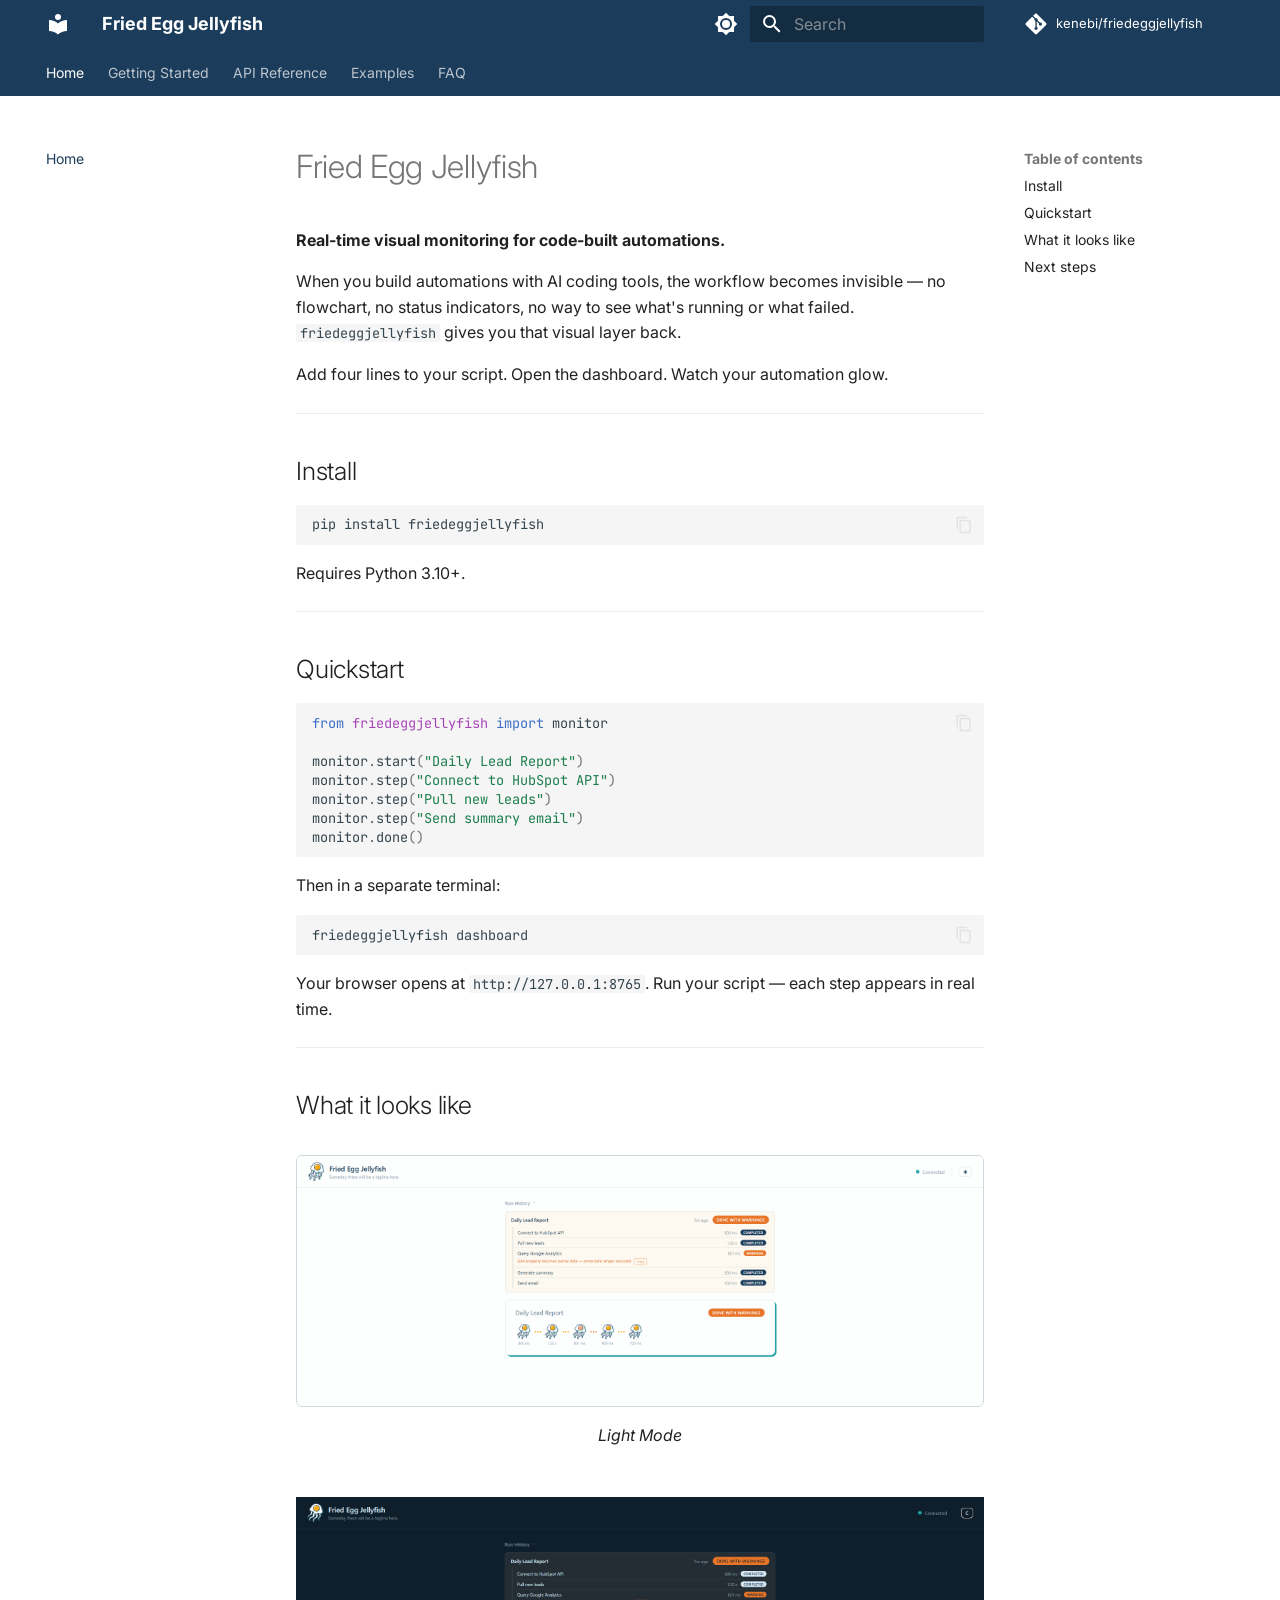
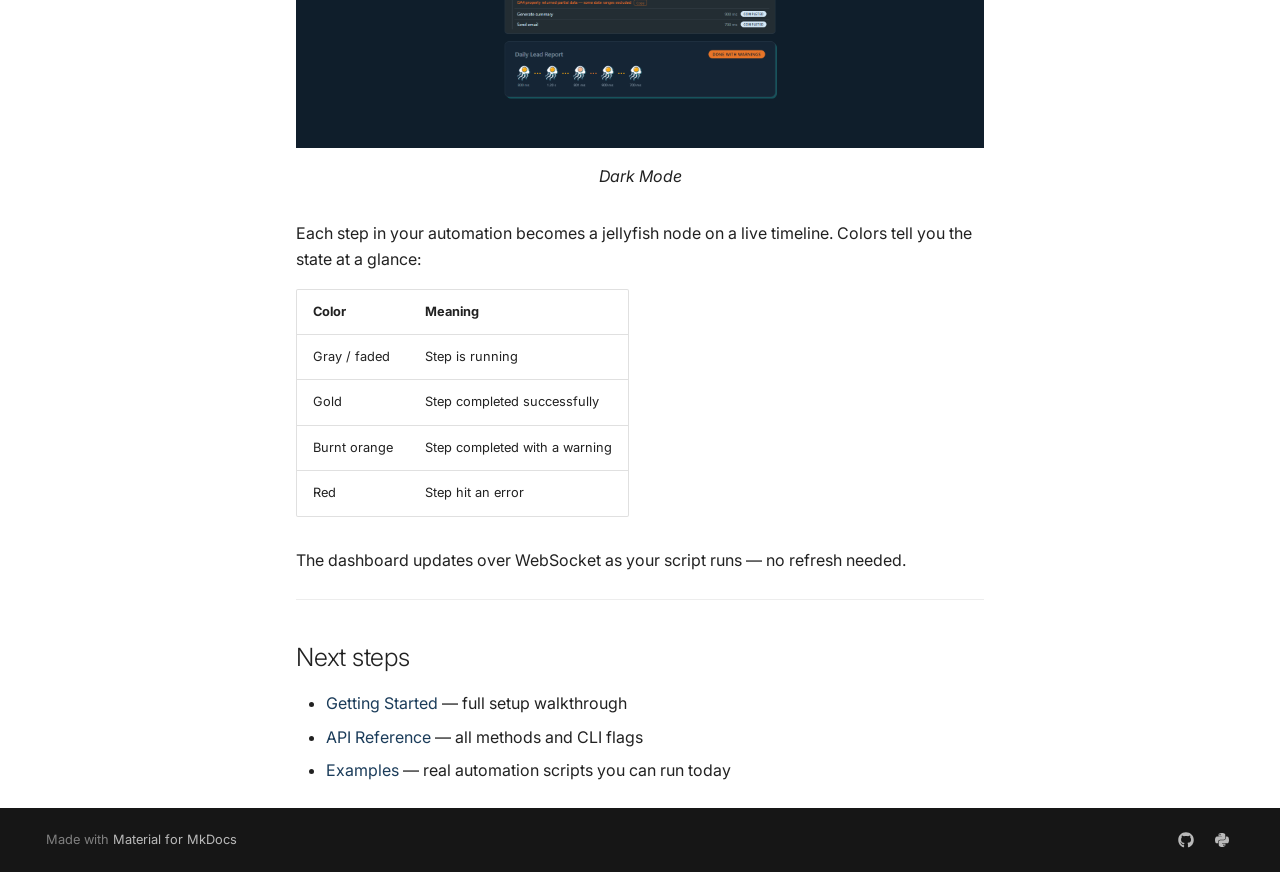
<file: index.html>
<!doctype html>
<html lang="en" class="no-js">
  <head>
    
      <meta charset="utf-8">
      <meta name="viewport" content="width=device-width,initial-scale=1">
      
        <meta name="description" content="Real-time visual monitoring for code-built automations.">
      
      
      
        <link rel="canonical" href="https://kenebi.github.io/friedeggjellyfish/">
      
      
      
        <link rel="next" href="getting-started/">
      
      
        
      
      
      <link rel="icon" href="assets/images/favicon.png">
      <meta name="generator" content="mkdocs-1.6.1, mkdocs-material-9.7.6">
    
    
      
        <title>Fried Egg Jellyfish</title>
      
    
    
      <link rel="stylesheet" href="assets/stylesheets/main.484c7ddc.min.css">
      
        
        <link rel="stylesheet" href="assets/stylesheets/palette.ab4e12ef.min.css">
      
      


    
    
      
    
    
      
        
        
        <link rel="preconnect" href="https://fonts.gstatic.com" crossorigin>
        <link rel="stylesheet" href="https://fonts.googleapis.com/css?family=Inter:300,300i,400,400i,700,700i%7CJetBrains+Mono:400,400i,700,700i&display=fallback">
        <style>:root{--md-text-font:"Inter";--md-code-font:"JetBrains Mono"}</style>
      
    
    
      <link rel="stylesheet" href="stylesheets/extra.css">
    
    <script>__md_scope=new URL(".",location),__md_hash=e=>[...e].reduce(((e,_)=>(e<<5)-e+_.charCodeAt(0)),0),__md_get=(e,_=localStorage,t=__md_scope)=>JSON.parse(_.getItem(t.pathname+"."+e)),__md_set=(e,_,t=localStorage,a=__md_scope)=>{try{t.setItem(a.pathname+"."+e,JSON.stringify(_))}catch(e){}}</script>
    
      

    
    
  </head>
  
  
    
    
      
    
    
    
    
    <body dir="ltr" data-md-color-scheme="default" data-md-color-primary="custom" data-md-color-accent="custom">
  
    
    <input class="md-toggle" data-md-toggle="drawer" type="checkbox" id="__drawer" autocomplete="off">
    <input class="md-toggle" data-md-toggle="search" type="checkbox" id="__search" autocomplete="off">
    <label class="md-overlay" for="__drawer"></label>
    <div data-md-component="skip">
      
        
        <a href="#fried-egg-jellyfish" class="md-skip">
          Skip to content
        </a>
      
    </div>
    <div data-md-component="announce">
      
    </div>
    
    
      

<header class="md-header" data-md-component="header">
  <nav class="md-header__inner md-grid" aria-label="Header">
    <a href="." title="Fried Egg Jellyfish" class="md-header__button md-logo" aria-label="Fried Egg Jellyfish" data-md-component="logo">
      
  
  <svg xmlns="http://www.w3.org/2000/svg" viewBox="0 0 24 24"><path d="M12 8a3 3 0 0 0 3-3 3 3 0 0 0-3-3 3 3 0 0 0-3 3 3 3 0 0 0 3 3m0 3.54C9.64 9.35 6.5 8 3 8v11c3.5 0 6.64 1.35 9 3.54 2.36-2.19 5.5-3.54 9-3.54V8c-3.5 0-6.64 1.35-9 3.54"/></svg>

    </a>
    <label class="md-header__button md-icon" for="__drawer">
      
      <svg xmlns="http://www.w3.org/2000/svg" viewBox="0 0 24 24"><path d="M3 6h18v2H3zm0 5h18v2H3zm0 5h18v2H3z"/></svg>
    </label>
    <div class="md-header__title" data-md-component="header-title">
      <div class="md-header__ellipsis">
        <div class="md-header__topic">
          <span class="md-ellipsis">
            Fried Egg Jellyfish
          </span>
        </div>
        <div class="md-header__topic" data-md-component="header-topic">
          <span class="md-ellipsis">
            
              Home
            
          </span>
        </div>
      </div>
    </div>
    
      
        <form class="md-header__option" data-md-component="palette">
  
    
    
    
    <input class="md-option" data-md-color-media="" data-md-color-scheme="default" data-md-color-primary="custom" data-md-color-accent="custom"  aria-label="Switch to dark mode"  type="radio" name="__palette" id="__palette_0">
    
      <label class="md-header__button md-icon" title="Switch to dark mode" for="__palette_1" hidden>
        <svg xmlns="http://www.w3.org/2000/svg" viewBox="0 0 24 24"><path d="M12 8a4 4 0 0 0-4 4 4 4 0 0 0 4 4 4 4 0 0 0 4-4 4 4 0 0 0-4-4m0 10a6 6 0 0 1-6-6 6 6 0 0 1 6-6 6 6 0 0 1 6 6 6 6 0 0 1-6 6m8-9.31V4h-4.69L12 .69 8.69 4H4v4.69L.69 12 4 15.31V20h4.69L12 23.31 15.31 20H20v-4.69L23.31 12z"/></svg>
      </label>
    
  
    
    
    
    <input class="md-option" data-md-color-media="" data-md-color-scheme="slate" data-md-color-primary="custom" data-md-color-accent="custom"  aria-label="Switch to light mode"  type="radio" name="__palette" id="__palette_1">
    
      <label class="md-header__button md-icon" title="Switch to light mode" for="__palette_0" hidden>
        <svg xmlns="http://www.w3.org/2000/svg" viewBox="0 0 24 24"><path d="M12 18c-.89 0-1.74-.2-2.5-.55C11.56 16.5 13 14.42 13 12s-1.44-4.5-3.5-5.45C10.26 6.2 11.11 6 12 6a6 6 0 0 1 6 6 6 6 0 0 1-6 6m8-9.31V4h-4.69L12 .69 8.69 4H4v4.69L.69 12 4 15.31V20h4.69L12 23.31 15.31 20H20v-4.69L23.31 12z"/></svg>
      </label>
    
  
</form>
      
    
    
      <script>var palette=__md_get("__palette");if(palette&&palette.color){if("(prefers-color-scheme)"===palette.color.media){var media=matchMedia("(prefers-color-scheme: light)"),input=document.querySelector(media.matches?"[data-md-color-media='(prefers-color-scheme: light)']":"[data-md-color-media='(prefers-color-scheme: dark)']");palette.color.media=input.getAttribute("data-md-color-media"),palette.color.scheme=input.getAttribute("data-md-color-scheme"),palette.color.primary=input.getAttribute("data-md-color-primary"),palette.color.accent=input.getAttribute("data-md-color-accent")}for(var[key,value]of Object.entries(palette.color))document.body.setAttribute("data-md-color-"+key,value)}</script>
    
    
    
      
      
        <label class="md-header__button md-icon" for="__search">
          
          <svg xmlns="http://www.w3.org/2000/svg" viewBox="0 0 24 24"><path d="M9.5 3A6.5 6.5 0 0 1 16 9.5c0 1.61-.59 3.09-1.56 4.23l.27.27h.79l5 5-1.5 1.5-5-5v-.79l-.27-.27A6.52 6.52 0 0 1 9.5 16 6.5 6.5 0 0 1 3 9.5 6.5 6.5 0 0 1 9.5 3m0 2C7 5 5 7 5 9.5S7 14 9.5 14 14 12 14 9.5 12 5 9.5 5"/></svg>
        </label>
        <div class="md-search" data-md-component="search" role="dialog">
  <label class="md-search__overlay" for="__search"></label>
  <div class="md-search__inner" role="search">
    <form class="md-search__form" name="search">
      <input type="text" class="md-search__input" name="query" aria-label="Search" placeholder="Search" autocapitalize="off" autocorrect="off" autocomplete="off" spellcheck="false" data-md-component="search-query" required>
      <label class="md-search__icon md-icon" for="__search">
        
        <svg xmlns="http://www.w3.org/2000/svg" viewBox="0 0 24 24"><path d="M9.5 3A6.5 6.5 0 0 1 16 9.5c0 1.61-.59 3.09-1.56 4.23l.27.27h.79l5 5-1.5 1.5-5-5v-.79l-.27-.27A6.52 6.52 0 0 1 9.5 16 6.5 6.5 0 0 1 3 9.5 6.5 6.5 0 0 1 9.5 3m0 2C7 5 5 7 5 9.5S7 14 9.5 14 14 12 14 9.5 12 5 9.5 5"/></svg>
        
        <svg xmlns="http://www.w3.org/2000/svg" viewBox="0 0 24 24"><path d="M20 11v2H8l5.5 5.5-1.42 1.42L4.16 12l7.92-7.92L13.5 5.5 8 11z"/></svg>
      </label>
      <nav class="md-search__options" aria-label="Search">
        
        <button type="reset" class="md-search__icon md-icon" title="Clear" aria-label="Clear" tabindex="-1">
          
          <svg xmlns="http://www.w3.org/2000/svg" viewBox="0 0 24 24"><path d="M19 6.41 17.59 5 12 10.59 6.41 5 5 6.41 10.59 12 5 17.59 6.41 19 12 13.41 17.59 19 19 17.59 13.41 12z"/></svg>
        </button>
      </nav>
      
    </form>
    <div class="md-search__output">
      <div class="md-search__scrollwrap" tabindex="0" data-md-scrollfix>
        <div class="md-search-result" data-md-component="search-result">
          <div class="md-search-result__meta">
            Initializing search
          </div>
          <ol class="md-search-result__list" role="presentation"></ol>
        </div>
      </div>
    </div>
  </div>
</div>
      
    
    
      <div class="md-header__source">
        <a href="https://github.com/kenebi/friedeggjellyfish" title="Go to repository" class="md-source" data-md-component="source">
  <div class="md-source__icon md-icon">
    
    <svg xmlns="http://www.w3.org/2000/svg" viewBox="0 0 448 512"><!--! Font Awesome Free 7.1.0 by @fontawesome - https://fontawesome.com License - https://fontawesome.com/license/free (Icons: CC BY 4.0, Fonts: SIL OFL 1.1, Code: MIT License) Copyright 2025 Fonticons, Inc.--><path d="M439.6 236.1 244 40.5c-5.4-5.5-12.8-8.5-20.4-8.5s-15 3-20.4 8.4L162.5 81l51.5 51.5c27.1-9.1 52.7 16.8 43.4 43.7l49.7 49.7c34.2-11.8 61.2 31 35.5 56.7-26.5 26.5-70.2-2.9-56-37.3L240.3 199v121.9c25.3 12.5 22.3 41.8 9.1 55-6.4 6.4-15.2 10.1-24.3 10.1s-17.8-3.6-24.3-10.1c-17.6-17.6-11.1-46.9 11.2-56v-123c-20.8-8.5-24.6-30.7-18.6-45L142.6 101 8.5 235.1C3 240.6 0 247.9 0 255.5s3 15 8.5 20.4l195.6 195.7c5.4 5.4 12.7 8.4 20.4 8.4s15-3 20.4-8.4l194.7-194.7c5.4-5.4 8.4-12.8 8.4-20.4s-3-15-8.4-20.4"/></svg>
  </div>
  <div class="md-source__repository">
    kenebi/friedeggjellyfish
  </div>
</a>
      </div>
    
  </nav>
  
</header>
    
    <div class="md-container" data-md-component="container">
      
      
        
          
            
<nav class="md-tabs" aria-label="Tabs" data-md-component="tabs">
  <div class="md-grid">
    <ul class="md-tabs__list">
      
        
  
  
  
    
  
  
    <li class="md-tabs__item md-tabs__item--active">
      <a href="." class="md-tabs__link">
        
  
  
    
  
  Home

      </a>
    </li>
  

      
        
  
  
  
  
    <li class="md-tabs__item">
      <a href="getting-started/" class="md-tabs__link">
        
  
  
    
  
  Getting Started

      </a>
    </li>
  

      
        
  
  
  
  
    <li class="md-tabs__item">
      <a href="api-reference/" class="md-tabs__link">
        
  
  
    
  
  API Reference

      </a>
    </li>
  

      
        
  
  
  
  
    <li class="md-tabs__item">
      <a href="examples/" class="md-tabs__link">
        
  
  
    
  
  Examples

      </a>
    </li>
  

      
        
  
  
  
  
    <li class="md-tabs__item">
      <a href="faq/" class="md-tabs__link">
        
  
  
    
  
  FAQ

      </a>
    </li>
  

      
    </ul>
  </div>
</nav>
          
        
      
      <main class="md-main" data-md-component="main">
        <div class="md-main__inner md-grid">
          
            
              
              <div class="md-sidebar md-sidebar--primary" data-md-component="sidebar" data-md-type="navigation" >
                <div class="md-sidebar__scrollwrap">
                  <div class="md-sidebar__inner">
                    


  


<nav class="md-nav md-nav--primary md-nav--lifted" aria-label="Navigation" data-md-level="0">
  <label class="md-nav__title" for="__drawer">
    <a href="." title="Fried Egg Jellyfish" class="md-nav__button md-logo" aria-label="Fried Egg Jellyfish" data-md-component="logo">
      
  
  <svg xmlns="http://www.w3.org/2000/svg" viewBox="0 0 24 24"><path d="M12 8a3 3 0 0 0 3-3 3 3 0 0 0-3-3 3 3 0 0 0-3 3 3 3 0 0 0 3 3m0 3.54C9.64 9.35 6.5 8 3 8v11c3.5 0 6.64 1.35 9 3.54 2.36-2.19 5.5-3.54 9-3.54V8c-3.5 0-6.64 1.35-9 3.54"/></svg>

    </a>
    Fried Egg Jellyfish
  </label>
  
    <div class="md-nav__source">
      <a href="https://github.com/kenebi/friedeggjellyfish" title="Go to repository" class="md-source" data-md-component="source">
  <div class="md-source__icon md-icon">
    
    <svg xmlns="http://www.w3.org/2000/svg" viewBox="0 0 448 512"><!--! Font Awesome Free 7.1.0 by @fontawesome - https://fontawesome.com License - https://fontawesome.com/license/free (Icons: CC BY 4.0, Fonts: SIL OFL 1.1, Code: MIT License) Copyright 2025 Fonticons, Inc.--><path d="M439.6 236.1 244 40.5c-5.4-5.5-12.8-8.5-20.4-8.5s-15 3-20.4 8.4L162.5 81l51.5 51.5c27.1-9.1 52.7 16.8 43.4 43.7l49.7 49.7c34.2-11.8 61.2 31 35.5 56.7-26.5 26.5-70.2-2.9-56-37.3L240.3 199v121.9c25.3 12.5 22.3 41.8 9.1 55-6.4 6.4-15.2 10.1-24.3 10.1s-17.8-3.6-24.3-10.1c-17.6-17.6-11.1-46.9 11.2-56v-123c-20.8-8.5-24.6-30.7-18.6-45L142.6 101 8.5 235.1C3 240.6 0 247.9 0 255.5s3 15 8.5 20.4l195.6 195.7c5.4 5.4 12.7 8.4 20.4 8.4s15-3 20.4-8.4l194.7-194.7c5.4-5.4 8.4-12.8 8.4-20.4s-3-15-8.4-20.4"/></svg>
  </div>
  <div class="md-source__repository">
    kenebi/friedeggjellyfish
  </div>
</a>
    </div>
  
  <ul class="md-nav__list" data-md-scrollfix>
    
      
      
  
  
    
  
  
  
    <li class="md-nav__item md-nav__item--active">
      
      <input class="md-nav__toggle md-toggle" type="checkbox" id="__toc">
      
      
        
      
      
        <label class="md-nav__link md-nav__link--active" for="__toc">
          
  
  
  <span class="md-ellipsis">
    
  
    Home
  

    
  </span>
  
  

          <span class="md-nav__icon md-icon"></span>
        </label>
      
      <a href="." class="md-nav__link md-nav__link--active">
        
  
  
  <span class="md-ellipsis">
    
  
    Home
  

    
  </span>
  
  

      </a>
      
        

<nav class="md-nav md-nav--secondary" aria-label="Table of contents">
  
  
  
    
  
  
    <label class="md-nav__title" for="__toc">
      <span class="md-nav__icon md-icon"></span>
      Table of contents
    </label>
    <ul class="md-nav__list" data-md-component="toc" data-md-scrollfix>
      
        <li class="md-nav__item">
  <a href="#install" class="md-nav__link">
    <span class="md-ellipsis">
      
        Install
      
    </span>
  </a>
  
</li>
      
        <li class="md-nav__item">
  <a href="#quickstart" class="md-nav__link">
    <span class="md-ellipsis">
      
        Quickstart
      
    </span>
  </a>
  
</li>
      
        <li class="md-nav__item">
  <a href="#what-it-looks-like" class="md-nav__link">
    <span class="md-ellipsis">
      
        What it looks like
      
    </span>
  </a>
  
</li>
      
        <li class="md-nav__item">
  <a href="#next-steps" class="md-nav__link">
    <span class="md-ellipsis">
      
        Next steps
      
    </span>
  </a>
  
</li>
      
    </ul>
  
</nav>
      
    </li>
  

    
      
      
  
  
  
  
    <li class="md-nav__item">
      <a href="getting-started/" class="md-nav__link">
        
  
  
  <span class="md-ellipsis">
    
  
    Getting Started
  

    
  </span>
  
  

      </a>
    </li>
  

    
      
      
  
  
  
  
    <li class="md-nav__item">
      <a href="api-reference/" class="md-nav__link">
        
  
  
  <span class="md-ellipsis">
    
  
    API Reference
  

    
  </span>
  
  

      </a>
    </li>
  

    
      
      
  
  
  
  
    <li class="md-nav__item">
      <a href="examples/" class="md-nav__link">
        
  
  
  <span class="md-ellipsis">
    
  
    Examples
  

    
  </span>
  
  

      </a>
    </li>
  

    
      
      
  
  
  
  
    <li class="md-nav__item">
      <a href="faq/" class="md-nav__link">
        
  
  
  <span class="md-ellipsis">
    
  
    FAQ
  

    
  </span>
  
  

      </a>
    </li>
  

    
  </ul>
</nav>
                  </div>
                </div>
              </div>
            
            
              
              <div class="md-sidebar md-sidebar--secondary" data-md-component="sidebar" data-md-type="toc" >
                <div class="md-sidebar__scrollwrap">
                  <div class="md-sidebar__inner">
                    

<nav class="md-nav md-nav--secondary" aria-label="Table of contents">
  
  
  
    
  
  
    <label class="md-nav__title" for="__toc">
      <span class="md-nav__icon md-icon"></span>
      Table of contents
    </label>
    <ul class="md-nav__list" data-md-component="toc" data-md-scrollfix>
      
        <li class="md-nav__item">
  <a href="#install" class="md-nav__link">
    <span class="md-ellipsis">
      
        Install
      
    </span>
  </a>
  
</li>
      
        <li class="md-nav__item">
  <a href="#quickstart" class="md-nav__link">
    <span class="md-ellipsis">
      
        Quickstart
      
    </span>
  </a>
  
</li>
      
        <li class="md-nav__item">
  <a href="#what-it-looks-like" class="md-nav__link">
    <span class="md-ellipsis">
      
        What it looks like
      
    </span>
  </a>
  
</li>
      
        <li class="md-nav__item">
  <a href="#next-steps" class="md-nav__link">
    <span class="md-ellipsis">
      
        Next steps
      
    </span>
  </a>
  
</li>
      
    </ul>
  
</nav>
                  </div>
                </div>
              </div>
            
          
          
            <div class="md-content" data-md-component="content">
              
              <article class="md-content__inner md-typeset">
                
                  


  
  


<h1 id="fried-egg-jellyfish">Fried Egg Jellyfish</h1>
<p><strong>Real-time visual monitoring for code-built automations.</strong></p>
<p>When you build automations with AI coding tools, the workflow becomes invisible — no flowchart, no status indicators, no way to see what's running or what failed. <code>friedeggjellyfish</code> gives you that visual layer back.</p>
<p>Add four lines to your script. Open the dashboard. Watch your automation glow.</p>
<hr />
<h2 id="install">Install</h2>
<div class="highlight"><pre><span></span><code><a id="__codelineno-0-1" name="__codelineno-0-1" href="#__codelineno-0-1"></a>pip install friedeggjellyfish
</code></pre></div>
<p>Requires Python 3.10+.</p>
<hr />
<h2 id="quickstart">Quickstart</h2>
<div class="highlight"><pre><span></span><code><a id="__codelineno-1-1" name="__codelineno-1-1" href="#__codelineno-1-1"></a><span class="kn">from</span><span class="w"> </span><span class="nn">friedeggjellyfish</span><span class="w"> </span><span class="kn">import</span> <span class="n">monitor</span>
<a id="__codelineno-1-2" name="__codelineno-1-2" href="#__codelineno-1-2"></a>
<a id="__codelineno-1-3" name="__codelineno-1-3" href="#__codelineno-1-3"></a><span class="n">monitor</span><span class="o">.</span><span class="n">start</span><span class="p">(</span><span class="s2">&quot;Daily Lead Report&quot;</span><span class="p">)</span>
<a id="__codelineno-1-4" name="__codelineno-1-4" href="#__codelineno-1-4"></a><span class="n">monitor</span><span class="o">.</span><span class="n">step</span><span class="p">(</span><span class="s2">&quot;Connect to HubSpot API&quot;</span><span class="p">)</span>
<a id="__codelineno-1-5" name="__codelineno-1-5" href="#__codelineno-1-5"></a><span class="n">monitor</span><span class="o">.</span><span class="n">step</span><span class="p">(</span><span class="s2">&quot;Pull new leads&quot;</span><span class="p">)</span>
<a id="__codelineno-1-6" name="__codelineno-1-6" href="#__codelineno-1-6"></a><span class="n">monitor</span><span class="o">.</span><span class="n">step</span><span class="p">(</span><span class="s2">&quot;Send summary email&quot;</span><span class="p">)</span>
<a id="__codelineno-1-7" name="__codelineno-1-7" href="#__codelineno-1-7"></a><span class="n">monitor</span><span class="o">.</span><span class="n">done</span><span class="p">()</span>
</code></pre></div>
<p>Then in a separate terminal:</p>
<div class="highlight"><pre><span></span><code><a id="__codelineno-2-1" name="__codelineno-2-1" href="#__codelineno-2-1"></a>friedeggjellyfish dashboard
</code></pre></div>
<p>Your browser opens at <code>http://127.0.0.1:8765</code>. Run your script — each step appears in real time.</p>
<hr />
<h2 id="what-it-looks-like">What it looks like</h2>
<figure>
<p><img alt="FEJ dashboard in light mode" class="screenshot-light" src="assets/dashboard-light-collapse-run-history.png" />
  </p>
<figcaption>Light Mode</figcaption>
</figure>
<figure>
<p><img alt="FEJ dashboard in dark mode" src="assets/dashboard-dark-collapse-run-history.png" />
  </p>
<figcaption>Dark Mode</figcaption>
</figure>
<p>Each step in your automation becomes a jellyfish node on a live timeline. Colors tell you the state at a glance:</p>
<table>
<thead>
<tr>
<th>Color</th>
<th>Meaning</th>
</tr>
</thead>
<tbody>
<tr>
<td>Gray / faded</td>
<td>Step is running</td>
</tr>
<tr>
<td>Gold</td>
<td>Step completed successfully</td>
</tr>
<tr>
<td>Burnt orange</td>
<td>Step completed with a warning</td>
</tr>
<tr>
<td>Red</td>
<td>Step hit an error</td>
</tr>
</tbody>
</table>
<p>The dashboard updates over WebSocket as your script runs — no refresh needed.</p>
<hr />
<h2 id="next-steps">Next steps</h2>
<ul>
<li><a href="getting-started/">Getting Started</a> — full setup walkthrough</li>
<li><a href="api-reference/">API Reference</a> — all methods and CLI flags</li>
<li><a href="examples/">Examples</a> — real automation scripts you can run today</li>
</ul>












                
              </article>
            </div>
          
          
<script>var target=document.getElementById(location.hash.slice(1));target&&target.name&&(target.checked=target.name.startsWith("__tabbed_"))</script>
        </div>
        
          <button type="button" class="md-top md-icon" data-md-component="top" hidden>
  
  <svg xmlns="http://www.w3.org/2000/svg" viewBox="0 0 24 24"><path d="M13 20h-2V8l-5.5 5.5-1.42-1.42L12 4.16l7.92 7.92-1.42 1.42L13 8z"/></svg>
  Back to top
</button>
        
      </main>
      
        <footer class="md-footer">
  
  <div class="md-footer-meta md-typeset">
    <div class="md-footer-meta__inner md-grid">
      <div class="md-copyright">
  
  
    Made with
    <a href="https://squidfunk.github.io/mkdocs-material/" target="_blank" rel="noopener">
      Material for MkDocs
    </a>
  
</div>
      
        
<div class="md-social">
  
    
    
    
    
      
      
    
    <a href="https://github.com/kenebi/friedeggjellyfish" target="_blank" rel="noopener" title="github.com" class="md-social__link">
      <svg xmlns="http://www.w3.org/2000/svg" viewBox="0 0 512 512"><!--! Font Awesome Free 7.1.0 by @fontawesome - https://fontawesome.com License - https://fontawesome.com/license/free (Icons: CC BY 4.0, Fonts: SIL OFL 1.1, Code: MIT License) Copyright 2025 Fonticons, Inc.--><path d="M173.9 397.4c0 2-2.3 3.6-5.2 3.6-3.3.3-5.6-1.3-5.6-3.6 0-2 2.3-3.6 5.2-3.6 3-.3 5.6 1.3 5.6 3.6m-31.1-4.5c-.7 2 1.3 4.3 4.3 4.9 2.6 1 5.6 0 6.2-2s-1.3-4.3-4.3-5.2c-2.6-.7-5.5.3-6.2 2.3m44.2-1.7c-2.9.7-4.9 2.6-4.6 4.9.3 2 2.9 3.3 5.9 2.6 2.9-.7 4.9-2.6 4.6-4.6-.3-1.9-3-3.2-5.9-2.9M252.8 8C114.1 8 8 113.3 8 252c0 110.9 69.8 205.8 169.5 239.2 12.8 2.3 17.3-5.6 17.3-12.1 0-6.2-.3-40.4-.3-61.4 0 0-70 15-84.7-29.8 0 0-11.4-29.1-27.8-36.6 0 0-22.9-15.7 1.6-15.4 0 0 24.9 2 38.6 25.8 21.9 38.6 58.6 27.5 72.9 20.9 2.3-16 8.8-27.1 16-33.7-55.9-6.2-112.3-14.3-112.3-110.5 0-27.5 7.6-41.3 23.6-58.9-2.6-6.5-11.1-33.3 2.6-67.9 20.9-6.5 69 27 69 27 20-5.6 41.5-8.5 62.8-8.5s42.8 2.9 62.8 8.5c0 0 48.1-33.6 69-27 13.7 34.7 5.2 61.4 2.6 67.9 16 17.7 25.8 31.5 25.8 58.9 0 96.5-58.9 104.2-114.8 110.5 9.2 7.9 17 22.9 17 46.4 0 33.7-.3 75.4-.3 83.6 0 6.5 4.6 14.4 17.3 12.1C436.2 457.8 504 362.9 504 252 504 113.3 391.5 8 252.8 8M105.2 352.9c-1.3 1-1 3.3.7 5.2 1.6 1.6 3.9 2.3 5.2 1 1.3-1 1-3.3-.7-5.2-1.6-1.6-3.9-2.3-5.2-1m-10.8-8.1c-.7 1.3.3 2.9 2.3 3.9 1.6 1 3.6.7 4.3-.7.7-1.3-.3-2.9-2.3-3.9-2-.6-3.6-.3-4.3.7m32.4 35.6c-1.6 1.3-1 4.3 1.3 6.2 2.3 2.3 5.2 2.6 6.5 1 1.3-1.3.7-4.3-1.3-6.2-2.2-2.3-5.2-2.6-6.5-1m-11.4-14.7c-1.6 1-1.6 3.6 0 5.9s4.3 3.3 5.6 2.3c1.6-1.3 1.6-3.9 0-6.2-1.4-2.3-4-3.3-5.6-2"/></svg>
    </a>
  
    
    
    
    
      
      
    
    <a href="https://pypi.org/project/friedeggjellyfish/" target="_blank" rel="noopener" title="pypi.org" class="md-social__link">
      <svg xmlns="http://www.w3.org/2000/svg" viewBox="0 0 448 512"><!--! Font Awesome Free 7.1.0 by @fontawesome - https://fontawesome.com License - https://fontawesome.com/license/free (Icons: CC BY 4.0, Fonts: SIL OFL 1.1, Code: MIT License) Copyright 2025 Fonticons, Inc.--><path d="M439.8 200.5c-7.7-30.9-22.3-54.2-53.4-54.2h-40.1v47.4c0 36.8-31.2 67.8-66.8 67.8H172.7c-29.2 0-53.4 25-53.4 54.3v101.8c0 29 25.2 46 53.4 54.3 33.8 9.9 66.3 11.7 106.8 0 26.9-7.8 53.4-23.5 53.4-54.3v-40.7H226.2v-13.6h160.2c31.1 0 42.6-21.7 53.4-54.2 11.2-33.5 10.7-65.7 0-108.6M286.2 444.7a20.4 20.4 0 1 1 0-40.7 20.4 20.4 0 1 1 0 40.7M167.8 248.1h106.8c29.7 0 53.4-24.5 53.4-54.3V91.9c0-29-24.4-50.7-53.4-55.6-35.8-5.9-74.7-5.6-106.8.1-45.2 8-53.4 24.7-53.4 55.6v40.7h106.9v13.6h-147c-31.1 0-58.3 18.7-66.8 54.2-9.8 40.7-10.2 66.1 0 108.6 7.6 31.6 25.7 54.2 56.8 54.2H101v-48.8c0-35.3 30.5-66.4 66.8-66.4m-6.6-183.4a20.4 20.4 0 1 1 0 40.8 20.4 20.4 0 1 1 0-40.8"/></svg>
    </a>
  
</div>
      
    </div>
  </div>
</footer>
      
    </div>
    <div class="md-dialog" data-md-component="dialog">
      <div class="md-dialog__inner md-typeset"></div>
    </div>
    
    
    
      
      
      <script id="__config" type="application/json">{"annotate": null, "base": ".", "features": ["navigation.tabs", "navigation.top", "content.code.copy", "toc.follow"], "search": "assets/javascripts/workers/search.2c215733.min.js", "tags": null, "translations": {"clipboard.copied": "Copied to clipboard", "clipboard.copy": "Copy to clipboard", "search.result.more.one": "1 more on this page", "search.result.more.other": "# more on this page", "search.result.none": "No matching documents", "search.result.one": "1 matching document", "search.result.other": "# matching documents", "search.result.placeholder": "Type to start searching", "search.result.term.missing": "Missing", "select.version": "Select version"}, "version": null}</script>
    
    
      <script src="assets/javascripts/bundle.79ae519e.min.js"></script>
      
    
  </body>
</html>
</file>
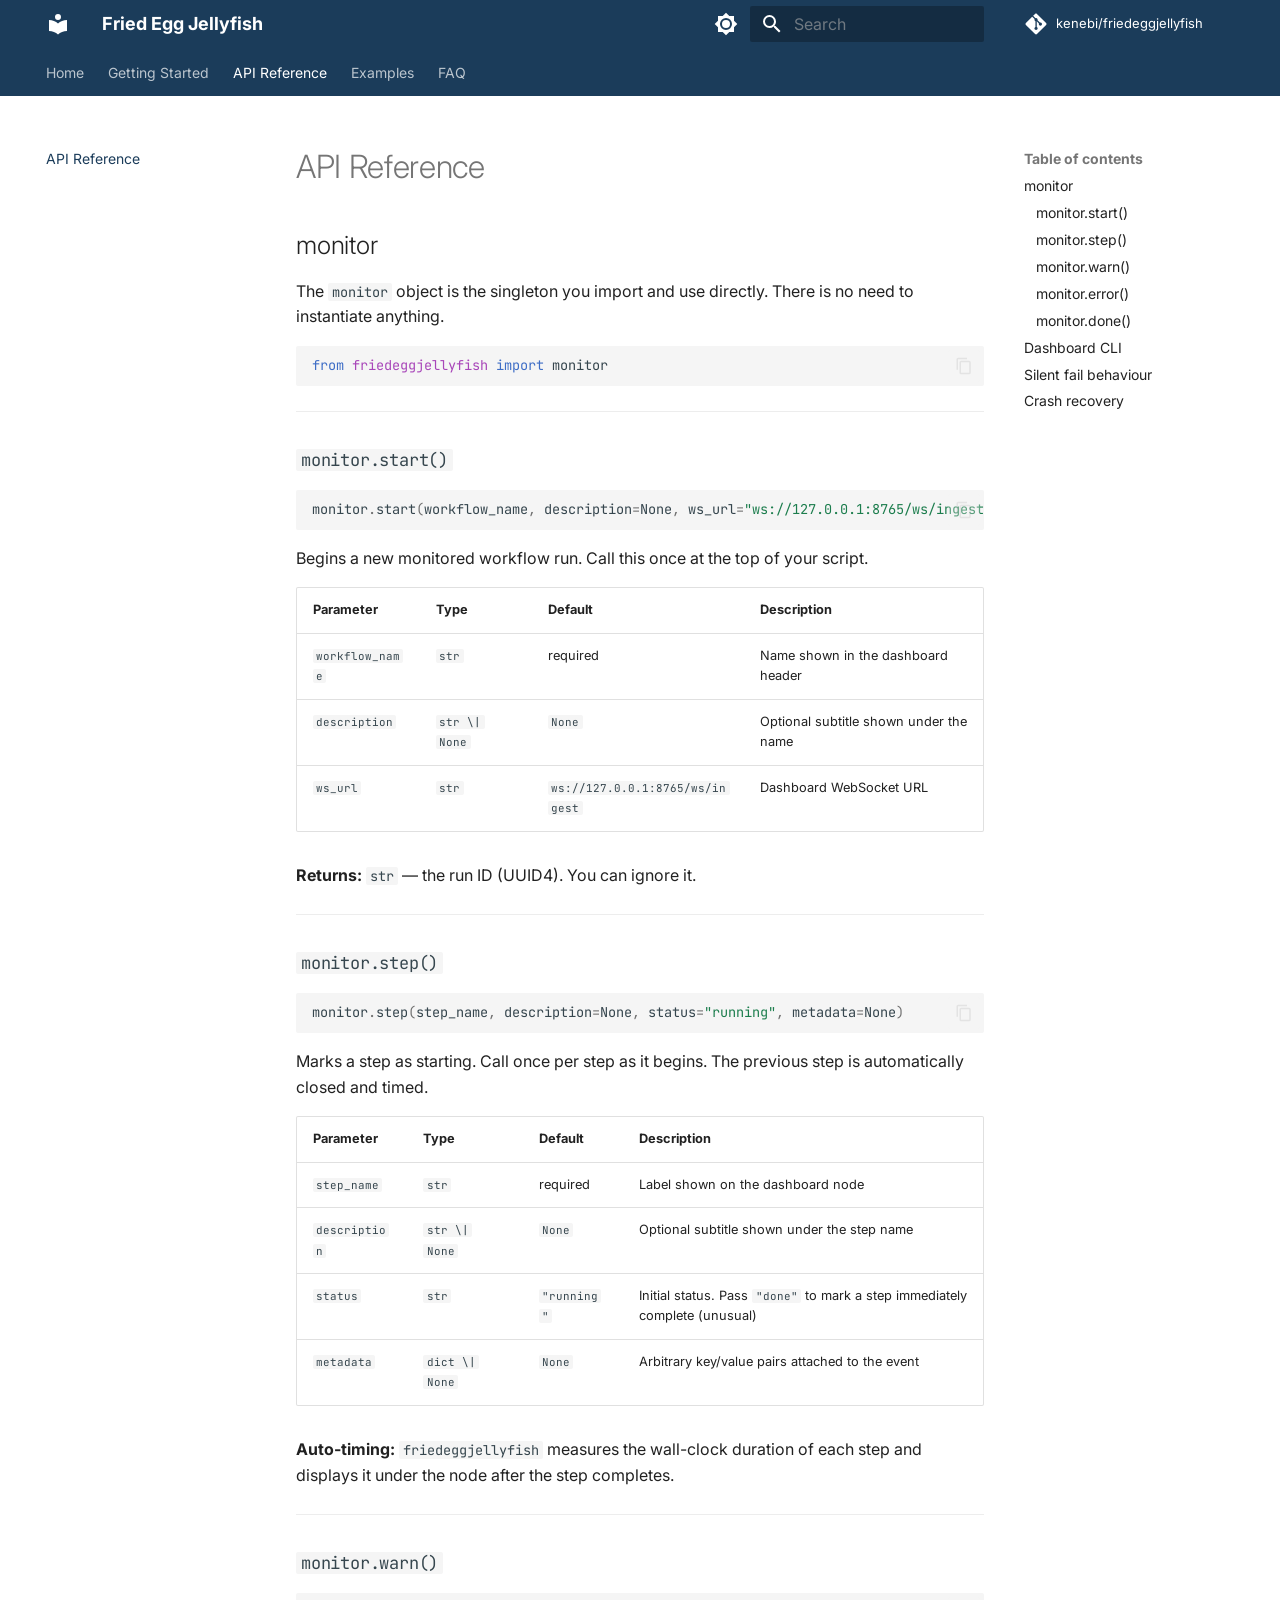
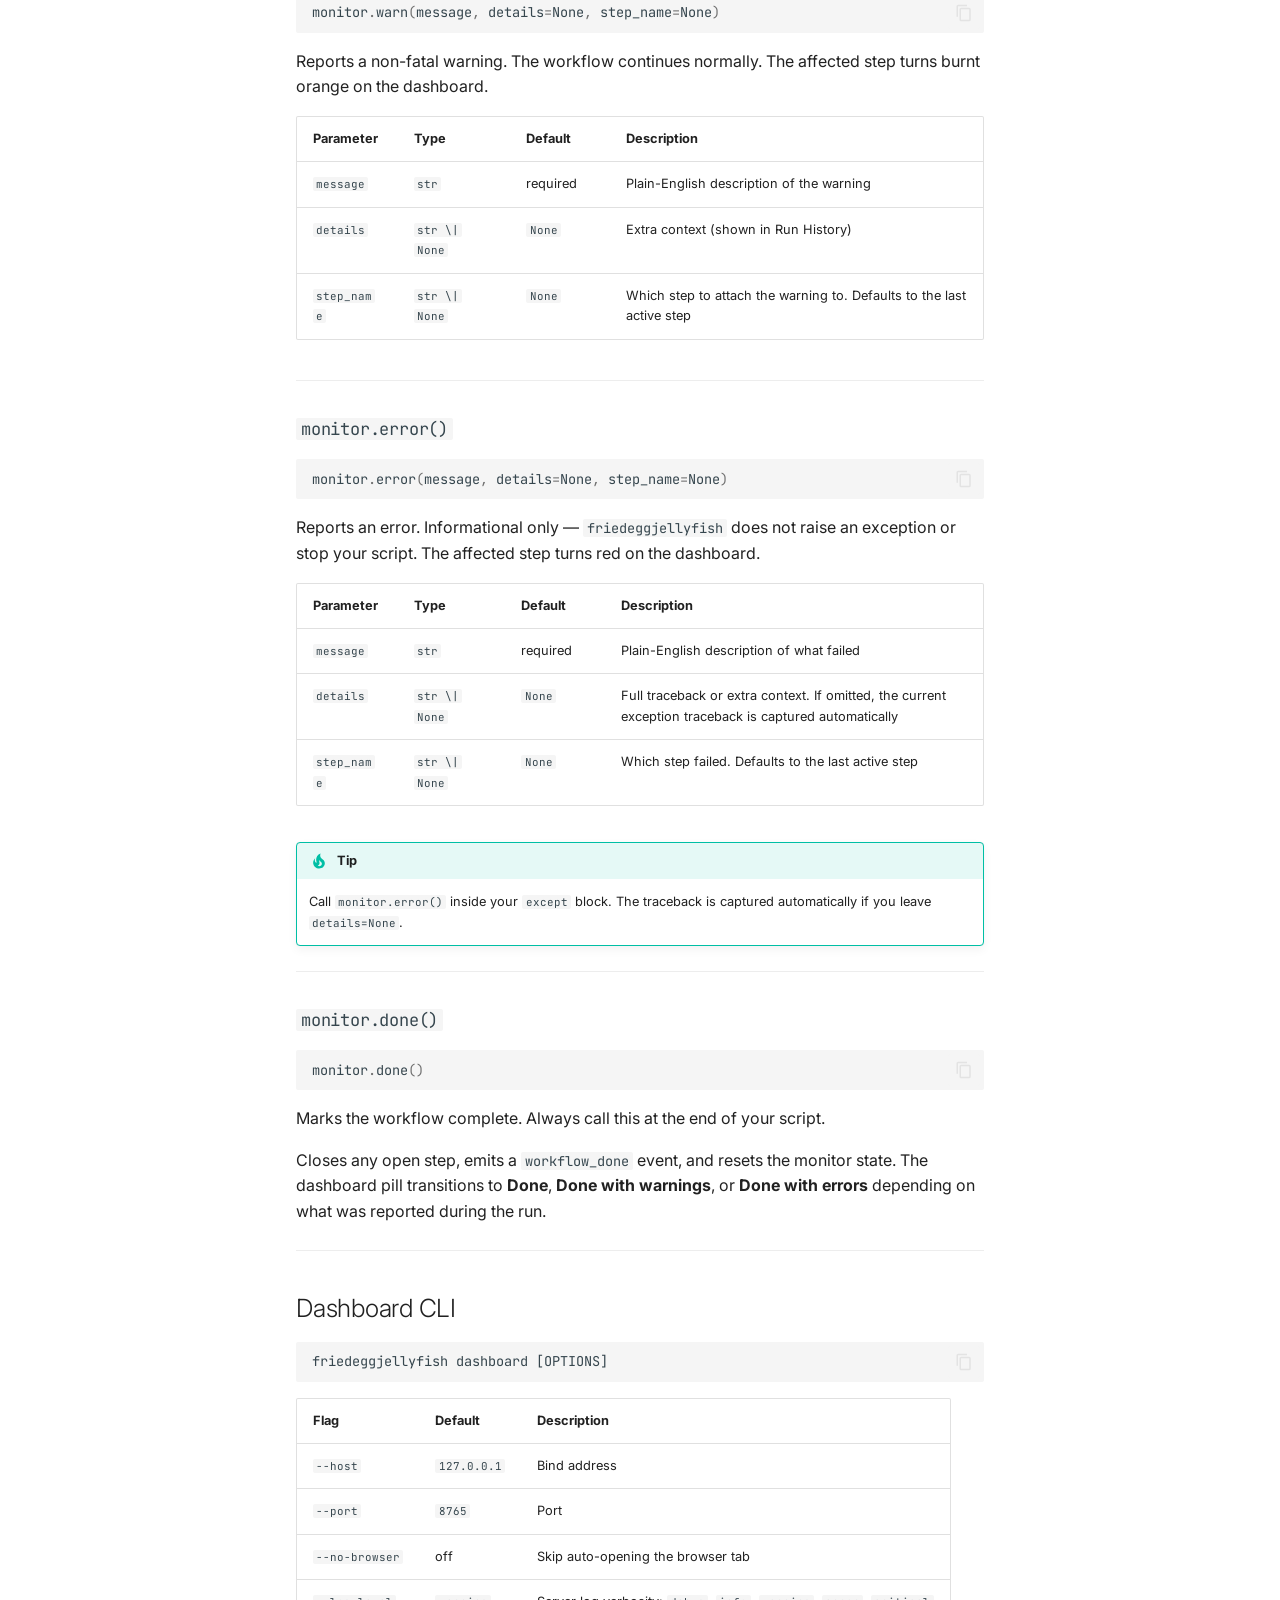
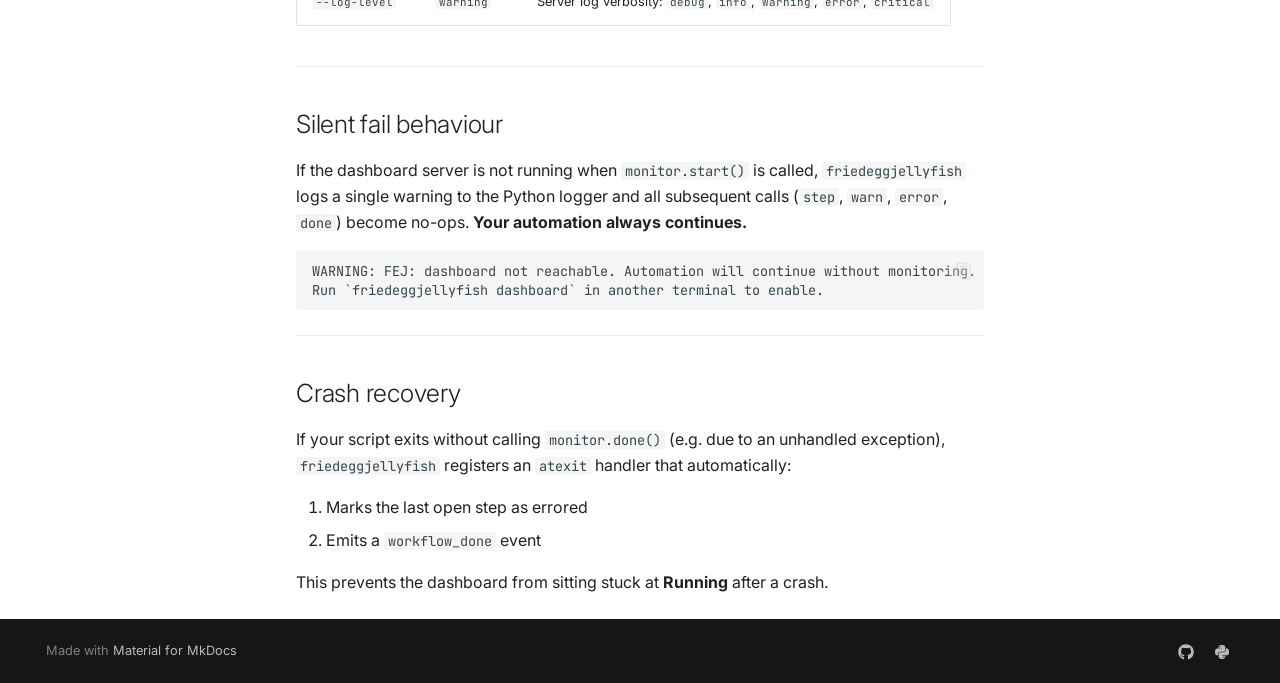
<file: api-reference/index.html>
<!doctype html>
<html lang="en" class="no-js">
  <head>
    
      <meta charset="utf-8">
      <meta name="viewport" content="width=device-width,initial-scale=1">
      
        <meta name="description" content="Real-time visual monitoring for code-built automations.">
      
      
      
        <link rel="canonical" href="https://kenebi.github.io/friedeggjellyfish/api-reference/">
      
      
        <link rel="prev" href="../getting-started/">
      
      
        <link rel="next" href="../examples/">
      
      
        
      
      
      <link rel="icon" href="../assets/images/favicon.png">
      <meta name="generator" content="mkdocs-1.6.1, mkdocs-material-9.7.6">
    
    
      
        <title>API Reference - Fried Egg Jellyfish</title>
      
    
    
      <link rel="stylesheet" href="../assets/stylesheets/main.484c7ddc.min.css">
      
        
        <link rel="stylesheet" href="../assets/stylesheets/palette.ab4e12ef.min.css">
      
      


    
    
      
    
    
      
        
        
        <link rel="preconnect" href="https://fonts.gstatic.com" crossorigin>
        <link rel="stylesheet" href="https://fonts.googleapis.com/css?family=Inter:300,300i,400,400i,700,700i%7CJetBrains+Mono:400,400i,700,700i&display=fallback">
        <style>:root{--md-text-font:"Inter";--md-code-font:"JetBrains Mono"}</style>
      
    
    
      <link rel="stylesheet" href="../stylesheets/extra.css">
    
    <script>__md_scope=new URL("..",location),__md_hash=e=>[...e].reduce(((e,_)=>(e<<5)-e+_.charCodeAt(0)),0),__md_get=(e,_=localStorage,t=__md_scope)=>JSON.parse(_.getItem(t.pathname+"."+e)),__md_set=(e,_,t=localStorage,a=__md_scope)=>{try{t.setItem(a.pathname+"."+e,JSON.stringify(_))}catch(e){}}</script>
    
      

    
    
  </head>
  
  
    
    
      
    
    
    
    
    <body dir="ltr" data-md-color-scheme="default" data-md-color-primary="custom" data-md-color-accent="custom">
  
    
    <input class="md-toggle" data-md-toggle="drawer" type="checkbox" id="__drawer" autocomplete="off">
    <input class="md-toggle" data-md-toggle="search" type="checkbox" id="__search" autocomplete="off">
    <label class="md-overlay" for="__drawer"></label>
    <div data-md-component="skip">
      
        
        <a href="#api-reference" class="md-skip">
          Skip to content
        </a>
      
    </div>
    <div data-md-component="announce">
      
    </div>
    
    
      

<header class="md-header" data-md-component="header">
  <nav class="md-header__inner md-grid" aria-label="Header">
    <a href=".." title="Fried Egg Jellyfish" class="md-header__button md-logo" aria-label="Fried Egg Jellyfish" data-md-component="logo">
      
  
  <svg xmlns="http://www.w3.org/2000/svg" viewBox="0 0 24 24"><path d="M12 8a3 3 0 0 0 3-3 3 3 0 0 0-3-3 3 3 0 0 0-3 3 3 3 0 0 0 3 3m0 3.54C9.64 9.35 6.5 8 3 8v11c3.5 0 6.64 1.35 9 3.54 2.36-2.19 5.5-3.54 9-3.54V8c-3.5 0-6.64 1.35-9 3.54"/></svg>

    </a>
    <label class="md-header__button md-icon" for="__drawer">
      
      <svg xmlns="http://www.w3.org/2000/svg" viewBox="0 0 24 24"><path d="M3 6h18v2H3zm0 5h18v2H3zm0 5h18v2H3z"/></svg>
    </label>
    <div class="md-header__title" data-md-component="header-title">
      <div class="md-header__ellipsis">
        <div class="md-header__topic">
          <span class="md-ellipsis">
            Fried Egg Jellyfish
          </span>
        </div>
        <div class="md-header__topic" data-md-component="header-topic">
          <span class="md-ellipsis">
            
              API Reference
            
          </span>
        </div>
      </div>
    </div>
    
      
        <form class="md-header__option" data-md-component="palette">
  
    
    
    
    <input class="md-option" data-md-color-media="" data-md-color-scheme="default" data-md-color-primary="custom" data-md-color-accent="custom"  aria-label="Switch to dark mode"  type="radio" name="__palette" id="__palette_0">
    
      <label class="md-header__button md-icon" title="Switch to dark mode" for="__palette_1" hidden>
        <svg xmlns="http://www.w3.org/2000/svg" viewBox="0 0 24 24"><path d="M12 8a4 4 0 0 0-4 4 4 4 0 0 0 4 4 4 4 0 0 0 4-4 4 4 0 0 0-4-4m0 10a6 6 0 0 1-6-6 6 6 0 0 1 6-6 6 6 0 0 1 6 6 6 6 0 0 1-6 6m8-9.31V4h-4.69L12 .69 8.69 4H4v4.69L.69 12 4 15.31V20h4.69L12 23.31 15.31 20H20v-4.69L23.31 12z"/></svg>
      </label>
    
  
    
    
    
    <input class="md-option" data-md-color-media="" data-md-color-scheme="slate" data-md-color-primary="custom" data-md-color-accent="custom"  aria-label="Switch to light mode"  type="radio" name="__palette" id="__palette_1">
    
      <label class="md-header__button md-icon" title="Switch to light mode" for="__palette_0" hidden>
        <svg xmlns="http://www.w3.org/2000/svg" viewBox="0 0 24 24"><path d="M12 18c-.89 0-1.74-.2-2.5-.55C11.56 16.5 13 14.42 13 12s-1.44-4.5-3.5-5.45C10.26 6.2 11.11 6 12 6a6 6 0 0 1 6 6 6 6 0 0 1-6 6m8-9.31V4h-4.69L12 .69 8.69 4H4v4.69L.69 12 4 15.31V20h4.69L12 23.31 15.31 20H20v-4.69L23.31 12z"/></svg>
      </label>
    
  
</form>
      
    
    
      <script>var palette=__md_get("__palette");if(palette&&palette.color){if("(prefers-color-scheme)"===palette.color.media){var media=matchMedia("(prefers-color-scheme: light)"),input=document.querySelector(media.matches?"[data-md-color-media='(prefers-color-scheme: light)']":"[data-md-color-media='(prefers-color-scheme: dark)']");palette.color.media=input.getAttribute("data-md-color-media"),palette.color.scheme=input.getAttribute("data-md-color-scheme"),palette.color.primary=input.getAttribute("data-md-color-primary"),palette.color.accent=input.getAttribute("data-md-color-accent")}for(var[key,value]of Object.entries(palette.color))document.body.setAttribute("data-md-color-"+key,value)}</script>
    
    
    
      
      
        <label class="md-header__button md-icon" for="__search">
          
          <svg xmlns="http://www.w3.org/2000/svg" viewBox="0 0 24 24"><path d="M9.5 3A6.5 6.5 0 0 1 16 9.5c0 1.61-.59 3.09-1.56 4.23l.27.27h.79l5 5-1.5 1.5-5-5v-.79l-.27-.27A6.52 6.52 0 0 1 9.5 16 6.5 6.5 0 0 1 3 9.5 6.5 6.5 0 0 1 9.5 3m0 2C7 5 5 7 5 9.5S7 14 9.5 14 14 12 14 9.5 12 5 9.5 5"/></svg>
        </label>
        <div class="md-search" data-md-component="search" role="dialog">
  <label class="md-search__overlay" for="__search"></label>
  <div class="md-search__inner" role="search">
    <form class="md-search__form" name="search">
      <input type="text" class="md-search__input" name="query" aria-label="Search" placeholder="Search" autocapitalize="off" autocorrect="off" autocomplete="off" spellcheck="false" data-md-component="search-query" required>
      <label class="md-search__icon md-icon" for="__search">
        
        <svg xmlns="http://www.w3.org/2000/svg" viewBox="0 0 24 24"><path d="M9.5 3A6.5 6.5 0 0 1 16 9.5c0 1.61-.59 3.09-1.56 4.23l.27.27h.79l5 5-1.5 1.5-5-5v-.79l-.27-.27A6.52 6.52 0 0 1 9.5 16 6.5 6.5 0 0 1 3 9.5 6.5 6.5 0 0 1 9.5 3m0 2C7 5 5 7 5 9.5S7 14 9.5 14 14 12 14 9.5 12 5 9.5 5"/></svg>
        
        <svg xmlns="http://www.w3.org/2000/svg" viewBox="0 0 24 24"><path d="M20 11v2H8l5.5 5.5-1.42 1.42L4.16 12l7.92-7.92L13.5 5.5 8 11z"/></svg>
      </label>
      <nav class="md-search__options" aria-label="Search">
        
        <button type="reset" class="md-search__icon md-icon" title="Clear" aria-label="Clear" tabindex="-1">
          
          <svg xmlns="http://www.w3.org/2000/svg" viewBox="0 0 24 24"><path d="M19 6.41 17.59 5 12 10.59 6.41 5 5 6.41 10.59 12 5 17.59 6.41 19 12 13.41 17.59 19 19 17.59 13.41 12z"/></svg>
        </button>
      </nav>
      
    </form>
    <div class="md-search__output">
      <div class="md-search__scrollwrap" tabindex="0" data-md-scrollfix>
        <div class="md-search-result" data-md-component="search-result">
          <div class="md-search-result__meta">
            Initializing search
          </div>
          <ol class="md-search-result__list" role="presentation"></ol>
        </div>
      </div>
    </div>
  </div>
</div>
      
    
    
      <div class="md-header__source">
        <a href="https://github.com/kenebi/friedeggjellyfish" title="Go to repository" class="md-source" data-md-component="source">
  <div class="md-source__icon md-icon">
    
    <svg xmlns="http://www.w3.org/2000/svg" viewBox="0 0 448 512"><!--! Font Awesome Free 7.1.0 by @fontawesome - https://fontawesome.com License - https://fontawesome.com/license/free (Icons: CC BY 4.0, Fonts: SIL OFL 1.1, Code: MIT License) Copyright 2025 Fonticons, Inc.--><path d="M439.6 236.1 244 40.5c-5.4-5.5-12.8-8.5-20.4-8.5s-15 3-20.4 8.4L162.5 81l51.5 51.5c27.1-9.1 52.7 16.8 43.4 43.7l49.7 49.7c34.2-11.8 61.2 31 35.5 56.7-26.5 26.5-70.2-2.9-56-37.3L240.3 199v121.9c25.3 12.5 22.3 41.8 9.1 55-6.4 6.4-15.2 10.1-24.3 10.1s-17.8-3.6-24.3-10.1c-17.6-17.6-11.1-46.9 11.2-56v-123c-20.8-8.5-24.6-30.7-18.6-45L142.6 101 8.5 235.1C3 240.6 0 247.9 0 255.5s3 15 8.5 20.4l195.6 195.7c5.4 5.4 12.7 8.4 20.4 8.4s15-3 20.4-8.4l194.7-194.7c5.4-5.4 8.4-12.8 8.4-20.4s-3-15-8.4-20.4"/></svg>
  </div>
  <div class="md-source__repository">
    kenebi/friedeggjellyfish
  </div>
</a>
      </div>
    
  </nav>
  
</header>
    
    <div class="md-container" data-md-component="container">
      
      
        
          
            
<nav class="md-tabs" aria-label="Tabs" data-md-component="tabs">
  <div class="md-grid">
    <ul class="md-tabs__list">
      
        
  
  
  
  
    <li class="md-tabs__item">
      <a href=".." class="md-tabs__link">
        
  
  
    
  
  Home

      </a>
    </li>
  

      
        
  
  
  
  
    <li class="md-tabs__item">
      <a href="../getting-started/" class="md-tabs__link">
        
  
  
    
  
  Getting Started

      </a>
    </li>
  

      
        
  
  
  
    
  
  
    <li class="md-tabs__item md-tabs__item--active">
      <a href="./" class="md-tabs__link">
        
  
  
    
  
  API Reference

      </a>
    </li>
  

      
        
  
  
  
  
    <li class="md-tabs__item">
      <a href="../examples/" class="md-tabs__link">
        
  
  
    
  
  Examples

      </a>
    </li>
  

      
        
  
  
  
  
    <li class="md-tabs__item">
      <a href="../faq/" class="md-tabs__link">
        
  
  
    
  
  FAQ

      </a>
    </li>
  

      
    </ul>
  </div>
</nav>
          
        
      
      <main class="md-main" data-md-component="main">
        <div class="md-main__inner md-grid">
          
            
              
              <div class="md-sidebar md-sidebar--primary" data-md-component="sidebar" data-md-type="navigation" >
                <div class="md-sidebar__scrollwrap">
                  <div class="md-sidebar__inner">
                    


  


<nav class="md-nav md-nav--primary md-nav--lifted" aria-label="Navigation" data-md-level="0">
  <label class="md-nav__title" for="__drawer">
    <a href=".." title="Fried Egg Jellyfish" class="md-nav__button md-logo" aria-label="Fried Egg Jellyfish" data-md-component="logo">
      
  
  <svg xmlns="http://www.w3.org/2000/svg" viewBox="0 0 24 24"><path d="M12 8a3 3 0 0 0 3-3 3 3 0 0 0-3-3 3 3 0 0 0-3 3 3 3 0 0 0 3 3m0 3.54C9.64 9.35 6.5 8 3 8v11c3.5 0 6.64 1.35 9 3.54 2.36-2.19 5.5-3.54 9-3.54V8c-3.5 0-6.64 1.35-9 3.54"/></svg>

    </a>
    Fried Egg Jellyfish
  </label>
  
    <div class="md-nav__source">
      <a href="https://github.com/kenebi/friedeggjellyfish" title="Go to repository" class="md-source" data-md-component="source">
  <div class="md-source__icon md-icon">
    
    <svg xmlns="http://www.w3.org/2000/svg" viewBox="0 0 448 512"><!--! Font Awesome Free 7.1.0 by @fontawesome - https://fontawesome.com License - https://fontawesome.com/license/free (Icons: CC BY 4.0, Fonts: SIL OFL 1.1, Code: MIT License) Copyright 2025 Fonticons, Inc.--><path d="M439.6 236.1 244 40.5c-5.4-5.5-12.8-8.5-20.4-8.5s-15 3-20.4 8.4L162.5 81l51.5 51.5c27.1-9.1 52.7 16.8 43.4 43.7l49.7 49.7c34.2-11.8 61.2 31 35.5 56.7-26.5 26.5-70.2-2.9-56-37.3L240.3 199v121.9c25.3 12.5 22.3 41.8 9.1 55-6.4 6.4-15.2 10.1-24.3 10.1s-17.8-3.6-24.3-10.1c-17.6-17.6-11.1-46.9 11.2-56v-123c-20.8-8.5-24.6-30.7-18.6-45L142.6 101 8.5 235.1C3 240.6 0 247.9 0 255.5s3 15 8.5 20.4l195.6 195.7c5.4 5.4 12.7 8.4 20.4 8.4s15-3 20.4-8.4l194.7-194.7c5.4-5.4 8.4-12.8 8.4-20.4s-3-15-8.4-20.4"/></svg>
  </div>
  <div class="md-source__repository">
    kenebi/friedeggjellyfish
  </div>
</a>
    </div>
  
  <ul class="md-nav__list" data-md-scrollfix>
    
      
      
  
  
  
  
    <li class="md-nav__item">
      <a href=".." class="md-nav__link">
        
  
  
  <span class="md-ellipsis">
    
  
    Home
  

    
  </span>
  
  

      </a>
    </li>
  

    
      
      
  
  
  
  
    <li class="md-nav__item">
      <a href="../getting-started/" class="md-nav__link">
        
  
  
  <span class="md-ellipsis">
    
  
    Getting Started
  

    
  </span>
  
  

      </a>
    </li>
  

    
      
      
  
  
    
  
  
  
    <li class="md-nav__item md-nav__item--active">
      
      <input class="md-nav__toggle md-toggle" type="checkbox" id="__toc">
      
      
        
      
      
        <label class="md-nav__link md-nav__link--active" for="__toc">
          
  
  
  <span class="md-ellipsis">
    
  
    API Reference
  

    
  </span>
  
  

          <span class="md-nav__icon md-icon"></span>
        </label>
      
      <a href="./" class="md-nav__link md-nav__link--active">
        
  
  
  <span class="md-ellipsis">
    
  
    API Reference
  

    
  </span>
  
  

      </a>
      
        

<nav class="md-nav md-nav--secondary" aria-label="Table of contents">
  
  
  
    
  
  
    <label class="md-nav__title" for="__toc">
      <span class="md-nav__icon md-icon"></span>
      Table of contents
    </label>
    <ul class="md-nav__list" data-md-component="toc" data-md-scrollfix>
      
        <li class="md-nav__item">
  <a href="#monitor" class="md-nav__link">
    <span class="md-ellipsis">
      
        monitor
      
    </span>
  </a>
  
    <nav class="md-nav" aria-label="monitor">
      <ul class="md-nav__list">
        
          <li class="md-nav__item">
  <a href="#monitorstart" class="md-nav__link">
    <span class="md-ellipsis">
      
        monitor.start()
      
    </span>
  </a>
  
</li>
        
          <li class="md-nav__item">
  <a href="#monitorstep" class="md-nav__link">
    <span class="md-ellipsis">
      
        monitor.step()
      
    </span>
  </a>
  
</li>
        
          <li class="md-nav__item">
  <a href="#monitorwarn" class="md-nav__link">
    <span class="md-ellipsis">
      
        monitor.warn()
      
    </span>
  </a>
  
</li>
        
          <li class="md-nav__item">
  <a href="#monitorerror" class="md-nav__link">
    <span class="md-ellipsis">
      
        monitor.error()
      
    </span>
  </a>
  
</li>
        
          <li class="md-nav__item">
  <a href="#monitordone" class="md-nav__link">
    <span class="md-ellipsis">
      
        monitor.done()
      
    </span>
  </a>
  
</li>
        
      </ul>
    </nav>
  
</li>
      
        <li class="md-nav__item">
  <a href="#dashboard-cli" class="md-nav__link">
    <span class="md-ellipsis">
      
        Dashboard CLI
      
    </span>
  </a>
  
</li>
      
        <li class="md-nav__item">
  <a href="#silent-fail-behaviour" class="md-nav__link">
    <span class="md-ellipsis">
      
        Silent fail behaviour
      
    </span>
  </a>
  
</li>
      
        <li class="md-nav__item">
  <a href="#crash-recovery" class="md-nav__link">
    <span class="md-ellipsis">
      
        Crash recovery
      
    </span>
  </a>
  
</li>
      
    </ul>
  
</nav>
      
    </li>
  

    
      
      
  
  
  
  
    <li class="md-nav__item">
      <a href="../examples/" class="md-nav__link">
        
  
  
  <span class="md-ellipsis">
    
  
    Examples
  

    
  </span>
  
  

      </a>
    </li>
  

    
      
      
  
  
  
  
    <li class="md-nav__item">
      <a href="../faq/" class="md-nav__link">
        
  
  
  <span class="md-ellipsis">
    
  
    FAQ
  

    
  </span>
  
  

      </a>
    </li>
  

    
  </ul>
</nav>
                  </div>
                </div>
              </div>
            
            
              
              <div class="md-sidebar md-sidebar--secondary" data-md-component="sidebar" data-md-type="toc" >
                <div class="md-sidebar__scrollwrap">
                  <div class="md-sidebar__inner">
                    

<nav class="md-nav md-nav--secondary" aria-label="Table of contents">
  
  
  
    
  
  
    <label class="md-nav__title" for="__toc">
      <span class="md-nav__icon md-icon"></span>
      Table of contents
    </label>
    <ul class="md-nav__list" data-md-component="toc" data-md-scrollfix>
      
        <li class="md-nav__item">
  <a href="#monitor" class="md-nav__link">
    <span class="md-ellipsis">
      
        monitor
      
    </span>
  </a>
  
    <nav class="md-nav" aria-label="monitor">
      <ul class="md-nav__list">
        
          <li class="md-nav__item">
  <a href="#monitorstart" class="md-nav__link">
    <span class="md-ellipsis">
      
        monitor.start()
      
    </span>
  </a>
  
</li>
        
          <li class="md-nav__item">
  <a href="#monitorstep" class="md-nav__link">
    <span class="md-ellipsis">
      
        monitor.step()
      
    </span>
  </a>
  
</li>
        
          <li class="md-nav__item">
  <a href="#monitorwarn" class="md-nav__link">
    <span class="md-ellipsis">
      
        monitor.warn()
      
    </span>
  </a>
  
</li>
        
          <li class="md-nav__item">
  <a href="#monitorerror" class="md-nav__link">
    <span class="md-ellipsis">
      
        monitor.error()
      
    </span>
  </a>
  
</li>
        
          <li class="md-nav__item">
  <a href="#monitordone" class="md-nav__link">
    <span class="md-ellipsis">
      
        monitor.done()
      
    </span>
  </a>
  
</li>
        
      </ul>
    </nav>
  
</li>
      
        <li class="md-nav__item">
  <a href="#dashboard-cli" class="md-nav__link">
    <span class="md-ellipsis">
      
        Dashboard CLI
      
    </span>
  </a>
  
</li>
      
        <li class="md-nav__item">
  <a href="#silent-fail-behaviour" class="md-nav__link">
    <span class="md-ellipsis">
      
        Silent fail behaviour
      
    </span>
  </a>
  
</li>
      
        <li class="md-nav__item">
  <a href="#crash-recovery" class="md-nav__link">
    <span class="md-ellipsis">
      
        Crash recovery
      
    </span>
  </a>
  
</li>
      
    </ul>
  
</nav>
                  </div>
                </div>
              </div>
            
          
          
            <div class="md-content" data-md-component="content">
              
              <article class="md-content__inner md-typeset">
                
                  


  
  


<h1 id="api-reference">API Reference</h1>
<h2 id="monitor">monitor</h2>
<p>The <code>monitor</code> object is the singleton you import and use directly. There is no need to instantiate anything.</p>
<div class="highlight"><pre><span></span><code><a id="__codelineno-0-1" name="__codelineno-0-1" href="#__codelineno-0-1"></a><span class="kn">from</span><span class="w"> </span><span class="nn">friedeggjellyfish</span><span class="w"> </span><span class="kn">import</span> <span class="n">monitor</span>
</code></pre></div>
<hr />
<h3 id="monitorstart"><code>monitor.start()</code></h3>
<div class="highlight"><pre><span></span><code><a id="__codelineno-1-1" name="__codelineno-1-1" href="#__codelineno-1-1"></a><span class="n">monitor</span><span class="o">.</span><span class="n">start</span><span class="p">(</span><span class="n">workflow_name</span><span class="p">,</span> <span class="n">description</span><span class="o">=</span><span class="kc">None</span><span class="p">,</span> <span class="n">ws_url</span><span class="o">=</span><span class="s2">&quot;ws://127.0.0.1:8765/ws/ingest&quot;</span><span class="p">)</span>
</code></pre></div>
<p>Begins a new monitored workflow run. Call this once at the top of your script.</p>
<table>
<thead>
<tr>
<th>Parameter</th>
<th>Type</th>
<th>Default</th>
<th>Description</th>
</tr>
</thead>
<tbody>
<tr>
<td><code>workflow_name</code></td>
<td><code>str</code></td>
<td>required</td>
<td>Name shown in the dashboard header</td>
</tr>
<tr>
<td><code>description</code></td>
<td><code>str \| None</code></td>
<td><code>None</code></td>
<td>Optional subtitle shown under the name</td>
</tr>
<tr>
<td><code>ws_url</code></td>
<td><code>str</code></td>
<td><code>ws://127.0.0.1:8765/ws/ingest</code></td>
<td>Dashboard WebSocket URL</td>
</tr>
</tbody>
</table>
<p><strong>Returns:</strong> <code>str</code> — the run ID (UUID4). You can ignore it.</p>
<hr />
<h3 id="monitorstep"><code>monitor.step()</code></h3>
<div class="highlight"><pre><span></span><code><a id="__codelineno-2-1" name="__codelineno-2-1" href="#__codelineno-2-1"></a><span class="n">monitor</span><span class="o">.</span><span class="n">step</span><span class="p">(</span><span class="n">step_name</span><span class="p">,</span> <span class="n">description</span><span class="o">=</span><span class="kc">None</span><span class="p">,</span> <span class="n">status</span><span class="o">=</span><span class="s2">&quot;running&quot;</span><span class="p">,</span> <span class="n">metadata</span><span class="o">=</span><span class="kc">None</span><span class="p">)</span>
</code></pre></div>
<p>Marks a step as starting. Call once per step as it begins. The previous step is automatically closed and timed.</p>
<table>
<thead>
<tr>
<th>Parameter</th>
<th>Type</th>
<th>Default</th>
<th>Description</th>
</tr>
</thead>
<tbody>
<tr>
<td><code>step_name</code></td>
<td><code>str</code></td>
<td>required</td>
<td>Label shown on the dashboard node</td>
</tr>
<tr>
<td><code>description</code></td>
<td><code>str \| None</code></td>
<td><code>None</code></td>
<td>Optional subtitle shown under the step name</td>
</tr>
<tr>
<td><code>status</code></td>
<td><code>str</code></td>
<td><code>"running"</code></td>
<td>Initial status. Pass <code>"done"</code> to mark a step immediately complete (unusual)</td>
</tr>
<tr>
<td><code>metadata</code></td>
<td><code>dict \| None</code></td>
<td><code>None</code></td>
<td>Arbitrary key/value pairs attached to the event</td>
</tr>
</tbody>
</table>
<p><strong>Auto-timing:</strong> <code>friedeggjellyfish</code> measures the wall-clock duration of each step and displays it under the node after the step completes.</p>
<hr />
<h3 id="monitorwarn"><code>monitor.warn()</code></h3>
<div class="highlight"><pre><span></span><code><a id="__codelineno-3-1" name="__codelineno-3-1" href="#__codelineno-3-1"></a><span class="n">monitor</span><span class="o">.</span><span class="n">warn</span><span class="p">(</span><span class="n">message</span><span class="p">,</span> <span class="n">details</span><span class="o">=</span><span class="kc">None</span><span class="p">,</span> <span class="n">step_name</span><span class="o">=</span><span class="kc">None</span><span class="p">)</span>
</code></pre></div>
<p>Reports a non-fatal warning. The workflow continues normally. The affected step turns burnt orange on the dashboard.</p>
<table>
<thead>
<tr>
<th>Parameter</th>
<th>Type</th>
<th>Default</th>
<th>Description</th>
</tr>
</thead>
<tbody>
<tr>
<td><code>message</code></td>
<td><code>str</code></td>
<td>required</td>
<td>Plain-English description of the warning</td>
</tr>
<tr>
<td><code>details</code></td>
<td><code>str \| None</code></td>
<td><code>None</code></td>
<td>Extra context (shown in Run History)</td>
</tr>
<tr>
<td><code>step_name</code></td>
<td><code>str \| None</code></td>
<td><code>None</code></td>
<td>Which step to attach the warning to. Defaults to the last active step</td>
</tr>
</tbody>
</table>
<hr />
<h3 id="monitorerror"><code>monitor.error()</code></h3>
<div class="highlight"><pre><span></span><code><a id="__codelineno-4-1" name="__codelineno-4-1" href="#__codelineno-4-1"></a><span class="n">monitor</span><span class="o">.</span><span class="n">error</span><span class="p">(</span><span class="n">message</span><span class="p">,</span> <span class="n">details</span><span class="o">=</span><span class="kc">None</span><span class="p">,</span> <span class="n">step_name</span><span class="o">=</span><span class="kc">None</span><span class="p">)</span>
</code></pre></div>
<p>Reports an error. Informational only — <code>friedeggjellyfish</code> does not raise an exception or stop your script. The affected step turns red on the dashboard.</p>
<table>
<thead>
<tr>
<th>Parameter</th>
<th>Type</th>
<th>Default</th>
<th>Description</th>
</tr>
</thead>
<tbody>
<tr>
<td><code>message</code></td>
<td><code>str</code></td>
<td>required</td>
<td>Plain-English description of what failed</td>
</tr>
<tr>
<td><code>details</code></td>
<td><code>str \| None</code></td>
<td><code>None</code></td>
<td>Full traceback or extra context. If omitted, the current exception traceback is captured automatically</td>
</tr>
<tr>
<td><code>step_name</code></td>
<td><code>str \| None</code></td>
<td><code>None</code></td>
<td>Which step failed. Defaults to the last active step</td>
</tr>
</tbody>
</table>
<div class="admonition tip">
<p class="admonition-title">Tip</p>
<p>Call <code>monitor.error()</code> inside your <code>except</code> block. The traceback is captured automatically if you leave <code>details=None</code>.</p>
</div>
<hr />
<h3 id="monitordone"><code>monitor.done()</code></h3>
<div class="highlight"><pre><span></span><code><a id="__codelineno-5-1" name="__codelineno-5-1" href="#__codelineno-5-1"></a><span class="n">monitor</span><span class="o">.</span><span class="n">done</span><span class="p">()</span>
</code></pre></div>
<p>Marks the workflow complete. Always call this at the end of your script.</p>
<p>Closes any open step, emits a <code>workflow_done</code> event, and resets the monitor state. The dashboard pill transitions to <strong>Done</strong>, <strong>Done with warnings</strong>, or <strong>Done with errors</strong> depending on what was reported during the run.</p>
<hr />
<h2 id="dashboard-cli">Dashboard CLI</h2>
<div class="highlight"><pre><span></span><code><a id="__codelineno-6-1" name="__codelineno-6-1" href="#__codelineno-6-1"></a>friedeggjellyfish dashboard [OPTIONS]
</code></pre></div>
<table>
<thead>
<tr>
<th>Flag</th>
<th>Default</th>
<th>Description</th>
</tr>
</thead>
<tbody>
<tr>
<td><code>--host</code></td>
<td><code>127.0.0.1</code></td>
<td>Bind address</td>
</tr>
<tr>
<td><code>--port</code></td>
<td><code>8765</code></td>
<td>Port</td>
</tr>
<tr>
<td><code>--no-browser</code></td>
<td>off</td>
<td>Skip auto-opening the browser tab</td>
</tr>
<tr>
<td><code>--log-level</code></td>
<td><code>warning</code></td>
<td>Server log verbosity: <code>debug</code>, <code>info</code>, <code>warning</code>, <code>error</code>, <code>critical</code></td>
</tr>
</tbody>
</table>
<hr />
<h2 id="silent-fail-behaviour">Silent fail behaviour</h2>
<p>If the dashboard server is not running when <code>monitor.start()</code> is called, <code>friedeggjellyfish</code> logs a single warning to the Python logger and all subsequent calls (<code>step</code>, <code>warn</code>, <code>error</code>, <code>done</code>) become no-ops. <strong>Your automation always continues.</strong></p>
<div class="highlight"><pre><span></span><code><a id="__codelineno-7-1" name="__codelineno-7-1" href="#__codelineno-7-1"></a>WARNING: FEJ: dashboard not reachable. Automation will continue without monitoring.
<a id="__codelineno-7-2" name="__codelineno-7-2" href="#__codelineno-7-2"></a>Run `friedeggjellyfish dashboard` in another terminal to enable.
</code></pre></div>
<hr />
<h2 id="crash-recovery">Crash recovery</h2>
<p>If your script exits without calling <code>monitor.done()</code> (e.g. due to an unhandled exception), <code>friedeggjellyfish</code> registers an <code>atexit</code> handler that automatically:</p>
<ol>
<li>Marks the last open step as errored</li>
<li>Emits a <code>workflow_done</code> event</li>
</ol>
<p>This prevents the dashboard from sitting stuck at <strong>Running</strong> after a crash.</p>












                
              </article>
            </div>
          
          
<script>var target=document.getElementById(location.hash.slice(1));target&&target.name&&(target.checked=target.name.startsWith("__tabbed_"))</script>
        </div>
        
          <button type="button" class="md-top md-icon" data-md-component="top" hidden>
  
  <svg xmlns="http://www.w3.org/2000/svg" viewBox="0 0 24 24"><path d="M13 20h-2V8l-5.5 5.5-1.42-1.42L12 4.16l7.92 7.92-1.42 1.42L13 8z"/></svg>
  Back to top
</button>
        
      </main>
      
        <footer class="md-footer">
  
  <div class="md-footer-meta md-typeset">
    <div class="md-footer-meta__inner md-grid">
      <div class="md-copyright">
  
  
    Made with
    <a href="https://squidfunk.github.io/mkdocs-material/" target="_blank" rel="noopener">
      Material for MkDocs
    </a>
  
</div>
      
        
<div class="md-social">
  
    
    
    
    
      
      
    
    <a href="https://github.com/kenebi/friedeggjellyfish" target="_blank" rel="noopener" title="github.com" class="md-social__link">
      <svg xmlns="http://www.w3.org/2000/svg" viewBox="0 0 512 512"><!--! Font Awesome Free 7.1.0 by @fontawesome - https://fontawesome.com License - https://fontawesome.com/license/free (Icons: CC BY 4.0, Fonts: SIL OFL 1.1, Code: MIT License) Copyright 2025 Fonticons, Inc.--><path d="M173.9 397.4c0 2-2.3 3.6-5.2 3.6-3.3.3-5.6-1.3-5.6-3.6 0-2 2.3-3.6 5.2-3.6 3-.3 5.6 1.3 5.6 3.6m-31.1-4.5c-.7 2 1.3 4.3 4.3 4.9 2.6 1 5.6 0 6.2-2s-1.3-4.3-4.3-5.2c-2.6-.7-5.5.3-6.2 2.3m44.2-1.7c-2.9.7-4.9 2.6-4.6 4.9.3 2 2.9 3.3 5.9 2.6 2.9-.7 4.9-2.6 4.6-4.6-.3-1.9-3-3.2-5.9-2.9M252.8 8C114.1 8 8 113.3 8 252c0 110.9 69.8 205.8 169.5 239.2 12.8 2.3 17.3-5.6 17.3-12.1 0-6.2-.3-40.4-.3-61.4 0 0-70 15-84.7-29.8 0 0-11.4-29.1-27.8-36.6 0 0-22.9-15.7 1.6-15.4 0 0 24.9 2 38.6 25.8 21.9 38.6 58.6 27.5 72.9 20.9 2.3-16 8.8-27.1 16-33.7-55.9-6.2-112.3-14.3-112.3-110.5 0-27.5 7.6-41.3 23.6-58.9-2.6-6.5-11.1-33.3 2.6-67.9 20.9-6.5 69 27 69 27 20-5.6 41.5-8.5 62.8-8.5s42.8 2.9 62.8 8.5c0 0 48.1-33.6 69-27 13.7 34.7 5.2 61.4 2.6 67.9 16 17.7 25.8 31.5 25.8 58.9 0 96.5-58.9 104.2-114.8 110.5 9.2 7.9 17 22.9 17 46.4 0 33.7-.3 75.4-.3 83.6 0 6.5 4.6 14.4 17.3 12.1C436.2 457.8 504 362.9 504 252 504 113.3 391.5 8 252.8 8M105.2 352.9c-1.3 1-1 3.3.7 5.2 1.6 1.6 3.9 2.3 5.2 1 1.3-1 1-3.3-.7-5.2-1.6-1.6-3.9-2.3-5.2-1m-10.8-8.1c-.7 1.3.3 2.9 2.3 3.9 1.6 1 3.6.7 4.3-.7.7-1.3-.3-2.9-2.3-3.9-2-.6-3.6-.3-4.3.7m32.4 35.6c-1.6 1.3-1 4.3 1.3 6.2 2.3 2.3 5.2 2.6 6.5 1 1.3-1.3.7-4.3-1.3-6.2-2.2-2.3-5.2-2.6-6.5-1m-11.4-14.7c-1.6 1-1.6 3.6 0 5.9s4.3 3.3 5.6 2.3c1.6-1.3 1.6-3.9 0-6.2-1.4-2.3-4-3.3-5.6-2"/></svg>
    </a>
  
    
    
    
    
      
      
    
    <a href="https://pypi.org/project/friedeggjellyfish/" target="_blank" rel="noopener" title="pypi.org" class="md-social__link">
      <svg xmlns="http://www.w3.org/2000/svg" viewBox="0 0 448 512"><!--! Font Awesome Free 7.1.0 by @fontawesome - https://fontawesome.com License - https://fontawesome.com/license/free (Icons: CC BY 4.0, Fonts: SIL OFL 1.1, Code: MIT License) Copyright 2025 Fonticons, Inc.--><path d="M439.8 200.5c-7.7-30.9-22.3-54.2-53.4-54.2h-40.1v47.4c0 36.8-31.2 67.8-66.8 67.8H172.7c-29.2 0-53.4 25-53.4 54.3v101.8c0 29 25.2 46 53.4 54.3 33.8 9.9 66.3 11.7 106.8 0 26.9-7.8 53.4-23.5 53.4-54.3v-40.7H226.2v-13.6h160.2c31.1 0 42.6-21.7 53.4-54.2 11.2-33.5 10.7-65.7 0-108.6M286.2 444.7a20.4 20.4 0 1 1 0-40.7 20.4 20.4 0 1 1 0 40.7M167.8 248.1h106.8c29.7 0 53.4-24.5 53.4-54.3V91.9c0-29-24.4-50.7-53.4-55.6-35.8-5.9-74.7-5.6-106.8.1-45.2 8-53.4 24.7-53.4 55.6v40.7h106.9v13.6h-147c-31.1 0-58.3 18.7-66.8 54.2-9.8 40.7-10.2 66.1 0 108.6 7.6 31.6 25.7 54.2 56.8 54.2H101v-48.8c0-35.3 30.5-66.4 66.8-66.4m-6.6-183.4a20.4 20.4 0 1 1 0 40.8 20.4 20.4 0 1 1 0-40.8"/></svg>
    </a>
  
</div>
      
    </div>
  </div>
</footer>
      
    </div>
    <div class="md-dialog" data-md-component="dialog">
      <div class="md-dialog__inner md-typeset"></div>
    </div>
    
    
    
      
      
      <script id="__config" type="application/json">{"annotate": null, "base": "..", "features": ["navigation.tabs", "navigation.top", "content.code.copy", "toc.follow"], "search": "../assets/javascripts/workers/search.2c215733.min.js", "tags": null, "translations": {"clipboard.copied": "Copied to clipboard", "clipboard.copy": "Copy to clipboard", "search.result.more.one": "1 more on this page", "search.result.more.other": "# more on this page", "search.result.none": "No matching documents", "search.result.one": "1 matching document", "search.result.other": "# matching documents", "search.result.placeholder": "Type to start searching", "search.result.term.missing": "Missing", "select.version": "Select version"}, "version": null}</script>
    
    
      <script src="../assets/javascripts/bundle.79ae519e.min.js"></script>
      
    
  </body>
</html>
</file>
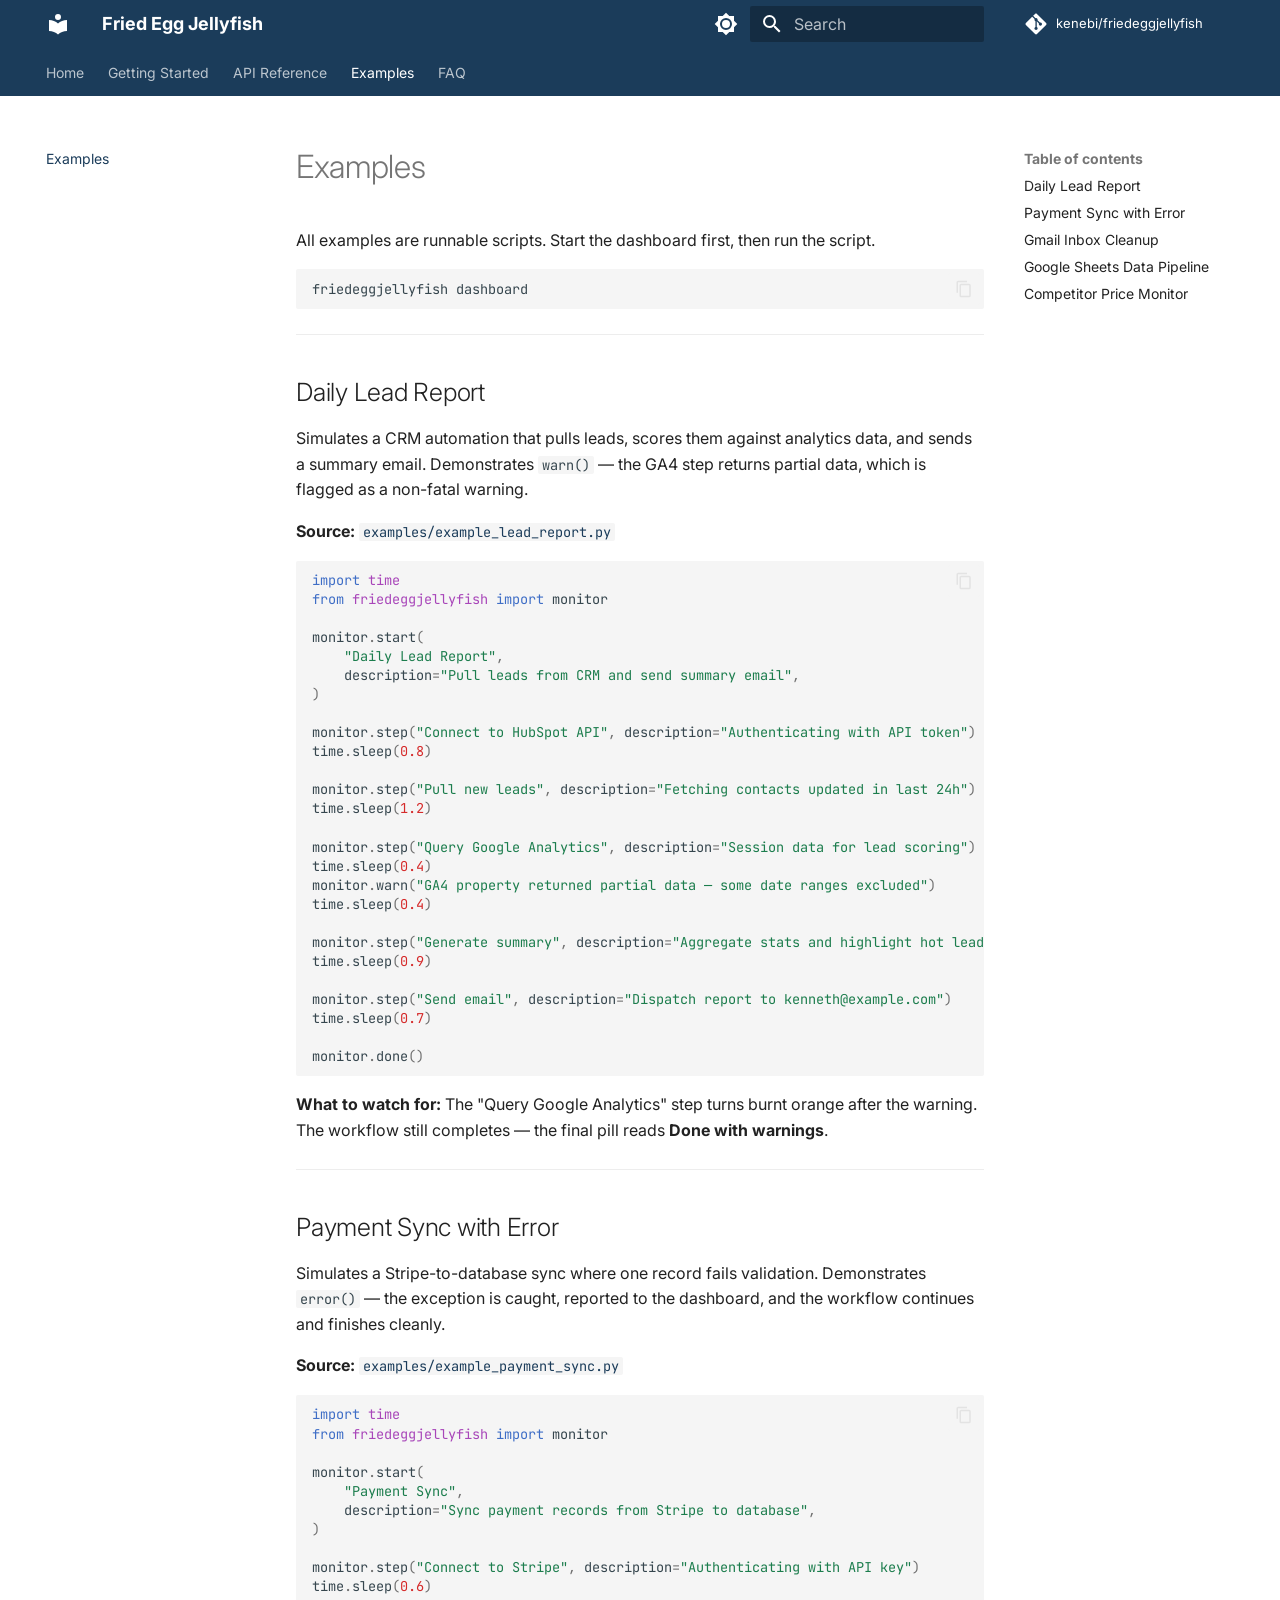
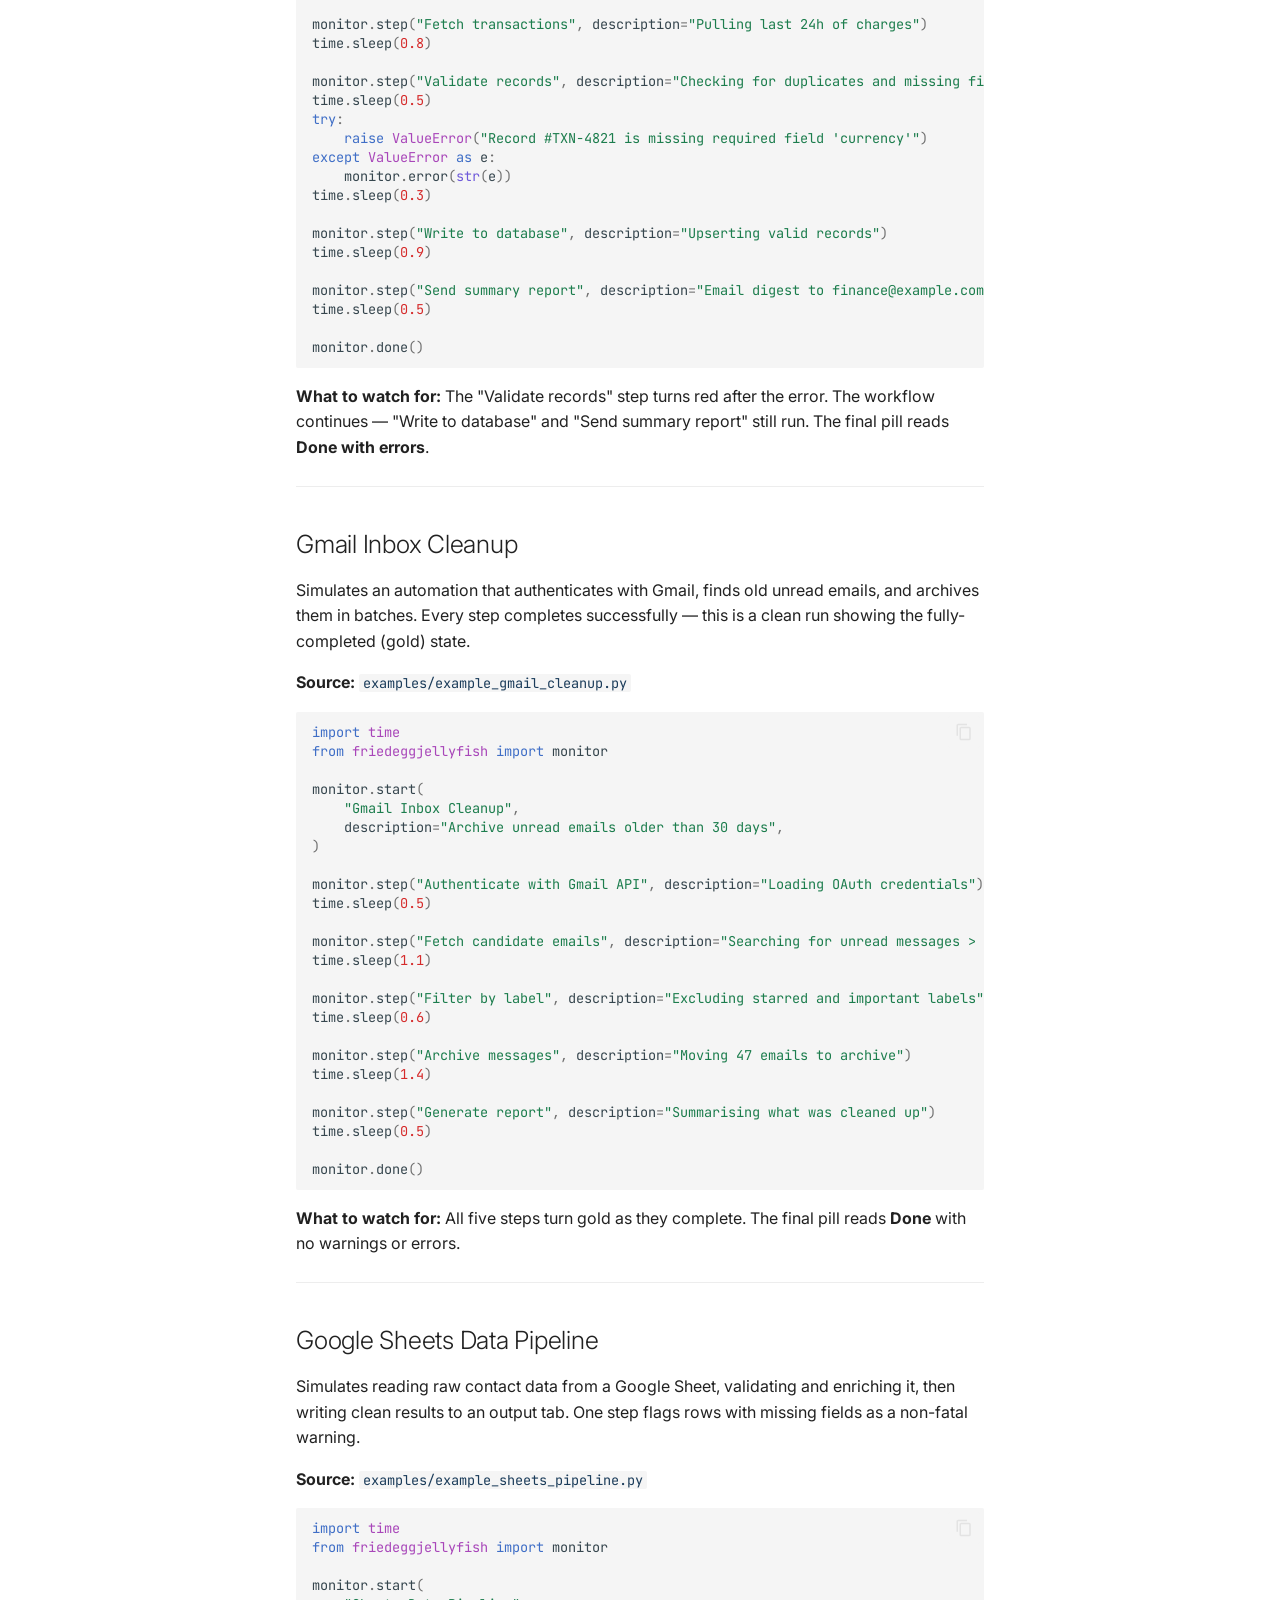
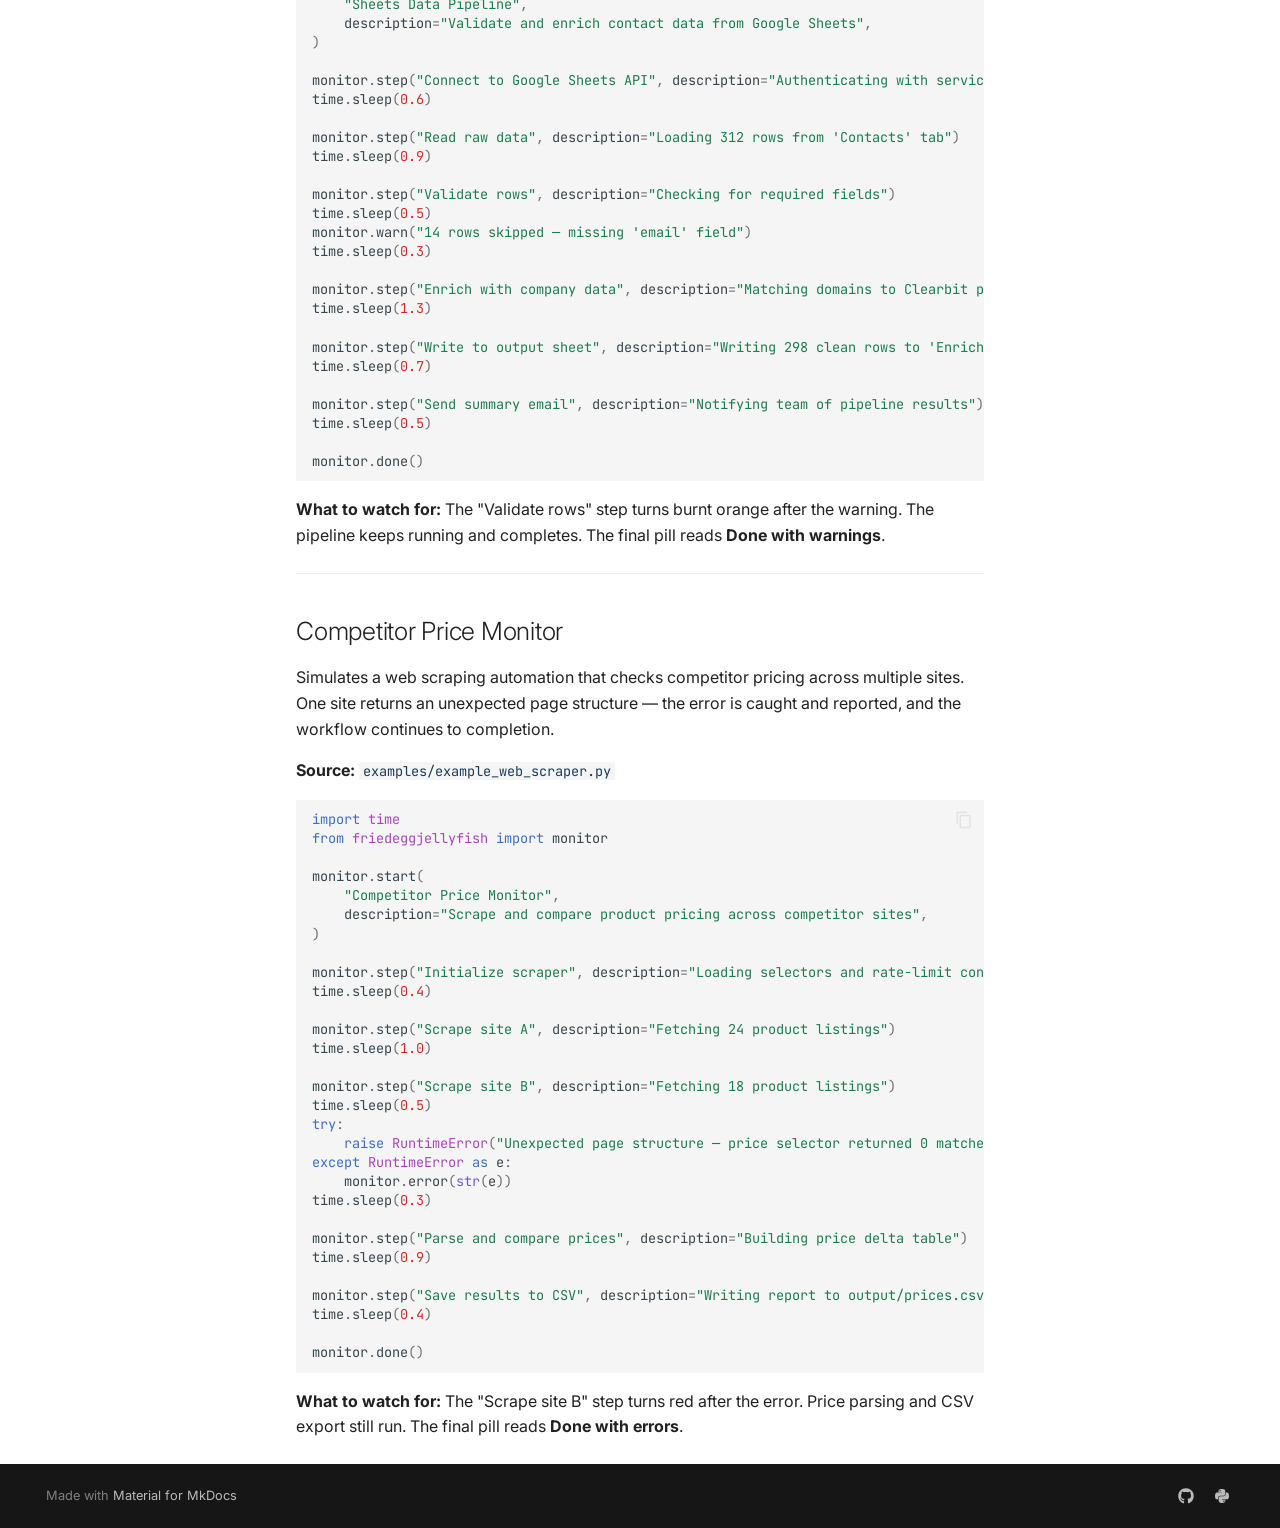
<file: examples/index.html>
<!doctype html>
<html lang="en" class="no-js">
  <head>
    
      <meta charset="utf-8">
      <meta name="viewport" content="width=device-width,initial-scale=1">
      
        <meta name="description" content="Real-time visual monitoring for code-built automations.">
      
      
      
        <link rel="canonical" href="https://kenebi.github.io/friedeggjellyfish/examples/">
      
      
        <link rel="prev" href="../api-reference/">
      
      
        <link rel="next" href="../faq/">
      
      
        
      
      
      <link rel="icon" href="../assets/images/favicon.png">
      <meta name="generator" content="mkdocs-1.6.1, mkdocs-material-9.7.6">
    
    
      
        <title>Examples - Fried Egg Jellyfish</title>
      
    
    
      <link rel="stylesheet" href="../assets/stylesheets/main.484c7ddc.min.css">
      
        
        <link rel="stylesheet" href="../assets/stylesheets/palette.ab4e12ef.min.css">
      
      


    
    
      
    
    
      
        
        
        <link rel="preconnect" href="https://fonts.gstatic.com" crossorigin>
        <link rel="stylesheet" href="https://fonts.googleapis.com/css?family=Inter:300,300i,400,400i,700,700i%7CJetBrains+Mono:400,400i,700,700i&display=fallback">
        <style>:root{--md-text-font:"Inter";--md-code-font:"JetBrains Mono"}</style>
      
    
    
      <link rel="stylesheet" href="../stylesheets/extra.css">
    
    <script>__md_scope=new URL("..",location),__md_hash=e=>[...e].reduce(((e,_)=>(e<<5)-e+_.charCodeAt(0)),0),__md_get=(e,_=localStorage,t=__md_scope)=>JSON.parse(_.getItem(t.pathname+"."+e)),__md_set=(e,_,t=localStorage,a=__md_scope)=>{try{t.setItem(a.pathname+"."+e,JSON.stringify(_))}catch(e){}}</script>
    
      

    
    
  </head>
  
  
    
    
      
    
    
    
    
    <body dir="ltr" data-md-color-scheme="default" data-md-color-primary="custom" data-md-color-accent="custom">
  
    
    <input class="md-toggle" data-md-toggle="drawer" type="checkbox" id="__drawer" autocomplete="off">
    <input class="md-toggle" data-md-toggle="search" type="checkbox" id="__search" autocomplete="off">
    <label class="md-overlay" for="__drawer"></label>
    <div data-md-component="skip">
      
        
        <a href="#examples" class="md-skip">
          Skip to content
        </a>
      
    </div>
    <div data-md-component="announce">
      
    </div>
    
    
      

<header class="md-header" data-md-component="header">
  <nav class="md-header__inner md-grid" aria-label="Header">
    <a href=".." title="Fried Egg Jellyfish" class="md-header__button md-logo" aria-label="Fried Egg Jellyfish" data-md-component="logo">
      
  
  <svg xmlns="http://www.w3.org/2000/svg" viewBox="0 0 24 24"><path d="M12 8a3 3 0 0 0 3-3 3 3 0 0 0-3-3 3 3 0 0 0-3 3 3 3 0 0 0 3 3m0 3.54C9.64 9.35 6.5 8 3 8v11c3.5 0 6.64 1.35 9 3.54 2.36-2.19 5.5-3.54 9-3.54V8c-3.5 0-6.64 1.35-9 3.54"/></svg>

    </a>
    <label class="md-header__button md-icon" for="__drawer">
      
      <svg xmlns="http://www.w3.org/2000/svg" viewBox="0 0 24 24"><path d="M3 6h18v2H3zm0 5h18v2H3zm0 5h18v2H3z"/></svg>
    </label>
    <div class="md-header__title" data-md-component="header-title">
      <div class="md-header__ellipsis">
        <div class="md-header__topic">
          <span class="md-ellipsis">
            Fried Egg Jellyfish
          </span>
        </div>
        <div class="md-header__topic" data-md-component="header-topic">
          <span class="md-ellipsis">
            
              Examples
            
          </span>
        </div>
      </div>
    </div>
    
      
        <form class="md-header__option" data-md-component="palette">
  
    
    
    
    <input class="md-option" data-md-color-media="" data-md-color-scheme="default" data-md-color-primary="custom" data-md-color-accent="custom"  aria-label="Switch to dark mode"  type="radio" name="__palette" id="__palette_0">
    
      <label class="md-header__button md-icon" title="Switch to dark mode" for="__palette_1" hidden>
        <svg xmlns="http://www.w3.org/2000/svg" viewBox="0 0 24 24"><path d="M12 8a4 4 0 0 0-4 4 4 4 0 0 0 4 4 4 4 0 0 0 4-4 4 4 0 0 0-4-4m0 10a6 6 0 0 1-6-6 6 6 0 0 1 6-6 6 6 0 0 1 6 6 6 6 0 0 1-6 6m8-9.31V4h-4.69L12 .69 8.69 4H4v4.69L.69 12 4 15.31V20h4.69L12 23.31 15.31 20H20v-4.69L23.31 12z"/></svg>
      </label>
    
  
    
    
    
    <input class="md-option" data-md-color-media="" data-md-color-scheme="slate" data-md-color-primary="custom" data-md-color-accent="custom"  aria-label="Switch to light mode"  type="radio" name="__palette" id="__palette_1">
    
      <label class="md-header__button md-icon" title="Switch to light mode" for="__palette_0" hidden>
        <svg xmlns="http://www.w3.org/2000/svg" viewBox="0 0 24 24"><path d="M12 18c-.89 0-1.74-.2-2.5-.55C11.56 16.5 13 14.42 13 12s-1.44-4.5-3.5-5.45C10.26 6.2 11.11 6 12 6a6 6 0 0 1 6 6 6 6 0 0 1-6 6m8-9.31V4h-4.69L12 .69 8.69 4H4v4.69L.69 12 4 15.31V20h4.69L12 23.31 15.31 20H20v-4.69L23.31 12z"/></svg>
      </label>
    
  
</form>
      
    
    
      <script>var palette=__md_get("__palette");if(palette&&palette.color){if("(prefers-color-scheme)"===palette.color.media){var media=matchMedia("(prefers-color-scheme: light)"),input=document.querySelector(media.matches?"[data-md-color-media='(prefers-color-scheme: light)']":"[data-md-color-media='(prefers-color-scheme: dark)']");palette.color.media=input.getAttribute("data-md-color-media"),palette.color.scheme=input.getAttribute("data-md-color-scheme"),palette.color.primary=input.getAttribute("data-md-color-primary"),palette.color.accent=input.getAttribute("data-md-color-accent")}for(var[key,value]of Object.entries(palette.color))document.body.setAttribute("data-md-color-"+key,value)}</script>
    
    
    
      
      
        <label class="md-header__button md-icon" for="__search">
          
          <svg xmlns="http://www.w3.org/2000/svg" viewBox="0 0 24 24"><path d="M9.5 3A6.5 6.5 0 0 1 16 9.5c0 1.61-.59 3.09-1.56 4.23l.27.27h.79l5 5-1.5 1.5-5-5v-.79l-.27-.27A6.52 6.52 0 0 1 9.5 16 6.5 6.5 0 0 1 3 9.5 6.5 6.5 0 0 1 9.5 3m0 2C7 5 5 7 5 9.5S7 14 9.5 14 14 12 14 9.5 12 5 9.5 5"/></svg>
        </label>
        <div class="md-search" data-md-component="search" role="dialog">
  <label class="md-search__overlay" for="__search"></label>
  <div class="md-search__inner" role="search">
    <form class="md-search__form" name="search">
      <input type="text" class="md-search__input" name="query" aria-label="Search" placeholder="Search" autocapitalize="off" autocorrect="off" autocomplete="off" spellcheck="false" data-md-component="search-query" required>
      <label class="md-search__icon md-icon" for="__search">
        
        <svg xmlns="http://www.w3.org/2000/svg" viewBox="0 0 24 24"><path d="M9.5 3A6.5 6.5 0 0 1 16 9.5c0 1.61-.59 3.09-1.56 4.23l.27.27h.79l5 5-1.5 1.5-5-5v-.79l-.27-.27A6.52 6.52 0 0 1 9.5 16 6.5 6.5 0 0 1 3 9.5 6.5 6.5 0 0 1 9.5 3m0 2C7 5 5 7 5 9.5S7 14 9.5 14 14 12 14 9.5 12 5 9.5 5"/></svg>
        
        <svg xmlns="http://www.w3.org/2000/svg" viewBox="0 0 24 24"><path d="M20 11v2H8l5.5 5.5-1.42 1.42L4.16 12l7.92-7.92L13.5 5.5 8 11z"/></svg>
      </label>
      <nav class="md-search__options" aria-label="Search">
        
        <button type="reset" class="md-search__icon md-icon" title="Clear" aria-label="Clear" tabindex="-1">
          
          <svg xmlns="http://www.w3.org/2000/svg" viewBox="0 0 24 24"><path d="M19 6.41 17.59 5 12 10.59 6.41 5 5 6.41 10.59 12 5 17.59 6.41 19 12 13.41 17.59 19 19 17.59 13.41 12z"/></svg>
        </button>
      </nav>
      
    </form>
    <div class="md-search__output">
      <div class="md-search__scrollwrap" tabindex="0" data-md-scrollfix>
        <div class="md-search-result" data-md-component="search-result">
          <div class="md-search-result__meta">
            Initializing search
          </div>
          <ol class="md-search-result__list" role="presentation"></ol>
        </div>
      </div>
    </div>
  </div>
</div>
      
    
    
      <div class="md-header__source">
        <a href="https://github.com/kenebi/friedeggjellyfish" title="Go to repository" class="md-source" data-md-component="source">
  <div class="md-source__icon md-icon">
    
    <svg xmlns="http://www.w3.org/2000/svg" viewBox="0 0 448 512"><!--! Font Awesome Free 7.1.0 by @fontawesome - https://fontawesome.com License - https://fontawesome.com/license/free (Icons: CC BY 4.0, Fonts: SIL OFL 1.1, Code: MIT License) Copyright 2025 Fonticons, Inc.--><path d="M439.6 236.1 244 40.5c-5.4-5.5-12.8-8.5-20.4-8.5s-15 3-20.4 8.4L162.5 81l51.5 51.5c27.1-9.1 52.7 16.8 43.4 43.7l49.7 49.7c34.2-11.8 61.2 31 35.5 56.7-26.5 26.5-70.2-2.9-56-37.3L240.3 199v121.9c25.3 12.5 22.3 41.8 9.1 55-6.4 6.4-15.2 10.1-24.3 10.1s-17.8-3.6-24.3-10.1c-17.6-17.6-11.1-46.9 11.2-56v-123c-20.8-8.5-24.6-30.7-18.6-45L142.6 101 8.5 235.1C3 240.6 0 247.9 0 255.5s3 15 8.5 20.4l195.6 195.7c5.4 5.4 12.7 8.4 20.4 8.4s15-3 20.4-8.4l194.7-194.7c5.4-5.4 8.4-12.8 8.4-20.4s-3-15-8.4-20.4"/></svg>
  </div>
  <div class="md-source__repository">
    kenebi/friedeggjellyfish
  </div>
</a>
      </div>
    
  </nav>
  
</header>
    
    <div class="md-container" data-md-component="container">
      
      
        
          
            
<nav class="md-tabs" aria-label="Tabs" data-md-component="tabs">
  <div class="md-grid">
    <ul class="md-tabs__list">
      
        
  
  
  
  
    <li class="md-tabs__item">
      <a href=".." class="md-tabs__link">
        
  
  
    
  
  Home

      </a>
    </li>
  

      
        
  
  
  
  
    <li class="md-tabs__item">
      <a href="../getting-started/" class="md-tabs__link">
        
  
  
    
  
  Getting Started

      </a>
    </li>
  

      
        
  
  
  
  
    <li class="md-tabs__item">
      <a href="../api-reference/" class="md-tabs__link">
        
  
  
    
  
  API Reference

      </a>
    </li>
  

      
        
  
  
  
    
  
  
    <li class="md-tabs__item md-tabs__item--active">
      <a href="./" class="md-tabs__link">
        
  
  
    
  
  Examples

      </a>
    </li>
  

      
        
  
  
  
  
    <li class="md-tabs__item">
      <a href="../faq/" class="md-tabs__link">
        
  
  
    
  
  FAQ

      </a>
    </li>
  

      
    </ul>
  </div>
</nav>
          
        
      
      <main class="md-main" data-md-component="main">
        <div class="md-main__inner md-grid">
          
            
              
              <div class="md-sidebar md-sidebar--primary" data-md-component="sidebar" data-md-type="navigation" >
                <div class="md-sidebar__scrollwrap">
                  <div class="md-sidebar__inner">
                    


  


<nav class="md-nav md-nav--primary md-nav--lifted" aria-label="Navigation" data-md-level="0">
  <label class="md-nav__title" for="__drawer">
    <a href=".." title="Fried Egg Jellyfish" class="md-nav__button md-logo" aria-label="Fried Egg Jellyfish" data-md-component="logo">
      
  
  <svg xmlns="http://www.w3.org/2000/svg" viewBox="0 0 24 24"><path d="M12 8a3 3 0 0 0 3-3 3 3 0 0 0-3-3 3 3 0 0 0-3 3 3 3 0 0 0 3 3m0 3.54C9.64 9.35 6.5 8 3 8v11c3.5 0 6.64 1.35 9 3.54 2.36-2.19 5.5-3.54 9-3.54V8c-3.5 0-6.64 1.35-9 3.54"/></svg>

    </a>
    Fried Egg Jellyfish
  </label>
  
    <div class="md-nav__source">
      <a href="https://github.com/kenebi/friedeggjellyfish" title="Go to repository" class="md-source" data-md-component="source">
  <div class="md-source__icon md-icon">
    
    <svg xmlns="http://www.w3.org/2000/svg" viewBox="0 0 448 512"><!--! Font Awesome Free 7.1.0 by @fontawesome - https://fontawesome.com License - https://fontawesome.com/license/free (Icons: CC BY 4.0, Fonts: SIL OFL 1.1, Code: MIT License) Copyright 2025 Fonticons, Inc.--><path d="M439.6 236.1 244 40.5c-5.4-5.5-12.8-8.5-20.4-8.5s-15 3-20.4 8.4L162.5 81l51.5 51.5c27.1-9.1 52.7 16.8 43.4 43.7l49.7 49.7c34.2-11.8 61.2 31 35.5 56.7-26.5 26.5-70.2-2.9-56-37.3L240.3 199v121.9c25.3 12.5 22.3 41.8 9.1 55-6.4 6.4-15.2 10.1-24.3 10.1s-17.8-3.6-24.3-10.1c-17.6-17.6-11.1-46.9 11.2-56v-123c-20.8-8.5-24.6-30.7-18.6-45L142.6 101 8.5 235.1C3 240.6 0 247.9 0 255.5s3 15 8.5 20.4l195.6 195.7c5.4 5.4 12.7 8.4 20.4 8.4s15-3 20.4-8.4l194.7-194.7c5.4-5.4 8.4-12.8 8.4-20.4s-3-15-8.4-20.4"/></svg>
  </div>
  <div class="md-source__repository">
    kenebi/friedeggjellyfish
  </div>
</a>
    </div>
  
  <ul class="md-nav__list" data-md-scrollfix>
    
      
      
  
  
  
  
    <li class="md-nav__item">
      <a href=".." class="md-nav__link">
        
  
  
  <span class="md-ellipsis">
    
  
    Home
  

    
  </span>
  
  

      </a>
    </li>
  

    
      
      
  
  
  
  
    <li class="md-nav__item">
      <a href="../getting-started/" class="md-nav__link">
        
  
  
  <span class="md-ellipsis">
    
  
    Getting Started
  

    
  </span>
  
  

      </a>
    </li>
  

    
      
      
  
  
  
  
    <li class="md-nav__item">
      <a href="../api-reference/" class="md-nav__link">
        
  
  
  <span class="md-ellipsis">
    
  
    API Reference
  

    
  </span>
  
  

      </a>
    </li>
  

    
      
      
  
  
    
  
  
  
    <li class="md-nav__item md-nav__item--active">
      
      <input class="md-nav__toggle md-toggle" type="checkbox" id="__toc">
      
      
        
      
      
        <label class="md-nav__link md-nav__link--active" for="__toc">
          
  
  
  <span class="md-ellipsis">
    
  
    Examples
  

    
  </span>
  
  

          <span class="md-nav__icon md-icon"></span>
        </label>
      
      <a href="./" class="md-nav__link md-nav__link--active">
        
  
  
  <span class="md-ellipsis">
    
  
    Examples
  

    
  </span>
  
  

      </a>
      
        

<nav class="md-nav md-nav--secondary" aria-label="Table of contents">
  
  
  
    
  
  
    <label class="md-nav__title" for="__toc">
      <span class="md-nav__icon md-icon"></span>
      Table of contents
    </label>
    <ul class="md-nav__list" data-md-component="toc" data-md-scrollfix>
      
        <li class="md-nav__item">
  <a href="#daily-lead-report" class="md-nav__link">
    <span class="md-ellipsis">
      
        Daily Lead Report
      
    </span>
  </a>
  
</li>
      
        <li class="md-nav__item">
  <a href="#payment-sync-with-error" class="md-nav__link">
    <span class="md-ellipsis">
      
        Payment Sync with Error
      
    </span>
  </a>
  
</li>
      
        <li class="md-nav__item">
  <a href="#gmail-inbox-cleanup" class="md-nav__link">
    <span class="md-ellipsis">
      
        Gmail Inbox Cleanup
      
    </span>
  </a>
  
</li>
      
        <li class="md-nav__item">
  <a href="#google-sheets-data-pipeline" class="md-nav__link">
    <span class="md-ellipsis">
      
        Google Sheets Data Pipeline
      
    </span>
  </a>
  
</li>
      
        <li class="md-nav__item">
  <a href="#competitor-price-monitor" class="md-nav__link">
    <span class="md-ellipsis">
      
        Competitor Price Monitor
      
    </span>
  </a>
  
</li>
      
    </ul>
  
</nav>
      
    </li>
  

    
      
      
  
  
  
  
    <li class="md-nav__item">
      <a href="../faq/" class="md-nav__link">
        
  
  
  <span class="md-ellipsis">
    
  
    FAQ
  

    
  </span>
  
  

      </a>
    </li>
  

    
  </ul>
</nav>
                  </div>
                </div>
              </div>
            
            
              
              <div class="md-sidebar md-sidebar--secondary" data-md-component="sidebar" data-md-type="toc" >
                <div class="md-sidebar__scrollwrap">
                  <div class="md-sidebar__inner">
                    

<nav class="md-nav md-nav--secondary" aria-label="Table of contents">
  
  
  
    
  
  
    <label class="md-nav__title" for="__toc">
      <span class="md-nav__icon md-icon"></span>
      Table of contents
    </label>
    <ul class="md-nav__list" data-md-component="toc" data-md-scrollfix>
      
        <li class="md-nav__item">
  <a href="#daily-lead-report" class="md-nav__link">
    <span class="md-ellipsis">
      
        Daily Lead Report
      
    </span>
  </a>
  
</li>
      
        <li class="md-nav__item">
  <a href="#payment-sync-with-error" class="md-nav__link">
    <span class="md-ellipsis">
      
        Payment Sync with Error
      
    </span>
  </a>
  
</li>
      
        <li class="md-nav__item">
  <a href="#gmail-inbox-cleanup" class="md-nav__link">
    <span class="md-ellipsis">
      
        Gmail Inbox Cleanup
      
    </span>
  </a>
  
</li>
      
        <li class="md-nav__item">
  <a href="#google-sheets-data-pipeline" class="md-nav__link">
    <span class="md-ellipsis">
      
        Google Sheets Data Pipeline
      
    </span>
  </a>
  
</li>
      
        <li class="md-nav__item">
  <a href="#competitor-price-monitor" class="md-nav__link">
    <span class="md-ellipsis">
      
        Competitor Price Monitor
      
    </span>
  </a>
  
</li>
      
    </ul>
  
</nav>
                  </div>
                </div>
              </div>
            
          
          
            <div class="md-content" data-md-component="content">
              
              <article class="md-content__inner md-typeset">
                
                  


  
  


<h1 id="examples">Examples</h1>
<p>All examples are runnable scripts. Start the dashboard first, then run the script.</p>
<div class="highlight"><pre><span></span><code><a id="__codelineno-0-1" name="__codelineno-0-1" href="#__codelineno-0-1"></a>friedeggjellyfish dashboard
</code></pre></div>
<hr />
<h2 id="daily-lead-report">Daily Lead Report</h2>
<p>Simulates a CRM automation that pulls leads, scores them against analytics data, and sends a summary email. Demonstrates <code>warn()</code> — the GA4 step returns partial data, which is flagged as a non-fatal warning.</p>
<p><strong>Source:</strong> <a href="https://github.com/kenebi/friedeggjellyfish/blob/main/examples/example_lead_report.py"><code>examples/example_lead_report.py</code></a></p>
<div class="highlight"><pre><span></span><code><a id="__codelineno-1-1" name="__codelineno-1-1" href="#__codelineno-1-1"></a><span class="kn">import</span><span class="w"> </span><span class="nn">time</span>
<a id="__codelineno-1-2" name="__codelineno-1-2" href="#__codelineno-1-2"></a><span class="kn">from</span><span class="w"> </span><span class="nn">friedeggjellyfish</span><span class="w"> </span><span class="kn">import</span> <span class="n">monitor</span>
<a id="__codelineno-1-3" name="__codelineno-1-3" href="#__codelineno-1-3"></a>
<a id="__codelineno-1-4" name="__codelineno-1-4" href="#__codelineno-1-4"></a><span class="n">monitor</span><span class="o">.</span><span class="n">start</span><span class="p">(</span>
<a id="__codelineno-1-5" name="__codelineno-1-5" href="#__codelineno-1-5"></a>    <span class="s2">&quot;Daily Lead Report&quot;</span><span class="p">,</span>
<a id="__codelineno-1-6" name="__codelineno-1-6" href="#__codelineno-1-6"></a>    <span class="n">description</span><span class="o">=</span><span class="s2">&quot;Pull leads from CRM and send summary email&quot;</span><span class="p">,</span>
<a id="__codelineno-1-7" name="__codelineno-1-7" href="#__codelineno-1-7"></a><span class="p">)</span>
<a id="__codelineno-1-8" name="__codelineno-1-8" href="#__codelineno-1-8"></a>
<a id="__codelineno-1-9" name="__codelineno-1-9" href="#__codelineno-1-9"></a><span class="n">monitor</span><span class="o">.</span><span class="n">step</span><span class="p">(</span><span class="s2">&quot;Connect to HubSpot API&quot;</span><span class="p">,</span> <span class="n">description</span><span class="o">=</span><span class="s2">&quot;Authenticating with API token&quot;</span><span class="p">)</span>
<a id="__codelineno-1-10" name="__codelineno-1-10" href="#__codelineno-1-10"></a><span class="n">time</span><span class="o">.</span><span class="n">sleep</span><span class="p">(</span><span class="mf">0.8</span><span class="p">)</span>
<a id="__codelineno-1-11" name="__codelineno-1-11" href="#__codelineno-1-11"></a>
<a id="__codelineno-1-12" name="__codelineno-1-12" href="#__codelineno-1-12"></a><span class="n">monitor</span><span class="o">.</span><span class="n">step</span><span class="p">(</span><span class="s2">&quot;Pull new leads&quot;</span><span class="p">,</span> <span class="n">description</span><span class="o">=</span><span class="s2">&quot;Fetching contacts updated in last 24h&quot;</span><span class="p">)</span>
<a id="__codelineno-1-13" name="__codelineno-1-13" href="#__codelineno-1-13"></a><span class="n">time</span><span class="o">.</span><span class="n">sleep</span><span class="p">(</span><span class="mf">1.2</span><span class="p">)</span>
<a id="__codelineno-1-14" name="__codelineno-1-14" href="#__codelineno-1-14"></a>
<a id="__codelineno-1-15" name="__codelineno-1-15" href="#__codelineno-1-15"></a><span class="n">monitor</span><span class="o">.</span><span class="n">step</span><span class="p">(</span><span class="s2">&quot;Query Google Analytics&quot;</span><span class="p">,</span> <span class="n">description</span><span class="o">=</span><span class="s2">&quot;Session data for lead scoring&quot;</span><span class="p">)</span>
<a id="__codelineno-1-16" name="__codelineno-1-16" href="#__codelineno-1-16"></a><span class="n">time</span><span class="o">.</span><span class="n">sleep</span><span class="p">(</span><span class="mf">0.4</span><span class="p">)</span>
<a id="__codelineno-1-17" name="__codelineno-1-17" href="#__codelineno-1-17"></a><span class="n">monitor</span><span class="o">.</span><span class="n">warn</span><span class="p">(</span><span class="s2">&quot;GA4 property returned partial data — some date ranges excluded&quot;</span><span class="p">)</span>
<a id="__codelineno-1-18" name="__codelineno-1-18" href="#__codelineno-1-18"></a><span class="n">time</span><span class="o">.</span><span class="n">sleep</span><span class="p">(</span><span class="mf">0.4</span><span class="p">)</span>
<a id="__codelineno-1-19" name="__codelineno-1-19" href="#__codelineno-1-19"></a>
<a id="__codelineno-1-20" name="__codelineno-1-20" href="#__codelineno-1-20"></a><span class="n">monitor</span><span class="o">.</span><span class="n">step</span><span class="p">(</span><span class="s2">&quot;Generate summary&quot;</span><span class="p">,</span> <span class="n">description</span><span class="o">=</span><span class="s2">&quot;Aggregate stats and highlight hot leads&quot;</span><span class="p">)</span>
<a id="__codelineno-1-21" name="__codelineno-1-21" href="#__codelineno-1-21"></a><span class="n">time</span><span class="o">.</span><span class="n">sleep</span><span class="p">(</span><span class="mf">0.9</span><span class="p">)</span>
<a id="__codelineno-1-22" name="__codelineno-1-22" href="#__codelineno-1-22"></a>
<a id="__codelineno-1-23" name="__codelineno-1-23" href="#__codelineno-1-23"></a><span class="n">monitor</span><span class="o">.</span><span class="n">step</span><span class="p">(</span><span class="s2">&quot;Send email&quot;</span><span class="p">,</span> <span class="n">description</span><span class="o">=</span><span class="s2">&quot;Dispatch report to kenneth@example.com&quot;</span><span class="p">)</span>
<a id="__codelineno-1-24" name="__codelineno-1-24" href="#__codelineno-1-24"></a><span class="n">time</span><span class="o">.</span><span class="n">sleep</span><span class="p">(</span><span class="mf">0.7</span><span class="p">)</span>
<a id="__codelineno-1-25" name="__codelineno-1-25" href="#__codelineno-1-25"></a>
<a id="__codelineno-1-26" name="__codelineno-1-26" href="#__codelineno-1-26"></a><span class="n">monitor</span><span class="o">.</span><span class="n">done</span><span class="p">()</span>
</code></pre></div>
<p><strong>What to watch for:</strong> The "Query Google Analytics" step turns burnt orange after the warning. The workflow still completes — the final pill reads <strong>Done with warnings</strong>.</p>
<hr />
<h2 id="payment-sync-with-error">Payment Sync with Error</h2>
<p>Simulates a Stripe-to-database sync where one record fails validation. Demonstrates <code>error()</code> — the exception is caught, reported to the dashboard, and the workflow continues and finishes cleanly.</p>
<p><strong>Source:</strong> <a href="https://github.com/kenebi/friedeggjellyfish/blob/main/examples/example_payment_sync.py"><code>examples/example_payment_sync.py</code></a></p>
<div class="highlight"><pre><span></span><code><a id="__codelineno-2-1" name="__codelineno-2-1" href="#__codelineno-2-1"></a><span class="kn">import</span><span class="w"> </span><span class="nn">time</span>
<a id="__codelineno-2-2" name="__codelineno-2-2" href="#__codelineno-2-2"></a><span class="kn">from</span><span class="w"> </span><span class="nn">friedeggjellyfish</span><span class="w"> </span><span class="kn">import</span> <span class="n">monitor</span>
<a id="__codelineno-2-3" name="__codelineno-2-3" href="#__codelineno-2-3"></a>
<a id="__codelineno-2-4" name="__codelineno-2-4" href="#__codelineno-2-4"></a><span class="n">monitor</span><span class="o">.</span><span class="n">start</span><span class="p">(</span>
<a id="__codelineno-2-5" name="__codelineno-2-5" href="#__codelineno-2-5"></a>    <span class="s2">&quot;Payment Sync&quot;</span><span class="p">,</span>
<a id="__codelineno-2-6" name="__codelineno-2-6" href="#__codelineno-2-6"></a>    <span class="n">description</span><span class="o">=</span><span class="s2">&quot;Sync payment records from Stripe to database&quot;</span><span class="p">,</span>
<a id="__codelineno-2-7" name="__codelineno-2-7" href="#__codelineno-2-7"></a><span class="p">)</span>
<a id="__codelineno-2-8" name="__codelineno-2-8" href="#__codelineno-2-8"></a>
<a id="__codelineno-2-9" name="__codelineno-2-9" href="#__codelineno-2-9"></a><span class="n">monitor</span><span class="o">.</span><span class="n">step</span><span class="p">(</span><span class="s2">&quot;Connect to Stripe&quot;</span><span class="p">,</span> <span class="n">description</span><span class="o">=</span><span class="s2">&quot;Authenticating with API key&quot;</span><span class="p">)</span>
<a id="__codelineno-2-10" name="__codelineno-2-10" href="#__codelineno-2-10"></a><span class="n">time</span><span class="o">.</span><span class="n">sleep</span><span class="p">(</span><span class="mf">0.6</span><span class="p">)</span>
<a id="__codelineno-2-11" name="__codelineno-2-11" href="#__codelineno-2-11"></a>
<a id="__codelineno-2-12" name="__codelineno-2-12" href="#__codelineno-2-12"></a><span class="n">monitor</span><span class="o">.</span><span class="n">step</span><span class="p">(</span><span class="s2">&quot;Fetch transactions&quot;</span><span class="p">,</span> <span class="n">description</span><span class="o">=</span><span class="s2">&quot;Pulling last 24h of charges&quot;</span><span class="p">)</span>
<a id="__codelineno-2-13" name="__codelineno-2-13" href="#__codelineno-2-13"></a><span class="n">time</span><span class="o">.</span><span class="n">sleep</span><span class="p">(</span><span class="mf">0.8</span><span class="p">)</span>
<a id="__codelineno-2-14" name="__codelineno-2-14" href="#__codelineno-2-14"></a>
<a id="__codelineno-2-15" name="__codelineno-2-15" href="#__codelineno-2-15"></a><span class="n">monitor</span><span class="o">.</span><span class="n">step</span><span class="p">(</span><span class="s2">&quot;Validate records&quot;</span><span class="p">,</span> <span class="n">description</span><span class="o">=</span><span class="s2">&quot;Checking for duplicates and missing fields&quot;</span><span class="p">)</span>
<a id="__codelineno-2-16" name="__codelineno-2-16" href="#__codelineno-2-16"></a><span class="n">time</span><span class="o">.</span><span class="n">sleep</span><span class="p">(</span><span class="mf">0.5</span><span class="p">)</span>
<a id="__codelineno-2-17" name="__codelineno-2-17" href="#__codelineno-2-17"></a><span class="k">try</span><span class="p">:</span>
<a id="__codelineno-2-18" name="__codelineno-2-18" href="#__codelineno-2-18"></a>    <span class="k">raise</span> <span class="ne">ValueError</span><span class="p">(</span><span class="s2">&quot;Record #TXN-4821 is missing required field &#39;currency&#39;&quot;</span><span class="p">)</span>
<a id="__codelineno-2-19" name="__codelineno-2-19" href="#__codelineno-2-19"></a><span class="k">except</span> <span class="ne">ValueError</span> <span class="k">as</span> <span class="n">e</span><span class="p">:</span>
<a id="__codelineno-2-20" name="__codelineno-2-20" href="#__codelineno-2-20"></a>    <span class="n">monitor</span><span class="o">.</span><span class="n">error</span><span class="p">(</span><span class="nb">str</span><span class="p">(</span><span class="n">e</span><span class="p">))</span>
<a id="__codelineno-2-21" name="__codelineno-2-21" href="#__codelineno-2-21"></a><span class="n">time</span><span class="o">.</span><span class="n">sleep</span><span class="p">(</span><span class="mf">0.3</span><span class="p">)</span>
<a id="__codelineno-2-22" name="__codelineno-2-22" href="#__codelineno-2-22"></a>
<a id="__codelineno-2-23" name="__codelineno-2-23" href="#__codelineno-2-23"></a><span class="n">monitor</span><span class="o">.</span><span class="n">step</span><span class="p">(</span><span class="s2">&quot;Write to database&quot;</span><span class="p">,</span> <span class="n">description</span><span class="o">=</span><span class="s2">&quot;Upserting valid records&quot;</span><span class="p">)</span>
<a id="__codelineno-2-24" name="__codelineno-2-24" href="#__codelineno-2-24"></a><span class="n">time</span><span class="o">.</span><span class="n">sleep</span><span class="p">(</span><span class="mf">0.9</span><span class="p">)</span>
<a id="__codelineno-2-25" name="__codelineno-2-25" href="#__codelineno-2-25"></a>
<a id="__codelineno-2-26" name="__codelineno-2-26" href="#__codelineno-2-26"></a><span class="n">monitor</span><span class="o">.</span><span class="n">step</span><span class="p">(</span><span class="s2">&quot;Send summary report&quot;</span><span class="p">,</span> <span class="n">description</span><span class="o">=</span><span class="s2">&quot;Email digest to finance@example.com&quot;</span><span class="p">)</span>
<a id="__codelineno-2-27" name="__codelineno-2-27" href="#__codelineno-2-27"></a><span class="n">time</span><span class="o">.</span><span class="n">sleep</span><span class="p">(</span><span class="mf">0.5</span><span class="p">)</span>
<a id="__codelineno-2-28" name="__codelineno-2-28" href="#__codelineno-2-28"></a>
<a id="__codelineno-2-29" name="__codelineno-2-29" href="#__codelineno-2-29"></a><span class="n">monitor</span><span class="o">.</span><span class="n">done</span><span class="p">()</span>
</code></pre></div>
<p><strong>What to watch for:</strong> The "Validate records" step turns red after the error. The workflow continues — "Write to database" and "Send summary report" still run. The final pill reads <strong>Done with errors</strong>.</p>
<hr />
<h2 id="gmail-inbox-cleanup">Gmail Inbox Cleanup</h2>
<p>Simulates an automation that authenticates with Gmail, finds old unread emails, and archives them in batches. Every step completes successfully — this is a clean run showing the fully-completed (gold) state.</p>
<p><strong>Source:</strong> <a href="https://github.com/kenebi/friedeggjellyfish/blob/main/examples/example_gmail_cleanup.py"><code>examples/example_gmail_cleanup.py</code></a></p>
<div class="highlight"><pre><span></span><code><a id="__codelineno-3-1" name="__codelineno-3-1" href="#__codelineno-3-1"></a><span class="kn">import</span><span class="w"> </span><span class="nn">time</span>
<a id="__codelineno-3-2" name="__codelineno-3-2" href="#__codelineno-3-2"></a><span class="kn">from</span><span class="w"> </span><span class="nn">friedeggjellyfish</span><span class="w"> </span><span class="kn">import</span> <span class="n">monitor</span>
<a id="__codelineno-3-3" name="__codelineno-3-3" href="#__codelineno-3-3"></a>
<a id="__codelineno-3-4" name="__codelineno-3-4" href="#__codelineno-3-4"></a><span class="n">monitor</span><span class="o">.</span><span class="n">start</span><span class="p">(</span>
<a id="__codelineno-3-5" name="__codelineno-3-5" href="#__codelineno-3-5"></a>    <span class="s2">&quot;Gmail Inbox Cleanup&quot;</span><span class="p">,</span>
<a id="__codelineno-3-6" name="__codelineno-3-6" href="#__codelineno-3-6"></a>    <span class="n">description</span><span class="o">=</span><span class="s2">&quot;Archive unread emails older than 30 days&quot;</span><span class="p">,</span>
<a id="__codelineno-3-7" name="__codelineno-3-7" href="#__codelineno-3-7"></a><span class="p">)</span>
<a id="__codelineno-3-8" name="__codelineno-3-8" href="#__codelineno-3-8"></a>
<a id="__codelineno-3-9" name="__codelineno-3-9" href="#__codelineno-3-9"></a><span class="n">monitor</span><span class="o">.</span><span class="n">step</span><span class="p">(</span><span class="s2">&quot;Authenticate with Gmail API&quot;</span><span class="p">,</span> <span class="n">description</span><span class="o">=</span><span class="s2">&quot;Loading OAuth credentials&quot;</span><span class="p">)</span>
<a id="__codelineno-3-10" name="__codelineno-3-10" href="#__codelineno-3-10"></a><span class="n">time</span><span class="o">.</span><span class="n">sleep</span><span class="p">(</span><span class="mf">0.5</span><span class="p">)</span>
<a id="__codelineno-3-11" name="__codelineno-3-11" href="#__codelineno-3-11"></a>
<a id="__codelineno-3-12" name="__codelineno-3-12" href="#__codelineno-3-12"></a><span class="n">monitor</span><span class="o">.</span><span class="n">step</span><span class="p">(</span><span class="s2">&quot;Fetch candidate emails&quot;</span><span class="p">,</span> <span class="n">description</span><span class="o">=</span><span class="s2">&quot;Searching for unread messages &gt; 30 days old&quot;</span><span class="p">)</span>
<a id="__codelineno-3-13" name="__codelineno-3-13" href="#__codelineno-3-13"></a><span class="n">time</span><span class="o">.</span><span class="n">sleep</span><span class="p">(</span><span class="mf">1.1</span><span class="p">)</span>
<a id="__codelineno-3-14" name="__codelineno-3-14" href="#__codelineno-3-14"></a>
<a id="__codelineno-3-15" name="__codelineno-3-15" href="#__codelineno-3-15"></a><span class="n">monitor</span><span class="o">.</span><span class="n">step</span><span class="p">(</span><span class="s2">&quot;Filter by label&quot;</span><span class="p">,</span> <span class="n">description</span><span class="o">=</span><span class="s2">&quot;Excluding starred and important labels&quot;</span><span class="p">)</span>
<a id="__codelineno-3-16" name="__codelineno-3-16" href="#__codelineno-3-16"></a><span class="n">time</span><span class="o">.</span><span class="n">sleep</span><span class="p">(</span><span class="mf">0.6</span><span class="p">)</span>
<a id="__codelineno-3-17" name="__codelineno-3-17" href="#__codelineno-3-17"></a>
<a id="__codelineno-3-18" name="__codelineno-3-18" href="#__codelineno-3-18"></a><span class="n">monitor</span><span class="o">.</span><span class="n">step</span><span class="p">(</span><span class="s2">&quot;Archive messages&quot;</span><span class="p">,</span> <span class="n">description</span><span class="o">=</span><span class="s2">&quot;Moving 47 emails to archive&quot;</span><span class="p">)</span>
<a id="__codelineno-3-19" name="__codelineno-3-19" href="#__codelineno-3-19"></a><span class="n">time</span><span class="o">.</span><span class="n">sleep</span><span class="p">(</span><span class="mf">1.4</span><span class="p">)</span>
<a id="__codelineno-3-20" name="__codelineno-3-20" href="#__codelineno-3-20"></a>
<a id="__codelineno-3-21" name="__codelineno-3-21" href="#__codelineno-3-21"></a><span class="n">monitor</span><span class="o">.</span><span class="n">step</span><span class="p">(</span><span class="s2">&quot;Generate report&quot;</span><span class="p">,</span> <span class="n">description</span><span class="o">=</span><span class="s2">&quot;Summarising what was cleaned up&quot;</span><span class="p">)</span>
<a id="__codelineno-3-22" name="__codelineno-3-22" href="#__codelineno-3-22"></a><span class="n">time</span><span class="o">.</span><span class="n">sleep</span><span class="p">(</span><span class="mf">0.5</span><span class="p">)</span>
<a id="__codelineno-3-23" name="__codelineno-3-23" href="#__codelineno-3-23"></a>
<a id="__codelineno-3-24" name="__codelineno-3-24" href="#__codelineno-3-24"></a><span class="n">monitor</span><span class="o">.</span><span class="n">done</span><span class="p">()</span>
</code></pre></div>
<p><strong>What to watch for:</strong> All five steps turn gold as they complete. The final pill reads <strong>Done</strong> with no warnings or errors.</p>
<hr />
<h2 id="google-sheets-data-pipeline">Google Sheets Data Pipeline</h2>
<p>Simulates reading raw contact data from a Google Sheet, validating and enriching it, then writing clean results to an output tab. One step flags rows with missing fields as a non-fatal warning.</p>
<p><strong>Source:</strong> <a href="https://github.com/kenebi/friedeggjellyfish/blob/main/examples/example_sheets_pipeline.py"><code>examples/example_sheets_pipeline.py</code></a></p>
<div class="highlight"><pre><span></span><code><a id="__codelineno-4-1" name="__codelineno-4-1" href="#__codelineno-4-1"></a><span class="kn">import</span><span class="w"> </span><span class="nn">time</span>
<a id="__codelineno-4-2" name="__codelineno-4-2" href="#__codelineno-4-2"></a><span class="kn">from</span><span class="w"> </span><span class="nn">friedeggjellyfish</span><span class="w"> </span><span class="kn">import</span> <span class="n">monitor</span>
<a id="__codelineno-4-3" name="__codelineno-4-3" href="#__codelineno-4-3"></a>
<a id="__codelineno-4-4" name="__codelineno-4-4" href="#__codelineno-4-4"></a><span class="n">monitor</span><span class="o">.</span><span class="n">start</span><span class="p">(</span>
<a id="__codelineno-4-5" name="__codelineno-4-5" href="#__codelineno-4-5"></a>    <span class="s2">&quot;Sheets Data Pipeline&quot;</span><span class="p">,</span>
<a id="__codelineno-4-6" name="__codelineno-4-6" href="#__codelineno-4-6"></a>    <span class="n">description</span><span class="o">=</span><span class="s2">&quot;Validate and enrich contact data from Google Sheets&quot;</span><span class="p">,</span>
<a id="__codelineno-4-7" name="__codelineno-4-7" href="#__codelineno-4-7"></a><span class="p">)</span>
<a id="__codelineno-4-8" name="__codelineno-4-8" href="#__codelineno-4-8"></a>
<a id="__codelineno-4-9" name="__codelineno-4-9" href="#__codelineno-4-9"></a><span class="n">monitor</span><span class="o">.</span><span class="n">step</span><span class="p">(</span><span class="s2">&quot;Connect to Google Sheets API&quot;</span><span class="p">,</span> <span class="n">description</span><span class="o">=</span><span class="s2">&quot;Authenticating with service account&quot;</span><span class="p">)</span>
<a id="__codelineno-4-10" name="__codelineno-4-10" href="#__codelineno-4-10"></a><span class="n">time</span><span class="o">.</span><span class="n">sleep</span><span class="p">(</span><span class="mf">0.6</span><span class="p">)</span>
<a id="__codelineno-4-11" name="__codelineno-4-11" href="#__codelineno-4-11"></a>
<a id="__codelineno-4-12" name="__codelineno-4-12" href="#__codelineno-4-12"></a><span class="n">monitor</span><span class="o">.</span><span class="n">step</span><span class="p">(</span><span class="s2">&quot;Read raw data&quot;</span><span class="p">,</span> <span class="n">description</span><span class="o">=</span><span class="s2">&quot;Loading 312 rows from &#39;Contacts&#39; tab&quot;</span><span class="p">)</span>
<a id="__codelineno-4-13" name="__codelineno-4-13" href="#__codelineno-4-13"></a><span class="n">time</span><span class="o">.</span><span class="n">sleep</span><span class="p">(</span><span class="mf">0.9</span><span class="p">)</span>
<a id="__codelineno-4-14" name="__codelineno-4-14" href="#__codelineno-4-14"></a>
<a id="__codelineno-4-15" name="__codelineno-4-15" href="#__codelineno-4-15"></a><span class="n">monitor</span><span class="o">.</span><span class="n">step</span><span class="p">(</span><span class="s2">&quot;Validate rows&quot;</span><span class="p">,</span> <span class="n">description</span><span class="o">=</span><span class="s2">&quot;Checking for required fields&quot;</span><span class="p">)</span>
<a id="__codelineno-4-16" name="__codelineno-4-16" href="#__codelineno-4-16"></a><span class="n">time</span><span class="o">.</span><span class="n">sleep</span><span class="p">(</span><span class="mf">0.5</span><span class="p">)</span>
<a id="__codelineno-4-17" name="__codelineno-4-17" href="#__codelineno-4-17"></a><span class="n">monitor</span><span class="o">.</span><span class="n">warn</span><span class="p">(</span><span class="s2">&quot;14 rows skipped — missing &#39;email&#39; field&quot;</span><span class="p">)</span>
<a id="__codelineno-4-18" name="__codelineno-4-18" href="#__codelineno-4-18"></a><span class="n">time</span><span class="o">.</span><span class="n">sleep</span><span class="p">(</span><span class="mf">0.3</span><span class="p">)</span>
<a id="__codelineno-4-19" name="__codelineno-4-19" href="#__codelineno-4-19"></a>
<a id="__codelineno-4-20" name="__codelineno-4-20" href="#__codelineno-4-20"></a><span class="n">monitor</span><span class="o">.</span><span class="n">step</span><span class="p">(</span><span class="s2">&quot;Enrich with company data&quot;</span><span class="p">,</span> <span class="n">description</span><span class="o">=</span><span class="s2">&quot;Matching domains to Clearbit profiles&quot;</span><span class="p">)</span>
<a id="__codelineno-4-21" name="__codelineno-4-21" href="#__codelineno-4-21"></a><span class="n">time</span><span class="o">.</span><span class="n">sleep</span><span class="p">(</span><span class="mf">1.3</span><span class="p">)</span>
<a id="__codelineno-4-22" name="__codelineno-4-22" href="#__codelineno-4-22"></a>
<a id="__codelineno-4-23" name="__codelineno-4-23" href="#__codelineno-4-23"></a><span class="n">monitor</span><span class="o">.</span><span class="n">step</span><span class="p">(</span><span class="s2">&quot;Write to output sheet&quot;</span><span class="p">,</span> <span class="n">description</span><span class="o">=</span><span class="s2">&quot;Writing 298 clean rows to &#39;Enriched&#39; tab&quot;</span><span class="p">)</span>
<a id="__codelineno-4-24" name="__codelineno-4-24" href="#__codelineno-4-24"></a><span class="n">time</span><span class="o">.</span><span class="n">sleep</span><span class="p">(</span><span class="mf">0.7</span><span class="p">)</span>
<a id="__codelineno-4-25" name="__codelineno-4-25" href="#__codelineno-4-25"></a>
<a id="__codelineno-4-26" name="__codelineno-4-26" href="#__codelineno-4-26"></a><span class="n">monitor</span><span class="o">.</span><span class="n">step</span><span class="p">(</span><span class="s2">&quot;Send summary email&quot;</span><span class="p">,</span> <span class="n">description</span><span class="o">=</span><span class="s2">&quot;Notifying team of pipeline results&quot;</span><span class="p">)</span>
<a id="__codelineno-4-27" name="__codelineno-4-27" href="#__codelineno-4-27"></a><span class="n">time</span><span class="o">.</span><span class="n">sleep</span><span class="p">(</span><span class="mf">0.5</span><span class="p">)</span>
<a id="__codelineno-4-28" name="__codelineno-4-28" href="#__codelineno-4-28"></a>
<a id="__codelineno-4-29" name="__codelineno-4-29" href="#__codelineno-4-29"></a><span class="n">monitor</span><span class="o">.</span><span class="n">done</span><span class="p">()</span>
</code></pre></div>
<p><strong>What to watch for:</strong> The "Validate rows" step turns burnt orange after the warning. The pipeline keeps running and completes. The final pill reads <strong>Done with warnings</strong>.</p>
<hr />
<h2 id="competitor-price-monitor">Competitor Price Monitor</h2>
<p>Simulates a web scraping automation that checks competitor pricing across multiple sites. One site returns an unexpected page structure — the error is caught and reported, and the workflow continues to completion.</p>
<p><strong>Source:</strong> <a href="https://github.com/kenebi/friedeggjellyfish/blob/main/examples/example_web_scraper.py"><code>examples/example_web_scraper.py</code></a></p>
<div class="highlight"><pre><span></span><code><a id="__codelineno-5-1" name="__codelineno-5-1" href="#__codelineno-5-1"></a><span class="kn">import</span><span class="w"> </span><span class="nn">time</span>
<a id="__codelineno-5-2" name="__codelineno-5-2" href="#__codelineno-5-2"></a><span class="kn">from</span><span class="w"> </span><span class="nn">friedeggjellyfish</span><span class="w"> </span><span class="kn">import</span> <span class="n">monitor</span>
<a id="__codelineno-5-3" name="__codelineno-5-3" href="#__codelineno-5-3"></a>
<a id="__codelineno-5-4" name="__codelineno-5-4" href="#__codelineno-5-4"></a><span class="n">monitor</span><span class="o">.</span><span class="n">start</span><span class="p">(</span>
<a id="__codelineno-5-5" name="__codelineno-5-5" href="#__codelineno-5-5"></a>    <span class="s2">&quot;Competitor Price Monitor&quot;</span><span class="p">,</span>
<a id="__codelineno-5-6" name="__codelineno-5-6" href="#__codelineno-5-6"></a>    <span class="n">description</span><span class="o">=</span><span class="s2">&quot;Scrape and compare product pricing across competitor sites&quot;</span><span class="p">,</span>
<a id="__codelineno-5-7" name="__codelineno-5-7" href="#__codelineno-5-7"></a><span class="p">)</span>
<a id="__codelineno-5-8" name="__codelineno-5-8" href="#__codelineno-5-8"></a>
<a id="__codelineno-5-9" name="__codelineno-5-9" href="#__codelineno-5-9"></a><span class="n">monitor</span><span class="o">.</span><span class="n">step</span><span class="p">(</span><span class="s2">&quot;Initialize scraper&quot;</span><span class="p">,</span> <span class="n">description</span><span class="o">=</span><span class="s2">&quot;Loading selectors and rate-limit config&quot;</span><span class="p">)</span>
<a id="__codelineno-5-10" name="__codelineno-5-10" href="#__codelineno-5-10"></a><span class="n">time</span><span class="o">.</span><span class="n">sleep</span><span class="p">(</span><span class="mf">0.4</span><span class="p">)</span>
<a id="__codelineno-5-11" name="__codelineno-5-11" href="#__codelineno-5-11"></a>
<a id="__codelineno-5-12" name="__codelineno-5-12" href="#__codelineno-5-12"></a><span class="n">monitor</span><span class="o">.</span><span class="n">step</span><span class="p">(</span><span class="s2">&quot;Scrape site A&quot;</span><span class="p">,</span> <span class="n">description</span><span class="o">=</span><span class="s2">&quot;Fetching 24 product listings&quot;</span><span class="p">)</span>
<a id="__codelineno-5-13" name="__codelineno-5-13" href="#__codelineno-5-13"></a><span class="n">time</span><span class="o">.</span><span class="n">sleep</span><span class="p">(</span><span class="mf">1.0</span><span class="p">)</span>
<a id="__codelineno-5-14" name="__codelineno-5-14" href="#__codelineno-5-14"></a>
<a id="__codelineno-5-15" name="__codelineno-5-15" href="#__codelineno-5-15"></a><span class="n">monitor</span><span class="o">.</span><span class="n">step</span><span class="p">(</span><span class="s2">&quot;Scrape site B&quot;</span><span class="p">,</span> <span class="n">description</span><span class="o">=</span><span class="s2">&quot;Fetching 18 product listings&quot;</span><span class="p">)</span>
<a id="__codelineno-5-16" name="__codelineno-5-16" href="#__codelineno-5-16"></a><span class="n">time</span><span class="o">.</span><span class="n">sleep</span><span class="p">(</span><span class="mf">0.5</span><span class="p">)</span>
<a id="__codelineno-5-17" name="__codelineno-5-17" href="#__codelineno-5-17"></a><span class="k">try</span><span class="p">:</span>
<a id="__codelineno-5-18" name="__codelineno-5-18" href="#__codelineno-5-18"></a>    <span class="k">raise</span> <span class="ne">RuntimeError</span><span class="p">(</span><span class="s2">&quot;Unexpected page structure — price selector returned 0 matches&quot;</span><span class="p">)</span>
<a id="__codelineno-5-19" name="__codelineno-5-19" href="#__codelineno-5-19"></a><span class="k">except</span> <span class="ne">RuntimeError</span> <span class="k">as</span> <span class="n">e</span><span class="p">:</span>
<a id="__codelineno-5-20" name="__codelineno-5-20" href="#__codelineno-5-20"></a>    <span class="n">monitor</span><span class="o">.</span><span class="n">error</span><span class="p">(</span><span class="nb">str</span><span class="p">(</span><span class="n">e</span><span class="p">))</span>
<a id="__codelineno-5-21" name="__codelineno-5-21" href="#__codelineno-5-21"></a><span class="n">time</span><span class="o">.</span><span class="n">sleep</span><span class="p">(</span><span class="mf">0.3</span><span class="p">)</span>
<a id="__codelineno-5-22" name="__codelineno-5-22" href="#__codelineno-5-22"></a>
<a id="__codelineno-5-23" name="__codelineno-5-23" href="#__codelineno-5-23"></a><span class="n">monitor</span><span class="o">.</span><span class="n">step</span><span class="p">(</span><span class="s2">&quot;Parse and compare prices&quot;</span><span class="p">,</span> <span class="n">description</span><span class="o">=</span><span class="s2">&quot;Building price delta table&quot;</span><span class="p">)</span>
<a id="__codelineno-5-24" name="__codelineno-5-24" href="#__codelineno-5-24"></a><span class="n">time</span><span class="o">.</span><span class="n">sleep</span><span class="p">(</span><span class="mf">0.9</span><span class="p">)</span>
<a id="__codelineno-5-25" name="__codelineno-5-25" href="#__codelineno-5-25"></a>
<a id="__codelineno-5-26" name="__codelineno-5-26" href="#__codelineno-5-26"></a><span class="n">monitor</span><span class="o">.</span><span class="n">step</span><span class="p">(</span><span class="s2">&quot;Save results to CSV&quot;</span><span class="p">,</span> <span class="n">description</span><span class="o">=</span><span class="s2">&quot;Writing report to output/prices.csv&quot;</span><span class="p">)</span>
<a id="__codelineno-5-27" name="__codelineno-5-27" href="#__codelineno-5-27"></a><span class="n">time</span><span class="o">.</span><span class="n">sleep</span><span class="p">(</span><span class="mf">0.4</span><span class="p">)</span>
<a id="__codelineno-5-28" name="__codelineno-5-28" href="#__codelineno-5-28"></a>
<a id="__codelineno-5-29" name="__codelineno-5-29" href="#__codelineno-5-29"></a><span class="n">monitor</span><span class="o">.</span><span class="n">done</span><span class="p">()</span>
</code></pre></div>
<p><strong>What to watch for:</strong> The "Scrape site B" step turns red after the error. Price parsing and CSV export still run. The final pill reads <strong>Done with errors</strong>.</p>












                
              </article>
            </div>
          
          
<script>var target=document.getElementById(location.hash.slice(1));target&&target.name&&(target.checked=target.name.startsWith("__tabbed_"))</script>
        </div>
        
          <button type="button" class="md-top md-icon" data-md-component="top" hidden>
  
  <svg xmlns="http://www.w3.org/2000/svg" viewBox="0 0 24 24"><path d="M13 20h-2V8l-5.5 5.5-1.42-1.42L12 4.16l7.92 7.92-1.42 1.42L13 8z"/></svg>
  Back to top
</button>
        
      </main>
      
        <footer class="md-footer">
  
  <div class="md-footer-meta md-typeset">
    <div class="md-footer-meta__inner md-grid">
      <div class="md-copyright">
  
  
    Made with
    <a href="https://squidfunk.github.io/mkdocs-material/" target="_blank" rel="noopener">
      Material for MkDocs
    </a>
  
</div>
      
        
<div class="md-social">
  
    
    
    
    
      
      
    
    <a href="https://github.com/kenebi/friedeggjellyfish" target="_blank" rel="noopener" title="github.com" class="md-social__link">
      <svg xmlns="http://www.w3.org/2000/svg" viewBox="0 0 512 512"><!--! Font Awesome Free 7.1.0 by @fontawesome - https://fontawesome.com License - https://fontawesome.com/license/free (Icons: CC BY 4.0, Fonts: SIL OFL 1.1, Code: MIT License) Copyright 2025 Fonticons, Inc.--><path d="M173.9 397.4c0 2-2.3 3.6-5.2 3.6-3.3.3-5.6-1.3-5.6-3.6 0-2 2.3-3.6 5.2-3.6 3-.3 5.6 1.3 5.6 3.6m-31.1-4.5c-.7 2 1.3 4.3 4.3 4.9 2.6 1 5.6 0 6.2-2s-1.3-4.3-4.3-5.2c-2.6-.7-5.5.3-6.2 2.3m44.2-1.7c-2.9.7-4.9 2.6-4.6 4.9.3 2 2.9 3.3 5.9 2.6 2.9-.7 4.9-2.6 4.6-4.6-.3-1.9-3-3.2-5.9-2.9M252.8 8C114.1 8 8 113.3 8 252c0 110.9 69.8 205.8 169.5 239.2 12.8 2.3 17.3-5.6 17.3-12.1 0-6.2-.3-40.4-.3-61.4 0 0-70 15-84.7-29.8 0 0-11.4-29.1-27.8-36.6 0 0-22.9-15.7 1.6-15.4 0 0 24.9 2 38.6 25.8 21.9 38.6 58.6 27.5 72.9 20.9 2.3-16 8.8-27.1 16-33.7-55.9-6.2-112.3-14.3-112.3-110.5 0-27.5 7.6-41.3 23.6-58.9-2.6-6.5-11.1-33.3 2.6-67.9 20.9-6.5 69 27 69 27 20-5.6 41.5-8.5 62.8-8.5s42.8 2.9 62.8 8.5c0 0 48.1-33.6 69-27 13.7 34.7 5.2 61.4 2.6 67.9 16 17.7 25.8 31.5 25.8 58.9 0 96.5-58.9 104.2-114.8 110.5 9.2 7.9 17 22.9 17 46.4 0 33.7-.3 75.4-.3 83.6 0 6.5 4.6 14.4 17.3 12.1C436.2 457.8 504 362.9 504 252 504 113.3 391.5 8 252.8 8M105.2 352.9c-1.3 1-1 3.3.7 5.2 1.6 1.6 3.9 2.3 5.2 1 1.3-1 1-3.3-.7-5.2-1.6-1.6-3.9-2.3-5.2-1m-10.8-8.1c-.7 1.3.3 2.9 2.3 3.9 1.6 1 3.6.7 4.3-.7.7-1.3-.3-2.9-2.3-3.9-2-.6-3.6-.3-4.3.7m32.4 35.6c-1.6 1.3-1 4.3 1.3 6.2 2.3 2.3 5.2 2.6 6.5 1 1.3-1.3.7-4.3-1.3-6.2-2.2-2.3-5.2-2.6-6.5-1m-11.4-14.7c-1.6 1-1.6 3.6 0 5.9s4.3 3.3 5.6 2.3c1.6-1.3 1.6-3.9 0-6.2-1.4-2.3-4-3.3-5.6-2"/></svg>
    </a>
  
    
    
    
    
      
      
    
    <a href="https://pypi.org/project/friedeggjellyfish/" target="_blank" rel="noopener" title="pypi.org" class="md-social__link">
      <svg xmlns="http://www.w3.org/2000/svg" viewBox="0 0 448 512"><!--! Font Awesome Free 7.1.0 by @fontawesome - https://fontawesome.com License - https://fontawesome.com/license/free (Icons: CC BY 4.0, Fonts: SIL OFL 1.1, Code: MIT License) Copyright 2025 Fonticons, Inc.--><path d="M439.8 200.5c-7.7-30.9-22.3-54.2-53.4-54.2h-40.1v47.4c0 36.8-31.2 67.8-66.8 67.8H172.7c-29.2 0-53.4 25-53.4 54.3v101.8c0 29 25.2 46 53.4 54.3 33.8 9.9 66.3 11.7 106.8 0 26.9-7.8 53.4-23.5 53.4-54.3v-40.7H226.2v-13.6h160.2c31.1 0 42.6-21.7 53.4-54.2 11.2-33.5 10.7-65.7 0-108.6M286.2 444.7a20.4 20.4 0 1 1 0-40.7 20.4 20.4 0 1 1 0 40.7M167.8 248.1h106.8c29.7 0 53.4-24.5 53.4-54.3V91.9c0-29-24.4-50.7-53.4-55.6-35.8-5.9-74.7-5.6-106.8.1-45.2 8-53.4 24.7-53.4 55.6v40.7h106.9v13.6h-147c-31.1 0-58.3 18.7-66.8 54.2-9.8 40.7-10.2 66.1 0 108.6 7.6 31.6 25.7 54.2 56.8 54.2H101v-48.8c0-35.3 30.5-66.4 66.8-66.4m-6.6-183.4a20.4 20.4 0 1 1 0 40.8 20.4 20.4 0 1 1 0-40.8"/></svg>
    </a>
  
</div>
      
    </div>
  </div>
</footer>
      
    </div>
    <div class="md-dialog" data-md-component="dialog">
      <div class="md-dialog__inner md-typeset"></div>
    </div>
    
    
    
      
      
      <script id="__config" type="application/json">{"annotate": null, "base": "..", "features": ["navigation.tabs", "navigation.top", "content.code.copy", "toc.follow"], "search": "../assets/javascripts/workers/search.2c215733.min.js", "tags": null, "translations": {"clipboard.copied": "Copied to clipboard", "clipboard.copy": "Copy to clipboard", "search.result.more.one": "1 more on this page", "search.result.more.other": "# more on this page", "search.result.none": "No matching documents", "search.result.one": "1 matching document", "search.result.other": "# matching documents", "search.result.placeholder": "Type to start searching", "search.result.term.missing": "Missing", "select.version": "Select version"}, "version": null}</script>
    
    
      <script src="../assets/javascripts/bundle.79ae519e.min.js"></script>
      
    
  </body>
</html>
</file>
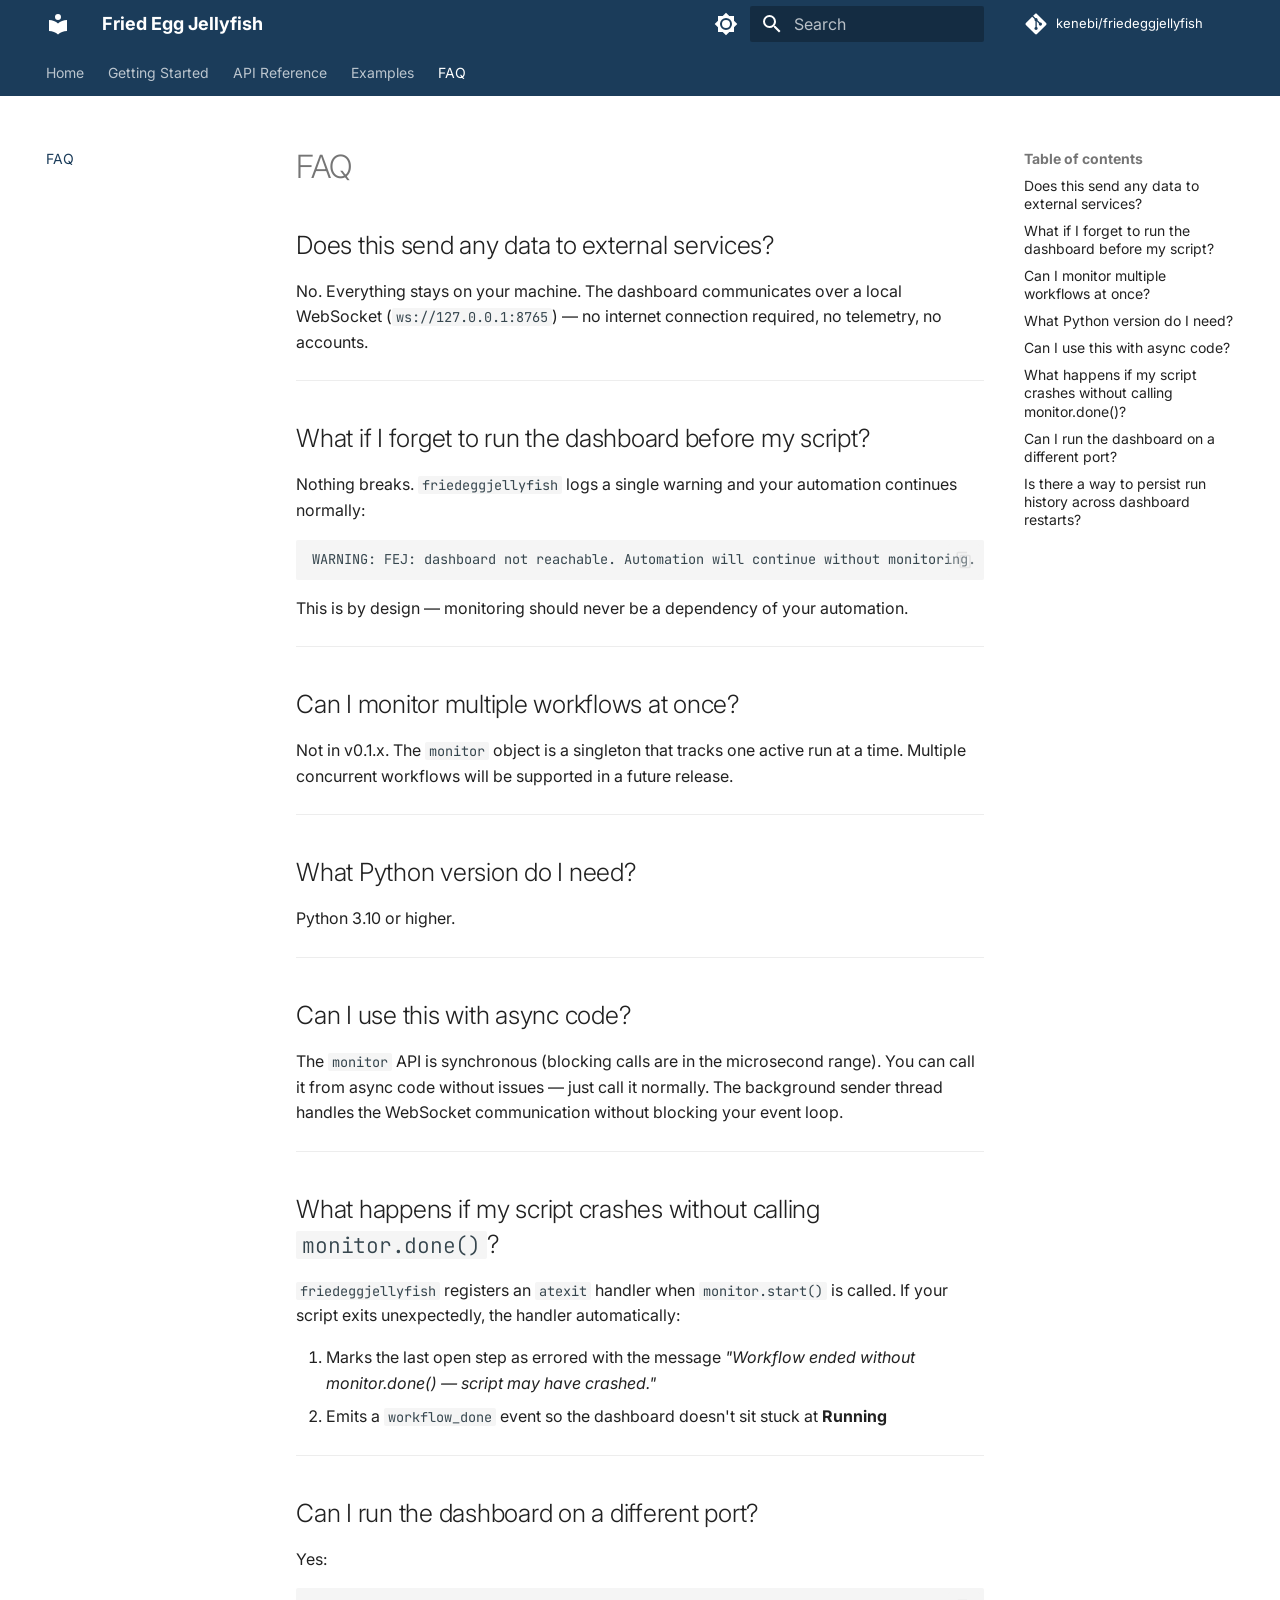
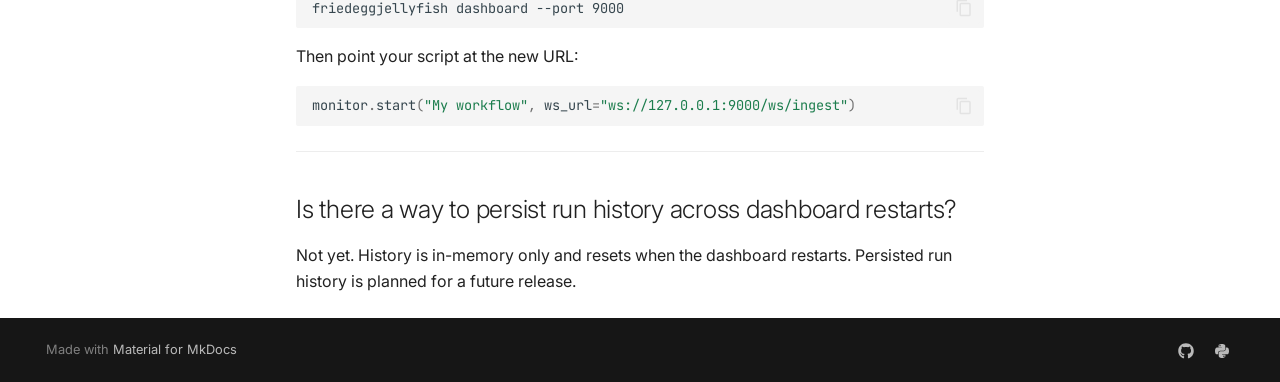
<file: faq/index.html>
<!doctype html>
<html lang="en" class="no-js">
  <head>
    
      <meta charset="utf-8">
      <meta name="viewport" content="width=device-width,initial-scale=1">
      
        <meta name="description" content="Real-time visual monitoring for code-built automations.">
      
      
      
        <link rel="canonical" href="https://kenebi.github.io/friedeggjellyfish/faq/">
      
      
        <link rel="prev" href="../examples/">
      
      
      
        
      
      
      <link rel="icon" href="../assets/images/favicon.png">
      <meta name="generator" content="mkdocs-1.6.1, mkdocs-material-9.7.6">
    
    
      
        <title>FAQ - Fried Egg Jellyfish</title>
      
    
    
      <link rel="stylesheet" href="../assets/stylesheets/main.484c7ddc.min.css">
      
        
        <link rel="stylesheet" href="../assets/stylesheets/palette.ab4e12ef.min.css">
      
      


    
    
      
    
    
      
        
        
        <link rel="preconnect" href="https://fonts.gstatic.com" crossorigin>
        <link rel="stylesheet" href="https://fonts.googleapis.com/css?family=Inter:300,300i,400,400i,700,700i%7CJetBrains+Mono:400,400i,700,700i&display=fallback">
        <style>:root{--md-text-font:"Inter";--md-code-font:"JetBrains Mono"}</style>
      
    
    
      <link rel="stylesheet" href="../stylesheets/extra.css">
    
    <script>__md_scope=new URL("..",location),__md_hash=e=>[...e].reduce(((e,_)=>(e<<5)-e+_.charCodeAt(0)),0),__md_get=(e,_=localStorage,t=__md_scope)=>JSON.parse(_.getItem(t.pathname+"."+e)),__md_set=(e,_,t=localStorage,a=__md_scope)=>{try{t.setItem(a.pathname+"."+e,JSON.stringify(_))}catch(e){}}</script>
    
      

    
    
  </head>
  
  
    
    
      
    
    
    
    
    <body dir="ltr" data-md-color-scheme="default" data-md-color-primary="custom" data-md-color-accent="custom">
  
    
    <input class="md-toggle" data-md-toggle="drawer" type="checkbox" id="__drawer" autocomplete="off">
    <input class="md-toggle" data-md-toggle="search" type="checkbox" id="__search" autocomplete="off">
    <label class="md-overlay" for="__drawer"></label>
    <div data-md-component="skip">
      
        
        <a href="#faq" class="md-skip">
          Skip to content
        </a>
      
    </div>
    <div data-md-component="announce">
      
    </div>
    
    
      

<header class="md-header" data-md-component="header">
  <nav class="md-header__inner md-grid" aria-label="Header">
    <a href=".." title="Fried Egg Jellyfish" class="md-header__button md-logo" aria-label="Fried Egg Jellyfish" data-md-component="logo">
      
  
  <svg xmlns="http://www.w3.org/2000/svg" viewBox="0 0 24 24"><path d="M12 8a3 3 0 0 0 3-3 3 3 0 0 0-3-3 3 3 0 0 0-3 3 3 3 0 0 0 3 3m0 3.54C9.64 9.35 6.5 8 3 8v11c3.5 0 6.64 1.35 9 3.54 2.36-2.19 5.5-3.54 9-3.54V8c-3.5 0-6.64 1.35-9 3.54"/></svg>

    </a>
    <label class="md-header__button md-icon" for="__drawer">
      
      <svg xmlns="http://www.w3.org/2000/svg" viewBox="0 0 24 24"><path d="M3 6h18v2H3zm0 5h18v2H3zm0 5h18v2H3z"/></svg>
    </label>
    <div class="md-header__title" data-md-component="header-title">
      <div class="md-header__ellipsis">
        <div class="md-header__topic">
          <span class="md-ellipsis">
            Fried Egg Jellyfish
          </span>
        </div>
        <div class="md-header__topic" data-md-component="header-topic">
          <span class="md-ellipsis">
            
              FAQ
            
          </span>
        </div>
      </div>
    </div>
    
      
        <form class="md-header__option" data-md-component="palette">
  
    
    
    
    <input class="md-option" data-md-color-media="" data-md-color-scheme="default" data-md-color-primary="custom" data-md-color-accent="custom"  aria-label="Switch to dark mode"  type="radio" name="__palette" id="__palette_0">
    
      <label class="md-header__button md-icon" title="Switch to dark mode" for="__palette_1" hidden>
        <svg xmlns="http://www.w3.org/2000/svg" viewBox="0 0 24 24"><path d="M12 8a4 4 0 0 0-4 4 4 4 0 0 0 4 4 4 4 0 0 0 4-4 4 4 0 0 0-4-4m0 10a6 6 0 0 1-6-6 6 6 0 0 1 6-6 6 6 0 0 1 6 6 6 6 0 0 1-6 6m8-9.31V4h-4.69L12 .69 8.69 4H4v4.69L.69 12 4 15.31V20h4.69L12 23.31 15.31 20H20v-4.69L23.31 12z"/></svg>
      </label>
    
  
    
    
    
    <input class="md-option" data-md-color-media="" data-md-color-scheme="slate" data-md-color-primary="custom" data-md-color-accent="custom"  aria-label="Switch to light mode"  type="radio" name="__palette" id="__palette_1">
    
      <label class="md-header__button md-icon" title="Switch to light mode" for="__palette_0" hidden>
        <svg xmlns="http://www.w3.org/2000/svg" viewBox="0 0 24 24"><path d="M12 18c-.89 0-1.74-.2-2.5-.55C11.56 16.5 13 14.42 13 12s-1.44-4.5-3.5-5.45C10.26 6.2 11.11 6 12 6a6 6 0 0 1 6 6 6 6 0 0 1-6 6m8-9.31V4h-4.69L12 .69 8.69 4H4v4.69L.69 12 4 15.31V20h4.69L12 23.31 15.31 20H20v-4.69L23.31 12z"/></svg>
      </label>
    
  
</form>
      
    
    
      <script>var palette=__md_get("__palette");if(palette&&palette.color){if("(prefers-color-scheme)"===palette.color.media){var media=matchMedia("(prefers-color-scheme: light)"),input=document.querySelector(media.matches?"[data-md-color-media='(prefers-color-scheme: light)']":"[data-md-color-media='(prefers-color-scheme: dark)']");palette.color.media=input.getAttribute("data-md-color-media"),palette.color.scheme=input.getAttribute("data-md-color-scheme"),palette.color.primary=input.getAttribute("data-md-color-primary"),palette.color.accent=input.getAttribute("data-md-color-accent")}for(var[key,value]of Object.entries(palette.color))document.body.setAttribute("data-md-color-"+key,value)}</script>
    
    
    
      
      
        <label class="md-header__button md-icon" for="__search">
          
          <svg xmlns="http://www.w3.org/2000/svg" viewBox="0 0 24 24"><path d="M9.5 3A6.5 6.5 0 0 1 16 9.5c0 1.61-.59 3.09-1.56 4.23l.27.27h.79l5 5-1.5 1.5-5-5v-.79l-.27-.27A6.52 6.52 0 0 1 9.5 16 6.5 6.5 0 0 1 3 9.5 6.5 6.5 0 0 1 9.5 3m0 2C7 5 5 7 5 9.5S7 14 9.5 14 14 12 14 9.5 12 5 9.5 5"/></svg>
        </label>
        <div class="md-search" data-md-component="search" role="dialog">
  <label class="md-search__overlay" for="__search"></label>
  <div class="md-search__inner" role="search">
    <form class="md-search__form" name="search">
      <input type="text" class="md-search__input" name="query" aria-label="Search" placeholder="Search" autocapitalize="off" autocorrect="off" autocomplete="off" spellcheck="false" data-md-component="search-query" required>
      <label class="md-search__icon md-icon" for="__search">
        
        <svg xmlns="http://www.w3.org/2000/svg" viewBox="0 0 24 24"><path d="M9.5 3A6.5 6.5 0 0 1 16 9.5c0 1.61-.59 3.09-1.56 4.23l.27.27h.79l5 5-1.5 1.5-5-5v-.79l-.27-.27A6.52 6.52 0 0 1 9.5 16 6.5 6.5 0 0 1 3 9.5 6.5 6.5 0 0 1 9.5 3m0 2C7 5 5 7 5 9.5S7 14 9.5 14 14 12 14 9.5 12 5 9.5 5"/></svg>
        
        <svg xmlns="http://www.w3.org/2000/svg" viewBox="0 0 24 24"><path d="M20 11v2H8l5.5 5.5-1.42 1.42L4.16 12l7.92-7.92L13.5 5.5 8 11z"/></svg>
      </label>
      <nav class="md-search__options" aria-label="Search">
        
        <button type="reset" class="md-search__icon md-icon" title="Clear" aria-label="Clear" tabindex="-1">
          
          <svg xmlns="http://www.w3.org/2000/svg" viewBox="0 0 24 24"><path d="M19 6.41 17.59 5 12 10.59 6.41 5 5 6.41 10.59 12 5 17.59 6.41 19 12 13.41 17.59 19 19 17.59 13.41 12z"/></svg>
        </button>
      </nav>
      
    </form>
    <div class="md-search__output">
      <div class="md-search__scrollwrap" tabindex="0" data-md-scrollfix>
        <div class="md-search-result" data-md-component="search-result">
          <div class="md-search-result__meta">
            Initializing search
          </div>
          <ol class="md-search-result__list" role="presentation"></ol>
        </div>
      </div>
    </div>
  </div>
</div>
      
    
    
      <div class="md-header__source">
        <a href="https://github.com/kenebi/friedeggjellyfish" title="Go to repository" class="md-source" data-md-component="source">
  <div class="md-source__icon md-icon">
    
    <svg xmlns="http://www.w3.org/2000/svg" viewBox="0 0 448 512"><!--! Font Awesome Free 7.1.0 by @fontawesome - https://fontawesome.com License - https://fontawesome.com/license/free (Icons: CC BY 4.0, Fonts: SIL OFL 1.1, Code: MIT License) Copyright 2025 Fonticons, Inc.--><path d="M439.6 236.1 244 40.5c-5.4-5.5-12.8-8.5-20.4-8.5s-15 3-20.4 8.4L162.5 81l51.5 51.5c27.1-9.1 52.7 16.8 43.4 43.7l49.7 49.7c34.2-11.8 61.2 31 35.5 56.7-26.5 26.5-70.2-2.9-56-37.3L240.3 199v121.9c25.3 12.5 22.3 41.8 9.1 55-6.4 6.4-15.2 10.1-24.3 10.1s-17.8-3.6-24.3-10.1c-17.6-17.6-11.1-46.9 11.2-56v-123c-20.8-8.5-24.6-30.7-18.6-45L142.6 101 8.5 235.1C3 240.6 0 247.9 0 255.5s3 15 8.5 20.4l195.6 195.7c5.4 5.4 12.7 8.4 20.4 8.4s15-3 20.4-8.4l194.7-194.7c5.4-5.4 8.4-12.8 8.4-20.4s-3-15-8.4-20.4"/></svg>
  </div>
  <div class="md-source__repository">
    kenebi/friedeggjellyfish
  </div>
</a>
      </div>
    
  </nav>
  
</header>
    
    <div class="md-container" data-md-component="container">
      
      
        
          
            
<nav class="md-tabs" aria-label="Tabs" data-md-component="tabs">
  <div class="md-grid">
    <ul class="md-tabs__list">
      
        
  
  
  
  
    <li class="md-tabs__item">
      <a href=".." class="md-tabs__link">
        
  
  
    
  
  Home

      </a>
    </li>
  

      
        
  
  
  
  
    <li class="md-tabs__item">
      <a href="../getting-started/" class="md-tabs__link">
        
  
  
    
  
  Getting Started

      </a>
    </li>
  

      
        
  
  
  
  
    <li class="md-tabs__item">
      <a href="../api-reference/" class="md-tabs__link">
        
  
  
    
  
  API Reference

      </a>
    </li>
  

      
        
  
  
  
  
    <li class="md-tabs__item">
      <a href="../examples/" class="md-tabs__link">
        
  
  
    
  
  Examples

      </a>
    </li>
  

      
        
  
  
  
    
  
  
    <li class="md-tabs__item md-tabs__item--active">
      <a href="./" class="md-tabs__link">
        
  
  
    
  
  FAQ

      </a>
    </li>
  

      
    </ul>
  </div>
</nav>
          
        
      
      <main class="md-main" data-md-component="main">
        <div class="md-main__inner md-grid">
          
            
              
              <div class="md-sidebar md-sidebar--primary" data-md-component="sidebar" data-md-type="navigation" >
                <div class="md-sidebar__scrollwrap">
                  <div class="md-sidebar__inner">
                    


  


<nav class="md-nav md-nav--primary md-nav--lifted" aria-label="Navigation" data-md-level="0">
  <label class="md-nav__title" for="__drawer">
    <a href=".." title="Fried Egg Jellyfish" class="md-nav__button md-logo" aria-label="Fried Egg Jellyfish" data-md-component="logo">
      
  
  <svg xmlns="http://www.w3.org/2000/svg" viewBox="0 0 24 24"><path d="M12 8a3 3 0 0 0 3-3 3 3 0 0 0-3-3 3 3 0 0 0-3 3 3 3 0 0 0 3 3m0 3.54C9.64 9.35 6.5 8 3 8v11c3.5 0 6.64 1.35 9 3.54 2.36-2.19 5.5-3.54 9-3.54V8c-3.5 0-6.64 1.35-9 3.54"/></svg>

    </a>
    Fried Egg Jellyfish
  </label>
  
    <div class="md-nav__source">
      <a href="https://github.com/kenebi/friedeggjellyfish" title="Go to repository" class="md-source" data-md-component="source">
  <div class="md-source__icon md-icon">
    
    <svg xmlns="http://www.w3.org/2000/svg" viewBox="0 0 448 512"><!--! Font Awesome Free 7.1.0 by @fontawesome - https://fontawesome.com License - https://fontawesome.com/license/free (Icons: CC BY 4.0, Fonts: SIL OFL 1.1, Code: MIT License) Copyright 2025 Fonticons, Inc.--><path d="M439.6 236.1 244 40.5c-5.4-5.5-12.8-8.5-20.4-8.5s-15 3-20.4 8.4L162.5 81l51.5 51.5c27.1-9.1 52.7 16.8 43.4 43.7l49.7 49.7c34.2-11.8 61.2 31 35.5 56.7-26.5 26.5-70.2-2.9-56-37.3L240.3 199v121.9c25.3 12.5 22.3 41.8 9.1 55-6.4 6.4-15.2 10.1-24.3 10.1s-17.8-3.6-24.3-10.1c-17.6-17.6-11.1-46.9 11.2-56v-123c-20.8-8.5-24.6-30.7-18.6-45L142.6 101 8.5 235.1C3 240.6 0 247.9 0 255.5s3 15 8.5 20.4l195.6 195.7c5.4 5.4 12.7 8.4 20.4 8.4s15-3 20.4-8.4l194.7-194.7c5.4-5.4 8.4-12.8 8.4-20.4s-3-15-8.4-20.4"/></svg>
  </div>
  <div class="md-source__repository">
    kenebi/friedeggjellyfish
  </div>
</a>
    </div>
  
  <ul class="md-nav__list" data-md-scrollfix>
    
      
      
  
  
  
  
    <li class="md-nav__item">
      <a href=".." class="md-nav__link">
        
  
  
  <span class="md-ellipsis">
    
  
    Home
  

    
  </span>
  
  

      </a>
    </li>
  

    
      
      
  
  
  
  
    <li class="md-nav__item">
      <a href="../getting-started/" class="md-nav__link">
        
  
  
  <span class="md-ellipsis">
    
  
    Getting Started
  

    
  </span>
  
  

      </a>
    </li>
  

    
      
      
  
  
  
  
    <li class="md-nav__item">
      <a href="../api-reference/" class="md-nav__link">
        
  
  
  <span class="md-ellipsis">
    
  
    API Reference
  

    
  </span>
  
  

      </a>
    </li>
  

    
      
      
  
  
  
  
    <li class="md-nav__item">
      <a href="../examples/" class="md-nav__link">
        
  
  
  <span class="md-ellipsis">
    
  
    Examples
  

    
  </span>
  
  

      </a>
    </li>
  

    
      
      
  
  
    
  
  
  
    <li class="md-nav__item md-nav__item--active">
      
      <input class="md-nav__toggle md-toggle" type="checkbox" id="__toc">
      
      
        
      
      
        <label class="md-nav__link md-nav__link--active" for="__toc">
          
  
  
  <span class="md-ellipsis">
    
  
    FAQ
  

    
  </span>
  
  

          <span class="md-nav__icon md-icon"></span>
        </label>
      
      <a href="./" class="md-nav__link md-nav__link--active">
        
  
  
  <span class="md-ellipsis">
    
  
    FAQ
  

    
  </span>
  
  

      </a>
      
        

<nav class="md-nav md-nav--secondary" aria-label="Table of contents">
  
  
  
    
  
  
    <label class="md-nav__title" for="__toc">
      <span class="md-nav__icon md-icon"></span>
      Table of contents
    </label>
    <ul class="md-nav__list" data-md-component="toc" data-md-scrollfix>
      
        <li class="md-nav__item">
  <a href="#does-this-send-any-data-to-external-services" class="md-nav__link">
    <span class="md-ellipsis">
      
        Does this send any data to external services?
      
    </span>
  </a>
  
</li>
      
        <li class="md-nav__item">
  <a href="#what-if-i-forget-to-run-the-dashboard-before-my-script" class="md-nav__link">
    <span class="md-ellipsis">
      
        What if I forget to run the dashboard before my script?
      
    </span>
  </a>
  
</li>
      
        <li class="md-nav__item">
  <a href="#can-i-monitor-multiple-workflows-at-once" class="md-nav__link">
    <span class="md-ellipsis">
      
        Can I monitor multiple workflows at once?
      
    </span>
  </a>
  
</li>
      
        <li class="md-nav__item">
  <a href="#what-python-version-do-i-need" class="md-nav__link">
    <span class="md-ellipsis">
      
        What Python version do I need?
      
    </span>
  </a>
  
</li>
      
        <li class="md-nav__item">
  <a href="#can-i-use-this-with-async-code" class="md-nav__link">
    <span class="md-ellipsis">
      
        Can I use this with async code?
      
    </span>
  </a>
  
</li>
      
        <li class="md-nav__item">
  <a href="#what-happens-if-my-script-crashes-without-calling-monitordone" class="md-nav__link">
    <span class="md-ellipsis">
      
        What happens if my script crashes without calling monitor.done()?
      
    </span>
  </a>
  
</li>
      
        <li class="md-nav__item">
  <a href="#can-i-run-the-dashboard-on-a-different-port" class="md-nav__link">
    <span class="md-ellipsis">
      
        Can I run the dashboard on a different port?
      
    </span>
  </a>
  
</li>
      
        <li class="md-nav__item">
  <a href="#is-there-a-way-to-persist-run-history-across-dashboard-restarts" class="md-nav__link">
    <span class="md-ellipsis">
      
        Is there a way to persist run history across dashboard restarts?
      
    </span>
  </a>
  
</li>
      
    </ul>
  
</nav>
      
    </li>
  

    
  </ul>
</nav>
                  </div>
                </div>
              </div>
            
            
              
              <div class="md-sidebar md-sidebar--secondary" data-md-component="sidebar" data-md-type="toc" >
                <div class="md-sidebar__scrollwrap">
                  <div class="md-sidebar__inner">
                    

<nav class="md-nav md-nav--secondary" aria-label="Table of contents">
  
  
  
    
  
  
    <label class="md-nav__title" for="__toc">
      <span class="md-nav__icon md-icon"></span>
      Table of contents
    </label>
    <ul class="md-nav__list" data-md-component="toc" data-md-scrollfix>
      
        <li class="md-nav__item">
  <a href="#does-this-send-any-data-to-external-services" class="md-nav__link">
    <span class="md-ellipsis">
      
        Does this send any data to external services?
      
    </span>
  </a>
  
</li>
      
        <li class="md-nav__item">
  <a href="#what-if-i-forget-to-run-the-dashboard-before-my-script" class="md-nav__link">
    <span class="md-ellipsis">
      
        What if I forget to run the dashboard before my script?
      
    </span>
  </a>
  
</li>
      
        <li class="md-nav__item">
  <a href="#can-i-monitor-multiple-workflows-at-once" class="md-nav__link">
    <span class="md-ellipsis">
      
        Can I monitor multiple workflows at once?
      
    </span>
  </a>
  
</li>
      
        <li class="md-nav__item">
  <a href="#what-python-version-do-i-need" class="md-nav__link">
    <span class="md-ellipsis">
      
        What Python version do I need?
      
    </span>
  </a>
  
</li>
      
        <li class="md-nav__item">
  <a href="#can-i-use-this-with-async-code" class="md-nav__link">
    <span class="md-ellipsis">
      
        Can I use this with async code?
      
    </span>
  </a>
  
</li>
      
        <li class="md-nav__item">
  <a href="#what-happens-if-my-script-crashes-without-calling-monitordone" class="md-nav__link">
    <span class="md-ellipsis">
      
        What happens if my script crashes without calling monitor.done()?
      
    </span>
  </a>
  
</li>
      
        <li class="md-nav__item">
  <a href="#can-i-run-the-dashboard-on-a-different-port" class="md-nav__link">
    <span class="md-ellipsis">
      
        Can I run the dashboard on a different port?
      
    </span>
  </a>
  
</li>
      
        <li class="md-nav__item">
  <a href="#is-there-a-way-to-persist-run-history-across-dashboard-restarts" class="md-nav__link">
    <span class="md-ellipsis">
      
        Is there a way to persist run history across dashboard restarts?
      
    </span>
  </a>
  
</li>
      
    </ul>
  
</nav>
                  </div>
                </div>
              </div>
            
          
          
            <div class="md-content" data-md-component="content">
              
              <article class="md-content__inner md-typeset">
                
                  


  
  


<h1 id="faq">FAQ</h1>
<h2 id="does-this-send-any-data-to-external-services">Does this send any data to external services?</h2>
<p>No. Everything stays on your machine. The dashboard communicates over a local WebSocket (<code>ws://127.0.0.1:8765</code>) — no internet connection required, no telemetry, no accounts.</p>
<hr />
<h2 id="what-if-i-forget-to-run-the-dashboard-before-my-script">What if I forget to run the dashboard before my script?</h2>
<p>Nothing breaks. <code>friedeggjellyfish</code> logs a single warning and your automation continues normally:</p>
<div class="highlight"><pre><span></span><code><a id="__codelineno-0-1" name="__codelineno-0-1" href="#__codelineno-0-1"></a>WARNING: FEJ: dashboard not reachable. Automation will continue without monitoring.
</code></pre></div>
<p>This is by design — monitoring should never be a dependency of your automation.</p>
<hr />
<h2 id="can-i-monitor-multiple-workflows-at-once">Can I monitor multiple workflows at once?</h2>
<p>Not in v0.1.x. The <code>monitor</code> object is a singleton that tracks one active run at a time. Multiple concurrent workflows will be supported in a future release.</p>
<hr />
<h2 id="what-python-version-do-i-need">What Python version do I need?</h2>
<p>Python 3.10 or higher.</p>
<hr />
<h2 id="can-i-use-this-with-async-code">Can I use this with async code?</h2>
<p>The <code>monitor</code> API is synchronous (blocking calls are in the microsecond range). You can call it from async code without issues — just call it normally. The background sender thread handles the WebSocket communication without blocking your event loop.</p>
<hr />
<h2 id="what-happens-if-my-script-crashes-without-calling-monitordone">What happens if my script crashes without calling <code>monitor.done()</code>?</h2>
<p><code>friedeggjellyfish</code> registers an <code>atexit</code> handler when <code>monitor.start()</code> is called. If your script exits unexpectedly, the handler automatically:</p>
<ol>
<li>Marks the last open step as errored with the message <em>"Workflow ended without monitor.done() — script may have crashed."</em></li>
<li>Emits a <code>workflow_done</code> event so the dashboard doesn't sit stuck at <strong>Running</strong></li>
</ol>
<hr />
<h2 id="can-i-run-the-dashboard-on-a-different-port">Can I run the dashboard on a different port?</h2>
<p>Yes:</p>
<div class="highlight"><pre><span></span><code><a id="__codelineno-1-1" name="__codelineno-1-1" href="#__codelineno-1-1"></a>friedeggjellyfish dashboard --port 9000
</code></pre></div>
<p>Then point your script at the new URL:</p>
<div class="highlight"><pre><span></span><code><a id="__codelineno-2-1" name="__codelineno-2-1" href="#__codelineno-2-1"></a><span class="n">monitor</span><span class="o">.</span><span class="n">start</span><span class="p">(</span><span class="s2">&quot;My workflow&quot;</span><span class="p">,</span> <span class="n">ws_url</span><span class="o">=</span><span class="s2">&quot;ws://127.0.0.1:9000/ws/ingest&quot;</span><span class="p">)</span>
</code></pre></div>
<hr />
<h2 id="is-there-a-way-to-persist-run-history-across-dashboard-restarts">Is there a way to persist run history across dashboard restarts?</h2>
<p>Not yet. History is in-memory only and resets when the dashboard restarts. Persisted run history is planned for a future release.</p>












                
              </article>
            </div>
          
          
<script>var target=document.getElementById(location.hash.slice(1));target&&target.name&&(target.checked=target.name.startsWith("__tabbed_"))</script>
        </div>
        
          <button type="button" class="md-top md-icon" data-md-component="top" hidden>
  
  <svg xmlns="http://www.w3.org/2000/svg" viewBox="0 0 24 24"><path d="M13 20h-2V8l-5.5 5.5-1.42-1.42L12 4.16l7.92 7.92-1.42 1.42L13 8z"/></svg>
  Back to top
</button>
        
      </main>
      
        <footer class="md-footer">
  
  <div class="md-footer-meta md-typeset">
    <div class="md-footer-meta__inner md-grid">
      <div class="md-copyright">
  
  
    Made with
    <a href="https://squidfunk.github.io/mkdocs-material/" target="_blank" rel="noopener">
      Material for MkDocs
    </a>
  
</div>
      
        
<div class="md-social">
  
    
    
    
    
      
      
    
    <a href="https://github.com/kenebi/friedeggjellyfish" target="_blank" rel="noopener" title="github.com" class="md-social__link">
      <svg xmlns="http://www.w3.org/2000/svg" viewBox="0 0 512 512"><!--! Font Awesome Free 7.1.0 by @fontawesome - https://fontawesome.com License - https://fontawesome.com/license/free (Icons: CC BY 4.0, Fonts: SIL OFL 1.1, Code: MIT License) Copyright 2025 Fonticons, Inc.--><path d="M173.9 397.4c0 2-2.3 3.6-5.2 3.6-3.3.3-5.6-1.3-5.6-3.6 0-2 2.3-3.6 5.2-3.6 3-.3 5.6 1.3 5.6 3.6m-31.1-4.5c-.7 2 1.3 4.3 4.3 4.9 2.6 1 5.6 0 6.2-2s-1.3-4.3-4.3-5.2c-2.6-.7-5.5.3-6.2 2.3m44.2-1.7c-2.9.7-4.9 2.6-4.6 4.9.3 2 2.9 3.3 5.9 2.6 2.9-.7 4.9-2.6 4.6-4.6-.3-1.9-3-3.2-5.9-2.9M252.8 8C114.1 8 8 113.3 8 252c0 110.9 69.8 205.8 169.5 239.2 12.8 2.3 17.3-5.6 17.3-12.1 0-6.2-.3-40.4-.3-61.4 0 0-70 15-84.7-29.8 0 0-11.4-29.1-27.8-36.6 0 0-22.9-15.7 1.6-15.4 0 0 24.9 2 38.6 25.8 21.9 38.6 58.6 27.5 72.9 20.9 2.3-16 8.8-27.1 16-33.7-55.9-6.2-112.3-14.3-112.3-110.5 0-27.5 7.6-41.3 23.6-58.9-2.6-6.5-11.1-33.3 2.6-67.9 20.9-6.5 69 27 69 27 20-5.6 41.5-8.5 62.8-8.5s42.8 2.9 62.8 8.5c0 0 48.1-33.6 69-27 13.7 34.7 5.2 61.4 2.6 67.9 16 17.7 25.8 31.5 25.8 58.9 0 96.5-58.9 104.2-114.8 110.5 9.2 7.9 17 22.9 17 46.4 0 33.7-.3 75.4-.3 83.6 0 6.5 4.6 14.4 17.3 12.1C436.2 457.8 504 362.9 504 252 504 113.3 391.5 8 252.8 8M105.2 352.9c-1.3 1-1 3.3.7 5.2 1.6 1.6 3.9 2.3 5.2 1 1.3-1 1-3.3-.7-5.2-1.6-1.6-3.9-2.3-5.2-1m-10.8-8.1c-.7 1.3.3 2.9 2.3 3.9 1.6 1 3.6.7 4.3-.7.7-1.3-.3-2.9-2.3-3.9-2-.6-3.6-.3-4.3.7m32.4 35.6c-1.6 1.3-1 4.3 1.3 6.2 2.3 2.3 5.2 2.6 6.5 1 1.3-1.3.7-4.3-1.3-6.2-2.2-2.3-5.2-2.6-6.5-1m-11.4-14.7c-1.6 1-1.6 3.6 0 5.9s4.3 3.3 5.6 2.3c1.6-1.3 1.6-3.9 0-6.2-1.4-2.3-4-3.3-5.6-2"/></svg>
    </a>
  
    
    
    
    
      
      
    
    <a href="https://pypi.org/project/friedeggjellyfish/" target="_blank" rel="noopener" title="pypi.org" class="md-social__link">
      <svg xmlns="http://www.w3.org/2000/svg" viewBox="0 0 448 512"><!--! Font Awesome Free 7.1.0 by @fontawesome - https://fontawesome.com License - https://fontawesome.com/license/free (Icons: CC BY 4.0, Fonts: SIL OFL 1.1, Code: MIT License) Copyright 2025 Fonticons, Inc.--><path d="M439.8 200.5c-7.7-30.9-22.3-54.2-53.4-54.2h-40.1v47.4c0 36.8-31.2 67.8-66.8 67.8H172.7c-29.2 0-53.4 25-53.4 54.3v101.8c0 29 25.2 46 53.4 54.3 33.8 9.9 66.3 11.7 106.8 0 26.9-7.8 53.4-23.5 53.4-54.3v-40.7H226.2v-13.6h160.2c31.1 0 42.6-21.7 53.4-54.2 11.2-33.5 10.7-65.7 0-108.6M286.2 444.7a20.4 20.4 0 1 1 0-40.7 20.4 20.4 0 1 1 0 40.7M167.8 248.1h106.8c29.7 0 53.4-24.5 53.4-54.3V91.9c0-29-24.4-50.7-53.4-55.6-35.8-5.9-74.7-5.6-106.8.1-45.2 8-53.4 24.7-53.4 55.6v40.7h106.9v13.6h-147c-31.1 0-58.3 18.7-66.8 54.2-9.8 40.7-10.2 66.1 0 108.6 7.6 31.6 25.7 54.2 56.8 54.2H101v-48.8c0-35.3 30.5-66.4 66.8-66.4m-6.6-183.4a20.4 20.4 0 1 1 0 40.8 20.4 20.4 0 1 1 0-40.8"/></svg>
    </a>
  
</div>
      
    </div>
  </div>
</footer>
      
    </div>
    <div class="md-dialog" data-md-component="dialog">
      <div class="md-dialog__inner md-typeset"></div>
    </div>
    
    
    
      
      
      <script id="__config" type="application/json">{"annotate": null, "base": "..", "features": ["navigation.tabs", "navigation.top", "content.code.copy", "toc.follow"], "search": "../assets/javascripts/workers/search.2c215733.min.js", "tags": null, "translations": {"clipboard.copied": "Copied to clipboard", "clipboard.copy": "Copy to clipboard", "search.result.more.one": "1 more on this page", "search.result.more.other": "# more on this page", "search.result.none": "No matching documents", "search.result.one": "1 matching document", "search.result.other": "# matching documents", "search.result.placeholder": "Type to start searching", "search.result.term.missing": "Missing", "select.version": "Select version"}, "version": null}</script>
    
    
      <script src="../assets/javascripts/bundle.79ae519e.min.js"></script>
      
    
  </body>
</html>
</file>
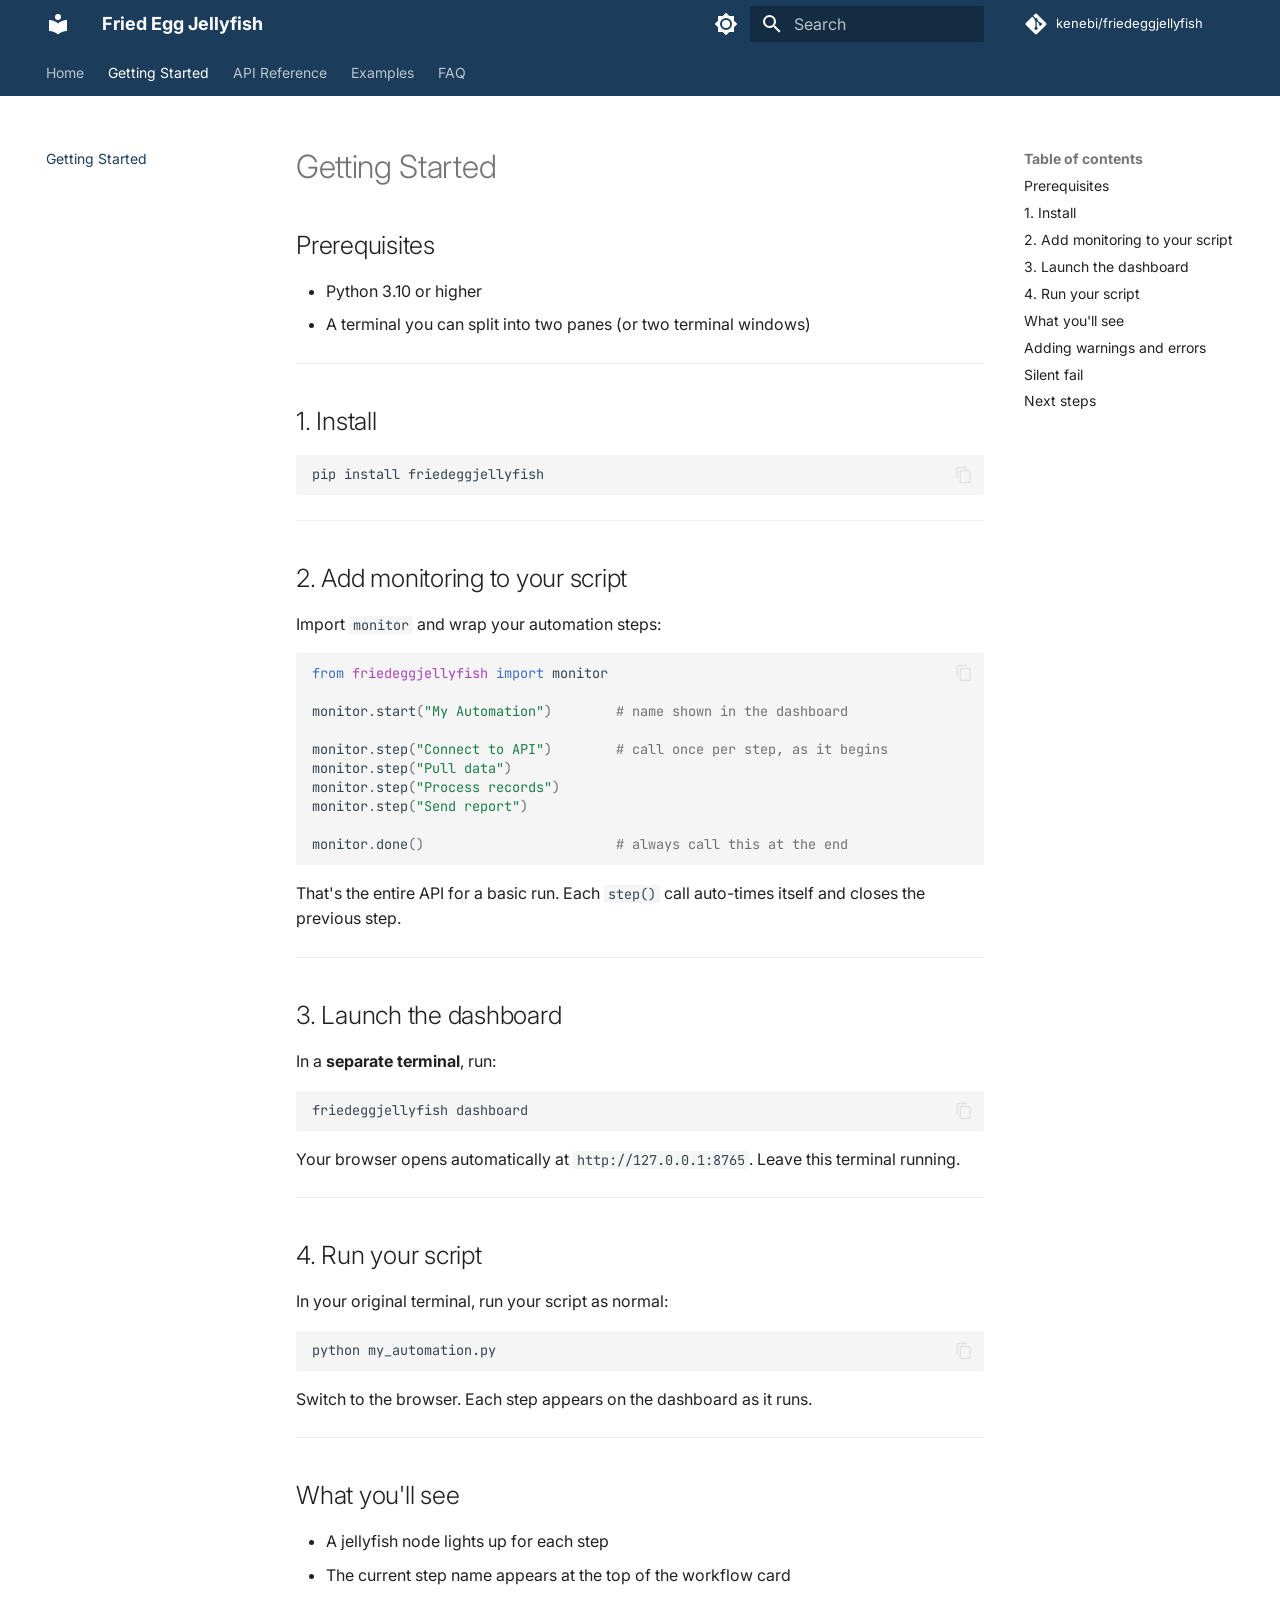
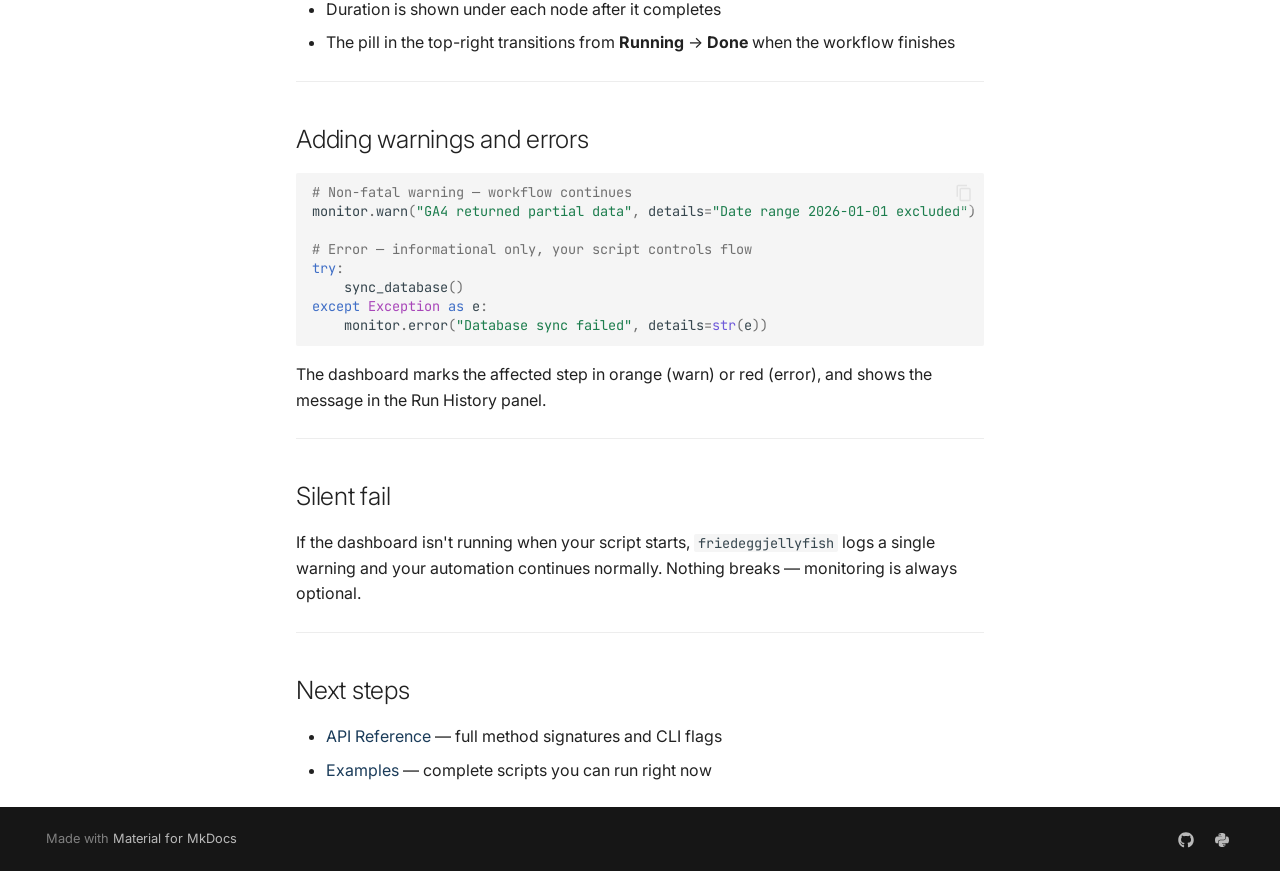
<file: getting-started/index.html>
<!doctype html>
<html lang="en" class="no-js">
  <head>
    
      <meta charset="utf-8">
      <meta name="viewport" content="width=device-width,initial-scale=1">
      
        <meta name="description" content="Real-time visual monitoring for code-built automations.">
      
      
      
        <link rel="canonical" href="https://kenebi.github.io/friedeggjellyfish/getting-started/">
      
      
        <link rel="prev" href="..">
      
      
        <link rel="next" href="../api-reference/">
      
      
        
      
      
      <link rel="icon" href="../assets/images/favicon.png">
      <meta name="generator" content="mkdocs-1.6.1, mkdocs-material-9.7.6">
    
    
      
        <title>Getting Started - Fried Egg Jellyfish</title>
      
    
    
      <link rel="stylesheet" href="../assets/stylesheets/main.484c7ddc.min.css">
      
        
        <link rel="stylesheet" href="../assets/stylesheets/palette.ab4e12ef.min.css">
      
      


    
    
      
    
    
      
        
        
        <link rel="preconnect" href="https://fonts.gstatic.com" crossorigin>
        <link rel="stylesheet" href="https://fonts.googleapis.com/css?family=Inter:300,300i,400,400i,700,700i%7CJetBrains+Mono:400,400i,700,700i&display=fallback">
        <style>:root{--md-text-font:"Inter";--md-code-font:"JetBrains Mono"}</style>
      
    
    
      <link rel="stylesheet" href="../stylesheets/extra.css">
    
    <script>__md_scope=new URL("..",location),__md_hash=e=>[...e].reduce(((e,_)=>(e<<5)-e+_.charCodeAt(0)),0),__md_get=(e,_=localStorage,t=__md_scope)=>JSON.parse(_.getItem(t.pathname+"."+e)),__md_set=(e,_,t=localStorage,a=__md_scope)=>{try{t.setItem(a.pathname+"."+e,JSON.stringify(_))}catch(e){}}</script>
    
      

    
    
  </head>
  
  
    
    
      
    
    
    
    
    <body dir="ltr" data-md-color-scheme="default" data-md-color-primary="custom" data-md-color-accent="custom">
  
    
    <input class="md-toggle" data-md-toggle="drawer" type="checkbox" id="__drawer" autocomplete="off">
    <input class="md-toggle" data-md-toggle="search" type="checkbox" id="__search" autocomplete="off">
    <label class="md-overlay" for="__drawer"></label>
    <div data-md-component="skip">
      
        
        <a href="#getting-started" class="md-skip">
          Skip to content
        </a>
      
    </div>
    <div data-md-component="announce">
      
    </div>
    
    
      

<header class="md-header" data-md-component="header">
  <nav class="md-header__inner md-grid" aria-label="Header">
    <a href=".." title="Fried Egg Jellyfish" class="md-header__button md-logo" aria-label="Fried Egg Jellyfish" data-md-component="logo">
      
  
  <svg xmlns="http://www.w3.org/2000/svg" viewBox="0 0 24 24"><path d="M12 8a3 3 0 0 0 3-3 3 3 0 0 0-3-3 3 3 0 0 0-3 3 3 3 0 0 0 3 3m0 3.54C9.64 9.35 6.5 8 3 8v11c3.5 0 6.64 1.35 9 3.54 2.36-2.19 5.5-3.54 9-3.54V8c-3.5 0-6.64 1.35-9 3.54"/></svg>

    </a>
    <label class="md-header__button md-icon" for="__drawer">
      
      <svg xmlns="http://www.w3.org/2000/svg" viewBox="0 0 24 24"><path d="M3 6h18v2H3zm0 5h18v2H3zm0 5h18v2H3z"/></svg>
    </label>
    <div class="md-header__title" data-md-component="header-title">
      <div class="md-header__ellipsis">
        <div class="md-header__topic">
          <span class="md-ellipsis">
            Fried Egg Jellyfish
          </span>
        </div>
        <div class="md-header__topic" data-md-component="header-topic">
          <span class="md-ellipsis">
            
              Getting Started
            
          </span>
        </div>
      </div>
    </div>
    
      
        <form class="md-header__option" data-md-component="palette">
  
    
    
    
    <input class="md-option" data-md-color-media="" data-md-color-scheme="default" data-md-color-primary="custom" data-md-color-accent="custom"  aria-label="Switch to dark mode"  type="radio" name="__palette" id="__palette_0">
    
      <label class="md-header__button md-icon" title="Switch to dark mode" for="__palette_1" hidden>
        <svg xmlns="http://www.w3.org/2000/svg" viewBox="0 0 24 24"><path d="M12 8a4 4 0 0 0-4 4 4 4 0 0 0 4 4 4 4 0 0 0 4-4 4 4 0 0 0-4-4m0 10a6 6 0 0 1-6-6 6 6 0 0 1 6-6 6 6 0 0 1 6 6 6 6 0 0 1-6 6m8-9.31V4h-4.69L12 .69 8.69 4H4v4.69L.69 12 4 15.31V20h4.69L12 23.31 15.31 20H20v-4.69L23.31 12z"/></svg>
      </label>
    
  
    
    
    
    <input class="md-option" data-md-color-media="" data-md-color-scheme="slate" data-md-color-primary="custom" data-md-color-accent="custom"  aria-label="Switch to light mode"  type="radio" name="__palette" id="__palette_1">
    
      <label class="md-header__button md-icon" title="Switch to light mode" for="__palette_0" hidden>
        <svg xmlns="http://www.w3.org/2000/svg" viewBox="0 0 24 24"><path d="M12 18c-.89 0-1.74-.2-2.5-.55C11.56 16.5 13 14.42 13 12s-1.44-4.5-3.5-5.45C10.26 6.2 11.11 6 12 6a6 6 0 0 1 6 6 6 6 0 0 1-6 6m8-9.31V4h-4.69L12 .69 8.69 4H4v4.69L.69 12 4 15.31V20h4.69L12 23.31 15.31 20H20v-4.69L23.31 12z"/></svg>
      </label>
    
  
</form>
      
    
    
      <script>var palette=__md_get("__palette");if(palette&&palette.color){if("(prefers-color-scheme)"===palette.color.media){var media=matchMedia("(prefers-color-scheme: light)"),input=document.querySelector(media.matches?"[data-md-color-media='(prefers-color-scheme: light)']":"[data-md-color-media='(prefers-color-scheme: dark)']");palette.color.media=input.getAttribute("data-md-color-media"),palette.color.scheme=input.getAttribute("data-md-color-scheme"),palette.color.primary=input.getAttribute("data-md-color-primary"),palette.color.accent=input.getAttribute("data-md-color-accent")}for(var[key,value]of Object.entries(palette.color))document.body.setAttribute("data-md-color-"+key,value)}</script>
    
    
    
      
      
        <label class="md-header__button md-icon" for="__search">
          
          <svg xmlns="http://www.w3.org/2000/svg" viewBox="0 0 24 24"><path d="M9.5 3A6.5 6.5 0 0 1 16 9.5c0 1.61-.59 3.09-1.56 4.23l.27.27h.79l5 5-1.5 1.5-5-5v-.79l-.27-.27A6.52 6.52 0 0 1 9.5 16 6.5 6.5 0 0 1 3 9.5 6.5 6.5 0 0 1 9.5 3m0 2C7 5 5 7 5 9.5S7 14 9.5 14 14 12 14 9.5 12 5 9.5 5"/></svg>
        </label>
        <div class="md-search" data-md-component="search" role="dialog">
  <label class="md-search__overlay" for="__search"></label>
  <div class="md-search__inner" role="search">
    <form class="md-search__form" name="search">
      <input type="text" class="md-search__input" name="query" aria-label="Search" placeholder="Search" autocapitalize="off" autocorrect="off" autocomplete="off" spellcheck="false" data-md-component="search-query" required>
      <label class="md-search__icon md-icon" for="__search">
        
        <svg xmlns="http://www.w3.org/2000/svg" viewBox="0 0 24 24"><path d="M9.5 3A6.5 6.5 0 0 1 16 9.5c0 1.61-.59 3.09-1.56 4.23l.27.27h.79l5 5-1.5 1.5-5-5v-.79l-.27-.27A6.52 6.52 0 0 1 9.5 16 6.5 6.5 0 0 1 3 9.5 6.5 6.5 0 0 1 9.5 3m0 2C7 5 5 7 5 9.5S7 14 9.5 14 14 12 14 9.5 12 5 9.5 5"/></svg>
        
        <svg xmlns="http://www.w3.org/2000/svg" viewBox="0 0 24 24"><path d="M20 11v2H8l5.5 5.5-1.42 1.42L4.16 12l7.92-7.92L13.5 5.5 8 11z"/></svg>
      </label>
      <nav class="md-search__options" aria-label="Search">
        
        <button type="reset" class="md-search__icon md-icon" title="Clear" aria-label="Clear" tabindex="-1">
          
          <svg xmlns="http://www.w3.org/2000/svg" viewBox="0 0 24 24"><path d="M19 6.41 17.59 5 12 10.59 6.41 5 5 6.41 10.59 12 5 17.59 6.41 19 12 13.41 17.59 19 19 17.59 13.41 12z"/></svg>
        </button>
      </nav>
      
    </form>
    <div class="md-search__output">
      <div class="md-search__scrollwrap" tabindex="0" data-md-scrollfix>
        <div class="md-search-result" data-md-component="search-result">
          <div class="md-search-result__meta">
            Initializing search
          </div>
          <ol class="md-search-result__list" role="presentation"></ol>
        </div>
      </div>
    </div>
  </div>
</div>
      
    
    
      <div class="md-header__source">
        <a href="https://github.com/kenebi/friedeggjellyfish" title="Go to repository" class="md-source" data-md-component="source">
  <div class="md-source__icon md-icon">
    
    <svg xmlns="http://www.w3.org/2000/svg" viewBox="0 0 448 512"><!--! Font Awesome Free 7.1.0 by @fontawesome - https://fontawesome.com License - https://fontawesome.com/license/free (Icons: CC BY 4.0, Fonts: SIL OFL 1.1, Code: MIT License) Copyright 2025 Fonticons, Inc.--><path d="M439.6 236.1 244 40.5c-5.4-5.5-12.8-8.5-20.4-8.5s-15 3-20.4 8.4L162.5 81l51.5 51.5c27.1-9.1 52.7 16.8 43.4 43.7l49.7 49.7c34.2-11.8 61.2 31 35.5 56.7-26.5 26.5-70.2-2.9-56-37.3L240.3 199v121.9c25.3 12.5 22.3 41.8 9.1 55-6.4 6.4-15.2 10.1-24.3 10.1s-17.8-3.6-24.3-10.1c-17.6-17.6-11.1-46.9 11.2-56v-123c-20.8-8.5-24.6-30.7-18.6-45L142.6 101 8.5 235.1C3 240.6 0 247.9 0 255.5s3 15 8.5 20.4l195.6 195.7c5.4 5.4 12.7 8.4 20.4 8.4s15-3 20.4-8.4l194.7-194.7c5.4-5.4 8.4-12.8 8.4-20.4s-3-15-8.4-20.4"/></svg>
  </div>
  <div class="md-source__repository">
    kenebi/friedeggjellyfish
  </div>
</a>
      </div>
    
  </nav>
  
</header>
    
    <div class="md-container" data-md-component="container">
      
      
        
          
            
<nav class="md-tabs" aria-label="Tabs" data-md-component="tabs">
  <div class="md-grid">
    <ul class="md-tabs__list">
      
        
  
  
  
  
    <li class="md-tabs__item">
      <a href=".." class="md-tabs__link">
        
  
  
    
  
  Home

      </a>
    </li>
  

      
        
  
  
  
    
  
  
    <li class="md-tabs__item md-tabs__item--active">
      <a href="./" class="md-tabs__link">
        
  
  
    
  
  Getting Started

      </a>
    </li>
  

      
        
  
  
  
  
    <li class="md-tabs__item">
      <a href="../api-reference/" class="md-tabs__link">
        
  
  
    
  
  API Reference

      </a>
    </li>
  

      
        
  
  
  
  
    <li class="md-tabs__item">
      <a href="../examples/" class="md-tabs__link">
        
  
  
    
  
  Examples

      </a>
    </li>
  

      
        
  
  
  
  
    <li class="md-tabs__item">
      <a href="../faq/" class="md-tabs__link">
        
  
  
    
  
  FAQ

      </a>
    </li>
  

      
    </ul>
  </div>
</nav>
          
        
      
      <main class="md-main" data-md-component="main">
        <div class="md-main__inner md-grid">
          
            
              
              <div class="md-sidebar md-sidebar--primary" data-md-component="sidebar" data-md-type="navigation" >
                <div class="md-sidebar__scrollwrap">
                  <div class="md-sidebar__inner">
                    


  


<nav class="md-nav md-nav--primary md-nav--lifted" aria-label="Navigation" data-md-level="0">
  <label class="md-nav__title" for="__drawer">
    <a href=".." title="Fried Egg Jellyfish" class="md-nav__button md-logo" aria-label="Fried Egg Jellyfish" data-md-component="logo">
      
  
  <svg xmlns="http://www.w3.org/2000/svg" viewBox="0 0 24 24"><path d="M12 8a3 3 0 0 0 3-3 3 3 0 0 0-3-3 3 3 0 0 0-3 3 3 3 0 0 0 3 3m0 3.54C9.64 9.35 6.5 8 3 8v11c3.5 0 6.64 1.35 9 3.54 2.36-2.19 5.5-3.54 9-3.54V8c-3.5 0-6.64 1.35-9 3.54"/></svg>

    </a>
    Fried Egg Jellyfish
  </label>
  
    <div class="md-nav__source">
      <a href="https://github.com/kenebi/friedeggjellyfish" title="Go to repository" class="md-source" data-md-component="source">
  <div class="md-source__icon md-icon">
    
    <svg xmlns="http://www.w3.org/2000/svg" viewBox="0 0 448 512"><!--! Font Awesome Free 7.1.0 by @fontawesome - https://fontawesome.com License - https://fontawesome.com/license/free (Icons: CC BY 4.0, Fonts: SIL OFL 1.1, Code: MIT License) Copyright 2025 Fonticons, Inc.--><path d="M439.6 236.1 244 40.5c-5.4-5.5-12.8-8.5-20.4-8.5s-15 3-20.4 8.4L162.5 81l51.5 51.5c27.1-9.1 52.7 16.8 43.4 43.7l49.7 49.7c34.2-11.8 61.2 31 35.5 56.7-26.5 26.5-70.2-2.9-56-37.3L240.3 199v121.9c25.3 12.5 22.3 41.8 9.1 55-6.4 6.4-15.2 10.1-24.3 10.1s-17.8-3.6-24.3-10.1c-17.6-17.6-11.1-46.9 11.2-56v-123c-20.8-8.5-24.6-30.7-18.6-45L142.6 101 8.5 235.1C3 240.6 0 247.9 0 255.5s3 15 8.5 20.4l195.6 195.7c5.4 5.4 12.7 8.4 20.4 8.4s15-3 20.4-8.4l194.7-194.7c5.4-5.4 8.4-12.8 8.4-20.4s-3-15-8.4-20.4"/></svg>
  </div>
  <div class="md-source__repository">
    kenebi/friedeggjellyfish
  </div>
</a>
    </div>
  
  <ul class="md-nav__list" data-md-scrollfix>
    
      
      
  
  
  
  
    <li class="md-nav__item">
      <a href=".." class="md-nav__link">
        
  
  
  <span class="md-ellipsis">
    
  
    Home
  

    
  </span>
  
  

      </a>
    </li>
  

    
      
      
  
  
    
  
  
  
    <li class="md-nav__item md-nav__item--active">
      
      <input class="md-nav__toggle md-toggle" type="checkbox" id="__toc">
      
      
        
      
      
        <label class="md-nav__link md-nav__link--active" for="__toc">
          
  
  
  <span class="md-ellipsis">
    
  
    Getting Started
  

    
  </span>
  
  

          <span class="md-nav__icon md-icon"></span>
        </label>
      
      <a href="./" class="md-nav__link md-nav__link--active">
        
  
  
  <span class="md-ellipsis">
    
  
    Getting Started
  

    
  </span>
  
  

      </a>
      
        

<nav class="md-nav md-nav--secondary" aria-label="Table of contents">
  
  
  
    
  
  
    <label class="md-nav__title" for="__toc">
      <span class="md-nav__icon md-icon"></span>
      Table of contents
    </label>
    <ul class="md-nav__list" data-md-component="toc" data-md-scrollfix>
      
        <li class="md-nav__item">
  <a href="#prerequisites" class="md-nav__link">
    <span class="md-ellipsis">
      
        Prerequisites
      
    </span>
  </a>
  
</li>
      
        <li class="md-nav__item">
  <a href="#1-install" class="md-nav__link">
    <span class="md-ellipsis">
      
        1. Install
      
    </span>
  </a>
  
</li>
      
        <li class="md-nav__item">
  <a href="#2-add-monitoring-to-your-script" class="md-nav__link">
    <span class="md-ellipsis">
      
        2. Add monitoring to your script
      
    </span>
  </a>
  
</li>
      
        <li class="md-nav__item">
  <a href="#3-launch-the-dashboard" class="md-nav__link">
    <span class="md-ellipsis">
      
        3. Launch the dashboard
      
    </span>
  </a>
  
</li>
      
        <li class="md-nav__item">
  <a href="#4-run-your-script" class="md-nav__link">
    <span class="md-ellipsis">
      
        4. Run your script
      
    </span>
  </a>
  
</li>
      
        <li class="md-nav__item">
  <a href="#what-youll-see" class="md-nav__link">
    <span class="md-ellipsis">
      
        What you'll see
      
    </span>
  </a>
  
</li>
      
        <li class="md-nav__item">
  <a href="#adding-warnings-and-errors" class="md-nav__link">
    <span class="md-ellipsis">
      
        Adding warnings and errors
      
    </span>
  </a>
  
</li>
      
        <li class="md-nav__item">
  <a href="#silent-fail" class="md-nav__link">
    <span class="md-ellipsis">
      
        Silent fail
      
    </span>
  </a>
  
</li>
      
        <li class="md-nav__item">
  <a href="#next-steps" class="md-nav__link">
    <span class="md-ellipsis">
      
        Next steps
      
    </span>
  </a>
  
</li>
      
    </ul>
  
</nav>
      
    </li>
  

    
      
      
  
  
  
  
    <li class="md-nav__item">
      <a href="../api-reference/" class="md-nav__link">
        
  
  
  <span class="md-ellipsis">
    
  
    API Reference
  

    
  </span>
  
  

      </a>
    </li>
  

    
      
      
  
  
  
  
    <li class="md-nav__item">
      <a href="../examples/" class="md-nav__link">
        
  
  
  <span class="md-ellipsis">
    
  
    Examples
  

    
  </span>
  
  

      </a>
    </li>
  

    
      
      
  
  
  
  
    <li class="md-nav__item">
      <a href="../faq/" class="md-nav__link">
        
  
  
  <span class="md-ellipsis">
    
  
    FAQ
  

    
  </span>
  
  

      </a>
    </li>
  

    
  </ul>
</nav>
                  </div>
                </div>
              </div>
            
            
              
              <div class="md-sidebar md-sidebar--secondary" data-md-component="sidebar" data-md-type="toc" >
                <div class="md-sidebar__scrollwrap">
                  <div class="md-sidebar__inner">
                    

<nav class="md-nav md-nav--secondary" aria-label="Table of contents">
  
  
  
    
  
  
    <label class="md-nav__title" for="__toc">
      <span class="md-nav__icon md-icon"></span>
      Table of contents
    </label>
    <ul class="md-nav__list" data-md-component="toc" data-md-scrollfix>
      
        <li class="md-nav__item">
  <a href="#prerequisites" class="md-nav__link">
    <span class="md-ellipsis">
      
        Prerequisites
      
    </span>
  </a>
  
</li>
      
        <li class="md-nav__item">
  <a href="#1-install" class="md-nav__link">
    <span class="md-ellipsis">
      
        1. Install
      
    </span>
  </a>
  
</li>
      
        <li class="md-nav__item">
  <a href="#2-add-monitoring-to-your-script" class="md-nav__link">
    <span class="md-ellipsis">
      
        2. Add monitoring to your script
      
    </span>
  </a>
  
</li>
      
        <li class="md-nav__item">
  <a href="#3-launch-the-dashboard" class="md-nav__link">
    <span class="md-ellipsis">
      
        3. Launch the dashboard
      
    </span>
  </a>
  
</li>
      
        <li class="md-nav__item">
  <a href="#4-run-your-script" class="md-nav__link">
    <span class="md-ellipsis">
      
        4. Run your script
      
    </span>
  </a>
  
</li>
      
        <li class="md-nav__item">
  <a href="#what-youll-see" class="md-nav__link">
    <span class="md-ellipsis">
      
        What you'll see
      
    </span>
  </a>
  
</li>
      
        <li class="md-nav__item">
  <a href="#adding-warnings-and-errors" class="md-nav__link">
    <span class="md-ellipsis">
      
        Adding warnings and errors
      
    </span>
  </a>
  
</li>
      
        <li class="md-nav__item">
  <a href="#silent-fail" class="md-nav__link">
    <span class="md-ellipsis">
      
        Silent fail
      
    </span>
  </a>
  
</li>
      
        <li class="md-nav__item">
  <a href="#next-steps" class="md-nav__link">
    <span class="md-ellipsis">
      
        Next steps
      
    </span>
  </a>
  
</li>
      
    </ul>
  
</nav>
                  </div>
                </div>
              </div>
            
          
          
            <div class="md-content" data-md-component="content">
              
              <article class="md-content__inner md-typeset">
                
                  


  
  


<h1 id="getting-started">Getting Started</h1>
<h2 id="prerequisites">Prerequisites</h2>
<ul>
<li>Python 3.10 or higher</li>
<li>A terminal you can split into two panes (or two terminal windows)</li>
</ul>
<hr />
<h2 id="1-install">1. Install</h2>
<div class="highlight"><pre><span></span><code><a id="__codelineno-0-1" name="__codelineno-0-1" href="#__codelineno-0-1"></a>pip install friedeggjellyfish
</code></pre></div>
<hr />
<h2 id="2-add-monitoring-to-your-script">2. Add monitoring to your script</h2>
<p>Import <code>monitor</code> and wrap your automation steps:</p>
<div class="highlight"><pre><span></span><code><a id="__codelineno-1-1" name="__codelineno-1-1" href="#__codelineno-1-1"></a><span class="kn">from</span><span class="w"> </span><span class="nn">friedeggjellyfish</span><span class="w"> </span><span class="kn">import</span> <span class="n">monitor</span>
<a id="__codelineno-1-2" name="__codelineno-1-2" href="#__codelineno-1-2"></a>
<a id="__codelineno-1-3" name="__codelineno-1-3" href="#__codelineno-1-3"></a><span class="n">monitor</span><span class="o">.</span><span class="n">start</span><span class="p">(</span><span class="s2">&quot;My Automation&quot;</span><span class="p">)</span>        <span class="c1"># name shown in the dashboard</span>
<a id="__codelineno-1-4" name="__codelineno-1-4" href="#__codelineno-1-4"></a>
<a id="__codelineno-1-5" name="__codelineno-1-5" href="#__codelineno-1-5"></a><span class="n">monitor</span><span class="o">.</span><span class="n">step</span><span class="p">(</span><span class="s2">&quot;Connect to API&quot;</span><span class="p">)</span>        <span class="c1"># call once per step, as it begins</span>
<a id="__codelineno-1-6" name="__codelineno-1-6" href="#__codelineno-1-6"></a><span class="n">monitor</span><span class="o">.</span><span class="n">step</span><span class="p">(</span><span class="s2">&quot;Pull data&quot;</span><span class="p">)</span>
<a id="__codelineno-1-7" name="__codelineno-1-7" href="#__codelineno-1-7"></a><span class="n">monitor</span><span class="o">.</span><span class="n">step</span><span class="p">(</span><span class="s2">&quot;Process records&quot;</span><span class="p">)</span>
<a id="__codelineno-1-8" name="__codelineno-1-8" href="#__codelineno-1-8"></a><span class="n">monitor</span><span class="o">.</span><span class="n">step</span><span class="p">(</span><span class="s2">&quot;Send report&quot;</span><span class="p">)</span>
<a id="__codelineno-1-9" name="__codelineno-1-9" href="#__codelineno-1-9"></a>
<a id="__codelineno-1-10" name="__codelineno-1-10" href="#__codelineno-1-10"></a><span class="n">monitor</span><span class="o">.</span><span class="n">done</span><span class="p">()</span>                        <span class="c1"># always call this at the end</span>
</code></pre></div>
<p>That's the entire API for a basic run. Each <code>step()</code> call auto-times itself and closes the previous step.</p>
<hr />
<h2 id="3-launch-the-dashboard">3. Launch the dashboard</h2>
<p>In a <strong>separate terminal</strong>, run:</p>
<div class="highlight"><pre><span></span><code><a id="__codelineno-2-1" name="__codelineno-2-1" href="#__codelineno-2-1"></a>friedeggjellyfish dashboard
</code></pre></div>
<p>Your browser opens automatically at <code>http://127.0.0.1:8765</code>. Leave this terminal running.</p>
<hr />
<h2 id="4-run-your-script">4. Run your script</h2>
<p>In your original terminal, run your script as normal:</p>
<div class="highlight"><pre><span></span><code><a id="__codelineno-3-1" name="__codelineno-3-1" href="#__codelineno-3-1"></a>python my_automation.py
</code></pre></div>
<p>Switch to the browser. Each step appears on the dashboard as it runs.</p>
<hr />
<h2 id="what-youll-see">What you'll see</h2>
<ul>
<li>A jellyfish node lights up for each step</li>
<li>The current step name appears at the top of the workflow card</li>
<li>Duration is shown under each node after it completes</li>
<li>The pill in the top-right transitions from <strong>Running</strong> → <strong>Done</strong> when the workflow finishes</li>
</ul>
<hr />
<h2 id="adding-warnings-and-errors">Adding warnings and errors</h2>
<div class="highlight"><pre><span></span><code><a id="__codelineno-4-1" name="__codelineno-4-1" href="#__codelineno-4-1"></a><span class="c1"># Non-fatal warning — workflow continues</span>
<a id="__codelineno-4-2" name="__codelineno-4-2" href="#__codelineno-4-2"></a><span class="n">monitor</span><span class="o">.</span><span class="n">warn</span><span class="p">(</span><span class="s2">&quot;GA4 returned partial data&quot;</span><span class="p">,</span> <span class="n">details</span><span class="o">=</span><span class="s2">&quot;Date range 2026-01-01 excluded&quot;</span><span class="p">)</span>
<a id="__codelineno-4-3" name="__codelineno-4-3" href="#__codelineno-4-3"></a>
<a id="__codelineno-4-4" name="__codelineno-4-4" href="#__codelineno-4-4"></a><span class="c1"># Error — informational only, your script controls flow</span>
<a id="__codelineno-4-5" name="__codelineno-4-5" href="#__codelineno-4-5"></a><span class="k">try</span><span class="p">:</span>
<a id="__codelineno-4-6" name="__codelineno-4-6" href="#__codelineno-4-6"></a>    <span class="n">sync_database</span><span class="p">()</span>
<a id="__codelineno-4-7" name="__codelineno-4-7" href="#__codelineno-4-7"></a><span class="k">except</span> <span class="ne">Exception</span> <span class="k">as</span> <span class="n">e</span><span class="p">:</span>
<a id="__codelineno-4-8" name="__codelineno-4-8" href="#__codelineno-4-8"></a>    <span class="n">monitor</span><span class="o">.</span><span class="n">error</span><span class="p">(</span><span class="s2">&quot;Database sync failed&quot;</span><span class="p">,</span> <span class="n">details</span><span class="o">=</span><span class="nb">str</span><span class="p">(</span><span class="n">e</span><span class="p">))</span>
</code></pre></div>
<p>The dashboard marks the affected step in orange (warn) or red (error), and shows the message in the Run History panel.</p>
<hr />
<h2 id="silent-fail">Silent fail</h2>
<p>If the dashboard isn't running when your script starts, <code>friedeggjellyfish</code> logs a single warning and your automation continues normally. Nothing breaks — monitoring is always optional.</p>
<hr />
<h2 id="next-steps">Next steps</h2>
<ul>
<li><a href="../api-reference/">API Reference</a> — full method signatures and CLI flags</li>
<li><a href="../examples/">Examples</a> — complete scripts you can run right now</li>
</ul>












                
              </article>
            </div>
          
          
<script>var target=document.getElementById(location.hash.slice(1));target&&target.name&&(target.checked=target.name.startsWith("__tabbed_"))</script>
        </div>
        
          <button type="button" class="md-top md-icon" data-md-component="top" hidden>
  
  <svg xmlns="http://www.w3.org/2000/svg" viewBox="0 0 24 24"><path d="M13 20h-2V8l-5.5 5.5-1.42-1.42L12 4.16l7.92 7.92-1.42 1.42L13 8z"/></svg>
  Back to top
</button>
        
      </main>
      
        <footer class="md-footer">
  
  <div class="md-footer-meta md-typeset">
    <div class="md-footer-meta__inner md-grid">
      <div class="md-copyright">
  
  
    Made with
    <a href="https://squidfunk.github.io/mkdocs-material/" target="_blank" rel="noopener">
      Material for MkDocs
    </a>
  
</div>
      
        
<div class="md-social">
  
    
    
    
    
      
      
    
    <a href="https://github.com/kenebi/friedeggjellyfish" target="_blank" rel="noopener" title="github.com" class="md-social__link">
      <svg xmlns="http://www.w3.org/2000/svg" viewBox="0 0 512 512"><!--! Font Awesome Free 7.1.0 by @fontawesome - https://fontawesome.com License - https://fontawesome.com/license/free (Icons: CC BY 4.0, Fonts: SIL OFL 1.1, Code: MIT License) Copyright 2025 Fonticons, Inc.--><path d="M173.9 397.4c0 2-2.3 3.6-5.2 3.6-3.3.3-5.6-1.3-5.6-3.6 0-2 2.3-3.6 5.2-3.6 3-.3 5.6 1.3 5.6 3.6m-31.1-4.5c-.7 2 1.3 4.3 4.3 4.9 2.6 1 5.6 0 6.2-2s-1.3-4.3-4.3-5.2c-2.6-.7-5.5.3-6.2 2.3m44.2-1.7c-2.9.7-4.9 2.6-4.6 4.9.3 2 2.9 3.3 5.9 2.6 2.9-.7 4.9-2.6 4.6-4.6-.3-1.9-3-3.2-5.9-2.9M252.8 8C114.1 8 8 113.3 8 252c0 110.9 69.8 205.8 169.5 239.2 12.8 2.3 17.3-5.6 17.3-12.1 0-6.2-.3-40.4-.3-61.4 0 0-70 15-84.7-29.8 0 0-11.4-29.1-27.8-36.6 0 0-22.9-15.7 1.6-15.4 0 0 24.9 2 38.6 25.8 21.9 38.6 58.6 27.5 72.9 20.9 2.3-16 8.8-27.1 16-33.7-55.9-6.2-112.3-14.3-112.3-110.5 0-27.5 7.6-41.3 23.6-58.9-2.6-6.5-11.1-33.3 2.6-67.9 20.9-6.5 69 27 69 27 20-5.6 41.5-8.5 62.8-8.5s42.8 2.9 62.8 8.5c0 0 48.1-33.6 69-27 13.7 34.7 5.2 61.4 2.6 67.9 16 17.7 25.8 31.5 25.8 58.9 0 96.5-58.9 104.2-114.8 110.5 9.2 7.9 17 22.9 17 46.4 0 33.7-.3 75.4-.3 83.6 0 6.5 4.6 14.4 17.3 12.1C436.2 457.8 504 362.9 504 252 504 113.3 391.5 8 252.8 8M105.2 352.9c-1.3 1-1 3.3.7 5.2 1.6 1.6 3.9 2.3 5.2 1 1.3-1 1-3.3-.7-5.2-1.6-1.6-3.9-2.3-5.2-1m-10.8-8.1c-.7 1.3.3 2.9 2.3 3.9 1.6 1 3.6.7 4.3-.7.7-1.3-.3-2.9-2.3-3.9-2-.6-3.6-.3-4.3.7m32.4 35.6c-1.6 1.3-1 4.3 1.3 6.2 2.3 2.3 5.2 2.6 6.5 1 1.3-1.3.7-4.3-1.3-6.2-2.2-2.3-5.2-2.6-6.5-1m-11.4-14.7c-1.6 1-1.6 3.6 0 5.9s4.3 3.3 5.6 2.3c1.6-1.3 1.6-3.9 0-6.2-1.4-2.3-4-3.3-5.6-2"/></svg>
    </a>
  
    
    
    
    
      
      
    
    <a href="https://pypi.org/project/friedeggjellyfish/" target="_blank" rel="noopener" title="pypi.org" class="md-social__link">
      <svg xmlns="http://www.w3.org/2000/svg" viewBox="0 0 448 512"><!--! Font Awesome Free 7.1.0 by @fontawesome - https://fontawesome.com License - https://fontawesome.com/license/free (Icons: CC BY 4.0, Fonts: SIL OFL 1.1, Code: MIT License) Copyright 2025 Fonticons, Inc.--><path d="M439.8 200.5c-7.7-30.9-22.3-54.2-53.4-54.2h-40.1v47.4c0 36.8-31.2 67.8-66.8 67.8H172.7c-29.2 0-53.4 25-53.4 54.3v101.8c0 29 25.2 46 53.4 54.3 33.8 9.9 66.3 11.7 106.8 0 26.9-7.8 53.4-23.5 53.4-54.3v-40.7H226.2v-13.6h160.2c31.1 0 42.6-21.7 53.4-54.2 11.2-33.5 10.7-65.7 0-108.6M286.2 444.7a20.4 20.4 0 1 1 0-40.7 20.4 20.4 0 1 1 0 40.7M167.8 248.1h106.8c29.7 0 53.4-24.5 53.4-54.3V91.9c0-29-24.4-50.7-53.4-55.6-35.8-5.9-74.7-5.6-106.8.1-45.2 8-53.4 24.7-53.4 55.6v40.7h106.9v13.6h-147c-31.1 0-58.3 18.7-66.8 54.2-9.8 40.7-10.2 66.1 0 108.6 7.6 31.6 25.7 54.2 56.8 54.2H101v-48.8c0-35.3 30.5-66.4 66.8-66.4m-6.6-183.4a20.4 20.4 0 1 1 0 40.8 20.4 20.4 0 1 1 0-40.8"/></svg>
    </a>
  
</div>
      
    </div>
  </div>
</footer>
      
    </div>
    <div class="md-dialog" data-md-component="dialog">
      <div class="md-dialog__inner md-typeset"></div>
    </div>
    
    
    
      
      
      <script id="__config" type="application/json">{"annotate": null, "base": "..", "features": ["navigation.tabs", "navigation.top", "content.code.copy", "toc.follow"], "search": "../assets/javascripts/workers/search.2c215733.min.js", "tags": null, "translations": {"clipboard.copied": "Copied to clipboard", "clipboard.copy": "Copy to clipboard", "search.result.more.one": "1 more on this page", "search.result.more.other": "# more on this page", "search.result.none": "No matching documents", "search.result.one": "1 matching document", "search.result.other": "# matching documents", "search.result.placeholder": "Type to start searching", "search.result.term.missing": "Missing", "select.version": "Select version"}, "version": null}</script>
    
    
      <script src="../assets/javascripts/bundle.79ae519e.min.js"></script>
      
    
  </body>
</html>
</file>
<file: stylesheets/extra.css>
/* FEJ brand color overrides for MkDocs Material */

/* Light-mode screenshot needs a border so it doesn't bleed into the page background */
.screenshot-light {
  border: 1px solid #d0d7de;
  border-radius: 6px;
}

:root,
[data-md-color-scheme="default"] {
  --md-primary-fg-color:        #1B3C5A;
  --md-primary-fg-color--light: #22A3A4;
  --md-primary-fg-color--dark:  #1B3C5A;
  --md-accent-fg-color:         #F9AA10;
  --md-accent-fg-color--transparent: rgba(249, 170, 16, 0.1);
}

[data-md-color-scheme="slate"] {
  --md-primary-fg-color:        #22A3A4;
  --md-primary-fg-color--light: #22A3A4;
  --md-primary-fg-color--dark:  #1B3C5A;
  --md-accent-fg-color:         #F9AA10;
  --md-accent-fg-color--transparent: rgba(249, 170, 16, 0.1);
}
</file>
<file: assets/stylesheets/main.484c7ddc.min.css>
@charset "UTF-8";html{-webkit-text-size-adjust:none;-moz-text-size-adjust:none;text-size-adjust:none;box-sizing:border-box}*,:after,:before{box-sizing:inherit}@media (prefers-reduced-motion){*,:after,:before{transition:none!important}}body{margin:0}a,button,input,label{-webkit-tap-highlight-color:transparent}a{color:inherit;text-decoration:none}hr{border:0;box-sizing:initial;display:block;height:.05rem;overflow:visible;padding:0}small{font-size:80%}sub,sup{line-height:1em}img{border-style:none}table{border-collapse:initial;border-spacing:0}td,th{font-weight:400;vertical-align:top}button{background:#0000;border:0;font-family:inherit;font-size:inherit;margin:0;padding:0}input{border:0;outline:none}:root{--md-primary-fg-color:#4051b5;--md-primary-fg-color--light:#5d6cc0;--md-primary-fg-color--dark:#303fa1;--md-primary-bg-color:#fff;--md-primary-bg-color--light:#ffffffb3;--md-accent-fg-color:#526cfe;--md-accent-fg-color--transparent:#526cfe1a;--md-accent-bg-color:#fff;--md-accent-bg-color--light:#ffffffb3}[data-md-color-scheme=default]{color-scheme:light}[data-md-color-scheme=default] img[src$="#gh-dark-mode-only"],[data-md-color-scheme=default] img[src$="#only-dark"]{display:none}:root,[data-md-color-scheme=default]{--md-hue:225deg;--md-default-fg-color:#000000de;--md-default-fg-color--light:#0000008a;--md-default-fg-color--lighter:#00000052;--md-default-fg-color--lightest:#00000012;--md-default-bg-color:#fff;--md-default-bg-color--light:#ffffffb3;--md-default-bg-color--lighter:#ffffff4d;--md-default-bg-color--lightest:#ffffff1f;--md-code-fg-color:#36464e;--md-code-bg-color:#f5f5f5;--md-code-bg-color--light:#f5f5f5b3;--md-code-bg-color--lighter:#f5f5f54d;--md-code-hl-color:#4287ff;--md-code-hl-color--light:#4287ff1a;--md-code-hl-number-color:#d52a2a;--md-code-hl-special-color:#db1457;--md-code-hl-function-color:#a846b9;--md-code-hl-constant-color:#6e59d9;--md-code-hl-keyword-color:#3f6ec6;--md-code-hl-string-color:#1c7d4d;--md-code-hl-name-color:var(--md-code-fg-color);--md-code-hl-operator-color:var(--md-default-fg-color--light);--md-code-hl-punctuation-color:var(--md-default-fg-color--light);--md-code-hl-comment-color:var(--md-default-fg-color--light);--md-code-hl-generic-color:var(--md-default-fg-color--light);--md-code-hl-variable-color:var(--md-default-fg-color--light);--md-typeset-color:var(--md-default-fg-color);--md-typeset-a-color:var(--md-primary-fg-color);--md-typeset-del-color:#f5503d26;--md-typeset-ins-color:#0bd57026;--md-typeset-kbd-color:#fafafa;--md-typeset-kbd-accent-color:#fff;--md-typeset-kbd-border-color:#b8b8b8;--md-typeset-mark-color:#ffff0080;--md-typeset-table-color:#0000001f;--md-typeset-table-color--light:rgba(0,0,0,.035);--md-admonition-fg-color:var(--md-default-fg-color);--md-admonition-bg-color:var(--md-default-bg-color);--md-warning-fg-color:#000000de;--md-warning-bg-color:#ff9;--md-footer-fg-color:#fff;--md-footer-fg-color--light:#ffffffb3;--md-footer-fg-color--lighter:#ffffff73;--md-footer-bg-color:#000000de;--md-footer-bg-color--dark:#00000052;--md-shadow-z1:0 0.2rem 0.5rem #0000000d,0 0 0.05rem #0000001a;--md-shadow-z2:0 0.2rem 0.5rem #0000001a,0 0 0.05rem #00000040;--md-shadow-z3:0 0.2rem 0.5rem #0003,0 0 0.05rem #00000059}.md-icon svg{fill:currentcolor;display:block;height:1.2rem;width:1.2rem}body{-webkit-font-smoothing:antialiased;-moz-osx-font-smoothing:grayscale;--md-text-font-family:var(--md-text-font,_),-apple-system,BlinkMacSystemFont,Helvetica,Arial,sans-serif;--md-code-font-family:var(--md-code-font,_),SFMono-Regular,Consolas,Menlo,monospace}aside,body,input{font-feature-settings:"kern","liga";color:var(--md-typeset-color);font-family:var(--md-text-font-family)}code,kbd,pre{font-feature-settings:"kern";font-family:var(--md-code-font-family)}:root{--md-typeset-table-sort-icon:url('data:image/svg+xml;charset=utf-8,<svg xmlns="http://www.w3.org/2000/svg" viewBox="0 0 24 24"><path d="m18 21-4-4h3V7h-3l4-4 4 4h-3v10h3M2 19v-2h10v2M2 13v-2h7v2M2 7V5h4v2z"/></svg>');--md-typeset-table-sort-icon--asc:url('data:image/svg+xml;charset=utf-8,<svg xmlns="http://www.w3.org/2000/svg" viewBox="0 0 24 24"><path d="M19 17h3l-4 4-4-4h3V3h2M2 17h10v2H2M6 5v2H2V5m0 6h7v2H2z"/></svg>');--md-typeset-table-sort-icon--desc:url('data:image/svg+xml;charset=utf-8,<svg xmlns="http://www.w3.org/2000/svg" viewBox="0 0 24 24"><path d="M19 7h3l-4-4-4 4h3v14h2M2 17h10v2H2M6 5v2H2V5m0 6h7v2H2z"/></svg>')}.md-typeset{-webkit-print-color-adjust:exact;color-adjust:exact;font-size:.8rem;line-height:1.6;overflow-wrap:break-word}@media print{.md-typeset{font-size:.68rem}}.md-typeset blockquote,.md-typeset dl,.md-typeset figure,.md-typeset ol,.md-typeset pre,.md-typeset ul{margin-bottom:1em;margin-top:1em}.md-typeset h1{color:var(--md-default-fg-color--light);font-size:2em;line-height:1.3;margin:0 0 1.25em}.md-typeset h1,.md-typeset h2{font-weight:300;letter-spacing:-.01em}.md-typeset h2{font-size:1.5625em;line-height:1.4;margin:1.6em 0 .64em}.md-typeset h3{font-size:1.25em;font-weight:400;letter-spacing:-.01em;line-height:1.5;margin:1.6em 0 .8em}.md-typeset h2+h3{margin-top:.8em}.md-typeset h4{font-weight:700;letter-spacing:-.01em;margin:1em 0}.md-typeset h5,.md-typeset h6{color:var(--md-default-fg-color--light);font-size:.8em;font-weight:700;letter-spacing:-.01em;margin:1.25em 0}.md-typeset h5{text-transform:uppercase}.md-typeset h5 code{text-transform:none}.md-typeset hr{border-bottom:.05rem solid var(--md-default-fg-color--lightest);display:flow-root;margin:1.5em 0}.md-typeset a{color:var(--md-typeset-a-color);word-break:break-word}.md-typeset a,.md-typeset a:before{transition:color 125ms}.md-typeset a:focus,.md-typeset a:hover{color:var(--md-accent-fg-color)}.md-typeset a:focus code,.md-typeset a:hover code{background-color:var(--md-accent-fg-color--transparent);color:var(--md-accent-fg-color)}.md-typeset a code{color:var(--md-typeset-a-color)}.md-typeset a.focus-visible{outline-color:var(--md-accent-fg-color);outline-offset:.2rem}.md-typeset code,.md-typeset kbd,.md-typeset pre{color:var(--md-code-fg-color);direction:ltr;font-variant-ligatures:none;transition:background-color 125ms}@media print{.md-typeset code,.md-typeset kbd,.md-typeset pre{white-space:pre-wrap}}.md-typeset code{background-color:var(--md-code-bg-color);border-radius:.1rem;-webkit-box-decoration-break:clone;box-decoration-break:clone;font-size:.85em;padding:0 .2941176471em;transition:color 125ms,background-color 125ms;word-break:break-word}.md-typeset code:not(.focus-visible){-webkit-tap-highlight-color:transparent;outline:none}.md-typeset pre{display:flow-root;line-height:1.4;position:relative}.md-typeset pre>code{-webkit-box-decoration-break:slice;box-decoration-break:slice;box-shadow:none;display:block;margin:0;outline-color:var(--md-accent-fg-color);overflow:auto;padding:.7720588235em 1.1764705882em;scrollbar-color:var(--md-default-fg-color--lighter) #0000;scrollbar-width:thin;touch-action:auto;word-break:normal}.md-typeset pre>code:hover{scrollbar-color:var(--md-accent-fg-color) #0000}.md-typeset pre>code::-webkit-scrollbar{height:.2rem;width:.2rem}.md-typeset pre>code::-webkit-scrollbar-thumb{background-color:var(--md-default-fg-color--lighter)}.md-typeset pre>code::-webkit-scrollbar-thumb:hover{background-color:var(--md-accent-fg-color)}.md-typeset kbd{background-color:var(--md-typeset-kbd-color);border-radius:.1rem;box-shadow:0 .1rem 0 .05rem var(--md-typeset-kbd-border-color),0 .1rem 0 var(--md-typeset-kbd-border-color),0 -.1rem .2rem var(--md-typeset-kbd-accent-color) inset;color:var(--md-default-fg-color);display:inline-block;font-size:.75em;padding:0 .6666666667em;vertical-align:text-top;word-break:break-word}.md-typeset mark{background-color:var(--md-typeset-mark-color);-webkit-box-decoration-break:clone;box-decoration-break:clone;color:inherit;word-break:break-word}.md-typeset abbr{cursor:help;text-decoration:none}.md-typeset [data-preview],.md-typeset abbr{border-bottom:.05rem dotted var(--md-default-fg-color--light)}.md-typeset small{opacity:.75}[dir=ltr] .md-typeset sub,[dir=ltr] .md-typeset sup{margin-left:.078125em}[dir=rtl] .md-typeset sub,[dir=rtl] .md-typeset sup{margin-right:.078125em}[dir=ltr] .md-typeset blockquote{padding-left:.6rem}[dir=rtl] .md-typeset blockquote{padding-right:.6rem}[dir=ltr] .md-typeset blockquote{border-left:.2rem solid var(--md-default-fg-color--lighter)}[dir=rtl] .md-typeset blockquote{border-right:.2rem solid var(--md-default-fg-color--lighter)}.md-typeset blockquote{color:var(--md-default-fg-color--light);margin-left:0;margin-right:0}.md-typeset ul{list-style-type:disc}.md-typeset ul[type]{list-style-type:revert-layer}[dir=ltr] .md-typeset ol,[dir=ltr] .md-typeset ul{margin-left:.625em}[dir=rtl] .md-typeset ol,[dir=rtl] .md-typeset ul{margin-right:.625em}.md-typeset ol,.md-typeset ul{padding:0}.md-typeset ol:not([hidden]),.md-typeset ul:not([hidden]){display:flow-root}.md-typeset ol ol,.md-typeset ul ol{list-style-type:lower-alpha}.md-typeset ol ol ol,.md-typeset ul ol ol{list-style-type:lower-roman}.md-typeset ol ol ol ol,.md-typeset ul ol ol ol{list-style-type:upper-alpha}.md-typeset ol ol ol ol ol,.md-typeset ul ol ol ol ol{list-style-type:upper-roman}.md-typeset ol[type],.md-typeset ul[type]{list-style-type:revert-layer}[dir=ltr] .md-typeset ol li,[dir=ltr] .md-typeset ul li{margin-left:1.25em}[dir=rtl] .md-typeset ol li,[dir=rtl] .md-typeset ul li{margin-right:1.25em}.md-typeset ol li,.md-typeset ul li{margin-bottom:.5em}.md-typeset ol li blockquote,.md-typeset ol li p,.md-typeset ul li blockquote,.md-typeset ul li p{margin:.5em 0}.md-typeset ol li:last-child,.md-typeset ul li:last-child{margin-bottom:0}[dir=ltr] .md-typeset ol li ol,[dir=ltr] .md-typeset ol li ul,[dir=ltr] .md-typeset ul li ol,[dir=ltr] .md-typeset ul li ul{margin-left:.625em}[dir=rtl] .md-typeset ol li ol,[dir=rtl] .md-typeset ol li ul,[dir=rtl] .md-typeset ul li ol,[dir=rtl] .md-typeset ul li ul{margin-right:.625em}.md-typeset ol li ol,.md-typeset ol li ul,.md-typeset ul li ol,.md-typeset ul li ul{margin-bottom:.5em;margin-top:.5em}[dir=ltr] .md-typeset dd{margin-left:1.875em}[dir=rtl] .md-typeset dd{margin-right:1.875em}.md-typeset dd{margin-bottom:1.5em;margin-top:1em}.md-typeset img,.md-typeset svg,.md-typeset video{height:auto;max-width:100%}.md-typeset img[align=left]{margin:1em 1em 1em 0}.md-typeset img[align=right]{margin:1em 0 1em 1em}.md-typeset img[align]:only-child{margin-top:0}.md-typeset figure{display:flow-root;margin:1em auto;max-width:100%;text-align:center;width:fit-content}.md-typeset figure img{display:block;margin:0 auto}.md-typeset figcaption{font-style:italic;margin:1em auto;max-width:24rem}.md-typeset iframe{max-width:100%}.md-typeset table:not([class]){background-color:var(--md-default-bg-color);border:.05rem solid var(--md-typeset-table-color);border-radius:.1rem;display:inline-block;font-size:.64rem;max-width:100%;overflow:auto;touch-action:auto}@media print{.md-typeset table:not([class]){display:table}}.md-typeset table:not([class])+*{margin-top:1.5em}.md-typeset table:not([class]) td>:first-child,.md-typeset table:not([class]) th>:first-child{margin-top:0}.md-typeset table:not([class]) td>:last-child,.md-typeset table:not([class]) th>:last-child{margin-bottom:0}.md-typeset table:not([class]) td:not([align]),.md-typeset table:not([class]) th:not([align]){text-align:left}[dir=rtl] .md-typeset table:not([class]) td:not([align]),[dir=rtl] .md-typeset table:not([class]) th:not([align]){text-align:right}.md-typeset table:not([class]) th{font-weight:700;min-width:5rem;padding:.9375em 1.25em;vertical-align:top}.md-typeset table:not([class]) td{border-top:.05rem solid var(--md-typeset-table-color);padding:.9375em 1.25em;vertical-align:top}.md-typeset table:not([class]) tbody tr{transition:background-color 125ms}.md-typeset table:not([class]) tbody tr:hover{background-color:var(--md-typeset-table-color--light);box-shadow:0 .05rem 0 var(--md-default-bg-color) inset}.md-typeset table:not([class]) a{word-break:normal}.md-typeset table th[role=columnheader]{cursor:pointer}[dir=ltr] .md-typeset table th[role=columnheader]:after{margin-left:.5em}[dir=rtl] .md-typeset table th[role=columnheader]:after{margin-right:.5em}.md-typeset table th[role=columnheader]:after{content:"";display:inline-block;height:1.2em;-webkit-mask-image:var(--md-typeset-table-sort-icon);mask-image:var(--md-typeset-table-sort-icon);-webkit-mask-repeat:no-repeat;mask-repeat:no-repeat;-webkit-mask-size:contain;mask-size:contain;transition:background-color 125ms;vertical-align:text-bottom;width:1.2em}.md-typeset table th[role=columnheader]:hover:after{background-color:var(--md-default-fg-color--lighter)}.md-typeset table th[role=columnheader][aria-sort=ascending]:after{background-color:var(--md-default-fg-color--light);-webkit-mask-image:var(--md-typeset-table-sort-icon--asc);mask-image:var(--md-typeset-table-sort-icon--asc)}.md-typeset table th[role=columnheader][aria-sort=descending]:after{background-color:var(--md-default-fg-color--light);-webkit-mask-image:var(--md-typeset-table-sort-icon--desc);mask-image:var(--md-typeset-table-sort-icon--desc)}.md-typeset__scrollwrap{margin:1em -.8rem;overflow-x:auto;touch-action:auto}.md-typeset__table{display:inline-block;margin-bottom:.5em;padding:0 .8rem}@media print{.md-typeset__table{display:block}}html .md-typeset__table table{display:table;margin:0;overflow:hidden;width:100%}@media screen and (max-width:44.984375em){.md-content__inner>pre{margin:1em -.8rem}.md-content__inner>pre code{border-radius:0}}.md-typeset .md-author{border-radius:100%;display:block;flex-shrink:0;height:1.6rem;overflow:hidden;position:relative;transition:color 125ms,transform 125ms;width:1.6rem}.md-typeset .md-author img{display:block}.md-typeset .md-author--more{background:var(--md-default-fg-color--lightest);color:var(--md-default-fg-color--lighter);font-size:.6rem;font-weight:700;line-height:1.6rem;text-align:center}.md-typeset .md-author--long{height:2.4rem;width:2.4rem}.md-typeset a.md-author{transform:scale(1)}.md-typeset a.md-author img{border-radius:100%;filter:grayscale(100%) opacity(75%);transition:filter 125ms}.md-typeset a.md-author:focus,.md-typeset a.md-author:hover{transform:scale(1.1);z-index:1}.md-typeset a.md-author:focus img,.md-typeset a.md-author:hover img{filter:grayscale(0)}.md-banner{background-color:var(--md-footer-bg-color);color:var(--md-footer-fg-color);overflow:auto}@media print{.md-banner{display:none}}.md-banner--warning{background-color:var(--md-warning-bg-color);color:var(--md-warning-fg-color)}.md-banner__inner{font-size:.7rem;margin:.6rem auto;padding:0 .8rem}[dir=ltr] .md-banner__button{float:right}[dir=rtl] .md-banner__button{float:left}.md-banner__button{color:inherit;cursor:pointer;transition:opacity .25s}.no-js .md-banner__button{display:none}.md-banner__button:hover{opacity:.7}html{font-size:125%;height:100%;overflow-x:hidden}@media screen and (min-width:100em){html{font-size:137.5%}}@media screen and (min-width:125em){html{font-size:150%}}body{background-color:var(--md-default-bg-color);display:flex;flex-direction:column;font-size:.5rem;min-height:100%;position:relative;width:100%}@media print{body{display:block}}@media screen and (max-width:59.984375em){body[data-md-scrolllock]{position:fixed}}.md-grid{margin-left:auto;margin-right:auto;max-width:61rem}.md-container{display:flex;flex-direction:column;flex-grow:1}@media print{.md-container{display:block}}.md-main{flex-grow:1}.md-main__inner{display:flex;height:100%;margin-top:1.5rem}.md-ellipsis{overflow:hidden;text-overflow:ellipsis}.md-toggle{display:none}.md-option{height:0;opacity:0;position:absolute;width:0}.md-option:checked+label:not([hidden]){display:block}.md-option.focus-visible+label{outline-color:var(--md-accent-fg-color);outline-style:auto}.md-skip{background-color:var(--md-default-fg-color);border-radius:.1rem;color:var(--md-default-bg-color);font-size:.64rem;margin:.5rem;opacity:0;outline-color:var(--md-accent-fg-color);padding:.3rem .5rem;position:fixed;transform:translateY(.4rem);z-index:-1}.md-skip:focus{opacity:1;transform:translateY(0);transition:transform .25s cubic-bezier(.4,0,.2,1),opacity 175ms 75ms;z-index:10}@page{margin:25mm}:root{--md-clipboard-icon:url('data:image/svg+xml;charset=utf-8,<svg xmlns="http://www.w3.org/2000/svg" viewBox="0 0 24 24"><path d="M19 21H8V7h11m0-2H8a2 2 0 0 0-2 2v14a2 2 0 0 0 2 2h11a2 2 0 0 0 2-2V7a2 2 0 0 0-2-2m-3-4H4a2 2 0 0 0-2 2v14h2V3h12z"/></svg>')}.md-clipboard{border-radius:.1rem;color:var(--md-default-fg-color--lightest);cursor:pointer;height:1.5em;outline-color:var(--md-accent-fg-color);outline-offset:.1rem;transition:color .25s;width:1.5em;z-index:1}@media print{.md-clipboard{display:none}}.md-clipboard:not(.focus-visible){-webkit-tap-highlight-color:transparent;outline:none}:hover>.md-clipboard{color:var(--md-default-fg-color--light)}.md-clipboard:focus,.md-clipboard:hover{color:var(--md-accent-fg-color)}.md-clipboard:after{background-color:currentcolor;content:"";display:block;height:1.125em;margin:0 auto;-webkit-mask-image:var(--md-clipboard-icon);mask-image:var(--md-clipboard-icon);-webkit-mask-position:center;mask-position:center;-webkit-mask-repeat:no-repeat;mask-repeat:no-repeat;-webkit-mask-size:contain;mask-size:contain;width:1.125em}.md-clipboard--inline{cursor:pointer}.md-clipboard--inline code{transition:color .25s,background-color .25s}.md-clipboard--inline:focus code,.md-clipboard--inline:hover code{background-color:var(--md-accent-fg-color--transparent);color:var(--md-accent-fg-color)}:root{--md-code-select-icon:url('data:image/svg+xml;charset=utf-8,<svg xmlns="http://www.w3.org/2000/svg" viewBox="0 0 24 24"><path d="M19 19h-4v2h4c1.1 0 2-.9 2-2v-4h-2m0-12h-4v2h4v4h2V5c0-1.1-.9-2-2-2M5 5h4V3H5c-1.1 0-2 .9-2 2v4h2m0 6H3v4c0 1.1.9 2 2 2h4v-2H5zm2-4h2v2H7zm4 0h2v2h-2zm4 0h2v2h-2zM7 7h2v2H7zm4 0h2v2h-2zm4 0h2v2h-2zm-8 8h2v2H7zm4 0h2v2h-2zm4 0h2v2h-2z"/></svg>');--md-code-copy-icon:url('data:image/svg+xml;charset=utf-8,<svg xmlns="http://www.w3.org/2000/svg" viewBox="0 0 24 24"><path d="M19 21H8V7h11m0-2H8a2 2 0 0 0-2 2v14a2 2 0 0 0 2 2h11a2 2 0 0 0 2-2V7a2 2 0 0 0-2-2m-3-4H4a2 2 0 0 0-2 2v14h2V3h12z"/></svg>')}.md-typeset .md-code__content{display:grid}.md-code__nav{background-color:var(--md-code-bg-color--lighter);border-radius:.1rem;display:flex;gap:.2rem;padding:.2rem;position:absolute;right:.25em;top:.25em;transition:background-color .25s;z-index:1}:hover>.md-code__nav{background-color:var(--md-code-bg-color--light)}.md-code__button{color:var(--md-default-fg-color--lightest);cursor:pointer;display:block;height:1.5em;outline-color:var(--md-accent-fg-color);outline-offset:.1rem;transition:color .25s;width:1.5em}:hover>*>.md-code__button{color:var(--md-default-fg-color--light)}.md-code__button.focus-visible,.md-code__button:hover{color:var(--md-accent-fg-color)}.md-code__button--active{color:var(--md-default-fg-color)!important}.md-code__button:after{background-color:currentcolor;content:"";display:block;height:1.125em;margin:0 auto;-webkit-mask-position:center;mask-position:center;-webkit-mask-repeat:no-repeat;mask-repeat:no-repeat;-webkit-mask-size:contain;mask-size:contain;width:1.125em}.md-code__button[data-md-type=select]:after{-webkit-mask-image:var(--md-code-select-icon);mask-image:var(--md-code-select-icon)}.md-code__button[data-md-type=copy]:after{-webkit-mask-image:var(--md-code-copy-icon);mask-image:var(--md-code-copy-icon)}@keyframes consent{0%{opacity:0;transform:translateY(100%)}to{opacity:1;transform:translateY(0)}}@keyframes overlay{0%{opacity:0}to{opacity:1}}.md-consent__overlay{animation:overlay .25s both;-webkit-backdrop-filter:blur(.1rem);backdrop-filter:blur(.1rem);background-color:#0000008a;height:100%;opacity:1;position:fixed;top:0;width:100%;z-index:5}.md-consent__inner{animation:consent .5s cubic-bezier(.1,.7,.1,1) both;background-color:var(--md-default-bg-color);border:0;border-radius:.1rem;bottom:0;box-shadow:0 0 .2rem #0000001a,0 .2rem .4rem #0003;max-height:100%;overflow:auto;padding:0;position:fixed;width:100%;z-index:5}.md-consent__form{padding:.8rem}.md-consent__settings{display:none;margin:1em 0}input:checked+.md-consent__settings{display:block}.md-consent__controls{margin-bottom:.8rem}.md-typeset .md-consent__controls .md-button{display:inline}@media screen and (max-width:44.984375em){.md-typeset .md-consent__controls .md-button{display:block;margin-top:.4rem;text-align:center;width:100%}}.md-consent label{cursor:pointer}.md-content{flex-grow:1;min-width:0}.md-content__inner{margin:0 .8rem 1.2rem;padding-top:.6rem}@media screen and (min-width:76.25em){[dir=ltr] .md-sidebar--primary:not([hidden])~.md-content>.md-content__inner{margin-left:1.2rem}[dir=ltr] .md-sidebar--secondary:not([hidden])~.md-content>.md-content__inner,[dir=rtl] .md-sidebar--primary:not([hidden])~.md-content>.md-content__inner{margin-right:1.2rem}[dir=rtl] .md-sidebar--secondary:not([hidden])~.md-content>.md-content__inner{margin-left:1.2rem}}.md-content__inner:before{content:"";display:block;height:.4rem}.md-content__inner>:last-child{margin-bottom:0}[dir=ltr] .md-content__button{float:right}[dir=rtl] .md-content__button{float:left}[dir=ltr] .md-content__button{margin-left:.4rem}[dir=rtl] .md-content__button{margin-right:.4rem}.md-content__button{margin:.4rem 0;padding:0}@media print{.md-content__button{display:none}}.md-typeset .md-content__button{color:var(--md-default-fg-color--lighter)}.md-content__button svg{display:inline;vertical-align:top}[dir=rtl] .md-content__button svg{transform:scaleX(-1)}[dir=ltr] .md-dialog{right:.8rem}[dir=rtl] .md-dialog{left:.8rem}.md-dialog{background-color:var(--md-default-fg-color);border-radius:.1rem;bottom:.8rem;box-shadow:var(--md-shadow-z3);min-width:11.1rem;opacity:0;padding:.4rem .6rem;pointer-events:none;position:fixed;transform:translateY(100%);transition:transform 0ms .4s,opacity .4s;z-index:4}@media print{.md-dialog{display:none}}.md-dialog--active{opacity:1;pointer-events:auto;transform:translateY(0);transition:transform .4s cubic-bezier(.075,.85,.175,1),opacity .4s}.md-dialog__inner{color:var(--md-default-bg-color);font-size:.7rem}.md-feedback{margin:2em 0 1em;text-align:center}.md-feedback fieldset{border:none;margin:0;padding:0}.md-feedback__title{font-weight:700;margin:1em auto}.md-feedback__inner{position:relative}.md-feedback__list{display:flex;flex-wrap:wrap;place-content:baseline center;position:relative}.md-feedback__list:hover .md-icon:not(:disabled){color:var(--md-default-fg-color--lighter)}:disabled .md-feedback__list{min-height:1.8rem}.md-feedback__icon{color:var(--md-default-fg-color--light);cursor:pointer;flex-shrink:0;margin:0 .1rem;transition:color 125ms}.md-feedback__icon:not(:disabled).md-icon:hover{color:var(--md-accent-fg-color)}.md-feedback__icon:disabled{color:var(--md-default-fg-color--lightest);pointer-events:none}.md-feedback__note{opacity:0;position:relative;transform:translateY(.4rem);transition:transform .4s cubic-bezier(.1,.7,.1,1),opacity .15s}.md-feedback__note>*{margin:0 auto;max-width:16rem}:disabled .md-feedback__note{opacity:1;transform:translateY(0)}@media print{.md-feedback{display:none}}.md-footer{background-color:var(--md-footer-bg-color);color:var(--md-footer-fg-color)}@media print{.md-footer{display:none}}.md-footer__inner{justify-content:space-between;overflow:auto;padding:.2rem}.md-footer__inner:not([hidden]){display:flex}.md-footer__link{align-items:end;display:flex;flex-grow:0.01;margin-bottom:.4rem;margin-top:1rem;max-width:100%;outline-color:var(--md-accent-fg-color);overflow:hidden;transition:opacity .25s}.md-footer__link:focus,.md-footer__link:hover{opacity:.7}[dir=rtl] .md-footer__link svg{transform:scaleX(-1)}@media screen and (max-width:44.984375em){.md-footer__link--prev{flex-shrink:0}.md-footer__link--prev .md-footer__title{display:none}}[dir=ltr] .md-footer__link--next{margin-left:auto}[dir=rtl] .md-footer__link--next{margin-right:auto}.md-footer__link--next{text-align:right}[dir=rtl] .md-footer__link--next{text-align:left}.md-footer__title{flex-grow:1;font-size:.9rem;margin-bottom:.7rem;max-width:calc(100% - 2.4rem);padding:0 1rem;white-space:nowrap}.md-footer__button{margin:.2rem;padding:.4rem}.md-footer__direction{font-size:.64rem;opacity:.7}.md-footer-meta{background-color:var(--md-footer-bg-color--dark)}.md-footer-meta__inner{display:flex;flex-wrap:wrap;justify-content:space-between;padding:.2rem}html .md-footer-meta.md-typeset a{color:var(--md-footer-fg-color--light)}html .md-footer-meta.md-typeset a:focus,html .md-footer-meta.md-typeset a:hover{color:var(--md-footer-fg-color)}.md-copyright{color:var(--md-footer-fg-color--lighter);font-size:.64rem;margin:auto .6rem;padding:.4rem 0;width:100%}@media screen and (min-width:45em){.md-copyright{width:auto}}.md-copyright__highlight{color:var(--md-footer-fg-color--light)}.md-social{display:inline-flex;gap:.2rem;margin:0 .4rem;padding:.2rem 0 .6rem}@media screen and (min-width:45em){.md-social{padding:.6rem 0}}.md-social__link{display:inline-block;height:1.6rem;text-align:center;width:1.6rem}.md-social__link:before{line-height:1.9}.md-social__link svg{fill:currentcolor;max-height:.8rem;vertical-align:-25%}.md-typeset .md-button{border:.1rem solid;border-radius:.1rem;color:var(--md-primary-fg-color);cursor:pointer;display:inline-block;font-weight:700;padding:.625em 2em;transition:color 125ms,background-color 125ms,border-color 125ms}.md-typeset .md-button--primary{background-color:var(--md-primary-fg-color);border-color:var(--md-primary-fg-color);color:var(--md-primary-bg-color)}.md-typeset .md-button:focus,.md-typeset .md-button:hover{background-color:var(--md-accent-fg-color);border-color:var(--md-accent-fg-color);color:var(--md-accent-bg-color)}[dir=ltr] .md-typeset .md-input{border-top-left-radius:.1rem}[dir=ltr] .md-typeset .md-input,[dir=rtl] .md-typeset .md-input{border-top-right-radius:.1rem}[dir=rtl] .md-typeset .md-input{border-top-left-radius:.1rem}.md-typeset .md-input{border-bottom:.1rem solid var(--md-default-fg-color--lighter);box-shadow:var(--md-shadow-z1);font-size:.8rem;height:1.8rem;padding:0 .6rem;transition:border .25s,box-shadow .25s}.md-typeset .md-input:focus,.md-typeset .md-input:hover{border-bottom-color:var(--md-accent-fg-color);box-shadow:var(--md-shadow-z2)}.md-typeset .md-input--stretch{width:100%}.md-header{background-color:var(--md-primary-fg-color);box-shadow:0 0 .2rem #0000,0 .2rem .4rem #0000;color:var(--md-primary-bg-color);display:block;left:0;position:sticky;right:0;top:0;z-index:4}@media print{.md-header{display:none}}.md-header[hidden]{transform:translateY(-100%);transition:transform .25s cubic-bezier(.8,0,.6,1),box-shadow .25s}.md-header--shadow{box-shadow:0 0 .2rem #0000001a,0 .2rem .4rem #0003;transition:transform .25s cubic-bezier(.1,.7,.1,1),box-shadow .25s}.md-header__inner{align-items:center;display:flex;padding:0 .2rem}.md-header__button{color:currentcolor;cursor:pointer;margin:.2rem;outline-color:var(--md-accent-fg-color);padding:.4rem;position:relative;transition:opacity .25s;vertical-align:middle;z-index:1}.md-header__button:hover{opacity:.7}.md-header__button:not([hidden]){display:inline-block}.md-header__button:not(.focus-visible){-webkit-tap-highlight-color:transparent;outline:none}.md-header__button.md-logo{margin:.2rem;padding:.4rem}@media screen and (max-width:76.234375em){.md-header__button.md-logo{display:none}}.md-header__button.md-logo img,.md-header__button.md-logo svg{fill:currentcolor;display:block;height:1.2rem;width:auto}@media screen and (min-width:60em){.md-header__button[for=__search]{display:none}}.no-js .md-header__button[for=__search]{display:none}[dir=rtl] .md-header__button[for=__search] svg{transform:scaleX(-1)}@media screen and (min-width:76.25em){.md-header__button[for=__drawer]{display:none}}.md-header__topic{display:flex;max-width:100%;position:absolute;transition:transform .4s cubic-bezier(.1,.7,.1,1),opacity .15s;white-space:nowrap}.md-header__topic+.md-header__topic{opacity:0;pointer-events:none;transform:translateX(1.25rem);transition:transform .4s cubic-bezier(1,.7,.1,.1),opacity .15s;z-index:-1}[dir=rtl] .md-header__topic+.md-header__topic{transform:translateX(-1.25rem)}.md-header__topic:first-child{font-weight:700}[dir=ltr] .md-header__title{margin-left:1rem;margin-right:.4rem}[dir=rtl] .md-header__title{margin-left:.4rem;margin-right:1rem}.md-header__title{flex-grow:1;font-size:.9rem;height:2.4rem;line-height:2.4rem}.md-header__title--active .md-header__topic{opacity:0;pointer-events:none;transform:translateX(-1.25rem);transition:transform .4s cubic-bezier(1,.7,.1,.1),opacity .15s;z-index:-1}[dir=rtl] .md-header__title--active .md-header__topic{transform:translateX(1.25rem)}.md-header__title--active .md-header__topic+.md-header__topic{opacity:1;pointer-events:auto;transform:translateX(0);transition:transform .4s cubic-bezier(.1,.7,.1,1),opacity .15s;z-index:0}.md-header__title>.md-header__ellipsis{height:100%;position:relative;width:100%}.md-header__option{display:flex;flex-shrink:0;max-width:100%;transition:max-width 0ms .25s,opacity .25s .25s;white-space:nowrap}[data-md-toggle=search]:checked~.md-header .md-header__option{max-width:0;opacity:0;transition:max-width 0ms,opacity 0ms}.md-header__option>input{bottom:0}.md-header__source{display:none}@media screen and (min-width:60em){[dir=ltr] .md-header__source{margin-left:1rem}[dir=rtl] .md-header__source{margin-right:1rem}.md-header__source{display:block;max-width:11.7rem;width:11.7rem}}@media screen and (min-width:76.25em){[dir=ltr] .md-header__source{margin-left:1.4rem}[dir=rtl] .md-header__source{margin-right:1.4rem}}.md-meta{color:var(--md-default-fg-color--light);font-size:.7rem;line-height:1.3}.md-meta__list{display:inline-flex;flex-wrap:wrap;list-style:none;margin:0;padding:0}.md-meta__item:not(:last-child):after{content:"·";margin-left:.2rem;margin-right:.2rem}.md-meta__link{color:var(--md-typeset-a-color)}.md-meta__link:focus,.md-meta__link:hover{color:var(--md-accent-fg-color)}.md-draft{background-color:#ff1744;border-radius:.125em;color:#fff;display:inline-block;font-weight:700;padding-left:.5714285714em;padding-right:.5714285714em}:root{--md-nav-icon--prev:url('data:image/svg+xml;charset=utf-8,<svg xmlns="http://www.w3.org/2000/svg" viewBox="0 0 24 24"><path d="M20 11v2H8l5.5 5.5-1.42 1.42L4.16 12l7.92-7.92L13.5 5.5 8 11z"/></svg>');--md-nav-icon--next:url('data:image/svg+xml;charset=utf-8,<svg xmlns="http://www.w3.org/2000/svg" viewBox="0 0 24 24"><path d="M8.59 16.58 13.17 12 8.59 7.41 10 6l6 6-6 6z"/></svg>');--md-toc-icon:url('data:image/svg+xml;charset=utf-8,<svg xmlns="http://www.w3.org/2000/svg" viewBox="0 0 24 24"><path d="M3 9h14V7H3zm0 4h14v-2H3zm0 4h14v-2H3zm16 0h2v-2h-2zm0-10v2h2V7zm0 6h2v-2h-2z"/></svg>')}.md-nav{font-size:.7rem;line-height:1.3}.md-nav__title{color:var(--md-default-fg-color--light);display:block;font-weight:700;overflow:hidden;padding:0 .6rem;text-overflow:ellipsis}.md-nav__title .md-nav__button{display:none}.md-nav__title .md-nav__button img{height:100%;width:auto}.md-nav__title .md-nav__button.md-logo img,.md-nav__title .md-nav__button.md-logo svg{fill:currentcolor;display:block;height:2.4rem;max-width:100%;object-fit:contain;width:auto}.md-nav__list{list-style:none;margin:0;padding:0}.md-nav__link{align-items:flex-start;display:flex;gap:.4rem;margin-top:.625em;scroll-snap-align:start;transition:color 125ms}.md-nav__link--passed,.md-nav__link--passed code{color:var(--md-default-fg-color--light)}.md-nav__item .md-nav__link--active,.md-nav__item .md-nav__link--active code{color:var(--md-typeset-a-color)}.md-nav__link .md-ellipsis{position:relative}.md-nav__link .md-ellipsis code{word-break:normal}[dir=ltr] .md-nav__link .md-icon:last-child{margin-left:auto}[dir=rtl] .md-nav__link .md-icon:last-child{margin-right:auto}.md-nav__link .md-typeset{font-size:.7rem;line-height:1.3}.md-nav__link svg{fill:currentcolor;flex-shrink:0;height:1.3em;position:relative}.md-nav__link[for]:focus,.md-nav__link[for]:hover,.md-nav__link[href]:focus,.md-nav__link[href]:hover{color:var(--md-accent-fg-color);cursor:pointer}.md-nav__link[for]:focus code,.md-nav__link[for]:hover code,.md-nav__link[href]:focus code,.md-nav__link[href]:hover code{background-color:var(--md-accent-fg-color--transparent);color:var(--md-accent-fg-color)}.md-nav__link.focus-visible{outline-color:var(--md-accent-fg-color);outline-offset:.2rem}.md-nav--primary .md-nav__link[for=__toc]{display:none}.md-nav--primary .md-nav__link[for=__toc] .md-icon:after{background-color:currentcolor;display:block;height:100%;-webkit-mask-image:var(--md-toc-icon);mask-image:var(--md-toc-icon);width:100%}.md-nav--primary .md-nav__link[for=__toc]~.md-nav{display:none}.md-nav__container>.md-nav__link{margin-top:0}.md-nav__container>.md-nav__link:first-child{flex-grow:1;min-width:0}.md-nav__icon{flex-shrink:0}.md-nav__source{display:none}@media screen and (max-width:76.234375em){.md-nav--primary,.md-nav--primary .md-nav{background-color:var(--md-default-bg-color);display:flex;flex-direction:column;height:100%;left:0;position:absolute;right:0;top:0;z-index:1}.md-nav--primary .md-nav__item,.md-nav--primary .md-nav__title{font-size:.8rem;line-height:1.5}.md-nav--primary .md-nav__title{background-color:var(--md-default-fg-color--lightest);color:var(--md-default-fg-color--light);cursor:pointer;height:5.6rem;line-height:2.4rem;padding:3rem .8rem .2rem;position:relative;white-space:nowrap}[dir=ltr] .md-nav--primary .md-nav__title .md-nav__icon{left:.4rem}[dir=rtl] .md-nav--primary .md-nav__title .md-nav__icon{right:.4rem}.md-nav--primary .md-nav__title .md-nav__icon{display:block;height:1.2rem;margin:.2rem;position:absolute;top:.4rem;width:1.2rem}.md-nav--primary .md-nav__title .md-nav__icon:after{background-color:currentcolor;content:"";display:block;height:100%;-webkit-mask-image:var(--md-nav-icon--prev);mask-image:var(--md-nav-icon--prev);-webkit-mask-position:center;mask-position:center;-webkit-mask-repeat:no-repeat;mask-repeat:no-repeat;-webkit-mask-size:contain;mask-size:contain;width:100%}.md-nav--primary .md-nav__title~.md-nav__list{background-color:var(--md-default-bg-color);box-shadow:0 .05rem 0 var(--md-default-fg-color--lightest) inset;overflow-y:auto;scroll-snap-type:y mandatory;touch-action:pan-y}.md-nav--primary .md-nav__title~.md-nav__list>:first-child{border-top:0}.md-nav--primary .md-nav__title[for=__drawer]{background-color:var(--md-primary-fg-color);color:var(--md-primary-bg-color);font-weight:700}.md-nav--primary .md-nav__title .md-logo{display:block;left:.2rem;margin:.2rem;padding:.4rem;position:absolute;right:.2rem;top:.2rem}.md-nav--primary .md-nav__list{flex:1}.md-nav--primary .md-nav__item{border-top:.05rem solid var(--md-default-fg-color--lightest)}.md-nav--primary .md-nav__item--active>.md-nav__link{color:var(--md-typeset-a-color)}.md-nav--primary .md-nav__item--active>.md-nav__link:focus,.md-nav--primary .md-nav__item--active>.md-nav__link:hover{color:var(--md-accent-fg-color)}.md-nav--primary .md-nav__link{margin-top:0;padding:.6rem .8rem}.md-nav--primary .md-nav__link svg{margin-top:.1em}.md-nav--primary .md-nav__link>.md-nav__link{padding:0}[dir=ltr] .md-nav--primary .md-nav__link .md-nav__icon{margin-right:-.2rem}[dir=rtl] .md-nav--primary .md-nav__link .md-nav__icon{margin-left:-.2rem}.md-nav--primary .md-nav__link .md-nav__icon{font-size:1.2rem;height:1.2rem;width:1.2rem}.md-nav--primary .md-nav__link .md-nav__icon:after{background-color:currentcolor;content:"";display:block;height:100%;-webkit-mask-image:var(--md-nav-icon--next);mask-image:var(--md-nav-icon--next);-webkit-mask-position:center;mask-position:center;-webkit-mask-repeat:no-repeat;mask-repeat:no-repeat;-webkit-mask-size:contain;mask-size:contain;width:100%}[dir=rtl] .md-nav--primary .md-nav__icon:after{transform:scale(-1)}.md-nav--primary .md-nav--secondary .md-nav{background-color:initial;position:static}[dir=ltr] .md-nav--primary .md-nav--secondary .md-nav .md-nav__link{padding-left:1.4rem}[dir=rtl] .md-nav--primary .md-nav--secondary .md-nav .md-nav__link{padding-right:1.4rem}[dir=ltr] .md-nav--primary .md-nav--secondary .md-nav .md-nav .md-nav__link{padding-left:2rem}[dir=rtl] .md-nav--primary .md-nav--secondary .md-nav .md-nav .md-nav__link{padding-right:2rem}[dir=ltr] .md-nav--primary .md-nav--secondary .md-nav .md-nav .md-nav .md-nav__link{padding-left:2.6rem}[dir=rtl] .md-nav--primary .md-nav--secondary .md-nav .md-nav .md-nav .md-nav__link{padding-right:2.6rem}[dir=ltr] .md-nav--primary .md-nav--secondary .md-nav .md-nav .md-nav .md-nav .md-nav__link{padding-left:3.2rem}[dir=rtl] .md-nav--primary .md-nav--secondary .md-nav .md-nav .md-nav .md-nav .md-nav__link{padding-right:3.2rem}.md-nav--secondary{background-color:initial}.md-nav__toggle~.md-nav{display:flex;opacity:0;transform:translateX(100%);transition:transform .25s cubic-bezier(.8,0,.6,1),opacity 125ms 50ms}[dir=rtl] .md-nav__toggle~.md-nav{transform:translateX(-100%)}.md-nav__toggle:checked~.md-nav{opacity:1;transform:translateX(0);transition:transform .25s cubic-bezier(.4,0,.2,1),opacity 125ms 125ms}.md-nav__toggle:checked~.md-nav>.md-nav__list{backface-visibility:hidden}}@media screen and (max-width:59.984375em){.md-nav--primary .md-nav__link[for=__toc]{display:flex}.md-nav--primary .md-nav__link[for=__toc] .md-icon:after{content:""}.md-nav--primary .md-nav__link[for=__toc]+.md-nav__link{display:none}.md-nav--primary .md-nav__link[for=__toc]~.md-nav{display:flex}.md-nav__source{background-color:var(--md-primary-fg-color--dark);color:var(--md-primary-bg-color);display:block;padding:0 .2rem}}@media screen and (min-width:60em) and (max-width:76.234375em){.md-nav--integrated .md-nav__link[for=__toc]{display:flex}.md-nav--integrated .md-nav__link[for=__toc] .md-icon:after{content:""}.md-nav--integrated .md-nav__link[for=__toc]+.md-nav__link{display:none}.md-nav--integrated .md-nav__link[for=__toc]~.md-nav{display:flex}}@media screen and (min-width:60em){.md-nav{margin-bottom:-.4rem}.md-nav--secondary .md-nav__title{background:var(--md-default-bg-color);box-shadow:0 0 .4rem .4rem var(--md-default-bg-color);position:sticky;top:0;z-index:1}.md-nav--secondary .md-nav__title[for=__toc]{scroll-snap-align:start}.md-nav--secondary .md-nav__title .md-nav__icon{display:none}[dir=ltr] .md-nav--secondary .md-nav__list{padding-left:.6rem}[dir=rtl] .md-nav--secondary .md-nav__list{padding-right:.6rem}.md-nav--secondary .md-nav__list{padding-bottom:.4rem}[dir=ltr] .md-nav--secondary .md-nav__item>.md-nav__link{margin-right:.4rem}[dir=rtl] .md-nav--secondary .md-nav__item>.md-nav__link{margin-left:.4rem}}@media screen and (min-width:76.25em){.md-nav{margin-bottom:-.4rem;transition:max-height .25s cubic-bezier(.86,0,.07,1)}.md-nav--primary .md-nav__title{background:var(--md-default-bg-color);box-shadow:0 0 .4rem .4rem var(--md-default-bg-color);position:sticky;top:0;z-index:1}.md-nav--primary .md-nav__title[for=__drawer]{scroll-snap-align:start}.md-nav--primary .md-nav__title .md-nav__icon{display:none}[dir=ltr] .md-nav--primary .md-nav__list{padding-left:.6rem}[dir=rtl] .md-nav--primary .md-nav__list{padding-right:.6rem}.md-nav--primary .md-nav__list{padding-bottom:.4rem}[dir=ltr] .md-nav--primary .md-nav__item>.md-nav__link{margin-right:.4rem}[dir=rtl] .md-nav--primary .md-nav__item>.md-nav__link{margin-left:.4rem}.md-nav__toggle~.md-nav{display:grid;grid-template-rows:minmax(.4rem,0fr);opacity:0;transition:grid-template-rows .25s cubic-bezier(.86,0,.07,1),opacity .25s,visibility 0ms .25s;visibility:collapse}.md-nav__toggle~.md-nav>.md-nav__list{overflow:hidden}.md-nav__toggle.md-toggle--indeterminate~.md-nav,.md-nav__toggle:checked~.md-nav{grid-template-rows:minmax(.4rem,1fr);opacity:1;transition:grid-template-rows .25s cubic-bezier(.86,0,.07,1),opacity .15s .1s,visibility 0ms;visibility:visible}.md-nav__toggle.md-toggle--indeterminate~.md-nav{transition:none}.md-nav__item--nested>.md-nav>.md-nav__title{display:none}.md-nav__item--section{display:block;margin:1.25em 0}.md-nav__item--section:last-child{margin-bottom:0}.md-nav__item--section>.md-nav__link{font-weight:700}.md-nav__item--section>.md-nav__link[for]{color:var(--md-default-fg-color--light)}.md-nav__item--section>.md-nav__link:not(.md-nav__container){pointer-events:none}.md-nav__item--section>.md-nav__link .md-icon,.md-nav__item--section>.md-nav__link>[for]{display:none}[dir=ltr] .md-nav__item--section>.md-nav{margin-left:-.6rem}[dir=rtl] .md-nav__item--section>.md-nav{margin-right:-.6rem}.md-nav__item--section>.md-nav{display:block;opacity:1;visibility:visible}.md-nav__item--section>.md-nav>.md-nav__list>.md-nav__item{padding:0}.md-nav__icon{border-radius:100%;height:.9rem;transition:background-color .25s;width:.9rem}.md-nav__icon:hover{background-color:var(--md-accent-fg-color--transparent)}.md-nav__icon:after{background-color:currentcolor;border-radius:100%;content:"";display:inline-block;height:100%;-webkit-mask-image:var(--md-nav-icon--next);mask-image:var(--md-nav-icon--next);-webkit-mask-position:center;mask-position:center;-webkit-mask-repeat:no-repeat;mask-repeat:no-repeat;-webkit-mask-size:contain;mask-size:contain;transition:transform .25s;vertical-align:-.1rem;width:100%}[dir=rtl] .md-nav__icon:after{transform:rotate(180deg)}.md-nav__item--nested .md-nav__toggle:checked~.md-nav__link .md-nav__icon:after,.md-nav__item--nested .md-toggle--indeterminate~.md-nav__link .md-nav__icon:after{transform:rotate(90deg)}.md-nav--lifted>.md-nav__list>.md-nav__item,.md-nav--lifted>.md-nav__title{display:none}.md-nav--lifted>.md-nav__list>.md-nav__item--active{display:block}.md-nav--lifted>.md-nav__list>.md-nav__item--active>.md-nav__link{background:var(--md-default-bg-color);box-shadow:0 0 .4rem .4rem var(--md-default-bg-color);margin-top:0;position:sticky;top:0;z-index:1}.md-nav--lifted>.md-nav__list>.md-nav__item--active>.md-nav__link:not(.md-nav__container){pointer-events:none}.md-nav--lifted>.md-nav__list>.md-nav__item--active.md-nav__item--section{margin:0}[dir=ltr] .md-nav--lifted>.md-nav__list>.md-nav__item>.md-nav:not(.md-nav--secondary){margin-left:-.6rem}[dir=rtl] .md-nav--lifted>.md-nav__list>.md-nav__item>.md-nav:not(.md-nav--secondary){margin-right:-.6rem}.md-nav--lifted>.md-nav__list>.md-nav__item>[for]{color:var(--md-default-fg-color--light)}.md-nav--lifted .md-nav[data-md-level="1"]{grid-template-rows:minmax(.4rem,1fr);opacity:1;visibility:visible}[dir=ltr] .md-nav--integrated>.md-nav__list>.md-nav__item--active .md-nav--secondary{border-left:.05rem solid var(--md-primary-fg-color)}[dir=rtl] .md-nav--integrated>.md-nav__list>.md-nav__item--active .md-nav--secondary{border-right:.05rem solid var(--md-primary-fg-color)}.md-nav--integrated>.md-nav__list>.md-nav__item--active .md-nav--secondary{display:block;margin-bottom:1.25em;opacity:1;visibility:visible}.md-nav--integrated>.md-nav__list>.md-nav__item--active .md-nav--secondary>.md-nav__list{overflow:visible;padding-bottom:0}.md-nav--integrated>.md-nav__list>.md-nav__item--active .md-nav--secondary>.md-nav__title{display:none}}.md-pagination{font-size:.8rem;font-weight:700;gap:.4rem}.md-pagination,.md-pagination>*{align-items:center;display:flex;justify-content:center}.md-pagination>*{border-radius:.2rem;height:1.8rem;min-width:1.8rem;text-align:center}.md-pagination__current{background-color:var(--md-default-fg-color--lightest);color:var(--md-default-fg-color--light)}.md-pagination__link{transition:color 125ms,background-color 125ms}.md-pagination__link:focus,.md-pagination__link:hover{background-color:var(--md-accent-fg-color--transparent);color:var(--md-accent-fg-color)}.md-pagination__link:focus svg,.md-pagination__link:hover svg{color:var(--md-accent-fg-color)}.md-pagination__link.focus-visible{outline-color:var(--md-accent-fg-color);outline-offset:.2rem}.md-pagination__link svg{fill:currentcolor;color:var(--md-default-fg-color--lighter);display:block;max-height:100%;width:1.2rem}:root{--md-path-icon:url('data:image/svg+xml;charset=utf-8,<svg xmlns="http://www.w3.org/2000/svg" viewBox="0 0 24 24"><path d="M8.59 16.58 13.17 12 8.59 7.41 10 6l6 6-6 6z"/></svg>')}.md-path{font-size:.7rem;margin:0 .8rem;overflow:auto;padding-top:1.2rem}.md-path:not([hidden]){display:block}@media screen and (min-width:76.25em){.md-path{margin:0 1.2rem}}.md-path__list{align-items:center;display:flex;gap:.2rem;list-style:none;margin:0;padding:0}.md-path__item:not(:first-child){display:inline-flex;gap:.2rem;white-space:nowrap}.md-path__item:not(:first-child):before{background-color:var(--md-default-fg-color--lighter);content:"";display:inline;height:.8rem;-webkit-mask-image:var(--md-path-icon);mask-image:var(--md-path-icon);width:.8rem}.md-path__link{align-items:center;color:var(--md-default-fg-color--light);display:flex}.md-path__link:focus,.md-path__link:hover{color:var(--md-accent-fg-color)}:root{--md-post-pin-icon:url('data:image/svg+xml;charset=utf-8,<svg xmlns="http://www.w3.org/2000/svg" viewBox="0 0 24 24"><path d="M16 12V4h1V2H7v2h1v8l-2 2v2h5.2v6h1.6v-6H18v-2z"/></svg>')}.md-post__back{border-bottom:.05rem solid var(--md-default-fg-color--lightest);margin-bottom:1.2rem;padding-bottom:1.2rem}@media screen and (max-width:76.234375em){.md-post__back{display:none}}[dir=rtl] .md-post__back svg{transform:scaleX(-1)}.md-post__authors{display:flex;flex-direction:column;gap:.6rem;margin:0 .6rem 1.2rem}.md-post .md-post__meta a{transition:color 125ms}.md-post .md-post__meta a:focus,.md-post .md-post__meta a:hover{color:var(--md-accent-fg-color)}.md-post__title{color:var(--md-default-fg-color--light);font-weight:700}.md-post--excerpt{margin-bottom:3.2rem}.md-post--excerpt .md-post__header{align-items:center;display:flex;gap:.6rem;min-height:1.6rem}.md-post--excerpt .md-post__authors{align-items:center;display:inline-flex;flex-direction:row;gap:.2rem;margin:0;min-height:2.4rem}[dir=ltr] .md-post--excerpt .md-post__meta .md-meta__list{margin-right:.4rem}[dir=rtl] .md-post--excerpt .md-post__meta .md-meta__list{margin-left:.4rem}.md-post--excerpt .md-post__content>:first-child{--md-scroll-margin:6rem;margin-top:0}.md-post>.md-nav--secondary{margin:1em 0}.md-pin{background:var(--md-default-fg-color--lightest);border-radius:1rem;margin-top:-.05rem;padding:.2rem}.md-pin:after{background-color:currentcolor;content:"";display:block;height:.6rem;margin:0 auto;-webkit-mask-image:var(--md-post-pin-icon);mask-image:var(--md-post-pin-icon);-webkit-mask-position:center;mask-position:center;-webkit-mask-repeat:no-repeat;mask-repeat:no-repeat;-webkit-mask-size:contain;mask-size:contain;width:.6rem}.md-profile{align-items:center;display:flex;font-size:.7rem;gap:.6rem;line-height:1.4;width:100%}.md-profile__description{flex-grow:1}.md-content--post{display:flex}@media screen and (max-width:76.234375em){.md-content--post{flex-flow:column-reverse}}.md-content--post>.md-content__inner{flex-grow:1;min-width:0}@media screen and (min-width:76.25em){[dir=ltr] .md-content--post>.md-content__inner{margin-left:1.2rem}[dir=rtl] .md-content--post>.md-content__inner{margin-right:1.2rem}}@media screen and (max-width:76.234375em){.md-sidebar.md-sidebar--post{padding:0;position:static;width:100%}.md-sidebar.md-sidebar--post .md-sidebar__scrollwrap{overflow:visible}.md-sidebar.md-sidebar--post .md-sidebar__inner{padding:0}.md-sidebar.md-sidebar--post .md-post__meta{margin-left:.6rem;margin-right:.6rem}.md-sidebar.md-sidebar--post .md-nav__item{border:none;display:inline}.md-sidebar.md-sidebar--post .md-nav__list{display:inline-flex;flex-wrap:wrap;gap:.6rem;padding-bottom:.6rem;padding-top:.6rem}.md-sidebar.md-sidebar--post .md-nav__link{padding:0}.md-sidebar.md-sidebar--post .md-nav{height:auto;margin-bottom:0;position:static}}:root{--md-progress-value:0;--md-progress-delay:400ms}.md-progress{background:var(--md-primary-bg-color);height:.075rem;opacity:min(clamp(0,var(--md-progress-value),1),clamp(0,100 - var(--md-progress-value),1));position:fixed;top:0;transform:scaleX(calc(var(--md-progress-value)*1%));transform-origin:left;transition:transform .5s cubic-bezier(.19,1,.22,1),opacity .25s var(--md-progress-delay);width:100%;z-index:4}:root{--md-search-result-icon:url('data:image/svg+xml;charset=utf-8,<svg xmlns="http://www.w3.org/2000/svg" viewBox="0 0 24 24"><path d="M14 2H6a2 2 0 0 0-2 2v16a2 2 0 0 0 2 2h7c-.41-.25-.8-.56-1.14-.9-.33-.33-.61-.7-.86-1.1H6V4h7v5h5v1.18c.71.16 1.39.43 2 .82V8zm6.31 16.9c1.33-2.11.69-4.9-1.4-6.22-2.11-1.33-4.91-.68-6.22 1.4-1.34 2.11-.69 4.89 1.4 6.22 1.46.93 3.32.93 4.79.02L22 23.39 23.39 22zm-3.81.1a2.5 2.5 0 0 1-2.5-2.5 2.5 2.5 0 0 1 2.5-2.5 2.5 2.5 0 0 1 2.5 2.5 2.5 2.5 0 0 1-2.5 2.5"/></svg>')}.md-search{position:relative}@media screen and (min-width:60em){.md-search{padding:.2rem 0}}.no-js .md-search{display:none}.md-search__overlay{opacity:0;z-index:1}@media screen and (max-width:59.984375em){[dir=ltr] .md-search__overlay{left:-2.2rem}[dir=rtl] .md-search__overlay{right:-2.2rem}.md-search__overlay{background-color:var(--md-default-bg-color);border-radius:1rem;height:2rem;overflow:hidden;pointer-events:none;position:absolute;top:-1rem;transform-origin:center;transition:transform .3s .1s,opacity .2s .2s;width:2rem}[data-md-toggle=search]:checked~.md-header .md-search__overlay{opacity:1;transition:transform .4s,opacity .1s}}@media screen and (min-width:60em){[dir=ltr] .md-search__overlay{left:0}[dir=rtl] .md-search__overlay{right:0}.md-search__overlay{background-color:#0000008a;cursor:pointer;height:0;position:fixed;top:0;transition:width 0ms .25s,height 0ms .25s,opacity .25s;width:0}[data-md-toggle=search]:checked~.md-header .md-search__overlay{height:200vh;opacity:1;transition:width 0ms,height 0ms,opacity .25s;width:100%}}@media screen and (max-width:29.984375em){[data-md-toggle=search]:checked~.md-header .md-search__overlay{transform:scale(45)}}@media screen and (min-width:30em) and (max-width:44.984375em){[data-md-toggle=search]:checked~.md-header .md-search__overlay{transform:scale(60)}}@media screen and (min-width:45em) and (max-width:59.984375em){[data-md-toggle=search]:checked~.md-header .md-search__overlay{transform:scale(75)}}.md-search__inner{backface-visibility:hidden}@media screen and (max-width:59.984375em){[dir=ltr] .md-search__inner{left:0}[dir=rtl] .md-search__inner{right:0}.md-search__inner{height:0;opacity:0;overflow:hidden;position:fixed;top:0;transform:translateX(5%);transition:width 0ms .3s,height 0ms .3s,transform .15s cubic-bezier(.4,0,.2,1) .15s,opacity .15s .15s;width:0;z-index:2}[dir=rtl] .md-search__inner{transform:translateX(-5%)}[data-md-toggle=search]:checked~.md-header .md-search__inner{height:100%;opacity:1;transform:translateX(0);transition:width 0ms 0ms,height 0ms 0ms,transform .15s cubic-bezier(.1,.7,.1,1) .15s,opacity .15s .15s;width:100%}}@media screen and (min-width:60em){[dir=ltr] .md-search__inner{float:right}[dir=rtl] .md-search__inner{float:left}.md-search__inner{padding:.1rem 0;position:relative;transition:width .25s cubic-bezier(.1,.7,.1,1);width:11.7rem}}@media screen and (min-width:60em) and (max-width:76.234375em){[data-md-toggle=search]:checked~.md-header .md-search__inner{width:23.4rem}}@media screen and (min-width:76.25em){[data-md-toggle=search]:checked~.md-header .md-search__inner{width:34.4rem}}.md-search__form{background-color:var(--md-default-bg-color);box-shadow:0 0 .6rem #0000;height:2.4rem;position:relative;transition:color .25s,background-color .25s;z-index:2}@media screen and (min-width:60em){.md-search__form{background-color:#00000042;border-radius:.1rem;height:1.8rem}.md-search__form:hover{background-color:#ffffff1f}}[data-md-toggle=search]:checked~.md-header .md-search__form{background-color:var(--md-default-bg-color);border-radius:.1rem .1rem 0 0;box-shadow:0 0 .6rem #00000012;color:var(--md-default-fg-color)}[dir=ltr] .md-search__input{padding-left:3.6rem;padding-right:2.2rem}[dir=rtl] .md-search__input{padding-left:2.2rem;padding-right:3.6rem}.md-search__input{background:#0000;font-size:.9rem;height:100%;position:relative;text-overflow:ellipsis;width:100%;z-index:2}.md-search__input::placeholder{transition:color .25s}.md-search__input::placeholder,.md-search__input~.md-search__icon{color:var(--md-default-fg-color--light)}.md-search__input::-ms-clear{display:none}@media screen and (max-width:59.984375em){.md-search__input{font-size:.9rem;height:2.4rem;width:100%}}@media screen and (min-width:60em){[dir=ltr] .md-search__input{padding-left:2.2rem}[dir=rtl] .md-search__input{padding-right:2.2rem}.md-search__input{color:inherit;font-size:.8rem}.md-search__input::placeholder{color:var(--md-primary-bg-color--light)}.md-search__input+.md-search__icon{color:var(--md-primary-bg-color)}[data-md-toggle=search]:checked~.md-header .md-search__input{text-overflow:clip}[data-md-toggle=search]:checked~.md-header .md-search__input+.md-search__icon{color:var(--md-default-fg-color--light)}[data-md-toggle=search]:checked~.md-header .md-search__input::placeholder{color:#0000}}.md-search__icon{cursor:pointer;display:inline-block;height:1.2rem;transition:color .25s,opacity .25s;width:1.2rem}.md-search__icon:hover{opacity:.7}[dir=ltr] .md-search__icon[for=__search]{left:.5rem}[dir=rtl] .md-search__icon[for=__search]{right:.5rem}.md-search__icon[for=__search]{position:absolute;top:.3rem;z-index:2}[dir=rtl] .md-search__icon[for=__search] svg{transform:scaleX(-1)}@media screen and (max-width:59.984375em){[dir=ltr] .md-search__icon[for=__search]{left:.8rem}[dir=rtl] .md-search__icon[for=__search]{right:.8rem}.md-search__icon[for=__search]{top:.6rem}.md-search__icon[for=__search] svg:first-child{display:none}}@media screen and (min-width:60em){.md-search__icon[for=__search]{pointer-events:none}.md-search__icon[for=__search] svg:last-child{display:none}}[dir=ltr] .md-search__options{right:.5rem}[dir=rtl] .md-search__options{left:.5rem}.md-search__options{pointer-events:none;position:absolute;top:.3rem;z-index:2}@media screen and (max-width:59.984375em){[dir=ltr] .md-search__options{right:.8rem}[dir=rtl] .md-search__options{left:.8rem}.md-search__options{top:.6rem}}[dir=ltr] .md-search__options>.md-icon{margin-left:.2rem}[dir=rtl] .md-search__options>.md-icon{margin-right:.2rem}.md-search__options>.md-icon{color:var(--md-default-fg-color--light);opacity:0;transform:scale(.75);transition:transform .15s cubic-bezier(.1,.7,.1,1),opacity .15s}.md-search__options>.md-icon:not(.focus-visible){-webkit-tap-highlight-color:transparent;outline:none}[data-md-toggle=search]:checked~.md-header .md-search__input:valid~.md-search__options>.md-icon{opacity:1;pointer-events:auto;transform:scale(1)}[data-md-toggle=search]:checked~.md-header .md-search__input:valid~.md-search__options>.md-icon:hover{opacity:.7}[dir=ltr] .md-search__suggest{padding-left:3.6rem;padding-right:2.2rem}[dir=rtl] .md-search__suggest{padding-left:2.2rem;padding-right:3.6rem}.md-search__suggest{align-items:center;color:var(--md-default-fg-color--lighter);display:flex;font-size:.9rem;height:100%;opacity:0;position:absolute;top:0;transition:opacity 50ms;white-space:nowrap;width:100%}@media screen and (min-width:60em){[dir=ltr] .md-search__suggest{padding-left:2.2rem}[dir=rtl] .md-search__suggest{padding-right:2.2rem}.md-search__suggest{font-size:.8rem}}[data-md-toggle=search]:checked~.md-header .md-search__suggest{opacity:1;transition:opacity .3s .1s}[dir=ltr] .md-search__output{border-bottom-left-radius:.1rem}[dir=ltr] .md-search__output,[dir=rtl] .md-search__output{border-bottom-right-radius:.1rem}[dir=rtl] .md-search__output{border-bottom-left-radius:.1rem}.md-search__output{overflow:hidden;position:absolute;width:100%;z-index:1}@media screen and (max-width:59.984375em){.md-search__output{bottom:0;top:2.4rem}}@media screen and (min-width:60em){.md-search__output{opacity:0;top:1.9rem;transition:opacity .4s}[data-md-toggle=search]:checked~.md-header .md-search__output{box-shadow:var(--md-shadow-z3);opacity:1}}.md-search__scrollwrap{backface-visibility:hidden;background-color:var(--md-default-bg-color);height:100%;overflow-y:auto;touch-action:pan-y}@media (-webkit-max-device-pixel-ratio:1),(max-resolution:1dppx){.md-search__scrollwrap{transform:translateZ(0)}}@media screen and (min-width:60em) and (max-width:76.234375em){.md-search__scrollwrap{width:23.4rem}}@media screen and (min-width:76.25em){.md-search__scrollwrap{width:34.4rem}}@media screen and (min-width:60em){.md-search__scrollwrap{max-height:0;scrollbar-color:var(--md-default-fg-color--lighter) #0000;scrollbar-width:thin}[data-md-toggle=search]:checked~.md-header .md-search__scrollwrap{max-height:75vh}.md-search__scrollwrap:hover{scrollbar-color:var(--md-accent-fg-color) #0000}.md-search__scrollwrap::-webkit-scrollbar{height:.2rem;width:.2rem}.md-search__scrollwrap::-webkit-scrollbar-thumb{background-color:var(--md-default-fg-color--lighter)}.md-search__scrollwrap::-webkit-scrollbar-thumb:hover{background-color:var(--md-accent-fg-color)}}.md-search-result{color:var(--md-default-fg-color);word-break:break-word}.md-search-result__meta{background-color:var(--md-default-fg-color--lightest);color:var(--md-default-fg-color--light);font-size:.64rem;line-height:1.8rem;padding:0 .8rem;scroll-snap-align:start}@media screen and (min-width:60em){[dir=ltr] .md-search-result__meta{padding-left:2.2rem}[dir=rtl] .md-search-result__meta{padding-right:2.2rem}}.md-search-result__list{list-style:none;margin:0;padding:0;-webkit-user-select:none;user-select:none}.md-search-result__item{box-shadow:0 -.05rem var(--md-default-fg-color--lightest)}.md-search-result__item:first-child{box-shadow:none}.md-search-result__link{display:block;outline:none;scroll-snap-align:start;transition:background-color .25s}.md-search-result__link:focus,.md-search-result__link:hover{background-color:var(--md-accent-fg-color--transparent)}.md-search-result__link:last-child p:last-child{margin-bottom:.6rem}.md-search-result__more>summary{cursor:pointer;display:block;outline:none;position:sticky;scroll-snap-align:start;top:0;z-index:1}.md-search-result__more>summary::marker{display:none}.md-search-result__more>summary::-webkit-details-marker{display:none}.md-search-result__more>summary>div{color:var(--md-typeset-a-color);font-size:.64rem;padding:.75em .8rem;transition:color .25s,background-color .25s}@media screen and (min-width:60em){[dir=ltr] .md-search-result__more>summary>div{padding-left:2.2rem}[dir=rtl] .md-search-result__more>summary>div{padding-right:2.2rem}}.md-search-result__more>summary:focus>div,.md-search-result__more>summary:hover>div{background-color:var(--md-accent-fg-color--transparent);color:var(--md-accent-fg-color)}.md-search-result__more[open]>summary{background-color:var(--md-default-bg-color)}.md-search-result__article{overflow:hidden;padding:0 .8rem;position:relative}@media screen and (min-width:60em){[dir=ltr] .md-search-result__article{padding-left:2.2rem}[dir=rtl] .md-search-result__article{padding-right:2.2rem}}[dir=ltr] .md-search-result__icon{left:0}[dir=rtl] .md-search-result__icon{right:0}.md-search-result__icon{color:var(--md-default-fg-color--light);height:1.2rem;margin:.5rem;position:absolute;width:1.2rem}@media screen and (max-width:59.984375em){.md-search-result__icon{display:none}}.md-search-result__icon:after{background-color:currentcolor;content:"";display:inline-block;height:100%;-webkit-mask-image:var(--md-search-result-icon);mask-image:var(--md-search-result-icon);-webkit-mask-position:center;mask-position:center;-webkit-mask-repeat:no-repeat;mask-repeat:no-repeat;-webkit-mask-size:contain;mask-size:contain;width:100%}[dir=rtl] .md-search-result__icon:after{transform:scaleX(-1)}.md-search-result .md-typeset{color:var(--md-default-fg-color--light);font-size:.64rem;line-height:1.6}.md-search-result .md-typeset h1{color:var(--md-default-fg-color);font-size:.8rem;font-weight:400;line-height:1.4;margin:.55rem 0}.md-search-result .md-typeset h1 mark{text-decoration:none}.md-search-result .md-typeset h2{color:var(--md-default-fg-color);font-size:.64rem;font-weight:700;line-height:1.6;margin:.5em 0}.md-search-result .md-typeset h2 mark{text-decoration:none}.md-search-result__terms{color:var(--md-default-fg-color);display:block;font-size:.64rem;font-style:italic;margin:.5em 0}.md-search-result mark{background-color:initial;color:var(--md-accent-fg-color);text-decoration:underline}.md-select{position:relative;z-index:1}.md-select__inner{background-color:var(--md-default-bg-color);border-radius:.1rem;box-shadow:var(--md-shadow-z2);color:var(--md-default-fg-color);left:50%;margin-top:.2rem;max-height:0;opacity:0;position:absolute;top:calc(100% - .2rem);transform:translate3d(-50%,.3rem,0);transition:transform .25s 375ms,opacity .25s .25s,max-height 0ms .5s}.md-select:focus-within .md-select__inner,.md-select:hover .md-select__inner{max-height:10rem;opacity:1;transform:translate3d(-50%,0,0);transition:transform .25s cubic-bezier(.1,.7,.1,1),opacity .25s,max-height 0ms}.md-select__inner:after{border-bottom:.2rem solid #0000;border-bottom-color:var(--md-default-bg-color);border-left:.2rem solid #0000;border-right:.2rem solid #0000;border-top:0;content:"";height:0;left:50%;margin-left:-.2rem;margin-top:-.2rem;position:absolute;top:0;width:0}.md-select__list{border-radius:.1rem;font-size:.8rem;list-style-type:none;margin:0;max-height:inherit;overflow:auto;padding:0}.md-select__item{line-height:1.8rem}[dir=ltr] .md-select__link{padding-left:.6rem;padding-right:1.2rem}[dir=rtl] .md-select__link{padding-left:1.2rem;padding-right:.6rem}.md-select__link{cursor:pointer;display:block;outline:none;scroll-snap-align:start;transition:background-color .25s,color .25s;width:100%}.md-select__link:focus,.md-select__link:hover{color:var(--md-accent-fg-color)}.md-select__link:focus{background-color:var(--md-default-fg-color--lightest)}.md-sidebar{align-self:flex-start;flex-shrink:0;padding:1.2rem 0;position:sticky;top:2.4rem;width:12.1rem}@media print{.md-sidebar{display:none}}@media screen and (max-width:76.234375em){[dir=ltr] .md-sidebar--primary{left:-12.1rem}[dir=rtl] .md-sidebar--primary{right:-12.1rem}.md-sidebar--primary{background-color:var(--md-default-bg-color);display:block;height:100%;position:fixed;top:0;transform:translateX(0);transition:transform .25s cubic-bezier(.4,0,.2,1),box-shadow .25s;width:12.1rem;z-index:5}[data-md-toggle=drawer]:checked~.md-container .md-sidebar--primary{box-shadow:var(--md-shadow-z3);transform:translateX(12.1rem)}[dir=rtl] [data-md-toggle=drawer]:checked~.md-container .md-sidebar--primary{transform:translateX(-12.1rem)}.md-sidebar--primary .md-sidebar__scrollwrap{bottom:0;left:0;margin:0;overflow:hidden;position:absolute;right:0;scroll-snap-type:none;top:0}}@media screen and (min-width:76.25em){.md-sidebar{height:0}.no-js .md-sidebar{height:auto}.md-header--lifted~.md-container .md-sidebar{top:4.8rem}}.md-sidebar--secondary{display:none;order:2}@media screen and (min-width:60em){.md-sidebar--secondary{height:0}.no-js .md-sidebar--secondary{height:auto}.md-sidebar--secondary:not([hidden]){display:block}.md-sidebar--secondary .md-sidebar__scrollwrap{touch-action:pan-y}}.md-sidebar__scrollwrap{backface-visibility:hidden;margin:0 .2rem;overflow-y:auto;scrollbar-color:var(--md-default-fg-color--lighter) #0000}@media screen and (min-width:60em){.md-sidebar__scrollwrap{scrollbar-gutter:stable;scrollbar-width:thin}}.md-sidebar__scrollwrap::-webkit-scrollbar{height:.2rem;width:.2rem}.md-sidebar__scrollwrap:focus-within,.md-sidebar__scrollwrap:hover{scrollbar-color:var(--md-accent-fg-color) #0000}.md-sidebar__scrollwrap:focus-within::-webkit-scrollbar-thumb,.md-sidebar__scrollwrap:hover::-webkit-scrollbar-thumb{background-color:var(--md-default-fg-color--lighter)}.md-sidebar__scrollwrap:focus-within::-webkit-scrollbar-thumb:hover,.md-sidebar__scrollwrap:hover::-webkit-scrollbar-thumb:hover{background-color:var(--md-accent-fg-color)}@supports selector(::-webkit-scrollbar){.md-sidebar__scrollwrap{scrollbar-gutter:auto}[dir=ltr] .md-sidebar__inner{padding-right:calc(100% - 11.5rem)}[dir=rtl] .md-sidebar__inner{padding-left:calc(100% - 11.5rem)}}@media screen and (max-width:76.234375em){.md-overlay{background-color:#0000008a;height:0;opacity:0;position:fixed;top:0;transition:width 0ms .25s,height 0ms .25s,opacity .25s;width:0;z-index:5}[data-md-toggle=drawer]:checked~.md-overlay{height:100%;opacity:1;transition:width 0ms,height 0ms,opacity .25s;width:100%}}@keyframes facts{0%{height:0}to{height:.65rem}}@keyframes fact{0%{opacity:0;transform:translateY(100%)}50%{opacity:0}to{opacity:1;transform:translateY(0)}}:root{--md-source-forks-icon:url('data:image/svg+xml;charset=utf-8,<svg xmlns="http://www.w3.org/2000/svg" viewBox="0 0 16 16"><path d="M5 5.372v.878c0 .414.336.75.75.75h4.5a.75.75 0 0 0 .75-.75v-.878a2.25 2.25 0 1 1 1.5 0v.878a2.25 2.25 0 0 1-2.25 2.25h-1.5v2.128a2.251 2.251 0 1 1-1.5 0V8.5h-1.5A2.25 2.25 0 0 1 3.5 6.25v-.878a2.25 2.25 0 1 1 1.5 0M5 3.25a.75.75 0 1 0-1.5 0 .75.75 0 0 0 1.5 0m6.75.75a.75.75 0 1 0 0-1.5.75.75 0 0 0 0 1.5m-3 8.75a.75.75 0 1 0-1.5 0 .75.75 0 0 0 1.5 0"/></svg>');--md-source-repositories-icon:url('data:image/svg+xml;charset=utf-8,<svg xmlns="http://www.w3.org/2000/svg" viewBox="0 0 16 16"><path d="M2 2.5A2.5 2.5 0 0 1 4.5 0h8.75a.75.75 0 0 1 .75.75v12.5a.75.75 0 0 1-.75.75h-2.5a.75.75 0 0 1 0-1.5h1.75v-2h-8a1 1 0 0 0-.714 1.7.75.75 0 1 1-1.072 1.05A2.5 2.5 0 0 1 2 11.5Zm10.5-1h-8a1 1 0 0 0-1 1v6.708A2.5 2.5 0 0 1 4.5 9h8ZM5 12.25a.25.25 0 0 1 .25-.25h3.5a.25.25 0 0 1 .25.25v3.25a.25.25 0 0 1-.4.2l-1.45-1.087a.25.25 0 0 0-.3 0L5.4 15.7a.25.25 0 0 1-.4-.2Z"/></svg>');--md-source-stars-icon:url('data:image/svg+xml;charset=utf-8,<svg xmlns="http://www.w3.org/2000/svg" viewBox="0 0 16 16"><path d="M8 .25a.75.75 0 0 1 .673.418l1.882 3.815 4.21.612a.75.75 0 0 1 .416 1.279l-3.046 2.97.719 4.192a.751.751 0 0 1-1.088.791L8 12.347l-3.766 1.98a.75.75 0 0 1-1.088-.79l.72-4.194L.818 6.374a.75.75 0 0 1 .416-1.28l4.21-.611L7.327.668A.75.75 0 0 1 8 .25m0 2.445L6.615 5.5a.75.75 0 0 1-.564.41l-3.097.45 2.24 2.184a.75.75 0 0 1 .216.664l-.528 3.084 2.769-1.456a.75.75 0 0 1 .698 0l2.77 1.456-.53-3.084a.75.75 0 0 1 .216-.664l2.24-2.183-3.096-.45a.75.75 0 0 1-.564-.41z"/></svg>');--md-source-version-icon:url('data:image/svg+xml;charset=utf-8,<svg xmlns="http://www.w3.org/2000/svg" viewBox="0 0 16 16"><path d="M1 7.775V2.75C1 1.784 1.784 1 2.75 1h5.025c.464 0 .91.184 1.238.513l6.25 6.25a1.75 1.75 0 0 1 0 2.474l-5.026 5.026a1.75 1.75 0 0 1-2.474 0l-6.25-6.25A1.75 1.75 0 0 1 1 7.775m1.5 0c0 .066.026.13.073.177l6.25 6.25a.25.25 0 0 0 .354 0l5.025-5.025a.25.25 0 0 0 0-.354l-6.25-6.25a.25.25 0 0 0-.177-.073H2.75a.25.25 0 0 0-.25.25ZM6 5a1 1 0 1 1 0 2 1 1 0 0 1 0-2"/></svg>')}.md-source{backface-visibility:hidden;display:block;font-size:.65rem;line-height:1.2;outline-color:var(--md-accent-fg-color);transition:opacity .25s;white-space:nowrap}.md-source:hover{opacity:.7}.md-source__icon{display:inline-block;height:2.4rem;vertical-align:middle;width:2rem}[dir=ltr] .md-source__icon svg{margin-left:.6rem}[dir=rtl] .md-source__icon svg{margin-right:.6rem}.md-source__icon svg{margin-top:.6rem}[dir=ltr] .md-source__icon+.md-source__repository{padding-left:2rem}[dir=rtl] .md-source__icon+.md-source__repository{padding-right:2rem}[dir=ltr] .md-source__icon+.md-source__repository{margin-left:-2rem}[dir=rtl] .md-source__icon+.md-source__repository{margin-right:-2rem}[dir=ltr] .md-source__repository{margin-left:.6rem}[dir=rtl] .md-source__repository{margin-right:.6rem}.md-source__repository{display:inline-block;max-width:calc(100% - 1.2rem);overflow:hidden;text-overflow:ellipsis;vertical-align:middle}.md-source__facts{display:flex;font-size:.55rem;gap:.4rem;list-style-type:none;margin:.1rem 0 0;opacity:.75;overflow:hidden;padding:0;width:100%}.md-source__repository--active .md-source__facts{animation:facts .25s ease-in}.md-source__fact{overflow:hidden;text-overflow:ellipsis}.md-source__repository--active .md-source__fact{animation:fact .4s ease-out}[dir=ltr] .md-source__fact:before{margin-right:.1rem}[dir=rtl] .md-source__fact:before{margin-left:.1rem}.md-source__fact:before{background-color:currentcolor;content:"";display:inline-block;height:.6rem;-webkit-mask-position:center;mask-position:center;-webkit-mask-repeat:no-repeat;mask-repeat:no-repeat;-webkit-mask-size:contain;mask-size:contain;vertical-align:text-top;width:.6rem}.md-source__fact:nth-child(1n+2){flex-shrink:0}.md-source__fact--version:before{-webkit-mask-image:var(--md-source-version-icon);mask-image:var(--md-source-version-icon)}.md-source__fact--stars:before{-webkit-mask-image:var(--md-source-stars-icon);mask-image:var(--md-source-stars-icon)}.md-source__fact--forks:before{-webkit-mask-image:var(--md-source-forks-icon);mask-image:var(--md-source-forks-icon)}.md-source__fact--repositories:before{-webkit-mask-image:var(--md-source-repositories-icon);mask-image:var(--md-source-repositories-icon)}.md-source-file{margin:1em 0}[dir=ltr] .md-source-file__fact{margin-right:.6rem}[dir=rtl] .md-source-file__fact{margin-left:.6rem}.md-source-file__fact{align-items:center;color:var(--md-default-fg-color--light);display:inline-flex;font-size:.68rem;gap:.3rem}.md-source-file__fact .md-icon{flex-shrink:0;margin-bottom:.05rem}[dir=ltr] .md-source-file__fact .md-author{float:left}[dir=rtl] .md-source-file__fact .md-author{float:right}.md-source-file__fact .md-author{margin-right:.2rem}.md-source-file__fact svg{width:.9rem}:root{--md-status:url('data:image/svg+xml;charset=utf-8,<svg xmlns="http://www.w3.org/2000/svg" viewBox="0 0 24 24"><path d="M11 9h2V7h-2m1 13c-4.41 0-8-3.59-8-8s3.59-8 8-8 8 3.59 8 8-3.59 8-8 8m0-18A10 10 0 0 0 2 12a10 10 0 0 0 10 10 10 10 0 0 0 10-10A10 10 0 0 0 12 2m-1 15h2v-6h-2z"/></svg>');--md-status--new:url('data:image/svg+xml;charset=utf-8,<svg xmlns="http://www.w3.org/2000/svg" viewBox="0 0 24 24"><path d="m23 12-2.44-2.78.34-3.68-3.61-.82-1.89-3.18L12 3 8.6 1.54 6.71 4.72l-3.61.81.34 3.68L1 12l2.44 2.78-.34 3.69 3.61.82 1.89 3.18L12 21l3.4 1.46 1.89-3.18 3.61-.82-.34-3.68zm-10 5h-2v-2h2zm0-4h-2V7h2z"/></svg>');--md-status--deprecated:url('data:image/svg+xml;charset=utf-8,<svg xmlns="http://www.w3.org/2000/svg" viewBox="0 0 24 24"><path d="M9 3v1H4v2h1v13a2 2 0 0 0 2 2h10a2 2 0 0 0 2-2V6h1V4h-5V3zm0 5h2v9H9zm4 0h2v9h-2z"/></svg>');--md-status--encrypted:url('data:image/svg+xml;charset=utf-8,<svg xmlns="http://www.w3.org/2000/svg" viewBox="0 0 24 24"><path d="M12 1 3 5v6c0 5.55 3.84 10.74 9 12 5.16-1.26 9-6.45 9-12V5zm0 6c1.4 0 2.8 1.1 2.8 2.5V11c.6 0 1.2.6 1.2 1.3v3.5c0 .6-.6 1.2-1.3 1.2H9.2c-.6 0-1.2-.6-1.2-1.3v-3.5c0-.6.6-1.2 1.2-1.2V9.5C9.2 8.1 10.6 7 12 7m0 1.2c-.8 0-1.5.5-1.5 1.3V11h3V9.5c0-.8-.7-1.3-1.5-1.3"/></svg>')}.md-status:after{background-color:var(--md-default-fg-color--light);content:"";display:inline-block;height:1.125em;-webkit-mask-image:var(--md-status);mask-image:var(--md-status);-webkit-mask-position:center;mask-position:center;-webkit-mask-repeat:no-repeat;mask-repeat:no-repeat;-webkit-mask-size:contain;mask-size:contain;vertical-align:text-bottom;width:1.125em}.md-status:hover:after{background-color:currentcolor}.md-status--new:after{-webkit-mask-image:var(--md-status--new);mask-image:var(--md-status--new)}.md-status--deprecated:after{-webkit-mask-image:var(--md-status--deprecated);mask-image:var(--md-status--deprecated)}.md-status--encrypted:after{-webkit-mask-image:var(--md-status--encrypted);mask-image:var(--md-status--encrypted)}.md-tabs{background-color:var(--md-primary-fg-color);color:var(--md-primary-bg-color);display:block;line-height:1.3;overflow:auto;width:100%;z-index:3}@media print{.md-tabs{display:none}}@media screen and (max-width:76.234375em){.md-tabs{display:none}}.md-tabs[hidden]{pointer-events:none}[dir=ltr] .md-tabs__list{margin-left:.2rem}[dir=rtl] .md-tabs__list{margin-right:.2rem}.md-tabs__list{contain:content;display:flex;list-style:none;margin:0;overflow:auto;padding:0;scrollbar-width:none;white-space:nowrap}.md-tabs__list::-webkit-scrollbar{display:none}.md-tabs__item{height:2.4rem;padding-left:.6rem;padding-right:.6rem}.md-tabs__item--active .md-tabs__link{color:inherit;opacity:1}.md-tabs__link{backface-visibility:hidden;display:flex;font-size:.7rem;margin-top:.8rem;opacity:.7;outline-color:var(--md-accent-fg-color);outline-offset:.2rem;transition:transform .4s cubic-bezier(.1,.7,.1,1),opacity .25s}.md-tabs__link:focus,.md-tabs__link:hover{color:inherit;opacity:1}[dir=ltr] .md-tabs__link svg{margin-right:.4rem}[dir=rtl] .md-tabs__link svg{margin-left:.4rem}.md-tabs__link svg{fill:currentcolor;height:1.3em}.md-tabs__item:nth-child(2) .md-tabs__link{transition-delay:20ms}.md-tabs__item:nth-child(3) .md-tabs__link{transition-delay:40ms}.md-tabs__item:nth-child(4) .md-tabs__link{transition-delay:60ms}.md-tabs__item:nth-child(5) .md-tabs__link{transition-delay:80ms}.md-tabs__item:nth-child(6) .md-tabs__link{transition-delay:.1s}.md-tabs__item:nth-child(7) .md-tabs__link{transition-delay:.12s}.md-tabs__item:nth-child(8) .md-tabs__link{transition-delay:.14s}.md-tabs__item:nth-child(9) .md-tabs__link{transition-delay:.16s}.md-tabs__item:nth-child(10) .md-tabs__link{transition-delay:.18s}.md-tabs__item:nth-child(11) .md-tabs__link{transition-delay:.2s}.md-tabs__item:nth-child(12) .md-tabs__link{transition-delay:.22s}.md-tabs__item:nth-child(13) .md-tabs__link{transition-delay:.24s}.md-tabs__item:nth-child(14) .md-tabs__link{transition-delay:.26s}.md-tabs__item:nth-child(15) .md-tabs__link{transition-delay:.28s}.md-tabs__item:nth-child(16) .md-tabs__link{transition-delay:.3s}.md-tabs[hidden] .md-tabs__link{opacity:0;transform:translateY(50%);transition:transform 0ms .1s,opacity .1s}:root{--md-tag-icon:url('data:image/svg+xml;charset=utf-8,<svg xmlns="http://www.w3.org/2000/svg" viewBox="0 0 24 24"><path d="m5.41 21 .71-4h-4l.35-2h4l1.06-6h-4l.35-2h4l.71-4h2l-.71 4h6l.71-4h2l-.71 4h4l-.35 2h-4l-1.06 6h4l-.35 2h-4l-.71 4h-2l.71-4h-6l-.71 4zM9.53 9l-1.06 6h6l1.06-6z"/></svg>')}.md-typeset .md-tags:not([hidden]){display:inline-flex;flex-wrap:wrap;gap:.5em;margin-bottom:.75em;margin-top:-.125em}.md-typeset .md-tag{align-items:center;background:var(--md-default-fg-color--lightest);border-radius:2.4rem;display:inline-flex;font-size:.64rem;font-size:min(.8em,.64rem);font-weight:700;gap:.5em;letter-spacing:normal;line-height:1.6;padding:.3125em .78125em}.md-typeset .md-tag[href]{-webkit-tap-highlight-color:transparent;color:inherit;outline:none;transition:color 125ms,background-color 125ms}.md-typeset .md-tag[href]:focus,.md-typeset .md-tag[href]:hover{background-color:var(--md-accent-fg-color);color:var(--md-accent-bg-color)}[id]>.md-typeset .md-tag{vertical-align:text-top}.md-typeset .md-tag-shadow{opacity:.5}.md-typeset .md-tag-icon:before{background-color:var(--md-default-fg-color--lighter);content:"";display:inline-block;height:1.2em;-webkit-mask-image:var(--md-tag-icon);mask-image:var(--md-tag-icon);-webkit-mask-position:center;mask-position:center;-webkit-mask-repeat:no-repeat;mask-repeat:no-repeat;-webkit-mask-size:contain;mask-size:contain;transition:background-color 125ms;vertical-align:text-bottom;width:1.2em}.md-typeset .md-tag-icon[href]:focus:before,.md-typeset .md-tag-icon[href]:hover:before{background-color:var(--md-accent-bg-color)}@keyframes pulse{0%{transform:scale(.95)}75%{transform:scale(1)}to{transform:scale(.95)}}:root{--md-annotation-bg-icon:url('data:image/svg+xml;charset=utf-8,<svg xmlns="http://www.w3.org/2000/svg" viewBox="0 0 24 24"><path d="M12 2A10 10 0 0 0 2 12a10 10 0 0 0 10 10 10 10 0 0 0 10-10A10 10 0 0 0 12 2"/></svg>');--md-annotation-icon:url('data:image/svg+xml;charset=utf-8,<svg xmlns="http://www.w3.org/2000/svg" viewBox="0 0 24 24"><path d="M17 13h-4v4h-2v-4H7v-2h4V7h2v4h4m-5-9A10 10 0 0 0 2 12a10 10 0 0 0 10 10 10 10 0 0 0 10-10A10 10 0 0 0 12 2"/></svg>')}.md-tooltip{backface-visibility:hidden;background-color:var(--md-default-bg-color);border-radius:.1rem;box-shadow:var(--md-shadow-z2);color:var(--md-default-fg-color);font-family:var(--md-text-font-family);left:clamp(var(--md-tooltip-0,0rem) + .8rem,var(--md-tooltip-x),100vw + var(--md-tooltip-0,0rem) + .8rem - var(--md-tooltip-width) - 2 * .8rem);max-width:calc(100vw - 1.6rem);opacity:0;position:absolute;top:var(--md-tooltip-y);transform:translateY(-.4rem);transition:transform 0ms .25s,opacity .25s,z-index .25s;width:var(--md-tooltip-width);z-index:0}.md-tooltip--active{opacity:1;transform:translateY(0);transition:transform .25s cubic-bezier(.1,.7,.1,1),opacity .25s,z-index 0ms;z-index:2}.md-tooltip--inline{font-weight:700;-webkit-user-select:none;user-select:none;width:auto}.md-tooltip--inline:not(.md-tooltip--active){transform:translateY(.2rem) scale(.9)}.md-tooltip--inline .md-tooltip__inner{font-size:.5rem;padding:.2rem .4rem}[hidden]+.md-tooltip--inline{display:none}.focus-visible>.md-tooltip,.md-tooltip:target{outline:var(--md-accent-fg-color) auto}.md-tooltip__inner{font-size:.64rem;padding:.8rem}.md-tooltip__inner.md-typeset>:first-child{margin-top:0}.md-tooltip__inner.md-typeset>:last-child{margin-bottom:0}.md-annotation{font-style:normal;font-weight:400;outline:none;text-align:initial;vertical-align:text-bottom;white-space:normal}[dir=rtl] .md-annotation{direction:rtl}code .md-annotation{font-family:var(--md-code-font-family);font-size:inherit}.md-annotation:not([hidden]){display:inline-block;line-height:1.25}.md-annotation__index{border-radius:.01px;cursor:pointer;display:inline-block;margin-left:.4ch;margin-right:.4ch;outline:none;overflow:hidden;position:relative;-webkit-user-select:none;user-select:none;vertical-align:text-top;z-index:0}.md-annotation .md-annotation__index{transition:z-index .25s}@media screen{.md-annotation__index{width:2.2ch}[data-md-visible]>.md-annotation__index{animation:pulse 2s infinite}.md-annotation__index:before{background:var(--md-default-bg-color);-webkit-mask-image:var(--md-annotation-bg-icon);mask-image:var(--md-annotation-bg-icon)}.md-annotation__index:after,.md-annotation__index:before{content:"";height:2.2ch;-webkit-mask-position:center;mask-position:center;-webkit-mask-repeat:no-repeat;mask-repeat:no-repeat;-webkit-mask-size:contain;mask-size:contain;position:absolute;top:-.1ch;width:2.2ch;z-index:-1}.md-annotation__index:after{background-color:var(--md-default-fg-color--lighter);-webkit-mask-image:var(--md-annotation-icon);mask-image:var(--md-annotation-icon);transform:scale(1.0001);transition:background-color .25s,transform .25s}.md-tooltip--active+.md-annotation__index:after{transform:rotate(45deg)}.md-tooltip--active+.md-annotation__index:after,:hover>.md-annotation__index:after{background-color:var(--md-accent-fg-color)}}.md-tooltip--active+.md-annotation__index{animation-play-state:paused;transition-duration:0ms;z-index:2}.md-annotation__index [data-md-annotation-id]{display:inline-block}@media print{.md-annotation__index [data-md-annotation-id]{background:var(--md-default-fg-color--lighter);border-radius:2ch;color:var(--md-default-bg-color);font-weight:700;padding:0 .6ch;white-space:nowrap}.md-annotation__index [data-md-annotation-id]:after{content:attr(data-md-annotation-id)}}.md-typeset .md-annotation-list{counter-reset:annotation;list-style:none!important}.md-typeset .md-annotation-list li{position:relative}[dir=ltr] .md-typeset .md-annotation-list li:before{left:-2.125em}[dir=rtl] .md-typeset .md-annotation-list li:before{right:-2.125em}.md-typeset .md-annotation-list li:before{background:var(--md-default-fg-color--lighter);border-radius:2ch;color:var(--md-default-bg-color);content:counter(annotation);counter-increment:annotation;font-size:.8875em;font-weight:700;height:2ch;line-height:1.25;min-width:2ch;padding:0 .6ch;position:absolute;text-align:center;top:.25em}:root{--md-tooltip-width:20rem;--md-tooltip-tail:0.3rem}.md-tooltip2{backface-visibility:hidden;color:var(--md-default-fg-color);font-family:var(--md-text-font-family);opacity:0;pointer-events:none;position:absolute;top:calc(var(--md-tooltip-host-y) + var(--md-tooltip-y));transform:translateY(-.4rem);transform-origin:calc(var(--md-tooltip-host-x) + var(--md-tooltip-x)) 0;transition:transform 0ms .25s,opacity .25s,z-index .25s;width:100%;z-index:0}.md-tooltip2:before{border-left:var(--md-tooltip-tail) solid #0000;border-right:var(--md-tooltip-tail) solid #0000;content:"";display:block;left:clamp(1.5 * .8rem,var(--md-tooltip-host-x) + var(--md-tooltip-x) - var(--md-tooltip-tail),100vw - 2 * var(--md-tooltip-tail) - 1.5 * .8rem);position:absolute;z-index:1}.md-tooltip2--top:before{border-top:var(--md-tooltip-tail) solid var(--md-default-bg-color);bottom:calc(var(--md-tooltip-tail)*-1 + .025rem);filter:drop-shadow(0 1px 0 hsla(0,0%,0%,.05))}.md-tooltip2--bottom:before{border-bottom:var(--md-tooltip-tail) solid var(--md-default-bg-color);filter:drop-shadow(0 -1px 0 hsla(0,0%,0%,.05));top:calc(var(--md-tooltip-tail)*-1 + .025rem)}.md-tooltip2--active{opacity:1;transform:translateY(0);transition:transform .4s cubic-bezier(0,1,.5,1),opacity .25s,z-index 0ms;z-index:2}.md-tooltip2__inner{scrollbar-gutter:stable;background-color:var(--md-default-bg-color);border-radius:.1rem;box-shadow:var(--md-shadow-z2);left:clamp(.8rem,var(--md-tooltip-host-x) - .8rem,100vw - var(--md-tooltip-width) - .8rem);max-height:40vh;max-width:calc(100vw - 1.6rem);position:relative;scrollbar-width:thin}.md-tooltip2__inner::-webkit-scrollbar{height:.2rem;width:.2rem}.md-tooltip2__inner::-webkit-scrollbar-thumb{background-color:var(--md-default-fg-color--lighter)}.md-tooltip2__inner::-webkit-scrollbar-thumb:hover{background-color:var(--md-accent-fg-color)}[role=dialog]>.md-tooltip2__inner{font-size:.64rem;overflow:auto;padding:0 .8rem;pointer-events:auto;width:var(--md-tooltip-width)}[role=dialog]>.md-tooltip2__inner:after,[role=dialog]>.md-tooltip2__inner:before{content:"";display:block;height:.8rem;position:sticky;width:100%;z-index:10}[role=dialog]>.md-tooltip2__inner:before{background:linear-gradient(var(--md-default-bg-color),#0000 75%);top:0}[role=dialog]>.md-tooltip2__inner:after{background:linear-gradient(#0000,var(--md-default-bg-color) 75%);bottom:0}[role=tooltip]>.md-tooltip2__inner{font-size:.5rem;font-weight:700;left:clamp(.8rem,var(--md-tooltip-host-x) + var(--md-tooltip-x) - var(--md-tooltip-width)/2,100vw - var(--md-tooltip-width) - .8rem);max-width:min(100vw - 2 * .8rem,400px);padding:.2rem .4rem;-webkit-user-select:none;user-select:none;width:fit-content}.md-tooltip2__inner.md-typeset>:first-child{margin-top:0}.md-tooltip2__inner.md-typeset>:last-child{margin-bottom:0}[dir=ltr] .md-top{margin-left:50%}[dir=rtl] .md-top{margin-right:50%}.md-top{background-color:var(--md-default-bg-color);border-radius:1.6rem;box-shadow:var(--md-shadow-z2);color:var(--md-default-fg-color--light);cursor:pointer;display:block;font-size:.7rem;outline:none;padding:.4rem .8rem;position:fixed;top:3.2rem;transform:translate(-50%);transition:color 125ms,background-color 125ms,transform 125ms cubic-bezier(.4,0,.2,1),opacity 125ms;z-index:2}@media print{.md-top{display:none}}[dir=rtl] .md-top{transform:translate(50%)}.md-top[hidden]{opacity:0;pointer-events:none;transform:translate(-50%,.2rem);transition-duration:0ms}[dir=rtl] .md-top[hidden]{transform:translate(50%,.2rem)}.md-top:focus,.md-top:hover{background-color:var(--md-accent-fg-color);color:var(--md-accent-bg-color)}.md-top svg{display:inline-block;vertical-align:-.5em}@keyframes hoverfix{0%{pointer-events:none}}:root{--md-version-icon:url('data:image/svg+xml;charset=utf-8,<svg xmlns="http://www.w3.org/2000/svg" viewBox="0 0 320 512"><!--! Font Awesome Free 7.1.0 by @fontawesome - https://fontawesome.com License - https://fontawesome.com/license/free (Icons: CC BY 4.0, Fonts: SIL OFL 1.1, Code: MIT License) Copyright 2025 Fonticons, Inc.--><path d="M140.3 376.8c12.6 10.2 31.1 9.5 42.8-2.2l128-128c9.2-9.2 11.9-22.9 6.9-34.9S301.4 192 288.5 192h-256c-12.9 0-24.6 7.8-29.6 19.8s-2.2 25.7 7 34.8l128 128z"/></svg>')}.md-version{flex-shrink:0;font-size:.8rem;height:2.4rem}[dir=ltr] .md-version__current{margin-left:1.4rem;margin-right:.4rem}[dir=rtl] .md-version__current{margin-left:.4rem;margin-right:1.4rem}.md-version__current{color:inherit;cursor:pointer;outline:none;position:relative;top:.05rem}[dir=ltr] .md-version__current:after{margin-left:.4rem}[dir=rtl] .md-version__current:after{margin-right:.4rem}.md-version__current:after{background-color:currentcolor;content:"";display:inline-block;height:.6rem;-webkit-mask-image:var(--md-version-icon);mask-image:var(--md-version-icon);-webkit-mask-position:center;mask-position:center;-webkit-mask-repeat:no-repeat;mask-repeat:no-repeat;-webkit-mask-size:contain;mask-size:contain;width:.4rem}.md-version__alias{margin-left:.3rem;opacity:.7}.md-version__list{background-color:var(--md-default-bg-color);border-radius:.1rem;box-shadow:var(--md-shadow-z2);color:var(--md-default-fg-color);list-style-type:none;margin:.2rem .8rem;max-height:0;opacity:0;overflow:auto;padding:0;position:absolute;scroll-snap-type:y mandatory;top:.15rem;transition:max-height 0ms .5s,opacity .25s .25s;z-index:3}.md-version:focus-within .md-version__list,.md-version:hover .md-version__list{max-height:10rem;opacity:1;transition:max-height 0ms,opacity .25s}@media (hover:none),(pointer:coarse){.md-version:hover .md-version__list{animation:hoverfix .25s forwards}.md-version:focus-within .md-version__list{animation:none}}.md-version__item{line-height:1.8rem}[dir=ltr] .md-version__link{padding-left:.6rem;padding-right:1.2rem}[dir=rtl] .md-version__link{padding-left:1.2rem;padding-right:.6rem}.md-version__link{cursor:pointer;display:block;outline:none;scroll-snap-align:start;transition:color .25s,background-color .25s;white-space:nowrap;width:100%}.md-version__link:focus,.md-version__link:hover{color:var(--md-accent-fg-color)}.md-version__link:focus{background-color:var(--md-default-fg-color--lightest)}:root{--md-admonition-icon--note:url('data:image/svg+xml;charset=utf-8,<svg xmlns="http://www.w3.org/2000/svg" viewBox="0 0 24 24"><path d="M12 2C6.47 2 2 6.47 2 12s4.47 10 10 10 10-4.47 10-10S17.53 2 12 2m3.1 5.07c.14 0 .28.05.4.16l1.27 1.27c.23.22.23.57 0 .78l-1 1-2.05-2.05 1-1c.1-.11.24-.16.38-.16m-1.97 1.74 2.06 2.06-6.06 6.06H7.07v-2.06z"/></svg>');--md-admonition-icon--abstract:url('data:image/svg+xml;charset=utf-8,<svg xmlns="http://www.w3.org/2000/svg" viewBox="0 0 24 24"><path d="M17 9H7V7h10m0 6H7v-2h10m-3 6H7v-2h7M12 3a1 1 0 0 1 1 1 1 1 0 0 1-1 1 1 1 0 0 1-1-1 1 1 0 0 1 1-1m7 0h-4.18C14.4 1.84 13.3 1 12 1s-2.4.84-2.82 2H5a2 2 0 0 0-2 2v14a2 2 0 0 0 2 2h14a2 2 0 0 0 2-2V5a2 2 0 0 0-2-2"/></svg>');--md-admonition-icon--info:url('data:image/svg+xml;charset=utf-8,<svg xmlns="http://www.w3.org/2000/svg" viewBox="0 0 24 24"><path d="M13 9h-2V7h2m0 10h-2v-6h2m-1-9A10 10 0 0 0 2 12a10 10 0 0 0 10 10 10 10 0 0 0 10-10A10 10 0 0 0 12 2"/></svg>');--md-admonition-icon--tip:url('data:image/svg+xml;charset=utf-8,<svg xmlns="http://www.w3.org/2000/svg" viewBox="0 0 24 24"><path d="M17.66 11.2c-.23-.3-.51-.56-.77-.82-.67-.6-1.43-1.03-2.07-1.66C13.33 7.26 13 4.85 13.95 3c-.95.23-1.78.75-2.49 1.32-2.59 2.08-3.61 5.75-2.39 8.9.04.1.08.2.08.33 0 .22-.15.42-.35.5-.23.1-.47.04-.66-.12a.6.6 0 0 1-.14-.17c-1.13-1.43-1.31-3.48-.55-5.12C5.78 10 4.87 12.3 5 14.47c.06.5.12 1 .29 1.5.14.6.41 1.2.71 1.73 1.08 1.73 2.95 2.97 4.96 3.22 2.14.27 4.43-.12 6.07-1.6 1.83-1.66 2.47-4.32 1.53-6.6l-.13-.26c-.21-.46-.77-1.26-.77-1.26m-3.16 6.3c-.28.24-.74.5-1.1.6-1.12.4-2.24-.16-2.9-.82 1.19-.28 1.9-1.16 2.11-2.05.17-.8-.15-1.46-.28-2.23-.12-.74-.1-1.37.17-2.06.19.38.39.76.63 1.06.77 1 1.98 1.44 2.24 2.8.04.14.06.28.06.43.03.82-.33 1.72-.93 2.27"/></svg>');--md-admonition-icon--success:url('data:image/svg+xml;charset=utf-8,<svg xmlns="http://www.w3.org/2000/svg" viewBox="0 0 24 24"><path d="M21 7 9 19l-5.5-5.5 1.41-1.41L9 16.17 19.59 5.59z"/></svg>');--md-admonition-icon--question:url('data:image/svg+xml;charset=utf-8,<svg xmlns="http://www.w3.org/2000/svg" viewBox="0 0 24 24"><path d="m15.07 11.25-.9.92C13.45 12.89 13 13.5 13 15h-2v-.5c0-1.11.45-2.11 1.17-2.83l1.24-1.26c.37-.36.59-.86.59-1.41a2 2 0 0 0-2-2 2 2 0 0 0-2 2H8a4 4 0 0 1 4-4 4 4 0 0 1 4 4 3.2 3.2 0 0 1-.93 2.25M13 19h-2v-2h2M12 2A10 10 0 0 0 2 12a10 10 0 0 0 10 10 10 10 0 0 0 10-10c0-5.53-4.5-10-10-10"/></svg>');--md-admonition-icon--warning:url('data:image/svg+xml;charset=utf-8,<svg xmlns="http://www.w3.org/2000/svg" viewBox="0 0 24 24"><path d="M13 14h-2V9h2m0 9h-2v-2h2M1 21h22L12 2z"/></svg>');--md-admonition-icon--failure:url('data:image/svg+xml;charset=utf-8,<svg xmlns="http://www.w3.org/2000/svg" viewBox="0 0 24 24"><path d="M19 6.41 17.59 5 12 10.59 6.41 5 5 6.41 10.59 12 5 17.59 6.41 19 12 13.41 17.59 19 19 17.59 13.41 12z"/></svg>');--md-admonition-icon--danger:url('data:image/svg+xml;charset=utf-8,<svg xmlns="http://www.w3.org/2000/svg" viewBox="0 0 24 24"><path d="m11.5 20 4.86-9.73H13V4l-5 9.73h3.5zM12 2c2.75 0 5.1 1 7.05 2.95S22 9.25 22 12s-1 5.1-2.95 7.05S14.75 22 12 22s-5.1-1-7.05-2.95S2 14.75 2 12s1-5.1 2.95-7.05S9.25 2 12 2"/></svg>');--md-admonition-icon--bug:url('data:image/svg+xml;charset=utf-8,<svg xmlns="http://www.w3.org/2000/svg" viewBox="0 0 24 24"><path d="M11 13h2v1h-2zm10-8v6c0 5.5-3.8 10.7-9 12-5.2-1.3-9-6.5-9-12V5l9-4zm-4 5h-2.2c-.2-.6-.6-1.1-1.1-1.5l1.2-1.2-.7-.7L12.8 8H12c-.2 0-.5 0-.7.1L9.9 6.6l-.8.8 1.2 1.2c-.5.3-.9.8-1.1 1.4H7v1h2v1H7v1h2v1H7v1h2.2c.4 1.2 1.5 2 2.8 2s2.4-.8 2.8-2H17v-1h-2v-1h2v-1h-2v-1h2zm-6 2h2v-1h-2z"/></svg>');--md-admonition-icon--example:url('data:image/svg+xml;charset=utf-8,<svg xmlns="http://www.w3.org/2000/svg" viewBox="0 0 24 24"><path d="M7 2v2h1v14a4 4 0 0 0 4 4 4 4 0 0 0 4-4V4h1V2zm4 14c-.6 0-1-.4-1-1s.4-1 1-1 1 .4 1 1-.4 1-1 1m2-4c-.6 0-1-.4-1-1s.4-1 1-1 1 .4 1 1-.4 1-1 1m1-5h-4V4h4z"/></svg>');--md-admonition-icon--quote:url('data:image/svg+xml;charset=utf-8,<svg xmlns="http://www.w3.org/2000/svg" viewBox="0 0 24 24"><path d="M14 17h3l2-4V7h-6v6h3M6 17h3l2-4V7H5v6h3z"/></svg>')}.md-typeset .admonition,.md-typeset details{background-color:var(--md-admonition-bg-color);border:.075rem solid #448aff;border-radius:.2rem;box-shadow:var(--md-shadow-z1);color:var(--md-admonition-fg-color);display:flow-root;font-size:.64rem;margin:1.5625em 0;padding:0 .6rem;page-break-inside:avoid;transition:box-shadow 125ms}@media print{.md-typeset .admonition,.md-typeset details{box-shadow:none}}.md-typeset .admonition:focus-within,.md-typeset details:focus-within{box-shadow:0 0 0 .2rem #448aff1a}.md-typeset .admonition>*,.md-typeset details>*{box-sizing:border-box}.md-typeset .admonition .admonition,.md-typeset .admonition details,.md-typeset details .admonition,.md-typeset details details{margin-bottom:1em;margin-top:1em}.md-typeset .admonition .md-typeset__scrollwrap,.md-typeset details .md-typeset__scrollwrap{margin:1em -.6rem}.md-typeset .admonition .md-typeset__table,.md-typeset details .md-typeset__table{padding:0 .6rem}.md-typeset .admonition>.tabbed-set:only-child,.md-typeset details>.tabbed-set:only-child{margin-top:0}html .md-typeset .admonition>:last-child,html .md-typeset details>:last-child{margin-bottom:.6rem}[dir=ltr] .md-typeset .admonition-title,[dir=ltr] .md-typeset summary{padding-left:2rem;padding-right:.6rem}[dir=rtl] .md-typeset .admonition-title,[dir=rtl] .md-typeset summary{padding-left:.6rem;padding-right:2rem}[dir=ltr] .md-typeset .admonition-title,[dir=ltr] .md-typeset summary{border-left-width:.2rem}[dir=rtl] .md-typeset .admonition-title,[dir=rtl] .md-typeset summary{border-right-width:.2rem}[dir=ltr] .md-typeset .admonition-title,[dir=ltr] .md-typeset summary{border-top-left-radius:.1rem}[dir=ltr] .md-typeset .admonition-title,[dir=ltr] .md-typeset summary,[dir=rtl] .md-typeset .admonition-title,[dir=rtl] .md-typeset summary{border-top-right-radius:.1rem}[dir=rtl] .md-typeset .admonition-title,[dir=rtl] .md-typeset summary{border-top-left-radius:.1rem}.md-typeset .admonition-title,.md-typeset summary{background-color:#448aff1a;border:none;font-weight:700;margin:0 -.6rem;padding-bottom:.4rem;padding-top:.4rem;position:relative}html .md-typeset .admonition-title:last-child,html .md-typeset summary:last-child{margin-bottom:0}[dir=ltr] .md-typeset .admonition-title:before,[dir=ltr] .md-typeset summary:before{left:.6rem}[dir=rtl] .md-typeset .admonition-title:before,[dir=rtl] .md-typeset summary:before{right:.6rem}.md-typeset .admonition-title:before,.md-typeset summary:before{background-color:#448aff;content:"";height:1rem;-webkit-mask-image:var(--md-admonition-icon--note);mask-image:var(--md-admonition-icon--note);-webkit-mask-position:center;mask-position:center;-webkit-mask-repeat:no-repeat;mask-repeat:no-repeat;-webkit-mask-size:contain;mask-size:contain;position:absolute;top:.625em;width:1rem}.md-typeset .admonition-title code,.md-typeset summary code{box-shadow:0 0 0 .05rem var(--md-default-fg-color--lightest)}.md-typeset .admonition.note,.md-typeset details.note{border-color:#448aff}.md-typeset .admonition.note:focus-within,.md-typeset details.note:focus-within{box-shadow:0 0 0 .2rem #448aff1a}.md-typeset .note>.admonition-title,.md-typeset .note>summary{background-color:#448aff1a}.md-typeset .note>.admonition-title:before,.md-typeset .note>summary:before{background-color:#448aff;-webkit-mask-image:var(--md-admonition-icon--note);mask-image:var(--md-admonition-icon--note)}.md-typeset .note>.admonition-title:after,.md-typeset .note>summary:after{color:#448aff}.md-typeset .admonition.abstract,.md-typeset details.abstract{border-color:#00b0ff}.md-typeset .admonition.abstract:focus-within,.md-typeset details.abstract:focus-within{box-shadow:0 0 0 .2rem #00b0ff1a}.md-typeset .abstract>.admonition-title,.md-typeset .abstract>summary{background-color:#00b0ff1a}.md-typeset .abstract>.admonition-title:before,.md-typeset .abstract>summary:before{background-color:#00b0ff;-webkit-mask-image:var(--md-admonition-icon--abstract);mask-image:var(--md-admonition-icon--abstract)}.md-typeset .abstract>.admonition-title:after,.md-typeset .abstract>summary:after{color:#00b0ff}.md-typeset .admonition.info,.md-typeset details.info{border-color:#00b8d4}.md-typeset .admonition.info:focus-within,.md-typeset details.info:focus-within{box-shadow:0 0 0 .2rem #00b8d41a}.md-typeset .info>.admonition-title,.md-typeset .info>summary{background-color:#00b8d41a}.md-typeset .info>.admonition-title:before,.md-typeset .info>summary:before{background-color:#00b8d4;-webkit-mask-image:var(--md-admonition-icon--info);mask-image:var(--md-admonition-icon--info)}.md-typeset .info>.admonition-title:after,.md-typeset .info>summary:after{color:#00b8d4}.md-typeset .admonition.tip,.md-typeset details.tip{border-color:#00bfa5}.md-typeset .admonition.tip:focus-within,.md-typeset details.tip:focus-within{box-shadow:0 0 0 .2rem #00bfa51a}.md-typeset .tip>.admonition-title,.md-typeset .tip>summary{background-color:#00bfa51a}.md-typeset .tip>.admonition-title:before,.md-typeset .tip>summary:before{background-color:#00bfa5;-webkit-mask-image:var(--md-admonition-icon--tip);mask-image:var(--md-admonition-icon--tip)}.md-typeset .tip>.admonition-title:after,.md-typeset .tip>summary:after{color:#00bfa5}.md-typeset .admonition.success,.md-typeset details.success{border-color:#00c853}.md-typeset .admonition.success:focus-within,.md-typeset details.success:focus-within{box-shadow:0 0 0 .2rem #00c8531a}.md-typeset .success>.admonition-title,.md-typeset .success>summary{background-color:#00c8531a}.md-typeset .success>.admonition-title:before,.md-typeset .success>summary:before{background-color:#00c853;-webkit-mask-image:var(--md-admonition-icon--success);mask-image:var(--md-admonition-icon--success)}.md-typeset .success>.admonition-title:after,.md-typeset .success>summary:after{color:#00c853}.md-typeset .admonition.question,.md-typeset details.question{border-color:#64dd17}.md-typeset .admonition.question:focus-within,.md-typeset details.question:focus-within{box-shadow:0 0 0 .2rem #64dd171a}.md-typeset .question>.admonition-title,.md-typeset .question>summary{background-color:#64dd171a}.md-typeset .question>.admonition-title:before,.md-typeset .question>summary:before{background-color:#64dd17;-webkit-mask-image:var(--md-admonition-icon--question);mask-image:var(--md-admonition-icon--question)}.md-typeset .question>.admonition-title:after,.md-typeset .question>summary:after{color:#64dd17}.md-typeset .admonition.warning,.md-typeset details.warning{border-color:#ff9100}.md-typeset .admonition.warning:focus-within,.md-typeset details.warning:focus-within{box-shadow:0 0 0 .2rem #ff91001a}.md-typeset .warning>.admonition-title,.md-typeset .warning>summary{background-color:#ff91001a}.md-typeset .warning>.admonition-title:before,.md-typeset .warning>summary:before{background-color:#ff9100;-webkit-mask-image:var(--md-admonition-icon--warning);mask-image:var(--md-admonition-icon--warning)}.md-typeset .warning>.admonition-title:after,.md-typeset .warning>summary:after{color:#ff9100}.md-typeset .admonition.failure,.md-typeset details.failure{border-color:#ff5252}.md-typeset .admonition.failure:focus-within,.md-typeset details.failure:focus-within{box-shadow:0 0 0 .2rem #ff52521a}.md-typeset .failure>.admonition-title,.md-typeset .failure>summary{background-color:#ff52521a}.md-typeset .failure>.admonition-title:before,.md-typeset .failure>summary:before{background-color:#ff5252;-webkit-mask-image:var(--md-admonition-icon--failure);mask-image:var(--md-admonition-icon--failure)}.md-typeset .failure>.admonition-title:after,.md-typeset .failure>summary:after{color:#ff5252}.md-typeset .admonition.danger,.md-typeset details.danger{border-color:#ff1744}.md-typeset .admonition.danger:focus-within,.md-typeset details.danger:focus-within{box-shadow:0 0 0 .2rem #ff17441a}.md-typeset .danger>.admonition-title,.md-typeset .danger>summary{background-color:#ff17441a}.md-typeset .danger>.admonition-title:before,.md-typeset .danger>summary:before{background-color:#ff1744;-webkit-mask-image:var(--md-admonition-icon--danger);mask-image:var(--md-admonition-icon--danger)}.md-typeset .danger>.admonition-title:after,.md-typeset .danger>summary:after{color:#ff1744}.md-typeset .admonition.bug,.md-typeset details.bug{border-color:#f50057}.md-typeset .admonition.bug:focus-within,.md-typeset details.bug:focus-within{box-shadow:0 0 0 .2rem #f500571a}.md-typeset .bug>.admonition-title,.md-typeset .bug>summary{background-color:#f500571a}.md-typeset .bug>.admonition-title:before,.md-typeset .bug>summary:before{background-color:#f50057;-webkit-mask-image:var(--md-admonition-icon--bug);mask-image:var(--md-admonition-icon--bug)}.md-typeset .bug>.admonition-title:after,.md-typeset .bug>summary:after{color:#f50057}.md-typeset .admonition.example,.md-typeset details.example{border-color:#7c4dff}.md-typeset .admonition.example:focus-within,.md-typeset details.example:focus-within{box-shadow:0 0 0 .2rem #7c4dff1a}.md-typeset .example>.admonition-title,.md-typeset .example>summary{background-color:#7c4dff1a}.md-typeset .example>.admonition-title:before,.md-typeset .example>summary:before{background-color:#7c4dff;-webkit-mask-image:var(--md-admonition-icon--example);mask-image:var(--md-admonition-icon--example)}.md-typeset .example>.admonition-title:after,.md-typeset .example>summary:after{color:#7c4dff}.md-typeset .admonition.quote,.md-typeset details.quote{border-color:#9e9e9e}.md-typeset .admonition.quote:focus-within,.md-typeset details.quote:focus-within{box-shadow:0 0 0 .2rem #9e9e9e1a}.md-typeset .quote>.admonition-title,.md-typeset .quote>summary{background-color:#9e9e9e1a}.md-typeset .quote>.admonition-title:before,.md-typeset .quote>summary:before{background-color:#9e9e9e;-webkit-mask-image:var(--md-admonition-icon--quote);mask-image:var(--md-admonition-icon--quote)}.md-typeset .quote>.admonition-title:after,.md-typeset .quote>summary:after{color:#9e9e9e}:root{--md-footnotes-icon:url('data:image/svg+xml;charset=utf-8,<svg xmlns="http://www.w3.org/2000/svg" viewBox="0 0 24 24"><path d="M19 7v4H5.83l3.58-3.59L8 6l-6 6 6 6 1.41-1.42L5.83 13H21V7z"/></svg>')}.md-typeset .footnote{color:var(--md-default-fg-color--light);font-size:.64rem}[dir=ltr] .md-typeset .footnote>ol{margin-left:0}[dir=rtl] .md-typeset .footnote>ol{margin-right:0}.md-typeset .footnote>ol>li{transition:color 125ms}.md-typeset .footnote>ol>li:target{color:var(--md-default-fg-color)}.md-typeset .footnote>ol>li:focus-within .footnote-backref{opacity:1;transform:translateX(0);transition:none}.md-typeset .footnote>ol>li:hover .footnote-backref,.md-typeset .footnote>ol>li:target .footnote-backref{opacity:1;transform:translateX(0)}.md-typeset .footnote>ol>li>:first-child{margin-top:0}.md-typeset .footnote-ref{font-size:.75em;font-weight:700}html .md-typeset .footnote-ref{outline-offset:.1rem}.md-typeset [id^="fnref:"]:target>.footnote-ref{outline:auto}.md-typeset .footnote-backref{color:var(--md-typeset-a-color);display:inline-block;font-size:0;opacity:0;transform:translateX(.25rem);transition:color .25s,transform .25s .25s,opacity 125ms .25s;vertical-align:text-bottom}@media print{.md-typeset .footnote-backref{color:var(--md-typeset-a-color);opacity:1;transform:translateX(0)}}[dir=rtl] .md-typeset .footnote-backref{transform:translateX(-.25rem)}.md-typeset .footnote-backref:hover{color:var(--md-accent-fg-color)}.md-typeset .footnote-backref:before{background-color:currentcolor;content:"";display:inline-block;height:.8rem;-webkit-mask-image:var(--md-footnotes-icon);mask-image:var(--md-footnotes-icon);-webkit-mask-position:center;mask-position:center;-webkit-mask-repeat:no-repeat;mask-repeat:no-repeat;-webkit-mask-size:contain;mask-size:contain;width:.8rem}[dir=rtl] .md-typeset .footnote-backref:before{transform:scaleX(-1)}[dir=ltr] .md-typeset .headerlink{margin-left:.5rem}[dir=rtl] .md-typeset .headerlink{margin-right:.5rem}.md-typeset .headerlink{color:var(--md-default-fg-color--lighter);display:inline-block;opacity:0;transition:color .25s,opacity 125ms}@media print{.md-typeset .headerlink{display:none}}.md-typeset .headerlink:focus,.md-typeset :hover>.headerlink,.md-typeset :target>.headerlink{opacity:1;transition:color .25s,opacity 125ms}.md-typeset .headerlink:focus,.md-typeset .headerlink:hover,.md-typeset :target>.headerlink{color:var(--md-accent-fg-color)}.md-typeset :target{--md-scroll-margin:3.6rem;--md-scroll-offset:0rem;scroll-margin-top:calc(var(--md-scroll-margin) - var(--md-scroll-offset))}@media screen and (min-width:76.25em){.md-header--lifted~.md-container .md-typeset :target{--md-scroll-margin:6rem}}.md-typeset h1:target,.md-typeset h2:target,.md-typeset h3:target{--md-scroll-offset:0.2rem}.md-typeset h4:target{--md-scroll-offset:0.15rem}.md-typeset div.arithmatex{overflow:auto}@media screen and (max-width:44.984375em){.md-typeset div.arithmatex{margin:0 -.8rem}.md-typeset div.arithmatex>*{width:min-content}}.md-typeset div.arithmatex>*{margin-left:auto!important;margin-right:auto!important;padding:0 .8rem;touch-action:auto}.md-typeset div.arithmatex>* mjx-container{margin:0!important}.md-typeset div.arithmatex mjx-assistive-mml{height:0}.md-typeset .katex-html svg{max-width:revert}.md-typeset del.critic{background-color:var(--md-typeset-del-color)}.md-typeset del.critic,.md-typeset ins.critic{-webkit-box-decoration-break:clone;box-decoration-break:clone}.md-typeset ins.critic{background-color:var(--md-typeset-ins-color)}.md-typeset .critic.comment{-webkit-box-decoration-break:clone;box-decoration-break:clone;color:var(--md-code-hl-comment-color)}.md-typeset .critic.comment:before{content:"/* "}.md-typeset .critic.comment:after{content:" */"}.md-typeset .critic.block{box-shadow:none;display:block;margin:1em 0;overflow:auto;padding-left:.8rem;padding-right:.8rem}.md-typeset .critic.block>:first-child{margin-top:.5em}.md-typeset .critic.block>:last-child{margin-bottom:.5em}:root{--md-details-icon:url('data:image/svg+xml;charset=utf-8,<svg xmlns="http://www.w3.org/2000/svg" viewBox="0 0 24 24"><path d="M8.59 16.58 13.17 12 8.59 7.41 10 6l6 6-6 6z"/></svg>')}.md-typeset details{display:flow-root;overflow:visible;padding-top:0}.md-typeset details[open]>summary:after{transform:rotate(90deg)}.md-typeset details:not([open]){box-shadow:none;padding-bottom:0}.md-typeset details:not([open])>summary{border-radius:.1rem}[dir=ltr] .md-typeset summary{padding-right:1.8rem}[dir=rtl] .md-typeset summary{padding-left:1.8rem}[dir=ltr] .md-typeset summary{border-top-left-radius:.1rem}[dir=ltr] .md-typeset summary,[dir=rtl] .md-typeset summary{border-top-right-radius:.1rem}[dir=rtl] .md-typeset summary{border-top-left-radius:.1rem}.md-typeset summary{cursor:pointer;display:block;min-height:1rem;overflow:hidden}.md-typeset summary.focus-visible{outline-color:var(--md-accent-fg-color);outline-offset:.2rem}.md-typeset summary:not(.focus-visible){-webkit-tap-highlight-color:transparent;outline:none}[dir=ltr] .md-typeset summary:after{right:.4rem}[dir=rtl] .md-typeset summary:after{left:.4rem}.md-typeset summary:after{background-color:currentcolor;content:"";height:1rem;-webkit-mask-image:var(--md-details-icon);mask-image:var(--md-details-icon);-webkit-mask-position:center;mask-position:center;-webkit-mask-repeat:no-repeat;mask-repeat:no-repeat;-webkit-mask-size:contain;mask-size:contain;position:absolute;top:.625em;transform:rotate(0deg);transition:transform .25s;width:1rem}[dir=rtl] .md-typeset summary:after{transform:rotate(180deg)}.md-typeset summary::marker{display:none}.md-typeset summary::-webkit-details-marker{display:none}.md-typeset .emojione,.md-typeset .gemoji,.md-typeset .twemoji{--md-icon-size:1.125em;display:inline-flex;height:var(--md-icon-size);vertical-align:text-top}.md-typeset .emojione svg,.md-typeset .gemoji svg,.md-typeset .twemoji svg{fill:currentcolor;max-height:100%;width:var(--md-icon-size)}.md-typeset .lg,.md-typeset .xl,.md-typeset .xxl,.md-typeset .xxxl{vertical-align:text-bottom}.md-typeset .middle{vertical-align:middle}.md-typeset .lg{--md-icon-size:1.5em}.md-typeset .xl{--md-icon-size:2.25em}.md-typeset .xxl{--md-icon-size:3em}.md-typeset .xxxl{--md-icon-size:4em}.highlight .o,.highlight .ow{color:var(--md-code-hl-operator-color)}.highlight .p{color:var(--md-code-hl-punctuation-color)}.highlight .cpf,.highlight .l,.highlight .s,.highlight .s1,.highlight .s2,.highlight .sb,.highlight .sc,.highlight .si,.highlight .ss{color:var(--md-code-hl-string-color)}.highlight .cp,.highlight .se,.highlight .sh,.highlight .sr,.highlight .sx{color:var(--md-code-hl-special-color)}.highlight .il,.highlight .m,.highlight .mb,.highlight .mf,.highlight .mh,.highlight .mi,.highlight .mo{color:var(--md-code-hl-number-color)}.highlight .k,.highlight .kd,.highlight .kn,.highlight .kp,.highlight .kr,.highlight .kt{color:var(--md-code-hl-keyword-color)}.highlight .kc,.highlight .n{color:var(--md-code-hl-name-color)}.highlight .bp,.highlight .nb,.highlight .no{color:var(--md-code-hl-constant-color)}.highlight .nc,.highlight .ne,.highlight .nf,.highlight .nn{color:var(--md-code-hl-function-color)}.highlight .nd,.highlight .ni,.highlight .nl,.highlight .nt{color:var(--md-code-hl-keyword-color)}.highlight .c,.highlight .c1,.highlight .ch,.highlight .cm,.highlight .cs,.highlight .sd{color:var(--md-code-hl-comment-color)}.highlight .na,.highlight .nv,.highlight .vc,.highlight .vg,.highlight .vi{color:var(--md-code-hl-variable-color)}.highlight .ge,.highlight .gh,.highlight .go,.highlight .gp,.highlight .gr,.highlight .gs,.highlight .gt,.highlight .gu{color:var(--md-code-hl-generic-color)}.highlight .gd,.highlight .gi{border-radius:.1rem;margin:0 -.125em;padding:0 .125em}.highlight .gd{background-color:var(--md-typeset-del-color)}.highlight .gi{background-color:var(--md-typeset-ins-color)}.highlight .hll{background-color:var(--md-code-hl-color--light);box-shadow:2px 0 0 0 var(--md-code-hl-color) inset;display:block;margin:0 -1.1764705882em;padding:0 1.1764705882em}.highlight span.filename{background-color:var(--md-code-bg-color);border-bottom:.05rem solid var(--md-default-fg-color--lightest);border-top-left-radius:.1rem;border-top-right-radius:.1rem;display:flow-root;font-size:.85em;font-weight:700;margin-top:1em;padding:.6617647059em 1.1764705882em;position:relative}.highlight span.filename+pre{margin-top:0}.highlight span.filename+pre>code{border-top-left-radius:0;border-top-right-radius:0}.highlight [data-linenos]:before{background-color:var(--md-code-bg-color);box-shadow:-.05rem 0 var(--md-default-fg-color--lightest) inset;color:var(--md-default-fg-color--light);content:attr(data-linenos);float:left;left:-1.1764705882em;margin-left:-1.1764705882em;margin-right:1.1764705882em;padding-left:1.1764705882em;position:sticky;-webkit-user-select:none;user-select:none;z-index:3}.highlight code a[id]{position:absolute;visibility:hidden}.highlight code[data-md-copying]{display:initial}.highlight code[data-md-copying] .hll{display:contents}.highlight code[data-md-copying] .md-annotation{display:none}.highlighttable{display:flow-root}.highlighttable tbody,.highlighttable td{display:block;padding:0}.highlighttable tr{display:flex}.highlighttable pre{margin:0}.highlighttable th.filename{flex-grow:1;padding:0;text-align:left}.highlighttable th.filename span.filename{margin-top:0}.highlighttable .linenos{background-color:var(--md-code-bg-color);border-bottom-left-radius:.1rem;border-top-left-radius:.1rem;font-size:.85em;padding:.7720588235em 0 .7720588235em 1.1764705882em;-webkit-user-select:none;user-select:none}.highlighttable .linenodiv{box-shadow:-.05rem 0 var(--md-default-fg-color--lightest) inset}.highlighttable .linenodiv pre{color:var(--md-default-fg-color--light);text-align:right}.highlighttable .linenodiv span[class]{padding-right:.5882352941em}.highlighttable .code{flex:1;min-width:0}.linenodiv a{color:inherit}.md-typeset .highlighttable{direction:ltr;margin:1em 0}.md-typeset .highlighttable>tbody>tr>.code>div>pre>code{border-bottom-left-radius:0;border-top-left-radius:0}.md-typeset .highlight+.result{border:.05rem solid var(--md-code-bg-color);border-bottom-left-radius:.1rem;border-bottom-right-radius:.1rem;border-top-width:.1rem;margin-top:-1.125em;overflow:visible;padding:0 1em}.md-typeset .highlight+.result:after{clear:both;content:"";display:block}@media screen and (max-width:44.984375em){.md-content__inner>.highlight{margin:1em -.8rem}.md-content__inner>.highlight>.filename,.md-content__inner>.highlight>.highlighttable>tbody>tr>.code>div>pre>code,.md-content__inner>.highlight>.highlighttable>tbody>tr>.filename span.filename,.md-content__inner>.highlight>.highlighttable>tbody>tr>.linenos,.md-content__inner>.highlight>pre>code{border-radius:0}.md-content__inner>.highlight+.result{border-left-width:0;border-radius:0;border-right-width:0;margin-left:-.8rem;margin-right:-.8rem}}.md-typeset .keys kbd:after,.md-typeset .keys kbd:before{-moz-osx-font-smoothing:initial;-webkit-font-smoothing:initial;color:inherit;margin:0;position:relative}.md-typeset .keys span{color:var(--md-default-fg-color--light);padding:0 .2em}.md-typeset .keys .key-alt:before,.md-typeset .keys .key-left-alt:before,.md-typeset .keys .key-right-alt:before{content:"⎇";padding-right:.4em}.md-typeset .keys .key-command:before,.md-typeset .keys .key-left-command:before,.md-typeset .keys .key-right-command:before{content:"⌘";padding-right:.4em}.md-typeset .keys .key-control:before,.md-typeset .keys .key-left-control:before,.md-typeset .keys .key-right-control:before{content:"⌃";padding-right:.4em}.md-typeset .keys .key-left-meta:before,.md-typeset .keys .key-meta:before,.md-typeset .keys .key-right-meta:before{content:"◆";padding-right:.4em}.md-typeset .keys .key-left-option:before,.md-typeset .keys .key-option:before,.md-typeset .keys .key-right-option:before{content:"⌥";padding-right:.4em}.md-typeset .keys .key-left-shift:before,.md-typeset .keys .key-right-shift:before,.md-typeset .keys .key-shift:before{content:"⇧";padding-right:.4em}.md-typeset .keys .key-left-super:before,.md-typeset .keys .key-right-super:before,.md-typeset .keys .key-super:before{content:"❖";padding-right:.4em}.md-typeset .keys .key-left-windows:before,.md-typeset .keys .key-right-windows:before,.md-typeset .keys .key-windows:before{content:"⊞";padding-right:.4em}.md-typeset .keys .key-arrow-down:before{content:"↓";padding-right:.4em}.md-typeset .keys .key-arrow-left:before{content:"←";padding-right:.4em}.md-typeset .keys .key-arrow-right:before{content:"→";padding-right:.4em}.md-typeset .keys .key-arrow-up:before{content:"↑";padding-right:.4em}.md-typeset .keys .key-backspace:before{content:"⌫";padding-right:.4em}.md-typeset .keys .key-backtab:before{content:"⇤";padding-right:.4em}.md-typeset .keys .key-caps-lock:before{content:"⇪";padding-right:.4em}.md-typeset .keys .key-clear:before{content:"⌧";padding-right:.4em}.md-typeset .keys .key-context-menu:before{content:"☰";padding-right:.4em}.md-typeset .keys .key-delete:before{content:"⌦";padding-right:.4em}.md-typeset .keys .key-eject:before{content:"⏏";padding-right:.4em}.md-typeset .keys .key-end:before{content:"⤓";padding-right:.4em}.md-typeset .keys .key-escape:before{content:"⎋";padding-right:.4em}.md-typeset .keys .key-home:before{content:"⤒";padding-right:.4em}.md-typeset .keys .key-insert:before{content:"⎀";padding-right:.4em}.md-typeset .keys .key-page-down:before{content:"⇟";padding-right:.4em}.md-typeset .keys .key-page-up:before{content:"⇞";padding-right:.4em}.md-typeset .keys .key-print-screen:before{content:"⎙";padding-right:.4em}.md-typeset .keys .key-tab:after{content:"⇥";padding-left:.4em}.md-typeset .keys .key-num-enter:after{content:"⌤";padding-left:.4em}.md-typeset .keys .key-enter:after{content:"⏎";padding-left:.4em}:root{--md-tabbed-icon--prev:url('data:image/svg+xml;charset=utf-8,<svg xmlns="http://www.w3.org/2000/svg" viewBox="0 0 24 24"><path d="M15.41 16.58 10.83 12l4.58-4.59L14 6l-6 6 6 6z"/></svg>');--md-tabbed-icon--next:url('data:image/svg+xml;charset=utf-8,<svg xmlns="http://www.w3.org/2000/svg" viewBox="0 0 24 24"><path d="M8.59 16.58 13.17 12 8.59 7.41 10 6l6 6-6 6z"/></svg>')}.md-typeset .tabbed-set{border-radius:.1rem;display:flex;flex-flow:column wrap;margin:1em 0;position:relative}.md-typeset .tabbed-set>input{height:0;opacity:0;position:absolute;width:0}.md-typeset .tabbed-set>input:target{--md-scroll-offset:0.625em}.md-typeset .tabbed-set>input.focus-visible~.tabbed-labels:before{background-color:var(--md-accent-fg-color)}.md-typeset .tabbed-labels{-ms-overflow-style:none;box-shadow:0 -.05rem var(--md-default-fg-color--lightest) inset;display:flex;max-width:100%;overflow:auto;scrollbar-width:none}@media print{.md-typeset .tabbed-labels{display:contents}}@media screen{.js .md-typeset .tabbed-labels{position:relative}.js .md-typeset .tabbed-labels:before{background:var(--md-default-fg-color);bottom:0;content:"";display:block;height:2px;left:0;position:absolute;transform:translateX(var(--md-indicator-x));transition:width 225ms,background-color .25s,transform .25s;transition-timing-function:cubic-bezier(.4,0,.2,1);width:var(--md-indicator-width)}}.md-typeset .tabbed-labels::-webkit-scrollbar{display:none}.md-typeset .tabbed-labels>label{border-bottom:.1rem solid #0000;border-radius:.1rem .1rem 0 0;color:var(--md-default-fg-color--light);cursor:pointer;flex-shrink:0;font-size:.64rem;font-weight:700;padding:.78125em 1.25em .625em;scroll-margin-inline-start:1rem;transition:background-color .25s,color .25s;white-space:nowrap;width:auto}@media print{.md-typeset .tabbed-labels>label:first-child{order:1}.md-typeset .tabbed-labels>label:nth-child(2){order:2}.md-typeset .tabbed-labels>label:nth-child(3){order:3}.md-typeset .tabbed-labels>label:nth-child(4){order:4}.md-typeset .tabbed-labels>label:nth-child(5){order:5}.md-typeset .tabbed-labels>label:nth-child(6){order:6}.md-typeset .tabbed-labels>label:nth-child(7){order:7}.md-typeset .tabbed-labels>label:nth-child(8){order:8}.md-typeset .tabbed-labels>label:nth-child(9){order:9}.md-typeset .tabbed-labels>label:nth-child(10){order:10}.md-typeset .tabbed-labels>label:nth-child(11){order:11}.md-typeset .tabbed-labels>label:nth-child(12){order:12}.md-typeset .tabbed-labels>label:nth-child(13){order:13}.md-typeset .tabbed-labels>label:nth-child(14){order:14}.md-typeset .tabbed-labels>label:nth-child(15){order:15}.md-typeset .tabbed-labels>label:nth-child(16){order:16}.md-typeset .tabbed-labels>label:nth-child(17){order:17}.md-typeset .tabbed-labels>label:nth-child(18){order:18}.md-typeset .tabbed-labels>label:nth-child(19){order:19}.md-typeset .tabbed-labels>label:nth-child(20){order:20}}.md-typeset .tabbed-labels>label:hover{color:var(--md-default-fg-color)}.md-typeset .tabbed-labels>label>[href]:first-child{color:inherit}.md-typeset .tabbed-labels--linked>label{padding:0}.md-typeset .tabbed-labels--linked>label>a{display:block;padding:.78125em 1.25em .625em}.md-typeset .tabbed-content{width:100%}@media print{.md-typeset .tabbed-content{display:contents}}.md-typeset .tabbed-block{display:none}@media print{.md-typeset .tabbed-block{display:block}.md-typeset .tabbed-block:first-child{order:1}.md-typeset .tabbed-block:nth-child(2){order:2}.md-typeset .tabbed-block:nth-child(3){order:3}.md-typeset .tabbed-block:nth-child(4){order:4}.md-typeset .tabbed-block:nth-child(5){order:5}.md-typeset .tabbed-block:nth-child(6){order:6}.md-typeset .tabbed-block:nth-child(7){order:7}.md-typeset .tabbed-block:nth-child(8){order:8}.md-typeset .tabbed-block:nth-child(9){order:9}.md-typeset .tabbed-block:nth-child(10){order:10}.md-typeset .tabbed-block:nth-child(11){order:11}.md-typeset .tabbed-block:nth-child(12){order:12}.md-typeset .tabbed-block:nth-child(13){order:13}.md-typeset .tabbed-block:nth-child(14){order:14}.md-typeset .tabbed-block:nth-child(15){order:15}.md-typeset .tabbed-block:nth-child(16){order:16}.md-typeset .tabbed-block:nth-child(17){order:17}.md-typeset .tabbed-block:nth-child(18){order:18}.md-typeset .tabbed-block:nth-child(19){order:19}.md-typeset .tabbed-block:nth-child(20){order:20}}.md-typeset .tabbed-block>.highlight:first-child>pre,.md-typeset .tabbed-block>pre:first-child{margin:0}.md-typeset .tabbed-block>.highlight:first-child>pre>code,.md-typeset .tabbed-block>pre:first-child>code{border-top-left-radius:0;border-top-right-radius:0}.md-typeset .tabbed-block>.highlight:first-child>.filename{border-top-left-radius:0;border-top-right-radius:0;margin:0}.md-typeset .tabbed-block>.highlight:first-child>.highlighttable{margin:0}.md-typeset .tabbed-block>.highlight:first-child>.highlighttable>tbody>tr>.filename span.filename,.md-typeset .tabbed-block>.highlight:first-child>.highlighttable>tbody>tr>.linenos{border-top-left-radius:0;border-top-right-radius:0;margin:0}.md-typeset .tabbed-block>.highlight:first-child>.highlighttable>tbody>tr>.code>div>pre>code{border-top-left-radius:0;border-top-right-radius:0}.md-typeset .tabbed-block>.highlight:first-child+.result{margin-top:-.125em}.md-typeset .tabbed-block>.tabbed-set{margin:0}.md-typeset .tabbed-button{align-self:center;border-radius:100%;color:var(--md-default-fg-color--light);cursor:pointer;display:block;height:.9rem;margin-top:.1rem;pointer-events:auto;transition:background-color .25s;width:.9rem}.md-typeset .tabbed-button:hover{background-color:var(--md-accent-fg-color--transparent);color:var(--md-accent-fg-color)}.md-typeset .tabbed-button:after{background-color:currentcolor;content:"";display:block;height:100%;-webkit-mask-image:var(--md-tabbed-icon--prev);mask-image:var(--md-tabbed-icon--prev);-webkit-mask-position:center;mask-position:center;-webkit-mask-repeat:no-repeat;mask-repeat:no-repeat;-webkit-mask-size:contain;mask-size:contain;transition:background-color .25s,transform .25s;width:100%}.md-typeset .tabbed-control{background:linear-gradient(to right,var(--md-default-bg-color) 60%,#0000);display:flex;height:1.9rem;justify-content:start;pointer-events:none;position:absolute;transition:opacity 125ms;width:1.2rem}[dir=rtl] .md-typeset .tabbed-control{transform:rotate(180deg)}.md-typeset .tabbed-control[hidden]{opacity:0}.md-typeset .tabbed-control--next{background:linear-gradient(to left,var(--md-default-bg-color) 60%,#0000);justify-content:end;right:0}.md-typeset .tabbed-control--next .tabbed-button:after{-webkit-mask-image:var(--md-tabbed-icon--next);mask-image:var(--md-tabbed-icon--next)}@media screen and (max-width:44.984375em){[dir=ltr] .md-content__inner>.tabbed-set .tabbed-labels{padding-left:.8rem}[dir=rtl] .md-content__inner>.tabbed-set .tabbed-labels{padding-right:.8rem}.md-content__inner>.tabbed-set .tabbed-labels{margin:0 -.8rem;max-width:100vw;scroll-padding-inline-start:.8rem}[dir=ltr] .md-content__inner>.tabbed-set .tabbed-labels:after{padding-right:.8rem}[dir=rtl] .md-content__inner>.tabbed-set .tabbed-labels:after{padding-left:.8rem}.md-content__inner>.tabbed-set .tabbed-labels:after{content:""}[dir=ltr] .md-content__inner>.tabbed-set .tabbed-labels~.tabbed-control--prev{padding-left:.8rem}[dir=rtl] .md-content__inner>.tabbed-set .tabbed-labels~.tabbed-control--prev{padding-right:.8rem}[dir=ltr] .md-content__inner>.tabbed-set .tabbed-labels~.tabbed-control--prev{margin-left:-.8rem}[dir=rtl] .md-content__inner>.tabbed-set .tabbed-labels~.tabbed-control--prev{margin-right:-.8rem}.md-content__inner>.tabbed-set .tabbed-labels~.tabbed-control--prev{width:2rem}[dir=ltr] .md-content__inner>.tabbed-set .tabbed-labels~.tabbed-control--next{padding-right:.8rem}[dir=rtl] .md-content__inner>.tabbed-set .tabbed-labels~.tabbed-control--next{padding-left:.8rem}[dir=ltr] .md-content__inner>.tabbed-set .tabbed-labels~.tabbed-control--next{margin-right:-.8rem}[dir=rtl] .md-content__inner>.tabbed-set .tabbed-labels~.tabbed-control--next{margin-left:-.8rem}.md-content__inner>.tabbed-set .tabbed-labels~.tabbed-control--next{width:2rem}}@media screen{.md-typeset .tabbed-set>input:first-child:checked~.tabbed-labels>:first-child,.md-typeset .tabbed-set>input:nth-child(10):checked~.tabbed-labels>:nth-child(10),.md-typeset .tabbed-set>input:nth-child(11):checked~.tabbed-labels>:nth-child(11),.md-typeset .tabbed-set>input:nth-child(12):checked~.tabbed-labels>:nth-child(12),.md-typeset .tabbed-set>input:nth-child(13):checked~.tabbed-labels>:nth-child(13),.md-typeset .tabbed-set>input:nth-child(14):checked~.tabbed-labels>:nth-child(14),.md-typeset .tabbed-set>input:nth-child(15):checked~.tabbed-labels>:nth-child(15),.md-typeset .tabbed-set>input:nth-child(16):checked~.tabbed-labels>:nth-child(16),.md-typeset .tabbed-set>input:nth-child(17):checked~.tabbed-labels>:nth-child(17),.md-typeset .tabbed-set>input:nth-child(18):checked~.tabbed-labels>:nth-child(18),.md-typeset .tabbed-set>input:nth-child(19):checked~.tabbed-labels>:nth-child(19),.md-typeset .tabbed-set>input:nth-child(2):checked~.tabbed-labels>:nth-child(2),.md-typeset .tabbed-set>input:nth-child(20):checked~.tabbed-labels>:nth-child(20),.md-typeset .tabbed-set>input:nth-child(3):checked~.tabbed-labels>:nth-child(3),.md-typeset .tabbed-set>input:nth-child(4):checked~.tabbed-labels>:nth-child(4),.md-typeset .tabbed-set>input:nth-child(5):checked~.tabbed-labels>:nth-child(5),.md-typeset .tabbed-set>input:nth-child(6):checked~.tabbed-labels>:nth-child(6),.md-typeset .tabbed-set>input:nth-child(7):checked~.tabbed-labels>:nth-child(7),.md-typeset .tabbed-set>input:nth-child(8):checked~.tabbed-labels>:nth-child(8),.md-typeset .tabbed-set>input:nth-child(9):checked~.tabbed-labels>:nth-child(9){color:var(--md-default-fg-color)}.md-typeset .no-js .tabbed-set>input:first-child:checked~.tabbed-labels>:first-child,.md-typeset .no-js .tabbed-set>input:nth-child(10):checked~.tabbed-labels>:nth-child(10),.md-typeset .no-js .tabbed-set>input:nth-child(11):checked~.tabbed-labels>:nth-child(11),.md-typeset .no-js .tabbed-set>input:nth-child(12):checked~.tabbed-labels>:nth-child(12),.md-typeset .no-js .tabbed-set>input:nth-child(13):checked~.tabbed-labels>:nth-child(13),.md-typeset .no-js .tabbed-set>input:nth-child(14):checked~.tabbed-labels>:nth-child(14),.md-typeset .no-js .tabbed-set>input:nth-child(15):checked~.tabbed-labels>:nth-child(15),.md-typeset .no-js .tabbed-set>input:nth-child(16):checked~.tabbed-labels>:nth-child(16),.md-typeset .no-js .tabbed-set>input:nth-child(17):checked~.tabbed-labels>:nth-child(17),.md-typeset .no-js .tabbed-set>input:nth-child(18):checked~.tabbed-labels>:nth-child(18),.md-typeset .no-js .tabbed-set>input:nth-child(19):checked~.tabbed-labels>:nth-child(19),.md-typeset .no-js .tabbed-set>input:nth-child(2):checked~.tabbed-labels>:nth-child(2),.md-typeset .no-js .tabbed-set>input:nth-child(20):checked~.tabbed-labels>:nth-child(20),.md-typeset .no-js .tabbed-set>input:nth-child(3):checked~.tabbed-labels>:nth-child(3),.md-typeset .no-js .tabbed-set>input:nth-child(4):checked~.tabbed-labels>:nth-child(4),.md-typeset .no-js .tabbed-set>input:nth-child(5):checked~.tabbed-labels>:nth-child(5),.md-typeset .no-js .tabbed-set>input:nth-child(6):checked~.tabbed-labels>:nth-child(6),.md-typeset .no-js .tabbed-set>input:nth-child(7):checked~.tabbed-labels>:nth-child(7),.md-typeset .no-js .tabbed-set>input:nth-child(8):checked~.tabbed-labels>:nth-child(8),.md-typeset .no-js .tabbed-set>input:nth-child(9):checked~.tabbed-labels>:nth-child(9),.md-typeset [role=dialog] .tabbed-set>input:first-child:checked~.tabbed-labels>:first-child,.md-typeset [role=dialog] .tabbed-set>input:nth-child(10):checked~.tabbed-labels>:nth-child(10),.md-typeset [role=dialog] .tabbed-set>input:nth-child(11):checked~.tabbed-labels>:nth-child(11),.md-typeset [role=dialog] .tabbed-set>input:nth-child(12):checked~.tabbed-labels>:nth-child(12),.md-typeset [role=dialog] .tabbed-set>input:nth-child(13):checked~.tabbed-labels>:nth-child(13),.md-typeset [role=dialog] .tabbed-set>input:nth-child(14):checked~.tabbed-labels>:nth-child(14),.md-typeset [role=dialog] .tabbed-set>input:nth-child(15):checked~.tabbed-labels>:nth-child(15),.md-typeset [role=dialog] .tabbed-set>input:nth-child(16):checked~.tabbed-labels>:nth-child(16),.md-typeset [role=dialog] .tabbed-set>input:nth-child(17):checked~.tabbed-labels>:nth-child(17),.md-typeset [role=dialog] .tabbed-set>input:nth-child(18):checked~.tabbed-labels>:nth-child(18),.md-typeset [role=dialog] .tabbed-set>input:nth-child(19):checked~.tabbed-labels>:nth-child(19),.md-typeset [role=dialog] .tabbed-set>input:nth-child(2):checked~.tabbed-labels>:nth-child(2),.md-typeset [role=dialog] .tabbed-set>input:nth-child(20):checked~.tabbed-labels>:nth-child(20),.md-typeset [role=dialog] .tabbed-set>input:nth-child(3):checked~.tabbed-labels>:nth-child(3),.md-typeset [role=dialog] .tabbed-set>input:nth-child(4):checked~.tabbed-labels>:nth-child(4),.md-typeset [role=dialog] .tabbed-set>input:nth-child(5):checked~.tabbed-labels>:nth-child(5),.md-typeset [role=dialog] .tabbed-set>input:nth-child(6):checked~.tabbed-labels>:nth-child(6),.md-typeset [role=dialog] .tabbed-set>input:nth-child(7):checked~.tabbed-labels>:nth-child(7),.md-typeset [role=dialog] .tabbed-set>input:nth-child(8):checked~.tabbed-labels>:nth-child(8),.md-typeset [role=dialog] .tabbed-set>input:nth-child(9):checked~.tabbed-labels>:nth-child(9),.no-js .md-typeset .tabbed-set>input:first-child:checked~.tabbed-labels>:first-child,.no-js .md-typeset .tabbed-set>input:nth-child(10):checked~.tabbed-labels>:nth-child(10),.no-js .md-typeset .tabbed-set>input:nth-child(11):checked~.tabbed-labels>:nth-child(11),.no-js .md-typeset .tabbed-set>input:nth-child(12):checked~.tabbed-labels>:nth-child(12),.no-js .md-typeset .tabbed-set>input:nth-child(13):checked~.tabbed-labels>:nth-child(13),.no-js .md-typeset .tabbed-set>input:nth-child(14):checked~.tabbed-labels>:nth-child(14),.no-js .md-typeset .tabbed-set>input:nth-child(15):checked~.tabbed-labels>:nth-child(15),.no-js .md-typeset .tabbed-set>input:nth-child(16):checked~.tabbed-labels>:nth-child(16),.no-js .md-typeset .tabbed-set>input:nth-child(17):checked~.tabbed-labels>:nth-child(17),.no-js .md-typeset .tabbed-set>input:nth-child(18):checked~.tabbed-labels>:nth-child(18),.no-js .md-typeset .tabbed-set>input:nth-child(19):checked~.tabbed-labels>:nth-child(19),.no-js .md-typeset .tabbed-set>input:nth-child(2):checked~.tabbed-labels>:nth-child(2),.no-js .md-typeset .tabbed-set>input:nth-child(20):checked~.tabbed-labels>:nth-child(20),.no-js .md-typeset .tabbed-set>input:nth-child(3):checked~.tabbed-labels>:nth-child(3),.no-js .md-typeset .tabbed-set>input:nth-child(4):checked~.tabbed-labels>:nth-child(4),.no-js .md-typeset .tabbed-set>input:nth-child(5):checked~.tabbed-labels>:nth-child(5),.no-js .md-typeset .tabbed-set>input:nth-child(6):checked~.tabbed-labels>:nth-child(6),.no-js .md-typeset .tabbed-set>input:nth-child(7):checked~.tabbed-labels>:nth-child(7),.no-js .md-typeset .tabbed-set>input:nth-child(8):checked~.tabbed-labels>:nth-child(8),.no-js .md-typeset .tabbed-set>input:nth-child(9):checked~.tabbed-labels>:nth-child(9),[role=dialog] .md-typeset .tabbed-set>input:first-child:checked~.tabbed-labels>:first-child,[role=dialog] .md-typeset .tabbed-set>input:nth-child(10):checked~.tabbed-labels>:nth-child(10),[role=dialog] .md-typeset .tabbed-set>input:nth-child(11):checked~.tabbed-labels>:nth-child(11),[role=dialog] .md-typeset .tabbed-set>input:nth-child(12):checked~.tabbed-labels>:nth-child(12),[role=dialog] .md-typeset .tabbed-set>input:nth-child(13):checked~.tabbed-labels>:nth-child(13),[role=dialog] .md-typeset .tabbed-set>input:nth-child(14):checked~.tabbed-labels>:nth-child(14),[role=dialog] .md-typeset .tabbed-set>input:nth-child(15):checked~.tabbed-labels>:nth-child(15),[role=dialog] .md-typeset .tabbed-set>input:nth-child(16):checked~.tabbed-labels>:nth-child(16),[role=dialog] .md-typeset .tabbed-set>input:nth-child(17):checked~.tabbed-labels>:nth-child(17),[role=dialog] .md-typeset .tabbed-set>input:nth-child(18):checked~.tabbed-labels>:nth-child(18),[role=dialog] .md-typeset .tabbed-set>input:nth-child(19):checked~.tabbed-labels>:nth-child(19),[role=dialog] .md-typeset .tabbed-set>input:nth-child(2):checked~.tabbed-labels>:nth-child(2),[role=dialog] .md-typeset .tabbed-set>input:nth-child(20):checked~.tabbed-labels>:nth-child(20),[role=dialog] .md-typeset .tabbed-set>input:nth-child(3):checked~.tabbed-labels>:nth-child(3),[role=dialog] .md-typeset .tabbed-set>input:nth-child(4):checked~.tabbed-labels>:nth-child(4),[role=dialog] .md-typeset .tabbed-set>input:nth-child(5):checked~.tabbed-labels>:nth-child(5),[role=dialog] .md-typeset .tabbed-set>input:nth-child(6):checked~.tabbed-labels>:nth-child(6),[role=dialog] .md-typeset .tabbed-set>input:nth-child(7):checked~.tabbed-labels>:nth-child(7),[role=dialog] .md-typeset .tabbed-set>input:nth-child(8):checked~.tabbed-labels>:nth-child(8),[role=dialog] .md-typeset .tabbed-set>input:nth-child(9):checked~.tabbed-labels>:nth-child(9){border-color:var(--md-default-fg-color)}}.md-typeset .tabbed-set>input:first-child.focus-visible~.tabbed-labels>:first-child,.md-typeset .tabbed-set>input:nth-child(10).focus-visible~.tabbed-labels>:nth-child(10),.md-typeset .tabbed-set>input:nth-child(11).focus-visible~.tabbed-labels>:nth-child(11),.md-typeset .tabbed-set>input:nth-child(12).focus-visible~.tabbed-labels>:nth-child(12),.md-typeset .tabbed-set>input:nth-child(13).focus-visible~.tabbed-labels>:nth-child(13),.md-typeset .tabbed-set>input:nth-child(14).focus-visible~.tabbed-labels>:nth-child(14),.md-typeset .tabbed-set>input:nth-child(15).focus-visible~.tabbed-labels>:nth-child(15),.md-typeset .tabbed-set>input:nth-child(16).focus-visible~.tabbed-labels>:nth-child(16),.md-typeset .tabbed-set>input:nth-child(17).focus-visible~.tabbed-labels>:nth-child(17),.md-typeset .tabbed-set>input:nth-child(18).focus-visible~.tabbed-labels>:nth-child(18),.md-typeset .tabbed-set>input:nth-child(19).focus-visible~.tabbed-labels>:nth-child(19),.md-typeset .tabbed-set>input:nth-child(2).focus-visible~.tabbed-labels>:nth-child(2),.md-typeset .tabbed-set>input:nth-child(20).focus-visible~.tabbed-labels>:nth-child(20),.md-typeset .tabbed-set>input:nth-child(3).focus-visible~.tabbed-labels>:nth-child(3),.md-typeset .tabbed-set>input:nth-child(4).focus-visible~.tabbed-labels>:nth-child(4),.md-typeset .tabbed-set>input:nth-child(5).focus-visible~.tabbed-labels>:nth-child(5),.md-typeset .tabbed-set>input:nth-child(6).focus-visible~.tabbed-labels>:nth-child(6),.md-typeset .tabbed-set>input:nth-child(7).focus-visible~.tabbed-labels>:nth-child(7),.md-typeset .tabbed-set>input:nth-child(8).focus-visible~.tabbed-labels>:nth-child(8),.md-typeset .tabbed-set>input:nth-child(9).focus-visible~.tabbed-labels>:nth-child(9){color:var(--md-accent-fg-color)}.md-typeset .tabbed-set>input:first-child:checked~.tabbed-content>:first-child,.md-typeset .tabbed-set>input:nth-child(10):checked~.tabbed-content>:nth-child(10),.md-typeset .tabbed-set>input:nth-child(11):checked~.tabbed-content>:nth-child(11),.md-typeset .tabbed-set>input:nth-child(12):checked~.tabbed-content>:nth-child(12),.md-typeset .tabbed-set>input:nth-child(13):checked~.tabbed-content>:nth-child(13),.md-typeset .tabbed-set>input:nth-child(14):checked~.tabbed-content>:nth-child(14),.md-typeset .tabbed-set>input:nth-child(15):checked~.tabbed-content>:nth-child(15),.md-typeset .tabbed-set>input:nth-child(16):checked~.tabbed-content>:nth-child(16),.md-typeset .tabbed-set>input:nth-child(17):checked~.tabbed-content>:nth-child(17),.md-typeset .tabbed-set>input:nth-child(18):checked~.tabbed-content>:nth-child(18),.md-typeset .tabbed-set>input:nth-child(19):checked~.tabbed-content>:nth-child(19),.md-typeset .tabbed-set>input:nth-child(2):checked~.tabbed-content>:nth-child(2),.md-typeset .tabbed-set>input:nth-child(20):checked~.tabbed-content>:nth-child(20),.md-typeset .tabbed-set>input:nth-child(3):checked~.tabbed-content>:nth-child(3),.md-typeset .tabbed-set>input:nth-child(4):checked~.tabbed-content>:nth-child(4),.md-typeset .tabbed-set>input:nth-child(5):checked~.tabbed-content>:nth-child(5),.md-typeset .tabbed-set>input:nth-child(6):checked~.tabbed-content>:nth-child(6),.md-typeset .tabbed-set>input:nth-child(7):checked~.tabbed-content>:nth-child(7),.md-typeset .tabbed-set>input:nth-child(8):checked~.tabbed-content>:nth-child(8),.md-typeset .tabbed-set>input:nth-child(9):checked~.tabbed-content>:nth-child(9){display:block}:root{--md-tasklist-icon:url('data:image/svg+xml;charset=utf-8,<svg xmlns="http://www.w3.org/2000/svg" viewBox="0 0 24 24"><path d="M1 12C1 5.925 5.925 1 12 1s11 4.925 11 11-4.925 11-11 11S1 18.075 1 12m16.28-2.72a.75.75 0 0 0-.018-1.042.75.75 0 0 0-1.042-.018l-5.97 5.97-2.47-2.47a.75.75 0 0 0-1.042.018.75.75 0 0 0-.018 1.042l3 3a.75.75 0 0 0 1.06 0Z"/></svg>');--md-tasklist-icon--checked:url('data:image/svg+xml;charset=utf-8,<svg xmlns="http://www.w3.org/2000/svg" viewBox="0 0 24 24"><path d="M1 12C1 5.925 5.925 1 12 1s11 4.925 11 11-4.925 11-11 11S1 18.075 1 12m16.28-2.72a.75.75 0 0 0-.018-1.042.75.75 0 0 0-1.042-.018l-5.97 5.97-2.47-2.47a.75.75 0 0 0-1.042.018.75.75 0 0 0-.018 1.042l3 3a.75.75 0 0 0 1.06 0Z"/></svg>')}.md-typeset .task-list-item{list-style-type:none;position:relative}[dir=ltr] .md-typeset .task-list-item [type=checkbox]{left:-2em}[dir=rtl] .md-typeset .task-list-item [type=checkbox]{right:-2em}.md-typeset .task-list-item [type=checkbox]{position:absolute;top:.45em}.md-typeset .task-list-control [type=checkbox]{opacity:0;z-index:-1}[dir=ltr] .md-typeset .task-list-indicator:before{left:-1.5em}[dir=rtl] .md-typeset .task-list-indicator:before{right:-1.5em}.md-typeset .task-list-indicator:before{background-color:var(--md-default-fg-color--lightest);content:"";height:1.25em;-webkit-mask-image:var(--md-tasklist-icon);mask-image:var(--md-tasklist-icon);-webkit-mask-position:center;mask-position:center;-webkit-mask-repeat:no-repeat;mask-repeat:no-repeat;-webkit-mask-size:contain;mask-size:contain;position:absolute;top:.15em;width:1.25em}.md-typeset [type=checkbox]:checked+.task-list-indicator:before{background-color:#00e676;-webkit-mask-image:var(--md-tasklist-icon--checked);mask-image:var(--md-tasklist-icon--checked)}@media print{.giscus,[id=__comments]{display:none}}:root>*{--md-mermaid-font-family:var(--md-text-font-family),sans-serif;--md-mermaid-edge-color:var(--md-code-fg-color);--md-mermaid-node-bg-color:var(--md-accent-fg-color--transparent);--md-mermaid-node-fg-color:var(--md-accent-fg-color);--md-mermaid-label-bg-color:var(--md-default-bg-color);--md-mermaid-label-fg-color:var(--md-code-fg-color);--md-mermaid-sequence-actor-bg-color:var(--md-mermaid-label-bg-color);--md-mermaid-sequence-actor-fg-color:var(--md-mermaid-label-fg-color);--md-mermaid-sequence-actor-border-color:var(--md-mermaid-node-fg-color);--md-mermaid-sequence-actor-line-color:var(--md-default-fg-color--lighter);--md-mermaid-sequence-actorman-bg-color:var(--md-mermaid-label-bg-color);--md-mermaid-sequence-actorman-line-color:var(--md-mermaid-node-fg-color);--md-mermaid-sequence-box-bg-color:var(--md-mermaid-node-bg-color);--md-mermaid-sequence-box-fg-color:var(--md-mermaid-edge-color);--md-mermaid-sequence-label-bg-color:var(--md-mermaid-node-bg-color);--md-mermaid-sequence-label-fg-color:var(--md-mermaid-node-fg-color);--md-mermaid-sequence-loop-bg-color:var(--md-mermaid-node-bg-color);--md-mermaid-sequence-loop-fg-color:var(--md-mermaid-edge-color);--md-mermaid-sequence-loop-border-color:var(--md-mermaid-node-fg-color);--md-mermaid-sequence-message-fg-color:var(--md-mermaid-edge-color);--md-mermaid-sequence-message-line-color:var(--md-mermaid-edge-color);--md-mermaid-sequence-note-bg-color:var(--md-mermaid-label-bg-color);--md-mermaid-sequence-note-fg-color:var(--md-mermaid-edge-color);--md-mermaid-sequence-note-border-color:var(--md-mermaid-label-fg-color);--md-mermaid-sequence-number-bg-color:var(--md-mermaid-node-fg-color);--md-mermaid-sequence-number-fg-color:var(--md-accent-bg-color)}.mermaid{line-height:normal;margin:1em 0}.md-typeset .grid{grid-gap:.4rem;display:grid;grid-template-columns:repeat(auto-fit,minmax(min(100%,16rem),1fr));margin:1em 0}.md-typeset .grid.cards>ol,.md-typeset .grid.cards>ul{display:contents}.md-typeset .grid.cards>ol>li,.md-typeset .grid.cards>ul>li,.md-typeset .grid>.card{border:.05rem solid var(--md-default-fg-color--lightest);border-radius:.1rem;display:block;margin:0;padding:.8rem;transition:border .25s,box-shadow .25s}.md-typeset .grid.cards>ol>li:focus-within,.md-typeset .grid.cards>ol>li:hover,.md-typeset .grid.cards>ul>li:focus-within,.md-typeset .grid.cards>ul>li:hover,.md-typeset .grid>.card:focus-within,.md-typeset .grid>.card:hover{border-color:#0000;box-shadow:var(--md-shadow-z2)}.md-typeset .grid.cards>ol>li>hr,.md-typeset .grid.cards>ul>li>hr,.md-typeset .grid>.card>hr{margin-bottom:1em;margin-top:1em}.md-typeset .grid.cards>ol>li>:first-child,.md-typeset .grid.cards>ul>li>:first-child,.md-typeset .grid>.card>:first-child{margin-top:0}.md-typeset .grid.cards>ol>li>:last-child,.md-typeset .grid.cards>ul>li>:last-child,.md-typeset .grid>.card>:last-child{margin-bottom:0}.md-typeset .grid>*,.md-typeset .grid>.admonition,.md-typeset .grid>.highlight>*,.md-typeset .grid>.highlighttable,.md-typeset .grid>.md-typeset details,.md-typeset .grid>details,.md-typeset .grid>pre{margin-bottom:0;margin-top:0}.md-typeset .grid>.highlight>pre:only-child,.md-typeset .grid>.highlight>pre>code,.md-typeset .grid>.highlighttable,.md-typeset .grid>.highlighttable>tbody,.md-typeset .grid>.highlighttable>tbody>tr,.md-typeset .grid>.highlighttable>tbody>tr>.code,.md-typeset .grid>.highlighttable>tbody>tr>.code>.highlight,.md-typeset .grid>.highlighttable>tbody>tr>.code>.highlight>pre,.md-typeset .grid>.highlighttable>tbody>tr>.code>.highlight>pre>code{height:100%}.md-typeset .grid>.tabbed-set{margin-bottom:0;margin-top:0}@media screen and (min-width:45em){[dir=ltr] .md-typeset .inline{float:left}[dir=rtl] .md-typeset .inline{float:right}[dir=ltr] .md-typeset .inline{margin-right:.8rem}[dir=rtl] .md-typeset .inline{margin-left:.8rem}.md-typeset .inline{margin-bottom:.8rem;margin-top:0;width:11.7rem}[dir=ltr] .md-typeset .inline.end{float:right}[dir=rtl] .md-typeset .inline.end{float:left}[dir=ltr] .md-typeset .inline.end{margin-left:.8rem;margin-right:0}[dir=rtl] .md-typeset .inline.end{margin-left:0;margin-right:.8rem}}
</file>
<file: assets/stylesheets/palette.ab4e12ef.min.css>
@media screen{[data-md-color-scheme=slate]{--md-default-fg-color:hsla(var(--md-hue),15%,90%,0.82);--md-default-fg-color--light:hsla(var(--md-hue),15%,90%,0.56);--md-default-fg-color--lighter:hsla(var(--md-hue),15%,90%,0.32);--md-default-fg-color--lightest:hsla(var(--md-hue),15%,90%,0.12);--md-default-bg-color:hsla(var(--md-hue),15%,14%,1);--md-default-bg-color--light:hsla(var(--md-hue),15%,14%,0.54);--md-default-bg-color--lighter:hsla(var(--md-hue),15%,14%,0.26);--md-default-bg-color--lightest:hsla(var(--md-hue),15%,14%,0.07);--md-code-fg-color:hsla(var(--md-hue),18%,86%,0.82);--md-code-bg-color:hsla(var(--md-hue),15%,18%,1);--md-code-bg-color--light:hsla(var(--md-hue),15%,18%,0.9);--md-code-bg-color--lighter:hsla(var(--md-hue),15%,18%,0.54);--md-code-hl-color:#2977ff;--md-code-hl-color--light:#2977ff1a;--md-code-hl-number-color:#e6695b;--md-code-hl-special-color:#f06090;--md-code-hl-function-color:#c973d9;--md-code-hl-constant-color:#9383e2;--md-code-hl-keyword-color:#6791e0;--md-code-hl-string-color:#2fb170;--md-code-hl-name-color:var(--md-code-fg-color);--md-code-hl-operator-color:var(--md-default-fg-color--light);--md-code-hl-punctuation-color:var(--md-default-fg-color--light);--md-code-hl-comment-color:var(--md-default-fg-color--light);--md-code-hl-generic-color:var(--md-default-fg-color--light);--md-code-hl-variable-color:var(--md-default-fg-color--light);--md-typeset-color:var(--md-default-fg-color);--md-typeset-a-color:var(--md-primary-fg-color);--md-typeset-kbd-color:hsla(var(--md-hue),15%,90%,0.12);--md-typeset-kbd-accent-color:hsla(var(--md-hue),15%,90%,0.2);--md-typeset-kbd-border-color:hsla(var(--md-hue),15%,14%,1);--md-typeset-mark-color:#4287ff4d;--md-typeset-table-color:hsla(var(--md-hue),15%,95%,0.12);--md-typeset-table-color--light:hsla(var(--md-hue),15%,95%,0.035);--md-admonition-fg-color:var(--md-default-fg-color);--md-admonition-bg-color:var(--md-default-bg-color);--md-footer-bg-color:hsla(var(--md-hue),15%,10%,0.87);--md-footer-bg-color--dark:hsla(var(--md-hue),15%,8%,1);--md-shadow-z1:0 0.2rem 0.5rem #0000000d,0 0 0.05rem #0000001a;--md-shadow-z2:0 0.2rem 0.5rem #00000040,0 0 0.05rem #00000040;--md-shadow-z3:0 0.2rem 0.5rem #0006,0 0 0.05rem #00000059;color-scheme:dark}[data-md-color-scheme=slate] img[src$="#gh-light-mode-only"],[data-md-color-scheme=slate] img[src$="#only-light"]{display:none}[data-md-color-scheme=slate][data-md-color-primary=pink]{--md-typeset-a-color:#ed5487}[data-md-color-scheme=slate][data-md-color-primary=purple]{--md-typeset-a-color:#c46fd3}[data-md-color-scheme=slate][data-md-color-primary=deep-purple]{--md-typeset-a-color:#a47bea}[data-md-color-scheme=slate][data-md-color-primary=indigo]{--md-typeset-a-color:#5488e8}[data-md-color-scheme=slate][data-md-color-primary=teal]{--md-typeset-a-color:#00ccb8}[data-md-color-scheme=slate][data-md-color-primary=green]{--md-typeset-a-color:#71c174}[data-md-color-scheme=slate][data-md-color-primary=deep-orange]{--md-typeset-a-color:#ff764d}[data-md-color-scheme=slate][data-md-color-primary=brown]{--md-typeset-a-color:#c1775c}[data-md-color-scheme=slate][data-md-color-primary=black],[data-md-color-scheme=slate][data-md-color-primary=blue-grey],[data-md-color-scheme=slate][data-md-color-primary=grey],[data-md-color-scheme=slate][data-md-color-primary=white]{--md-typeset-a-color:#5e8bde}[data-md-color-switching] *,[data-md-color-switching] :after,[data-md-color-switching] :before{transition-duration:0ms!important}}[data-md-color-accent=red]{--md-accent-fg-color:#ff1947;--md-accent-fg-color--transparent:#ff19471a;--md-accent-bg-color:#fff;--md-accent-bg-color--light:#ffffffb3}[data-md-color-accent=pink]{--md-accent-fg-color:#f50056;--md-accent-fg-color--transparent:#f500561a;--md-accent-bg-color:#fff;--md-accent-bg-color--light:#ffffffb3}[data-md-color-accent=purple]{--md-accent-fg-color:#df41fb;--md-accent-fg-color--transparent:#df41fb1a;--md-accent-bg-color:#fff;--md-accent-bg-color--light:#ffffffb3}[data-md-color-accent=deep-purple]{--md-accent-fg-color:#7c4dff;--md-accent-fg-color--transparent:#7c4dff1a;--md-accent-bg-color:#fff;--md-accent-bg-color--light:#ffffffb3}[data-md-color-accent=indigo]{--md-accent-fg-color:#526cfe;--md-accent-fg-color--transparent:#526cfe1a;--md-accent-bg-color:#fff;--md-accent-bg-color--light:#ffffffb3}[data-md-color-accent=blue]{--md-accent-fg-color:#4287ff;--md-accent-fg-color--transparent:#4287ff1a;--md-accent-bg-color:#fff;--md-accent-bg-color--light:#ffffffb3}[data-md-color-accent=light-blue]{--md-accent-fg-color:#0091eb;--md-accent-fg-color--transparent:#0091eb1a;--md-accent-bg-color:#fff;--md-accent-bg-color--light:#ffffffb3}[data-md-color-accent=cyan]{--md-accent-fg-color:#00bad6;--md-accent-fg-color--transparent:#00bad61a;--md-accent-bg-color:#fff;--md-accent-bg-color--light:#ffffffb3}[data-md-color-accent=teal]{--md-accent-fg-color:#00bda4;--md-accent-fg-color--transparent:#00bda41a;--md-accent-bg-color:#fff;--md-accent-bg-color--light:#ffffffb3}[data-md-color-accent=green]{--md-accent-fg-color:#00c753;--md-accent-fg-color--transparent:#00c7531a;--md-accent-bg-color:#fff;--md-accent-bg-color--light:#ffffffb3}[data-md-color-accent=light-green]{--md-accent-fg-color:#63de17;--md-accent-fg-color--transparent:#63de171a;--md-accent-bg-color:#fff;--md-accent-bg-color--light:#ffffffb3}[data-md-color-accent=lime]{--md-accent-fg-color:#b0eb00;--md-accent-fg-color--transparent:#b0eb001a;--md-accent-bg-color:#000000de;--md-accent-bg-color--light:#0000008a}[data-md-color-accent=yellow]{--md-accent-fg-color:#ffd500;--md-accent-fg-color--transparent:#ffd5001a;--md-accent-bg-color:#000000de;--md-accent-bg-color--light:#0000008a}[data-md-color-accent=amber]{--md-accent-fg-color:#fa0;--md-accent-fg-color--transparent:#ffaa001a;--md-accent-bg-color:#000000de;--md-accent-bg-color--light:#0000008a}[data-md-color-accent=orange]{--md-accent-fg-color:#ff9100;--md-accent-fg-color--transparent:#ff91001a;--md-accent-bg-color:#000000de;--md-accent-bg-color--light:#0000008a}[data-md-color-accent=deep-orange]{--md-accent-fg-color:#ff6e42;--md-accent-fg-color--transparent:#ff6e421a;--md-accent-bg-color:#fff;--md-accent-bg-color--light:#ffffffb3}[data-md-color-primary=red]{--md-primary-fg-color:#ef5552;--md-primary-fg-color--light:#e57171;--md-primary-fg-color--dark:#e53734;--md-primary-bg-color:#fff;--md-primary-bg-color--light:#ffffffb3}[data-md-color-primary=pink]{--md-primary-fg-color:#e92063;--md-primary-fg-color--light:#ec417a;--md-primary-fg-color--dark:#c3185d;--md-primary-bg-color:#fff;--md-primary-bg-color--light:#ffffffb3}[data-md-color-primary=purple]{--md-primary-fg-color:#ab47bd;--md-primary-fg-color--light:#bb69c9;--md-primary-fg-color--dark:#8c24a8;--md-primary-bg-color:#fff;--md-primary-bg-color--light:#ffffffb3}[data-md-color-primary=deep-purple]{--md-primary-fg-color:#7e56c2;--md-primary-fg-color--light:#9574cd;--md-primary-fg-color--dark:#673ab6;--md-primary-bg-color:#fff;--md-primary-bg-color--light:#ffffffb3}[data-md-color-primary=indigo]{--md-primary-fg-color:#4051b5;--md-primary-fg-color--light:#5d6cc0;--md-primary-fg-color--dark:#303fa1;--md-primary-bg-color:#fff;--md-primary-bg-color--light:#ffffffb3}[data-md-color-primary=blue]{--md-primary-fg-color:#2094f3;--md-primary-fg-color--light:#42a5f5;--md-primary-fg-color--dark:#1975d2;--md-primary-bg-color:#fff;--md-primary-bg-color--light:#ffffffb3}[data-md-color-primary=light-blue]{--md-primary-fg-color:#02a6f2;--md-primary-fg-color--light:#28b5f6;--md-primary-fg-color--dark:#0287cf;--md-primary-bg-color:#fff;--md-primary-bg-color--light:#ffffffb3}[data-md-color-primary=cyan]{--md-primary-fg-color:#00bdd6;--md-primary-fg-color--light:#25c5da;--md-primary-fg-color--dark:#0097a8;--md-primary-bg-color:#fff;--md-primary-bg-color--light:#ffffffb3}[data-md-color-primary=teal]{--md-primary-fg-color:#009485;--md-primary-fg-color--light:#26a699;--md-primary-fg-color--dark:#007a6c;--md-primary-bg-color:#fff;--md-primary-bg-color--light:#ffffffb3}[data-md-color-primary=green]{--md-primary-fg-color:#4cae4f;--md-primary-fg-color--light:#68bb6c;--md-primary-fg-color--dark:#398e3d;--md-primary-bg-color:#fff;--md-primary-bg-color--light:#ffffffb3}[data-md-color-primary=light-green]{--md-primary-fg-color:#8bc34b;--md-primary-fg-color--light:#9ccc66;--md-primary-fg-color--dark:#689f38;--md-primary-bg-color:#fff;--md-primary-bg-color--light:#ffffffb3}[data-md-color-primary=lime]{--md-primary-fg-color:#cbdc38;--md-primary-fg-color--light:#d3e156;--md-primary-fg-color--dark:#b0b52c;--md-primary-bg-color:#000000de;--md-primary-bg-color--light:#0000008a}[data-md-color-primary=yellow]{--md-primary-fg-color:#ffec3d;--md-primary-fg-color--light:#ffee57;--md-primary-fg-color--dark:#fbc02d;--md-primary-bg-color:#000000de;--md-primary-bg-color--light:#0000008a}[data-md-color-primary=amber]{--md-primary-fg-color:#ffc105;--md-primary-fg-color--light:#ffc929;--md-primary-fg-color--dark:#ffa200;--md-primary-bg-color:#000000de;--md-primary-bg-color--light:#0000008a}[data-md-color-primary=orange]{--md-primary-fg-color:#ffa724;--md-primary-fg-color--light:#ffa724;--md-primary-fg-color--dark:#fa8900;--md-primary-bg-color:#000000de;--md-primary-bg-color--light:#0000008a}[data-md-color-primary=deep-orange]{--md-primary-fg-color:#ff6e42;--md-primary-fg-color--light:#ff8a66;--md-primary-fg-color--dark:#f4511f;--md-primary-bg-color:#fff;--md-primary-bg-color--light:#ffffffb3}[data-md-color-primary=brown]{--md-primary-fg-color:#795649;--md-primary-fg-color--light:#8d6e62;--md-primary-fg-color--dark:#5d4037;--md-primary-bg-color:#fff;--md-primary-bg-color--light:#ffffffb3}[data-md-color-primary=grey]{--md-primary-fg-color:#757575;--md-primary-fg-color--light:#9e9e9e;--md-primary-fg-color--dark:#616161;--md-primary-bg-color:#fff;--md-primary-bg-color--light:#ffffffb3;--md-typeset-a-color:#4051b5}[data-md-color-primary=blue-grey]{--md-primary-fg-color:#546d78;--md-primary-fg-color--light:#607c8a;--md-primary-fg-color--dark:#455a63;--md-primary-bg-color:#fff;--md-primary-bg-color--light:#ffffffb3;--md-typeset-a-color:#4051b5}[data-md-color-primary=light-green]:not([data-md-color-scheme=slate]){--md-typeset-a-color:#72ad2e}[data-md-color-primary=lime]:not([data-md-color-scheme=slate]){--md-typeset-a-color:#8b990a}[data-md-color-primary=yellow]:not([data-md-color-scheme=slate]){--md-typeset-a-color:#b8a500}[data-md-color-primary=amber]:not([data-md-color-scheme=slate]){--md-typeset-a-color:#d19d00}[data-md-color-primary=orange]:not([data-md-color-scheme=slate]){--md-typeset-a-color:#e68a00}[data-md-color-primary=white]{--md-primary-fg-color:hsla(var(--md-hue),0%,100%,1);--md-primary-fg-color--light:hsla(var(--md-hue),0%,100%,0.7);--md-primary-fg-color--dark:hsla(var(--md-hue),0%,0%,0.07);--md-primary-bg-color:hsla(var(--md-hue),0%,0%,0.87);--md-primary-bg-color--light:hsla(var(--md-hue),0%,0%,0.54);--md-typeset-a-color:#4051b5}[data-md-color-primary=white] .md-button{color:var(--md-typeset-a-color)}[data-md-color-primary=white] .md-button--primary{background-color:var(--md-typeset-a-color);border-color:var(--md-typeset-a-color);color:hsla(var(--md-hue),0%,100%,1)}@media screen and (min-width:60em){[data-md-color-primary=white] .md-search__form{background-color:hsla(var(--md-hue),0%,0%,.07)}[data-md-color-primary=white] .md-search__form:hover{background-color:hsla(var(--md-hue),0%,0%,.32)}[data-md-color-primary=white] .md-search__input+.md-search__icon{color:hsla(var(--md-hue),0%,0%,.87)}}@media screen and (min-width:76.25em){[data-md-color-primary=white] .md-tabs{border-bottom:.05rem solid #00000012}}[data-md-color-primary=black]{--md-primary-fg-color:hsla(var(--md-hue),15%,9%,1);--md-primary-fg-color--light:hsla(var(--md-hue),15%,9%,0.54);--md-primary-fg-color--dark:hsla(var(--md-hue),15%,9%,1);--md-primary-bg-color:hsla(var(--md-hue),15%,100%,1);--md-primary-bg-color--light:hsla(var(--md-hue),15%,100%,0.7);--md-typeset-a-color:#4051b5}[data-md-color-primary=black] .md-button{color:var(--md-typeset-a-color)}[data-md-color-primary=black] .md-button--primary{background-color:var(--md-typeset-a-color);border-color:var(--md-typeset-a-color);color:hsla(var(--md-hue),0%,100%,1)}[data-md-color-primary=black] .md-header{background-color:hsla(var(--md-hue),15%,9%,1)}@media screen and (max-width:59.984375em){[data-md-color-primary=black] .md-nav__source{background-color:hsla(var(--md-hue),15%,11%,.87)}}@media screen and (max-width:76.234375em){html [data-md-color-primary=black] .md-nav--primary .md-nav__title[for=__drawer]{background-color:hsla(var(--md-hue),15%,9%,1)}}@media screen and (min-width:76.25em){[data-md-color-primary=black] .md-tabs{background-color:hsla(var(--md-hue),15%,9%,1)}}
</file>
